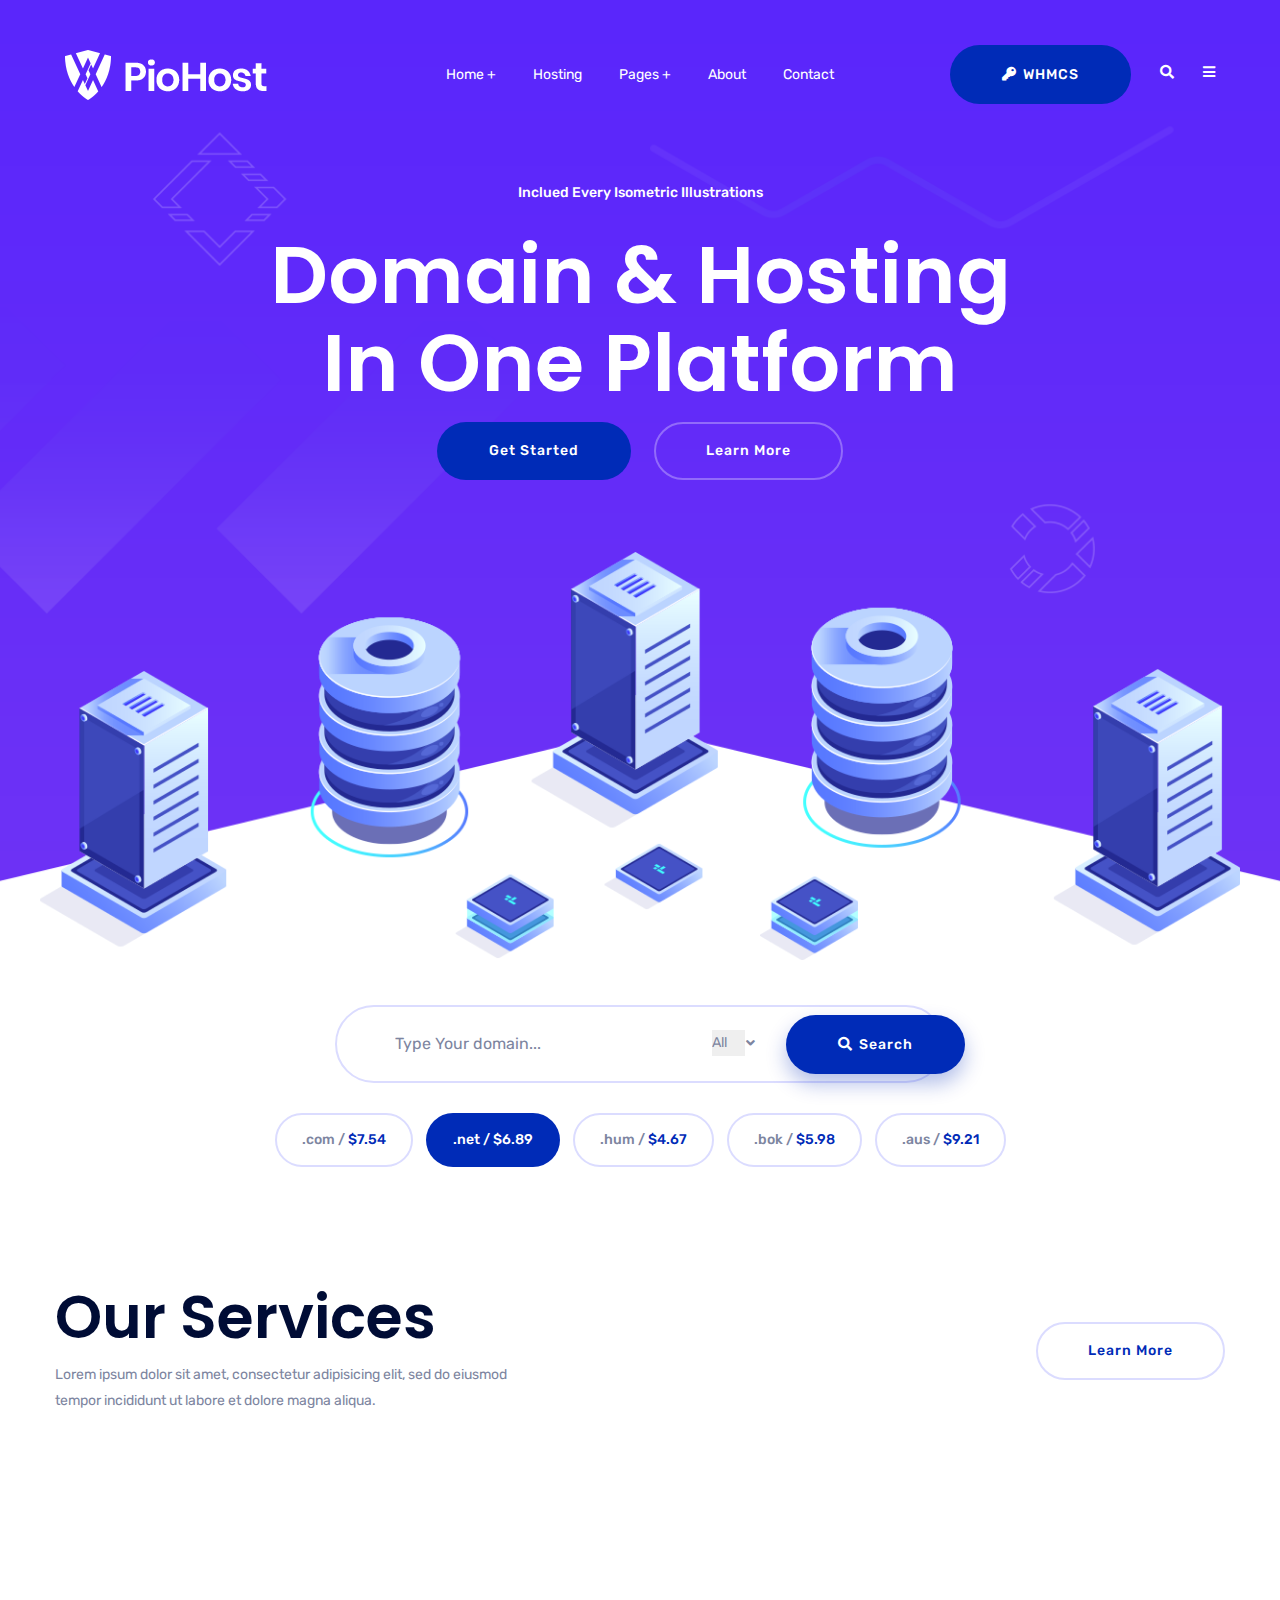
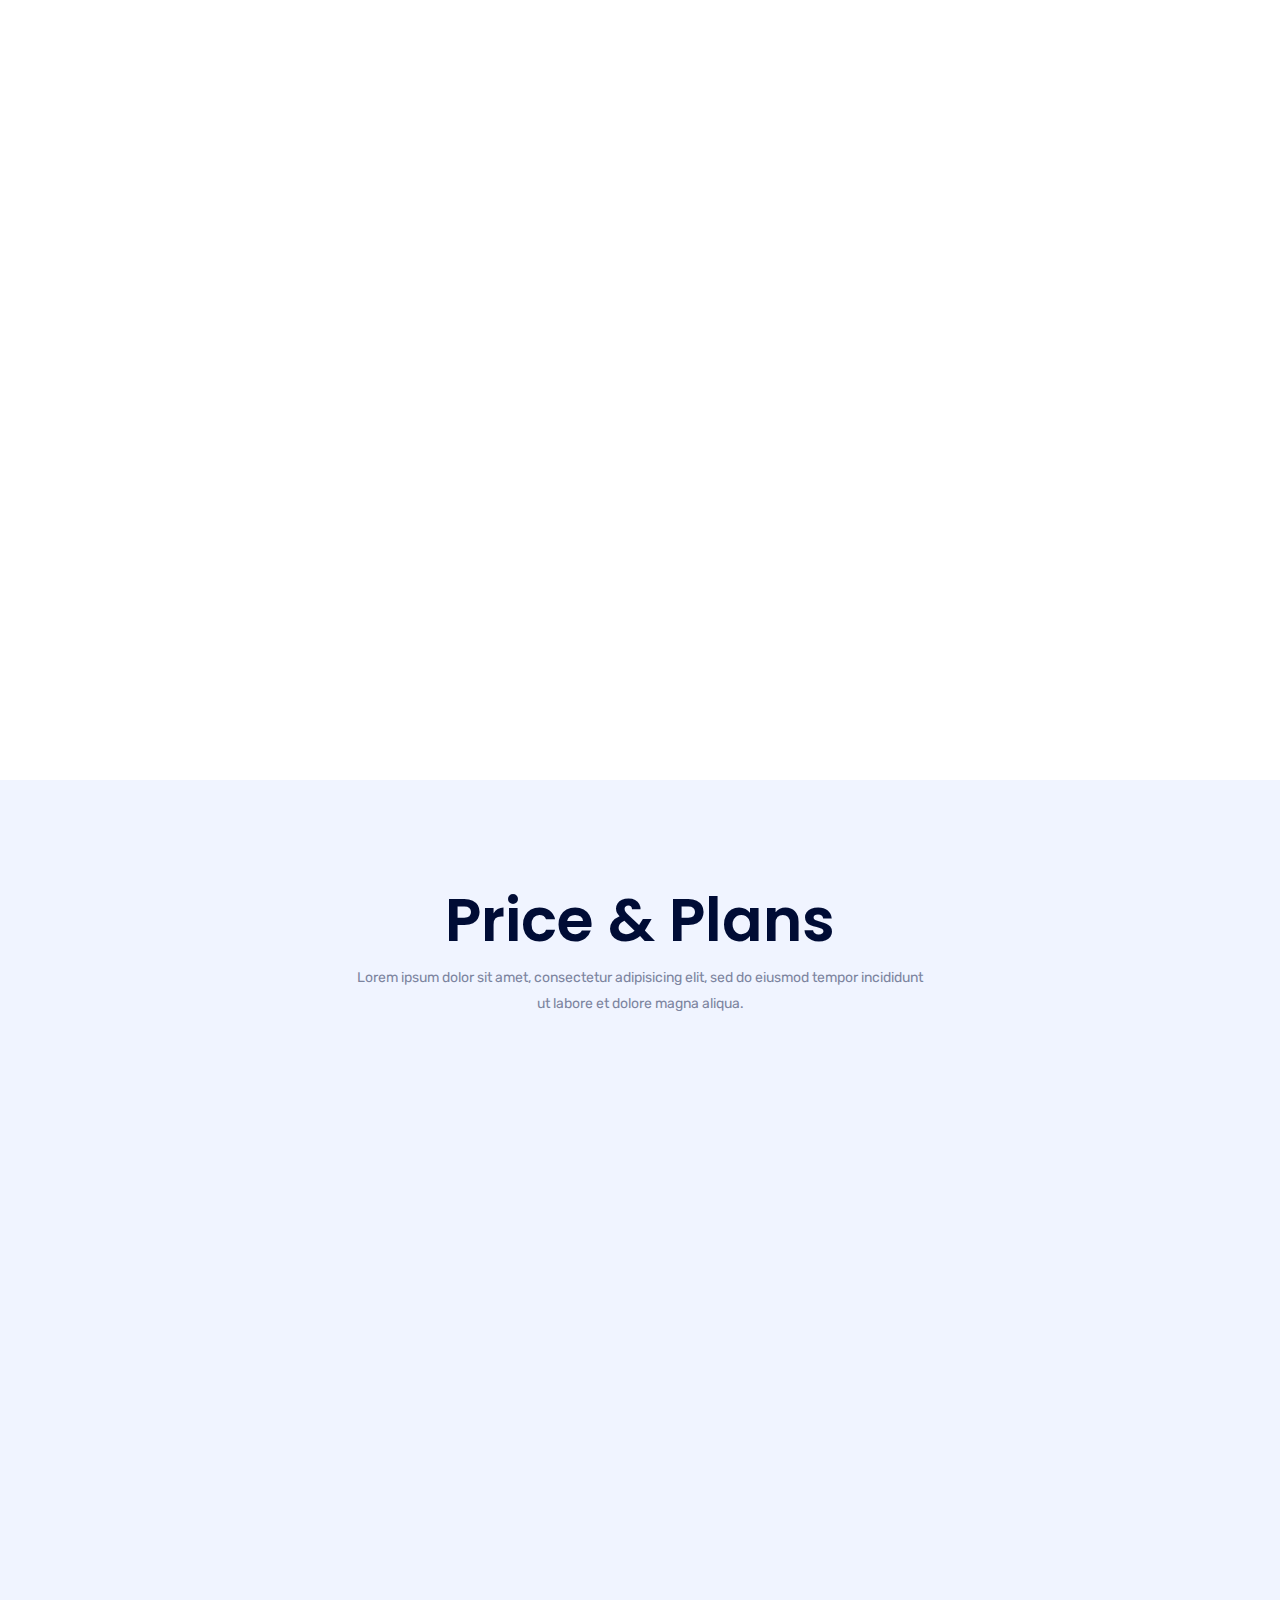
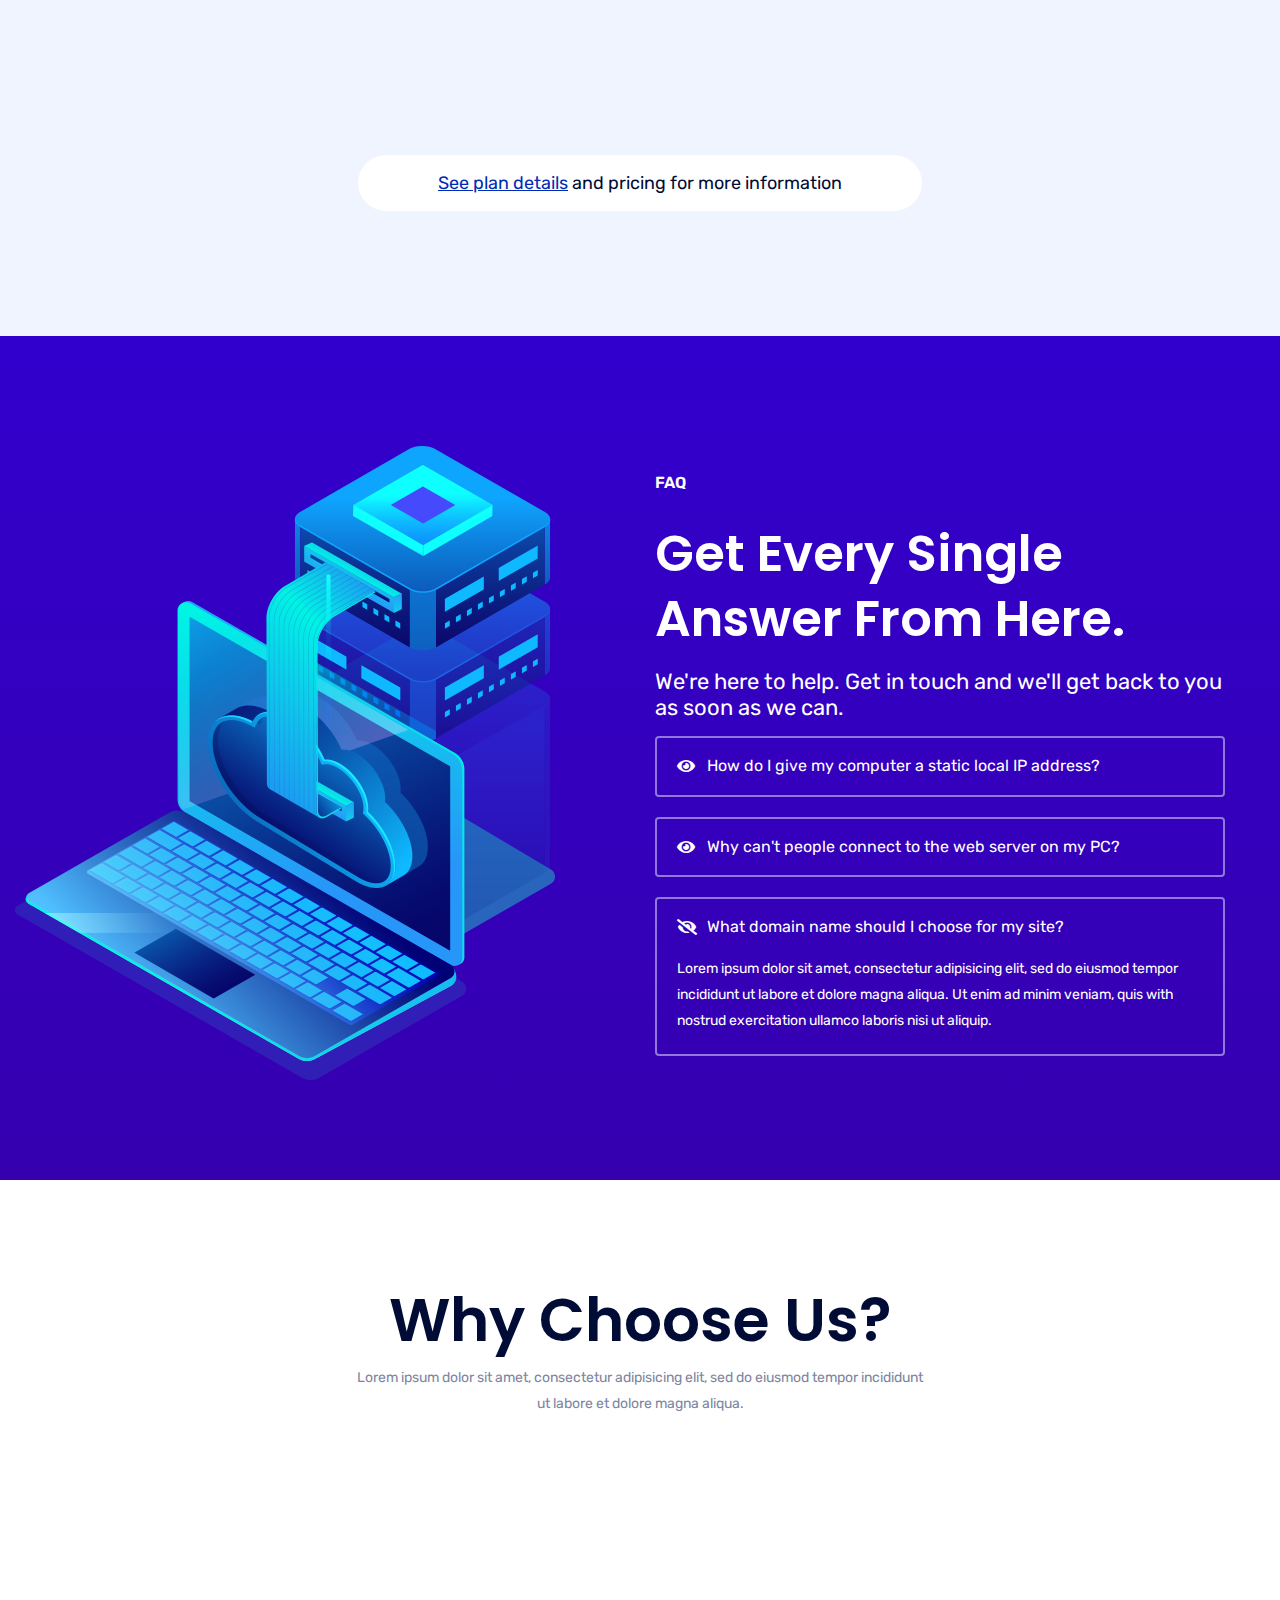
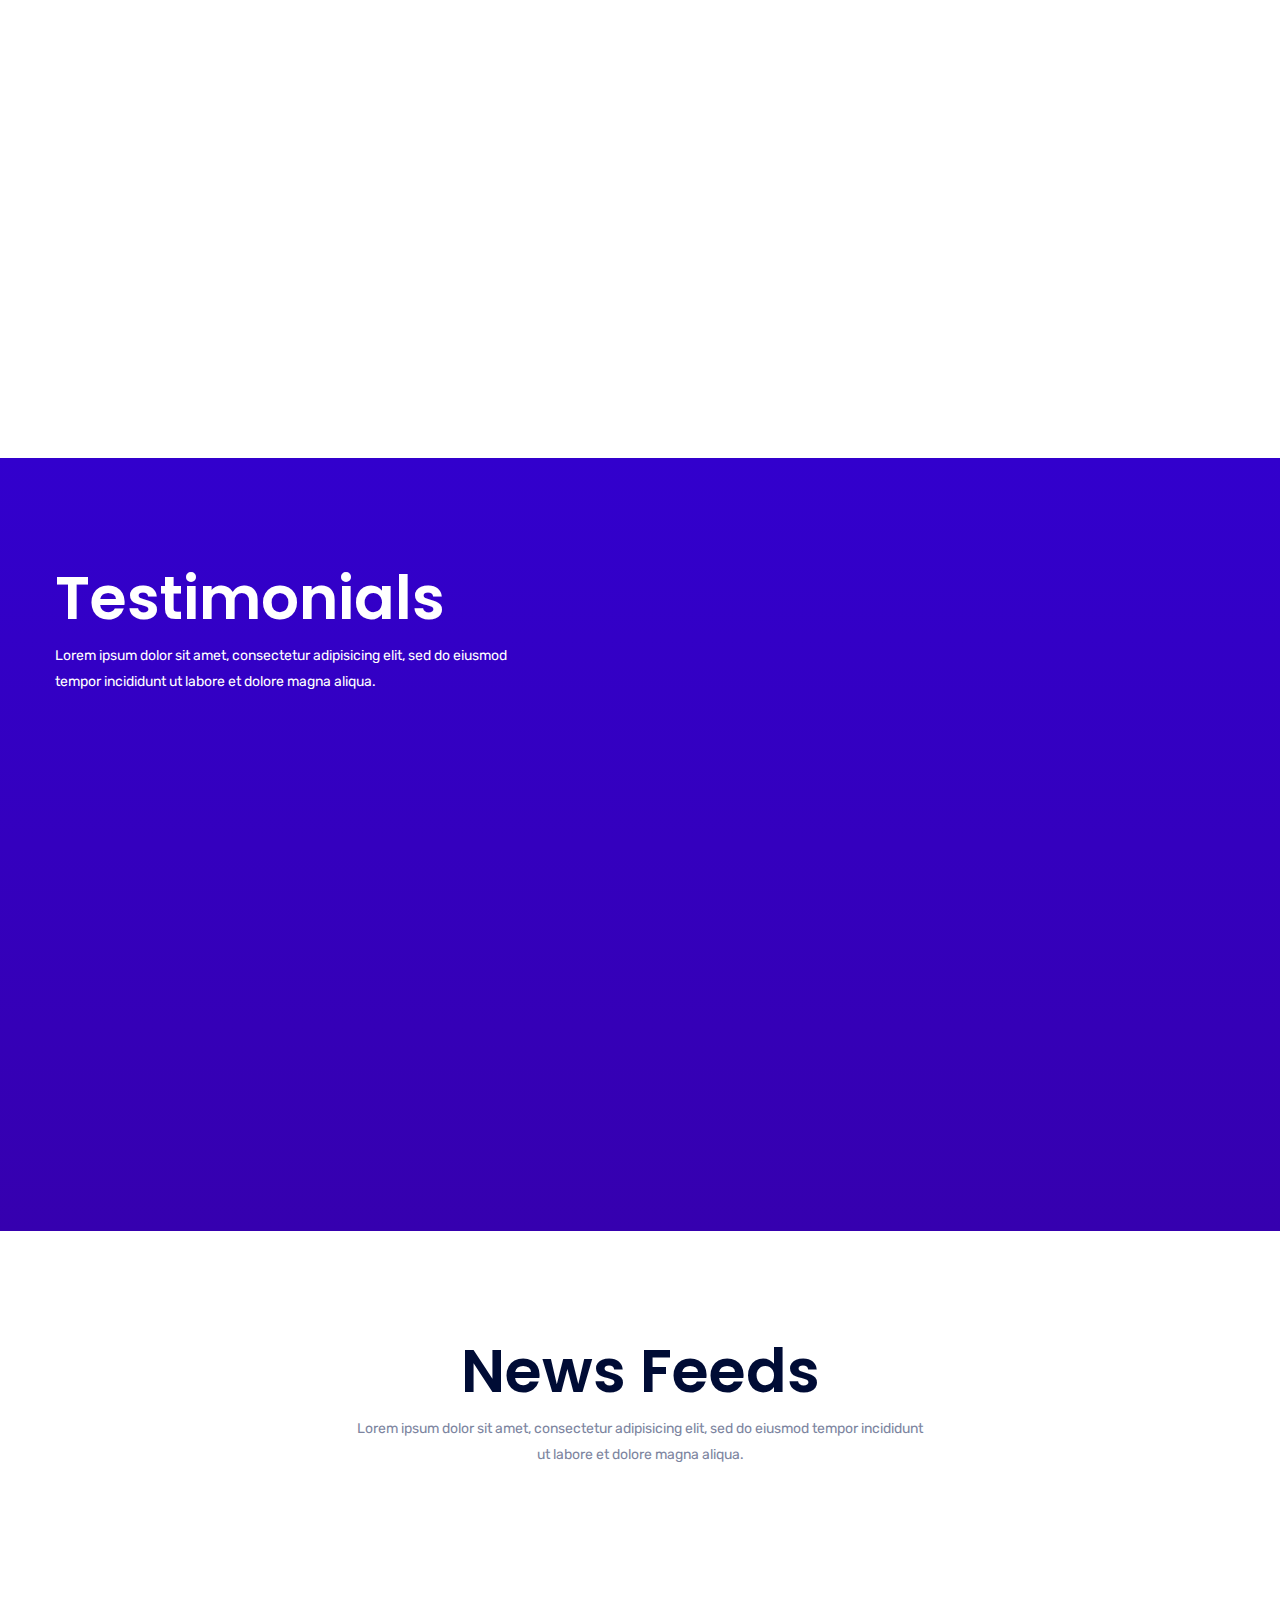
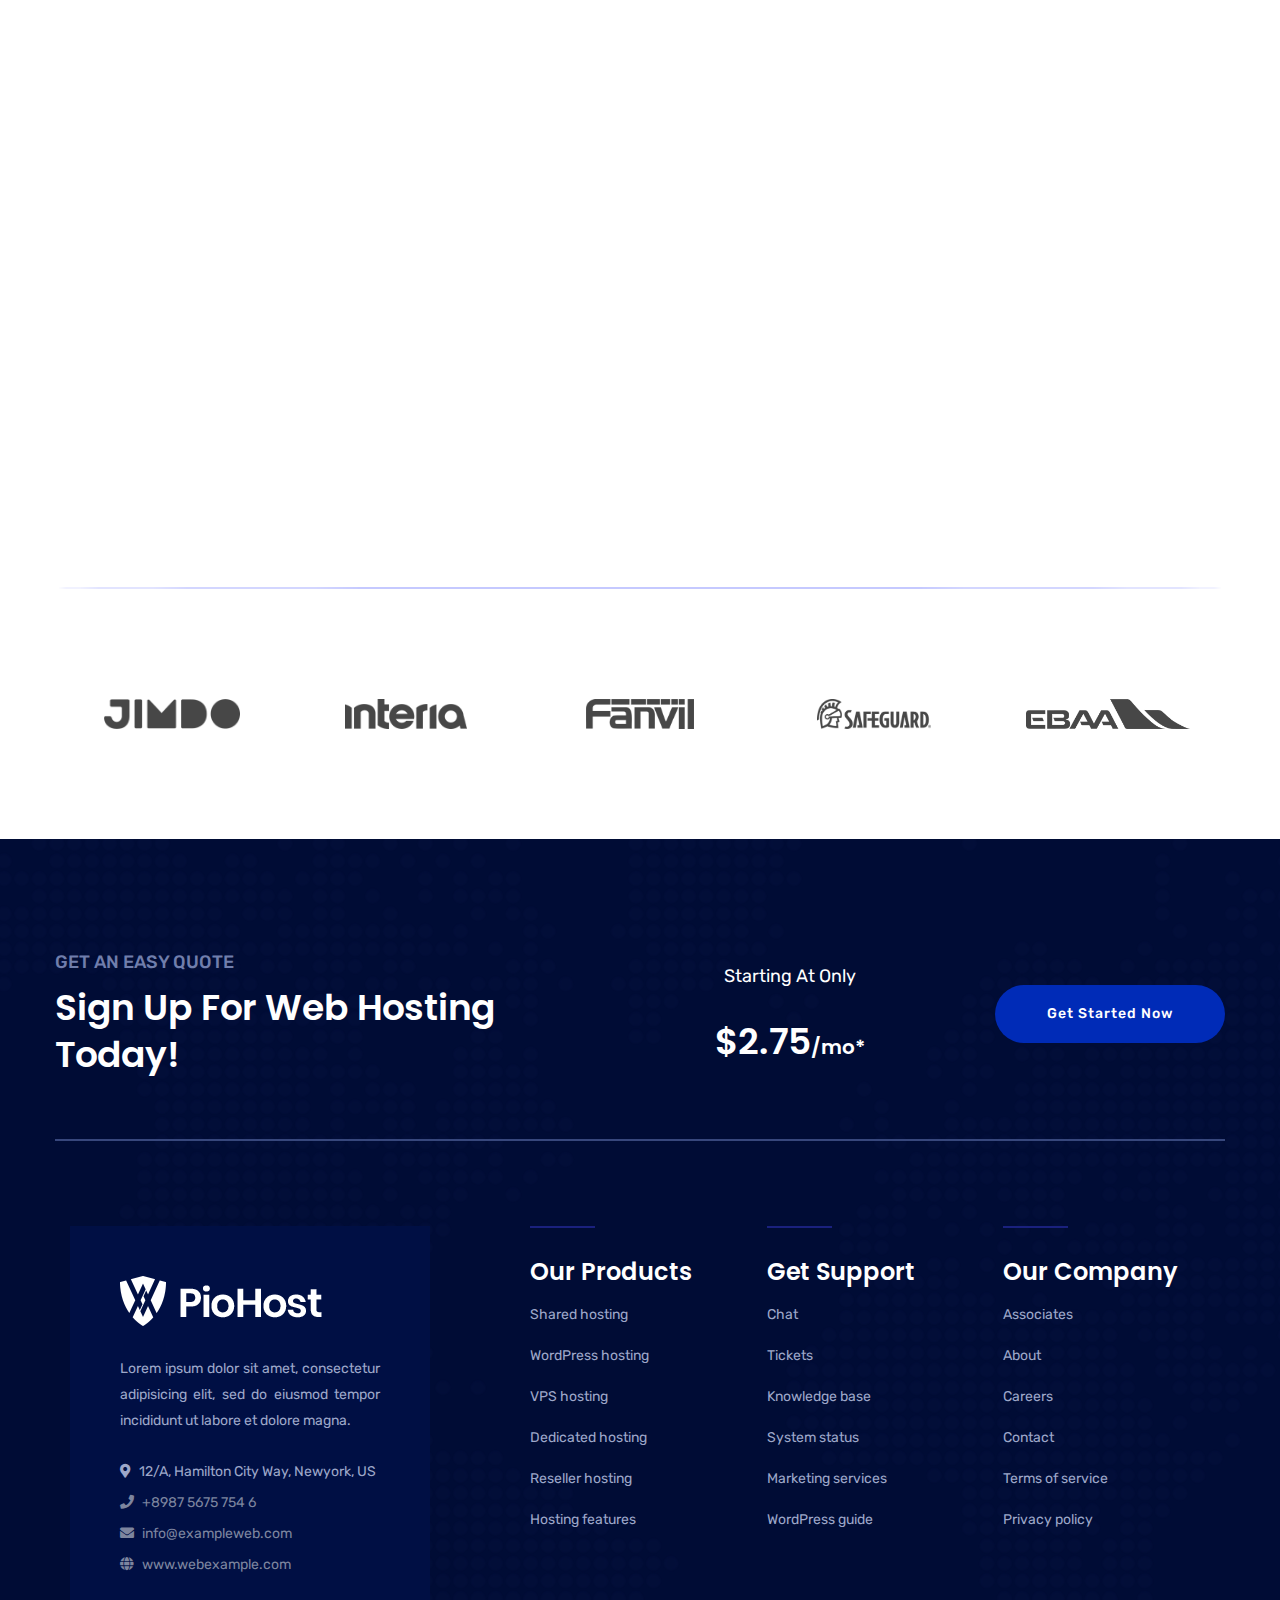
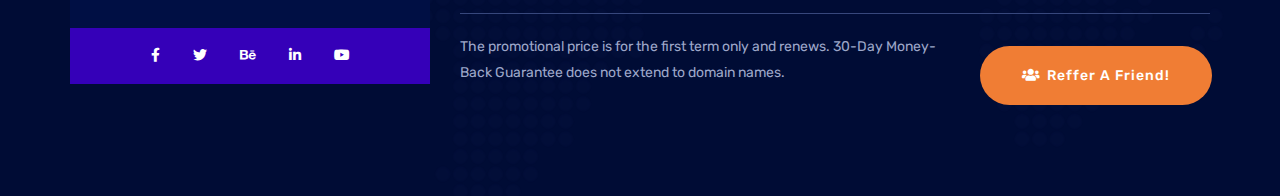
<file: index.html>
<!DOCTYPE html>
<html lang="en">
<head>
   <meta charset="utf-8">
   <meta http-equiv="X-UA-Compatible" content="IE=edge">
   <meta name="description" content="PioHost - Domain and Web Hosting HTML5 Template">
   <meta name="viewport" content="width=device-width, initial-scale=1">


<!-- Title -->
<title>PioHost</title>

<!-- Favicon -->
<link rel="shortcut icon" type="image/x-icon" href="assets/img/favicon.png">


<!-- CSS Here -->
   <!-- SlickNav.css -->
   <link rel="stylesheet" href="assets/css/slicknav.min.css">
   <!-- MagnificPopup.css -->
   <link rel="stylesheet" href="assets/css/magnific-popup.css">
   <!-- SlickSlider.css -->
   <link rel="stylesheet" href="assets/css/slick.css">
   <!-- Animated.css -->
   <link rel="stylesheet" href="assets/css/animate.min.css">
   <!-- Owl.carousel.css -->
   <link rel="stylesheet" href="assets/css/owl.carousel-2.3.4.min.css">
   <!-- Fontawesome.css -->
   <link rel="stylesheet" href="assets/css/fontawesome-free-5.12.0.min.css">
   <!-- Bootstrap.css -->
   <link rel="stylesheet" href="assets/css/bootstrap-4.3.1.min.css">
   <!-- Default.css -->
   <link rel="stylesheet" href="assets/css/default.css">
   <!-- Style.css -->
   <link rel="stylesheet" href="assets/css/style.css">
   <!-- Responsive.css -->
   <link rel="stylesheet" href="assets/css/responsive.css">


   <!-- Jquery -->
   <script src="assets/js/jquery-3.4.1.min.js"></script>

</head>
<body>
<!-- Start Header Area -->
<header class="header-area header-absolute header-space">
    <div class="container-fluid">
        <div class="header-wrapper">
            <div class="row">
                <div class="col-xl-3 col-lg-3 col-6 d-flex align-items-center">
                    <div class="site-logo">
                        <a href="index.html"><img src="assets/img/logo.png" alt=""></a>
                    </div>
                </div>
                <div class="col-6 d-lg-none d-block static">
                    <div class="show-mobile-menu"></div>
                </div>
                <div class="col-xl-6 col-lg-6 d-none d-lg-block">
                    <nav>
                        <ul class="main-menu text-center " id="mobile-menu">
                            <li><a href="index.html">Home  +</i></a>
                                <ul class="submenu">
                                    <li><a href="index.html">HomePage 01</a></li>
                                    <li><a href="home-2.html">HomePage 02</a></li>
                                    <li><a href="home-3.html">HomePage 03</a></li>
                                </ul>
                            </li>
                            <li><a href="hosting.html">Hosting </a></li>
                            <li><a href="#"> Pages  +</a>
                                <ul class="submenu">
                                    <li><a href="affiliate.html">Affiliate</a></li>
                                    <li><a href="faq.html">FAQs</a></li>
                                    <li><a href="privacy.html">Privacy & policy</a></li>
                                    <li><a href="search-domain.html">Search Domain</a></li>
                                    <li><a href="support.html">Support</a></li>
                                    <li><a href="team.html">Team</a></li>
                                    <li><a href="login.html">Login</a></li>
                                    <li><a href="register.html">Register</a></li>
                                    <li><a href="recover.html">Recover</a></li>
                                </ul>
                            </li>
                            <li><a href="about.html">About</a></li>
                            <li><a href="contact.html">Contact</a></li>
                        </ul>
                    </nav>
                </div>
                <div class="col-xl-3 col-lg-3 d-none d-lg-block">
                    <div class="header-right">
                        <div class="bar float-right ">
                            <a class="info-bar" href="javascript:void(0)"><i class="fas fa-bars"></i></a>
                        </div>
                        <div class="search float-right">
                            <a class="nav-search search-trigger" href="#"><i class="fas fa-search"></i></a>
                        </div>
                        <div class="header-btn float-right d-none d-xl-block">
                            <a class="btn header-btn" href="#"><i class="fas fa-key"></i> WHMCS</a>
                        </div>
                    </div>
                </div>
            </div>
        </div>
    </div>
</header>

<!-- info bar -->
<div class="extra-info">
    <div class="close-icon">
        <button>
            <i class="far fa-window-close"></i>
        </button>
    </div>
    <div class="logo-side mb-30">
        <a href="index.html">
            <img src="assets/img/logo.png" alt="" />
        </a>
    </div>
    <div class="side-info mb-30">
        <div class="contact-list mb-30">
            <h4>Office Address</h4>
            <p>123/A, Miranda City Likaoli
                Prikano, Dope</p>
        </div>
        <div class="contact-list mb-30">
            <h4>Phone Number</h4>
            <p>+0989 7876 9865 9</p>
            <p>+(090) 8765 86543 85</p>
        </div>
        <div class="contact-list mb-30">
            <h4>Email Address</h4>
            <p>info@example.com</p>
            <p>example.mail@hum.com</p>
        </div>
    </div>
    <div class="instagram">
        <a href="#">
            <img src="assets/img/info-bar/ins1.jpg" alt="">
        </a>
        <a href="#">
            <img src="assets/img/info-bar/ins2.jpg" alt="">
        </a>
        <a href="#">
            <img src="assets/img/info-bar/ins3.jpg" alt="">
        </a>
        <a href="#">
            <img src="assets/img/info-bar/ins4.jpg" alt="">
        </a>
        <a href="#">
            <img src="assets/img/info-bar/ins5.jpg" alt="">
        </a>
        <a href="#">
            <img src="assets/img/info-bar/ins1.jpg" alt="">
        </a>
    </div>
    <div class="social-icon-right mt-20">
        <a href="#">
            <i class="fab fa-facebook-f"></i>
        </a>
        <a href="#">
            <i class="fab fa-twitter"></i>
        </a>
        <a href="#">
            <i class="fab fa-google-plus-g"></i>
        </a>
        <a href="#">
            <i class="fab fa-instagram"></i>
        </a>
    </div>
</div>
<!-- info bar -->
<!-- End Header Area -->
<main>
    <!-- Start Slider Area -->
    <section class="slider-area position-relative">
        <div class="slider-carousel">
            <div class="single-slider text-center" style="background-image: url(assets/img/slider/slide-bg.png);">
                <div class="container">
                    <div class="row">
                        <div class="col-lg-8 offset-lg-2">
                            <div class="slider-text pt-180">
                                <span class="wow fadeInUp animated" data-wow-delay=".3s">Inclued Every Isometric Illustrations</span>
                                <h2 class="wow fadeInUp animated" data-wow-delay=".5s">Domain & Hosting In One Platform</h2>
                                <div class="slider-btn wow fadeInUp animated" data-wow-delay=".9s">
                                    <a class="btn" href="#">Get Started</a>
                                    <a class="btn btn-border" href="#">Learn More</a>
                                </div>
                            </div>
                        </div>
                    </div>
                </div>
            </div>
        </div>
        <div class="slider-bottom">
            <div class="container">
                <div class="row">
                    <div class="col-12">
                        <div class="slider-bottom-img wow fadeInUp animated" data-wow-delay="1.3s">
                            <img src="assets/img/slider/sarver.png" alt="">
                        </div>
                    </div>
                </div>
            </div>
        </div>
    </section>
    <!-- End Slider Area -->
    <!-- Start Domain Search Area -->
    <section class="domain-search-area pt-45 pb-120">
        <div class="container">
            <div class="row">
                <div class="col-xl-8 offset-xl-2 col-lg-10 offset-lg-1 col-12">
                    <div class="domain-search">
                        <div class="position-relative">
                            <form action="#">
                                <input type="text" placeholder="Type Your domain...">
                                <button type="button" class="btn"><i class="fas fa-search"></i> search</button>
                                <div class="domain-select">
                                    <select name="select">
                                        <option value="1">All</option>
                                        <option value="1">.Net</option>
                                        <option value="1">.Com</option>
                                        <option value="1">.Org</option>
                                        <option value="1">.Co</option>
                                        <option value="1">.Biz</option>
                                    </select>
                                </div>
                            </form>
                        </div>
                    </div>
                    <div class="domain-list mt-30">
                        <ul>
                            <li><a href="#">.com  /  <span>$7.54</span></a></li>
                            <li class="active"><a  href="#">.net  /  <span>$6.89</span></a></li>
                            <li><a href="#">.hum /  <span>$4.67</span></a></li>
                            <li><a href="#">.bok  / <span>$5.98</span></a></li>
                            <li><a href="#">.aus  /  <span>$9.21</span></a></li>
                        </ul>
                    </div>
                </div>
            </div>
        </div>
    </section>
    <!-- End Domain Search Area -->
    <!-- Start Service Area -->
    <section class="service-area mb-40">
        <div class="container">
            <div class="row align-items-center mb-40">
                <div class="col-lg-5">
                    <div class="section-title mb-30">
                        <h2>Our Services</h2>
                        <p>Lorem ipsum dolor sit amet, consectetur adipisicing elit, sed do eiusmod tempor incididunt ut labore et dolore magna aliqua. </p>
                    </div>
                </div>
                <div class="col-lg-7">
                    <div class="service-link text-left text-lg-right mb-30">
                        <a href="#" class="btn btn-soft-border">Learn More</a>
                    </div>
                </div>
            </div>
            <div class="row">
                <div class="col-lg-4 col-md-6">
                    <div class="services-box text-center wow fadeInUp  animated" data-wow-delay=".3s">
                        <div class="service-icon">
                            <img src="assets/img/service/service1.png" alt="">
                        </div>
                        <div class="service-content">
                            <h3><a href="#">Shared Hosting</a></h3>
                            <p>Lorem ipsum dolor sit amet, consectetur adipisicing elit, sed do eiusmod temp
                                or incididunt ut labore.</p>
                                <a class="service-link" href="#"><i class="fas fa-angle-right"></i></a>
                        </div>
                    </div>
                </div>
                <div class="col-lg-4 col-md-6">
                    <div class="services-box text-center wow fadeInUp  animated" data-wow-delay=".5s">
                        <div class="service-icon">
                            <img src="assets/img/service/service2.png" alt="">
                        </div>
                        <div class="service-content">
                            <h3><a href="#">VPS Hosting</a></h3>
                            <p>Lorem ipsum dolor sit amet, consectetur adipisicing elit, sed do eiusmod temp
                                or incididunt ut labore.</p>
                                <a class="service-link" href="#"><i class="fas fa-angle-right"></i></a>
                        </div>
                    </div>
                </div>
                <div class="col-lg-4 col-md-6">
                    <div class="services-box text-center wow fadeInUp  animated" data-wow-delay=".7s">
                        <div class="service-icon">
                            <img src="assets/img/service/service3.png" alt="">
                        </div>
                        <div class="service-content">
                            <h3><a href="#">Reseller Hosting</a></h3>
                            <p>Lorem ipsum dolor sit amet, consectetur adipisicing elit, sed do eiusmod temp
                                or incididunt ut labore.</p>
                                <a class="service-link" href="#"><i class="fas fa-angle-right"></i></a>
                        </div>
                    </div>
                </div>
                <div class="col-lg-4 col-md-6">
                    <div class="services-box text-center wow fadeInUp  animated" data-wow-delay=".9s">
                        <div class="service-icon">
                            <img src="assets/img/service/service4.png" alt="">
                        </div>
                        <div class="service-content">
                            <h3><a href="#">Cloud Hosting</a></h3>
                            <p>Lorem ipsum dolor sit amet, consectetur adipisicing elit, sed do eiusmod temp
                                or incididunt ut labore.</p>
                                <a class="service-link" href="#"><i class="fas fa-angle-right"></i></a>
                        </div>
                    </div>
                </div>
                <div class="col-lg-4 col-md-6">
                    <div class="services-box text-center wow fadeInUp  animated" data-wow-delay="1.1s">
                        <div class="service-icon">
                            <img src="assets/img/service/service5.png" alt="">
                        </div>
                        <div class="service-content">
                            <h3><a href="#">Dedicated Hosting</a></h3>
                            <p>Lorem ipsum dolor sit amet, consectetur adipisicing elit, sed do eiusmod temp
                                or incididunt ut labore.</p>
                                <a class="service-link" href="#"><i class="fas fa-angle-right"></i></a>
                        </div>
                    </div>
                </div>
                <div class="col-lg-4 col-md-6">
                    <div class="services-box text-center wow fadeInUp  animated" data-wow-delay="1.3s">
                        <div class="service-icon">
                            <img src="assets/img/service/service6.png" alt="">
                        </div>
                        <div class="service-content">
                            <h3><a href="#">Domain Name</a></h3>
                            <p>Lorem ipsum dolor sit amet, consectetur adipisicing elit, sed do eiusmod temp
                                or incididunt ut labore.</p>
                                <a class="service-link" href="#"><i class="fas fa-angle-right"></i></a>
                        </div>
                    </div>
                </div>
            </div>
        </div>
    </section>
    <!-- End Service Area -->
    <!-- Star Pricing Area -->
    <section class="pricing-area pt-110 pb-110 gray-bg">
        <div class="container">
            <div class="row">
                <div class="col-lg-6 offset-lg-3">
                    <div class="section-title text-center mb-70">
                        <h2>Price & Plans</h2>
                        <p>Lorem ipsum dolor sit amet, consectetur adipisicing elit, sed do eiusmod
                            tempor incididunt ut labore et dolore magna aliqua. </p>
                    </div>
                </div>
            </div>
            <div class="row">
                <div class="col-lg-4 col-md-6">
                    <div class="pricing-wrapper white-bg mt-30 text-center wow fadeInUp " data-wow-delay=".3s">
                        <div class="pricing-icon">
                            <img src="assets/img/pricing/icon1.png" alt="">
                        </div>
                        <div class="pricing-title">
                            <h3>Cloud Hosting</h3>
                        </div>
                        <div class="pricing-content">
                            <h2>$<span>34</span>/mo</h2>
                            <p>PioHosting offers hosting plans that are secure, reliable, and performing for just $580.58/year.</p>
                        </div>
                        <div class="pricing-link">
                            <a href="#" class="btn btn-soft-border">Purchase Now</a>
                        </div>
                    </div>
                </div>
                <div class="col-lg-4 col-md-6">
                    <div class="pricing-wrapper white-bg mt-30 text-center wow fadeInUp" data-wow-delay=".5s">
                        <div class="pricing-icon">
                            <img src="assets/img/pricing/icon2.png" alt="">
                        </div>
                        <div class="pricing-title">
                            <h3>VPS Hosting</h3>
                        </div>
                        <div class="pricing-content">
                            <h2>$<span>46</span>/mo</h2>
                            <p>PioHosting offers hosting plans that are secure, reliable, and performing for just $580.58/year.</p>
                        </div>
                        <div class="pricing-link">
                            <a href="#" class="btn btn-soft-border">Purchase Now</a>
                        </div>
                    </div>
                </div>
                <div class="col-lg-4 col-md-6">
                    <div class="pricing-wrapper white-bg mt-30 text-center wow fadeInUp" data-wow-delay=".7s">
                        <div class="pricing-icon">
                            <img src="assets/img/pricing/icon3.png" alt="">
                        </div>
                        <div class="pricing-title">
                            <h3>Shared Hosting</h3>
                        </div>
                        <div class="pricing-content">
                            <h2>$<span>17</span>/mo</h2>
                            <p>PioHosting offers hosting plans that are secure, reliable, and performing for just $580.58/year.</p>
                        </div>
                        <div class="pricing-link">
                            <a href="#" class="btn btn-soft-border">Purchase Now</a>
                        </div>
                    </div>
                </div>
            </div>
            <div class="row">
                <div class="col-12">
                    <div class="plan-details text-center mt-50">
                        <p><a href="#">See plan details</a> and pricing for more information</p>
                    </div>
                </div>
            </div>
        </div>
    </section>
    <!-- End Pricing Area -->
    <!-- Start FAQ Area -->
    <section class="faq-area grand-bg pt-110 pb-100">
        <div class="container">
            <div class="row">
                <div class="col-xl-6">
                    <img class="bounce-animate" src="assets/img/faq-bg.png" alt="">
                </div>
                <div class="col-xl-6 d-flex align-items-center">
                    <div class="faq-wrapper">
                       <div class="section-title-white">
                           <span>Faq</span>
                           <h2>Get Every Single Answer From Here.</h2>
                           <p>We're here to help. Get in touch and we'll get back to you
                            as soon as we can.</p>
                       </div>
                       
                       <div id="accordion" class="style-faq">
                            <div class="card">
                                <div class="card-header" id="headingOne">
                                    <h6 class="mb-0">
                                        <a data-toggle="collapse" href="" data-target="#collapse1" aria-expanded="false" class="collapsed">
                                            How do I give my computer a static local IP address?
                                        </a>
                                    </h6>
                                </div>
                                <div id="collapse1" class="collapse" aria-labelledby="headingOne" data-parent="#accordion">
                                    <div class="card-body">
                                        Lorem ipsum dolor sit amet, consectetur adipisicing elit, sed do eiusmod tempor incididunt ut labore et dolore magna aliqua. Ut enim ad minim veniam, quis with nostrud exercitation ullamco laboris nisi ut aliquip.
                                    </div>
                                </div>
                            </div>

                            <div class="card">
                                <div class="card-header" id="headingTwo">
                                    <h6 class="mb-0">
                                        <a data-toggle="collapse" href="" data-target="#collapse2" aria-expanded="false" class="collapsed">
                                            Why can't people connect to the web server on my PC?
                                        </a>
                                    </h6>
                                </div>
                                <div id="collapse2" class="collapse" aria-labelledby="headingTwo" data-parent="#accordion">
                                    <div class="card-body">
                                        Lorem ipsum dolor sit amet, consectetur adipisicing elit, sed do eiusmod tempor incididunt ut labore et dolore magna aliqua. Ut enim ad minim veniam, quis with nostrud exercitation ullamco laboris nisi ut aliquip.
                                    </div>
                                </div>
                            </div>
                            <div class="card">
                                <div class="card-header" id="headingThree">
                                    <h6 class="mb-0">
                                        <a data-toggle="collapse" href="" data-target="#collapse3" aria-expanded="true" >
                                            What domain name should I choose for my site?
                                        </a>
                                    </h6>
                                </div>
                                <div id="collapse3" class="collapse show" aria-labelledby="headingThree" data-parent="#accordion">
                                    <div class="card-body">
                                        Lorem ipsum dolor sit amet, consectetur adipisicing elit, sed do eiusmod tempor incididunt ut labore et dolore magna aliqua. Ut enim ad minim veniam, quis with nostrud exercitation ullamco laboris nisi ut aliquip.
                                    </div>
                                </div>
                            </div>
                        </div>
                    </div>
                </div>
            </div>
        </div>
    </section>
    <!-- End FAQ Area -->
    <!-- Start Choose Area -->
    <section class="choose-area pt-110 pb-80">
        <div class="container">
            <div class="row">
                <div class="col-lg-6 offset-lg-3">
                    <div class="section-title text-center mb-70">
                        <h2>Why Choose Us?</h2>
                        <p>Lorem ipsum dolor sit amet, consectetur adipisicing elit, sed do eiusmod
                            tempor incididunt ut labore et dolore magna aliqua. </p>
                    </div>
                </div>
            </div>
            <div class="row">
                <div class="col-lg-4">
                    <div class="choose-box text-center wow fadeInUp  animated" data-wow-delay=".5s">
                        <img src="assets/img/choose/choose1.png" alt="">
                        <div class="choose-content ">
                            <span>01</span>
                            <h3>Data Migration</h3>
                            <p>PioHosting flexible Managed Backup Solutions will help simplify the protection of yourv data.</p>
                        </div>
                    </div>
                </div>
                <div class="col-lg-4">
                    <div class="choose-box text-center active wow fadeInUp  animated" data-wow-delay=".5s">
                        <img src="assets/img/choose/choose2.png" alt="">
                        <div class="choose-content ">
                            <span>02</span>
                            <h3>DoS Protection</h3>
                            <p>PioHosting flexible Managed Backup Solutions will help simplify the protection of yourv data.</p>
                        </div>
                    </div>
                </div>
                <div class="col-lg-4">
                    <div class="choose-box text-center wow fadeInUp  animated" data-wow-delay=".5s">
                        <img src="assets/img/choose/choose3.png" alt="">
                        <div class="choose-content ">
                            <span>03</span>
                            <h3>Data Security</h3>
                            <p>PioHosting flexible Managed Backup Solutions will help simplify the protection of yourv data.</p>
                        </div>
                    </div>
                </div>
            </div>
        </div>
    </section>
    <!-- End Choose Area -->
    <!-- Start Testimonial Area -->
    <section class="testimonial-area grand-bg pt-110 pb-80">
        <div class="container">
            <div class="row">
                <div class="col-lg-5">
                    <div class="section-title mb-70">
                        <h2>Testimonials</h2>
                        <p>Lorem ipsum dolor sit amet, consectetur adipisicing elit, sed do eiusmod
                            tempor incididunt ut labore et dolore magna aliqua. </p>
                    </div>
                </div>
            </div>
            <div class="row active-testimonial wow fadeInUp" data-wow-delay=".5s">
                <div class="col-lg-4">
                    <div class="testimonial-wrapper white-bg" >
                        <div class="testimonial-title">
                            <div class="testimonial-star">
                                <i class="fas fa-star"></i>
                                <i class="fas fa-star"></i>
                                <i class="fas fa-star"></i>
                                <i class="fas fa-star"></i>
                                <i class="fas fa-star"></i>
                            </div>
                            <span>“ Design Quality ”</span>
                        </div>
                        <div class="testimonial-text">
                            <span>Lorem ipsum dolor sit amet, consectetur adipisicing elit, sed do eiusmod tempor inci didunt ut labore et dolore magna aliqua. Ut enim ad minim veniam, quis nostrud exerc itation ullamco laboris nisi. </span>
                        </div>
                        <div class="testimonial-author ">
                            <div class="testimonial-img">
                                <img src="assets/img/user/team-img-1.png" alt="">
                            </div>
                            <div class="author-name">
                                <h6>Rosalina D. Williamson</h6>
                                <span>Founder, Google</span>
                            </div>
                        </div>
                    </div>
                </div>
                <div class="col-lg-4">
                    <div class="testimonial-wrapper white-bg" >
                        <div class="testimonial-title">
                            <div class="testimonial-star">
                                <i class="fas fa-star"></i>
                                <i class="fas fa-star"></i>
                                <i class="fas fa-star"></i>
                                <i class="fas fa-star"></i>
                                <i class="fas fa-star"></i>
                            </div>
                            <span>“ Development ”</span>
                        </div>
                        <div class="testimonial-text">
                            <span>Lorem ipsum dolor sit amet, consectetur adipisicing elit, sed do eiusmod tempor inci didunt ut labore et dolore magna aliqua. Ut enim ad minim veniam, quis nostrud exerc itation ullamco laboris nisi. </span>
                        </div>
                        <div class="testimonial-author ">
                            <div class="testimonial-img">
                                <img src="assets/img/user/team-img-2.png" alt="">
                            </div>
                            <div class="author-name">
                                <h6>Rosalina D. Williamson</h6>
                                <span>Founder, Google</span>
                            </div>
                        </div>
                    </div>
                </div>
                <div class="col-lg-4">
                    <div class="testimonial-wrapper white-bg">
                        <div class="testimonial-title">
                            <div class="testimonial-star">
                                <i class="fas fa-star"></i>
                                <i class="fas fa-star"></i>
                                <i class="fas fa-star"></i>
                                <i class="fas fa-star"></i>
                                <i class="fas fa-star"></i>
                            </div>
                            <span>“ Hosting ”</span>
                        </div>
                        <div class="testimonial-text">
                            <span>Lorem ipsum dolor sit amet, consectetur adipisicing elit, sed do eiusmod tempor inci didunt ut labore et dolore magna aliqua. Ut enim ad minim veniam, quis nostrud exerc itation ullamco laboris nisi. </span>
                        </div>
                        <div class="testimonial-author ">
                            <div class="testimonial-img">
                                <img src="assets/img/user/team-img-3.png" alt="">
                            </div>
                            <div class="author-name">
                                <h6>Rosalina D. Williamson</h6>
                                <span>Founder, Google</span>
                            </div>
                        </div>
                    </div>
                </div>
                <div class="col-lg-4">
                    <div class="testimonial-wrapper white-bg">
                        <div class="testimonial-title">
                            <div class="testimonial-star">
                                <i class="fas fa-star"></i>
                                <i class="fas fa-star"></i>
                                <i class="fas fa-star"></i>
                                <i class="fas fa-star"></i>
                                <i class="fas fa-star"></i>
                            </div>
                            <span>“ Design Quality ”</span>
                        </div>
                        <div class="testimonial-text">
                            <span>Lorem ipsum dolor sit amet, consectetur adipisicing elit, sed do eiusmod tempor inci didunt ut labore et dolore magna aliqua. Ut enim ad minim veniam, quis nostrud exerc itation ullamco laboris nisi. </span>
                        </div>
                        <div class="testimonial-author ">
                            <div class="testimonial-img">
                                <img src="assets/img/user/team-img-1.png" alt="">
                            </div>
                            <div class="author-name">
                                <h6>Rosalina D. Williamson</h6>
                                <span>Founder, Google</span>
                            </div>
                        </div>
                    </div>
                </div>
                <div class="col-lg-4">
                    <div class="testimonial-wrapper white-bg" >
                        <div class="testimonial-title">
                            <div class="testimonial-star">
                                <i class="fas fa-star"></i>
                                <i class="fas fa-star"></i>
                                <i class="fas fa-star"></i>
                                <i class="fas fa-star"></i>
                                <i class="fas fa-star"></i>
                            </div>
                            <span>“ Development ”</span>
                        </div>
                        <div class="testimonial-text">
                            <span>Lorem ipsum dolor sit amet, consectetur adipisicing elit, sed do eiusmod tempor inci didunt ut labore et dolore magna aliqua. Ut enim ad minim veniam, quis nostrud exerc itation ullamco laboris nisi. </span>
                        </div>
                        <div class="testimonial-author ">
                            <div class="testimonial-img">
                                <img src="assets/img/user/team-img-2.png" alt="">
                            </div>
                            <div class="author-name">
                                <h6>Rosalina D. Williamson</h6>
                                <span>Founder, Google</span>
                            </div>
                        </div>
                    </div>
                </div>
                <div class="col-lg-4">
                    <div class="testimonial-wrapper white-bg" >
                        <div class="testimonial-title">
                            <div class="testimonial-star">
                                <i class="fas fa-star"></i>
                                <i class="fas fa-star"></i>
                                <i class="fas fa-star"></i>
                                <i class="fas fa-star"></i>
                                <i class="fas fa-star"></i>
                            </div>
                            <span>“ Hosting ”</span>
                        </div>
                        <div class="testimonial-text">
                            <span>Lorem ipsum dolor sit amet, consectetur adipisicing elit, sed do eiusmod tempor inci didunt ut labore et dolore magna aliqua. Ut enim ad minim veniam, quis nostrud exerc itation ullamco laboris nisi. </span>
                        </div>
                        <div class="testimonial-author ">
                            <div class="testimonial-img">
                                <img src="assets/img/user/team-img-3.png" alt="">
                            </div>
                            <div class="author-name">
                                <h6>Rosalina D. Williamson</h6>
                                <span>Founder, Google</span>
                            </div>
                        </div>
                    </div>
                </div>
            </div>
        </div>
    </section>
    <!-- End Testimonial Area -->
    <!-- Start Latest Blog Area -->
    <section class="latest-blog-area pt-110">
        <div class="container">
            <div class="latest-blog-wrapper pb-80">
                <div class="row">
                    <div class="col-lg-6 offset-lg-3">
                        <div class="section-title text-center mb-70">
                            <h2>News Feeds</h2>
                            <p>Lorem ipsum dolor sit amet, consectetur adipisicing elit, sed do eiusmod
                                tempor incididunt ut labore et dolore magna aliqua. </p>
                        </div>
                    </div>
                </div>
                <div class="row">
                    <div class="col-lg-4 col-md-6">
                        <div class="latest-blog-box mb-30 wow fadeInUp" data-wow-delay=".3s">
                            <div class="latest-blog-img">
                                <a href="#"><img src="assets/img/blog/blog1.jpg" alt=""></a>
                            </div>
                            <div class="latest-blog-content">
                                <div class="blog-meta">
                                    <ul>
                                        <li>
                                            <img src="assets/img/user/team-img-1.png" alt="">
                                            <span><a href="#">Aurthur William</a></span>
                                        </li>
                                        <li><a href="#"><i class="far fa-calendar"></i>  23rd Mar 2019</a></li>
                                    </ul>
                                </div>
                                <div class="blog-heading">
                                    <h4><a href="#">Hosting as far as the eye is can see! visitor.</a></h4>
                                </div>
                                <div class="blog-text">
                                    <p>Lorem ipsum dolor sit amet, consectetur adipis icing elit, sed do eiusmod tempor incididunt ut labore et dolore magna aliqua.</p>
                                </div>
                            </div>
                        </div>
                    </div>
                    <div class="col-lg-4 col-md-6">
                        <div class="latest-blog-box mb-30 wow fadeInUp" data-wow-delay=".5s">
                            <div class="latest-blog-img">
                                <a href="#"><img src="assets/img/blog/blog2.jpg" alt=""></a>
                            </div>
                            <div class="latest-blog-content">
                                <div class="blog-meta">
                                    <ul>
                                        <li>
                                            <img src="assets/img/user/team-img-2.png" alt="">
                                            <span><a href="#">Aurthur William</a></span>
                                        </li>
                                        <li><a href="#"><i class="far fa-calendar"></i>  23rd Mar 2019</a></li>
                                    </ul>
                                </div>
                                <div class="blog-heading">
                                    <h4><a href="#">Hosting as far as the eye is can see! visitor.</a></h4>
                                </div>
                                <div class="blog-text">
                                    <p>Lorem ipsum dolor sit amet, consectetur adipis icing elit, sed do eiusmod tempor incididunt ut labore et dolore magna aliqua.</p>
                                </div>
                            </div>
                        </div>
                    </div>
                    <div class="col-lg-4 col-md-6">
                        <div class="latest-blog-box mb-30 wow fadeInUp" data-wow-delay=".7s">
                            <div class="latest-blog-img">
                                <a href="#"><img src="assets/img/blog/blog3.jpg" alt=""></a>
                            </div>
                            <div class="latest-blog-content">
                                <div class="blog-meta">
                                    <ul>
                                        <li>
                                            <img src="assets/img/user/team-img-3.png" alt="">
                                            <span><a href="#">Aurthur William</a></span>
                                        </li>
                                        <li><a href="#"><i class="far fa-calendar"></i>  23rd Mar 2019</a></li>
                                    </ul>
                                </div>
                                <div class="blog-heading">
                                    <h4><a href="#">Hosting as far as the eye is can see! visitor.</a></h4>
                                </div>
                                <div class="blog-text">
                                    <p>Lorem ipsum dolor sit amet, consectetur adipis icing elit, sed do eiusmod tempor incididunt ut labore et dolore magna aliqua.</p>
                                </div>
                            </div>
                        </div>
                    </div>
                </div>
            </div>
        </div>
    </section>
    <!-- End Latest Blog Area -->
    <!-- Start Brands Area -->
    <section class="brands-area pt-110 pb-110">
        <div class="container">
            <div class="row">
                <div class="col-12">
                    <div class="brand-active">
                        <div class="single-brand">
                            <a href="#"><img src="assets/img/brands/1.png" alt=""></a>
                        </div>
                        <div class="single-brand">
                            <a href="#"><img src="assets/img/brands/2.png" alt=""></a>
                        </div>
                        <div class="single-brand">
                            <a href="#"><img src="assets/img/brands/3.png" alt=""></a>
                        </div>
                        <div class="single-brand">
                            <a href="#"><img src="assets/img/brands/4.png" alt=""></a>
                        </div>
                        <div class="single-brand">
                            <a href="#"><img src="assets/img/brands/5.png" alt=""></a>
                        </div>
                        <div class="single-brand">
                            <a href="#"><img src="assets/img/brands/1.png" alt=""></a>
                        </div>
                        <div class="single-brand">
                            <a href="#"><img src="assets/img/brands/2.png" alt=""></a>
                        </div>
                        <div class="single-brand">
                            <a href="#"><img src="assets/img/brands/3.png" alt=""></a>
                        </div>
                        <div class="single-brand">
                            <a href="#"><img src="assets/img/brands/4.png" alt=""></a>
                        </div>
                        <div class="single-brand">
                            <a href="#"><img src="assets/img/brands/5.png" alt=""></a>
                        </div>
                    </div>
                </div>
            </div>
        </div>
    </section>
    <!-- End Brands Area -->
</main>
<!-- Start Footer Area -->
<footer class="footer-area pt-110 pb-80" data-overlay=".9" style="background-image: url(assets/img/footer-bg.png);">
<div class="container">
    <div class="footer-top mb-85">
        <div class="row align-items-center">
            <div class="col-lg-6 col-12">
                <div class="footer-signup-text">
                    <span>Get an easy quote</span>
                    <h2>Sign Up For Web Hosting Today!</h2>
                </div>
            </div>
            <div class="col-lg-3 col-md-6">
                <div class="signup-info text-left text-lg-center">
                    <span>Starting At Only</span>
                    <h4><span>$2.75</span>/mo*</h4>
                </div>
            </div>
            <div class="col-lg-3 col-md-6">
                <div class="footer-top-btn text-left text-md-right">
                    <a class="btn" href="#">Get Started Now</a>
                </div>
            </div>
        </div>
    </div>
    <div class="footer-bottom">
        <div class="container">
            <div class="row">
                <div class="col-lg-4">
                    <div class="footer-address-bar">
                        <div class="footer-logo">
                            <a href="index.html"><img src="assets/img/logo.png" alt=""></a>
                        </div>
                        <div class="address-bar-text">
                            <p>Lorem ipsum dolor sit amet, consectetur adipisicing elit, sed do eiusmod tempor incididunt ut labore et dolore magna. </p>
                        </div>
                        <div class="address-bar-address">
                            <ul>
                                <li><i class="fas fa-map-marker-alt"></i> 12/A, Hamilton City Way, Newyork, US</li>
                                <li><a href="tel:+89875675754 6"><i class="fas fa-phone"></i> +8987 5675 754 6</a></li>
                                <li><a href="mailto:info@exampleweb.com"><i class="fas fa-envelope"></i> info@exampleweb.com</a></li>
                                <li><a href="https://www.webexample.com"><i class="fas fa-globe"></i>  www.webexample.com</a></li>
                            </ul>
                        </div>
                    </div>
                    <div class="social-links text-center">
                        <a href="#" target="_blank"><i class="fab fa-facebook-f"></i></a>
                        <a href="#" target="_blank"><i class="fab fa-twitter"></i></a>
                        <a href="#" target="_blank"><i class="fab fa-behance"></i></a>
                        <a href="#" target="_blank"><i class="fab fa-linkedin-in"></i></a>
                        <a href="#" target="_blank"><i class="fab fa-youtube"></i></a>
                    </div>
                </div>
                <div class="col-lg-8">
                    <div class="footer-right-box">
                        <div class="row">
                            <div class="col-lg-4 col-md-4">
                                <div class="footer-widget">
                                    <span></span>
                                    <h4 class="widget-title">Our Products</h4>
                                    <ul class="footer-menu">
                                        <li><a href="#">Shared hosting</a></li>
                                        <li><a href="#">WordPress hosting</a></li>
                                        <li><a href="#">VPS hosting</a></li>
                                        <li><a href="#"> Dedicated hosting</a></li>
                                        <li><a href="#"> Reseller hosting</a></li>
                                        <li><a href="#">Hosting features</a></li>
                                    </ul>
                                </div>
                            </div>
                            <div class="col-lg-4 col-md-4">
                                <div class="footer-widget">
                                    <span></span>
                                    <h4 class="widget-title">Get Support</h4>
                                    <ul class="footer-menu">
                                        <li><a href="#">Chat</a></li>
                                        <li><a href="#"> Tickets</a></li>
                                        <li><a href="#">Knowledge base</a></li>
                                        <li><a href="#"> System status</a></li>
                                        <li><a href="#"> Marketing services</a></li>
                                        <li><a href="#">WordPress guide</a></li>
                                    </ul>
                                </div>
                            </div>
                            <div class="col-lg-4 col-md-4">
                                <div class="footer-widget">
                                    <span></span>
                                    <h4 class="widget-title">Our Company</h4>
                                    <ul class="footer-menu">
                                        <li><a href="#">Associates</a></li>
                                        <li><a href="#">  About</a></li>
                                        <li><a href="#"> Careers</a></li>
                                        <li><a href="#"> Contact</a></li>
                                        <li><a href="#">Terms of service</a></li>
                                        <li><a href="#"> Privacy policy</a></li>
                                    </ul>
                                </div>
                            </div>
                        </div>
                    </div>
                    <div class="row align-items-center">
                        <div class="col-lg-8">
                            <div class="footer-text mb-30">
                                <p>The promotional price is for the first term only and renews.
                                    30-Day Money-Back Guarantee does not extend to domain names.</p>
                            </div>
                        </div>
                        <div class="col-lg-4">
                            <div class="footer-orange-btn text-left text-lg-right">
                                <a href="#" class="btn"><i class="fas fa-users"></i>  Reffer A Friend!</a>
                            </div>
                        </div>
                    </div>
                </div>
            </div>
        </div>
    </div>
</div>
</footer>
<!-- End Footer Area -->
<!-- Start Fullscreen Search -->
<div class="search-wrap">
    <div class="search-inner">
        <i class="fas fa-times search-close" id="search-close"></i>
        <div class="search-cell">
            <form method="get">
                <div class="search-field-holder">
                    <input type="search" class="main-search-input" placeholder="Search Your Keyword...">
                </div>
            </form>
        </div>
    </div>
</div>
<!-- End Fullscreen Search -- >
<!-- JS -->
   <!-- Popper.js -->
   <script src="assets/js/popper.min.js"></script>
   <!-- Bootstrap.js -->
   <script src="assets/js/bootstrap-4.3.1.min.js"></script>
   <!-- Plugin.js -->
   <script src="assets/js/plugins.js"></script>
   <!-- Modernizr.js -->
   <script src="assets/js/vendor/modernizr-3.5.0.min.js"></script>
   <!-- Waypoints.js -->
   <script src="assets/js/vendor/waypoints-4.0.1.min.js"></script>
   <!-- Wow.js -->
   <script src="assets/js/vendor/wow.min.js"></script>
   <!-- SlickSlider.js -->
   <script src="assets/js/vendor/slick.min.js"></script>
   <!-- ScrollUp.js -->
   <script src="assets/js/vendor/scrollUp.min.js"></script>
   <!-- MagnificPopup.js -->
   <script src="assets/js/vendor/magnific-popup.min.js"></script>
   <!-- SlickNav.js -->
   <script src="assets/js/vendor/slicknav.min.js"></script>

   <!-- Main.js -->
   <script src="assets/js/main.js"></script>
</body>
</html>
</file>
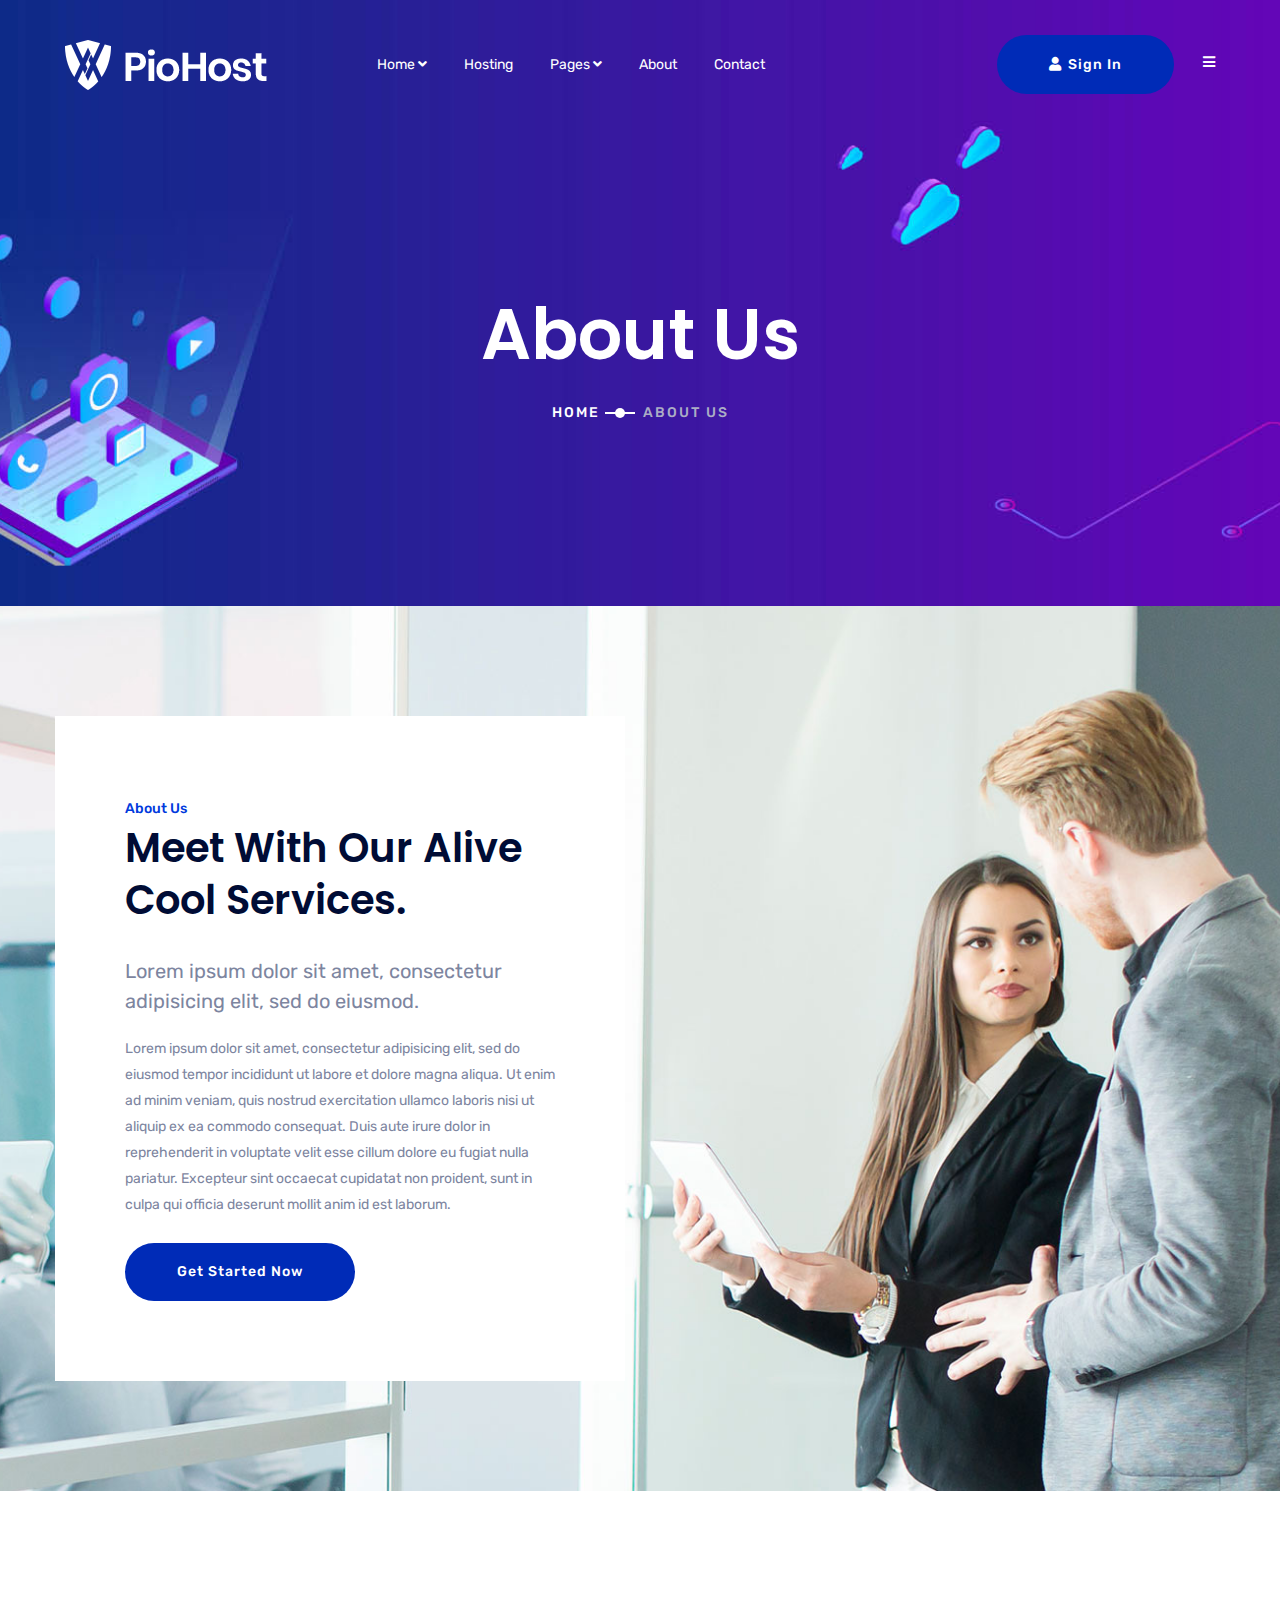
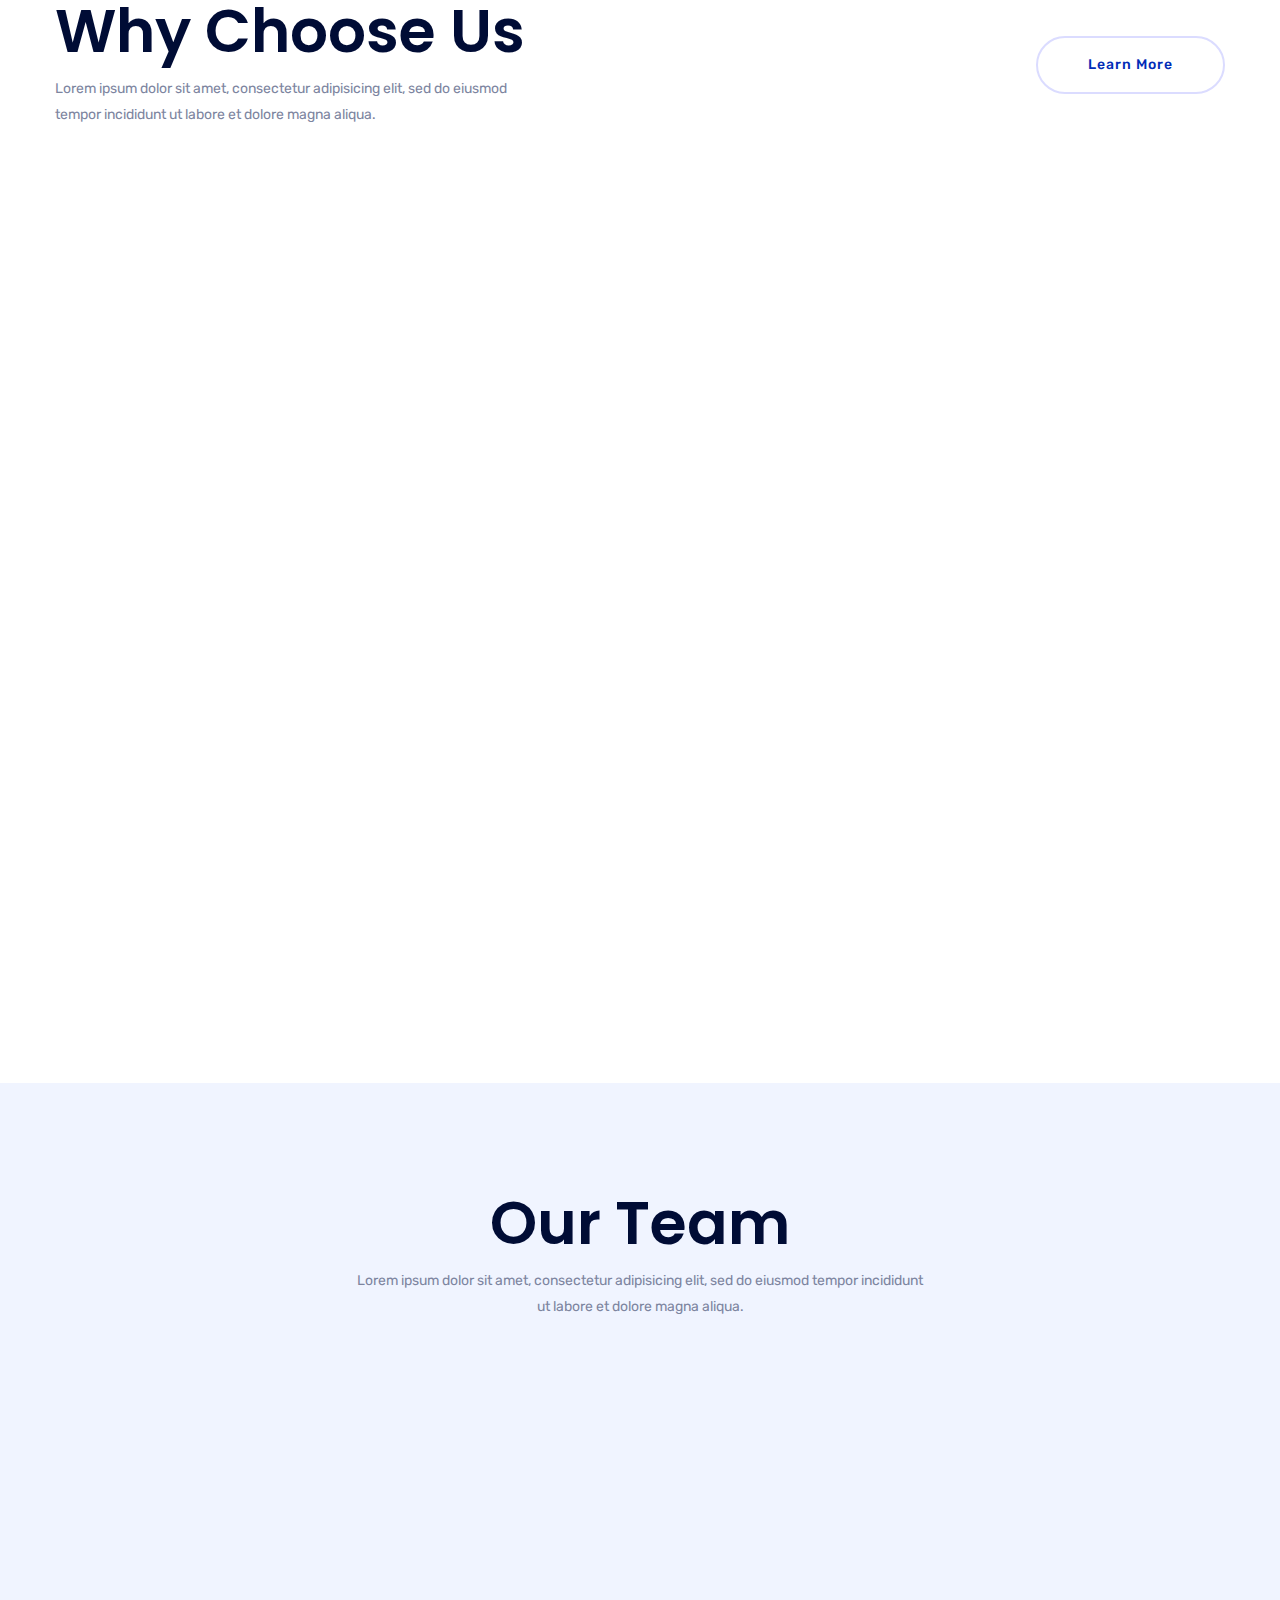
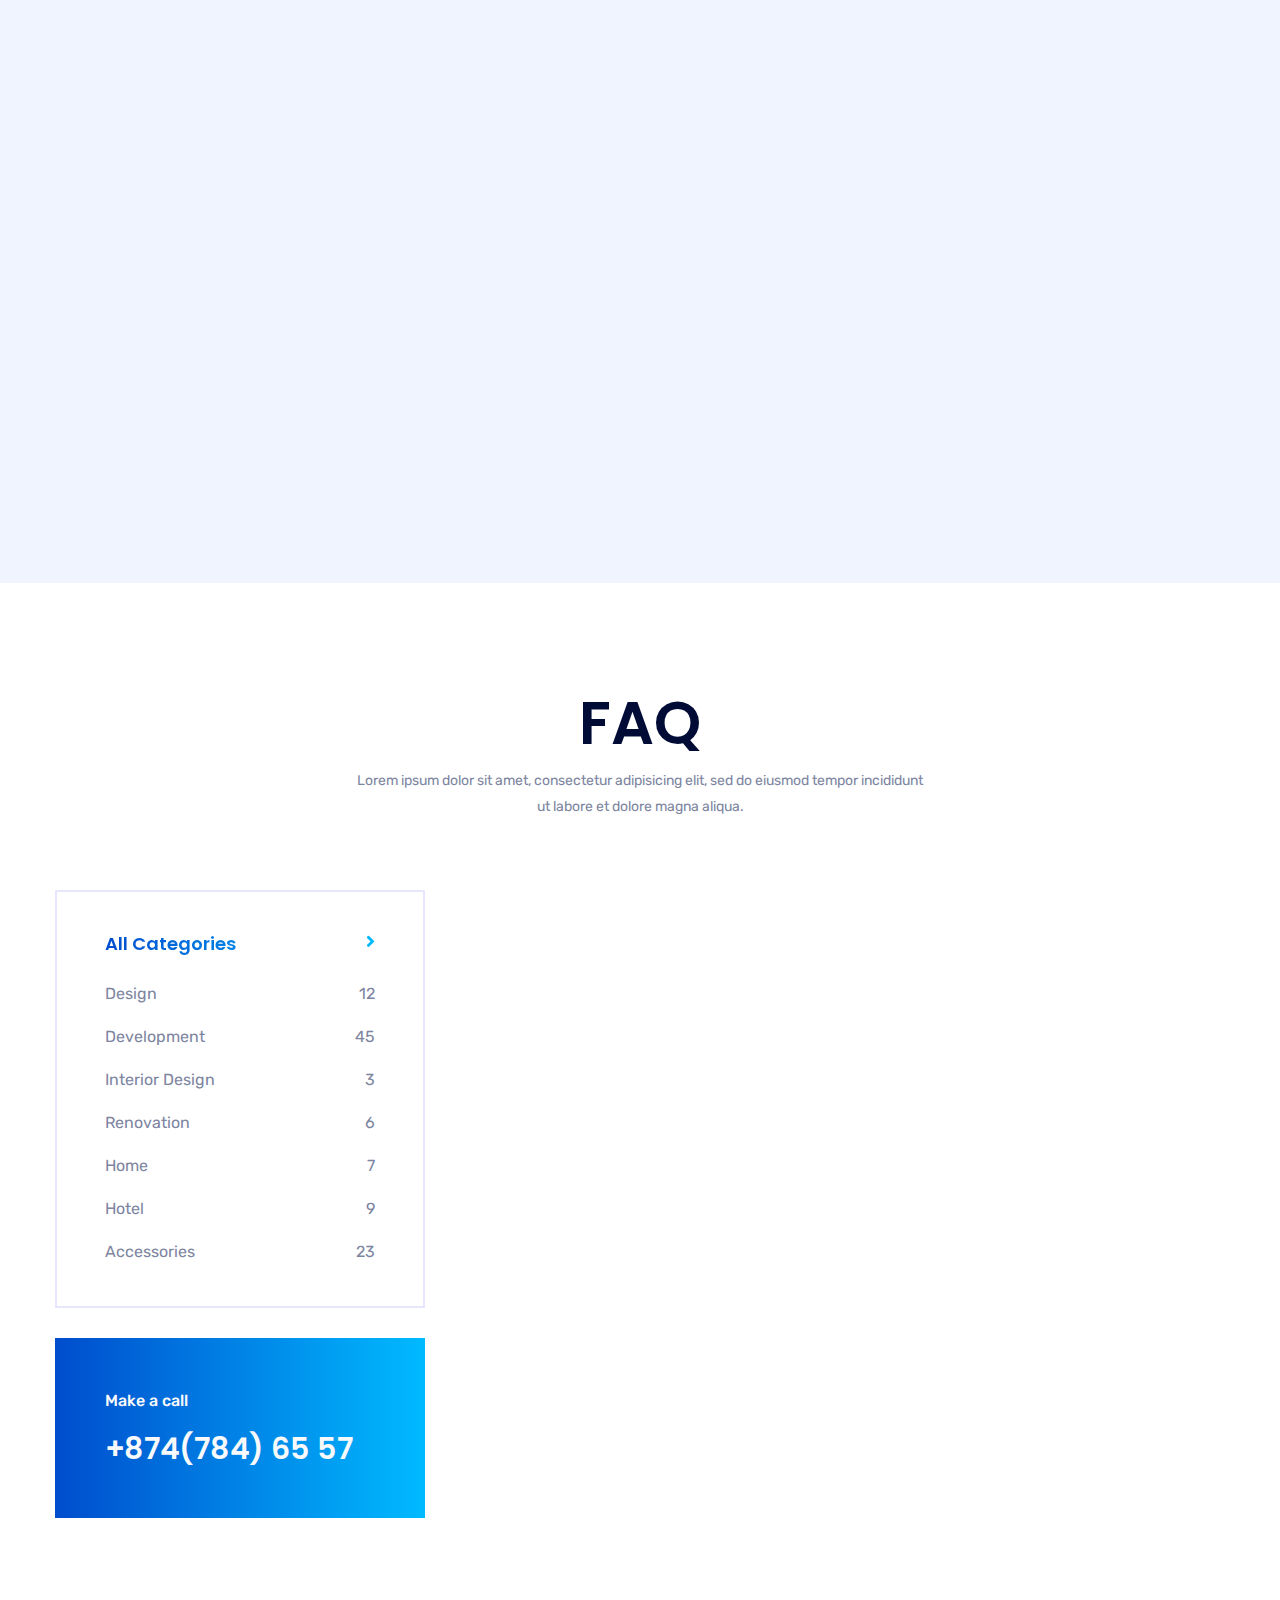
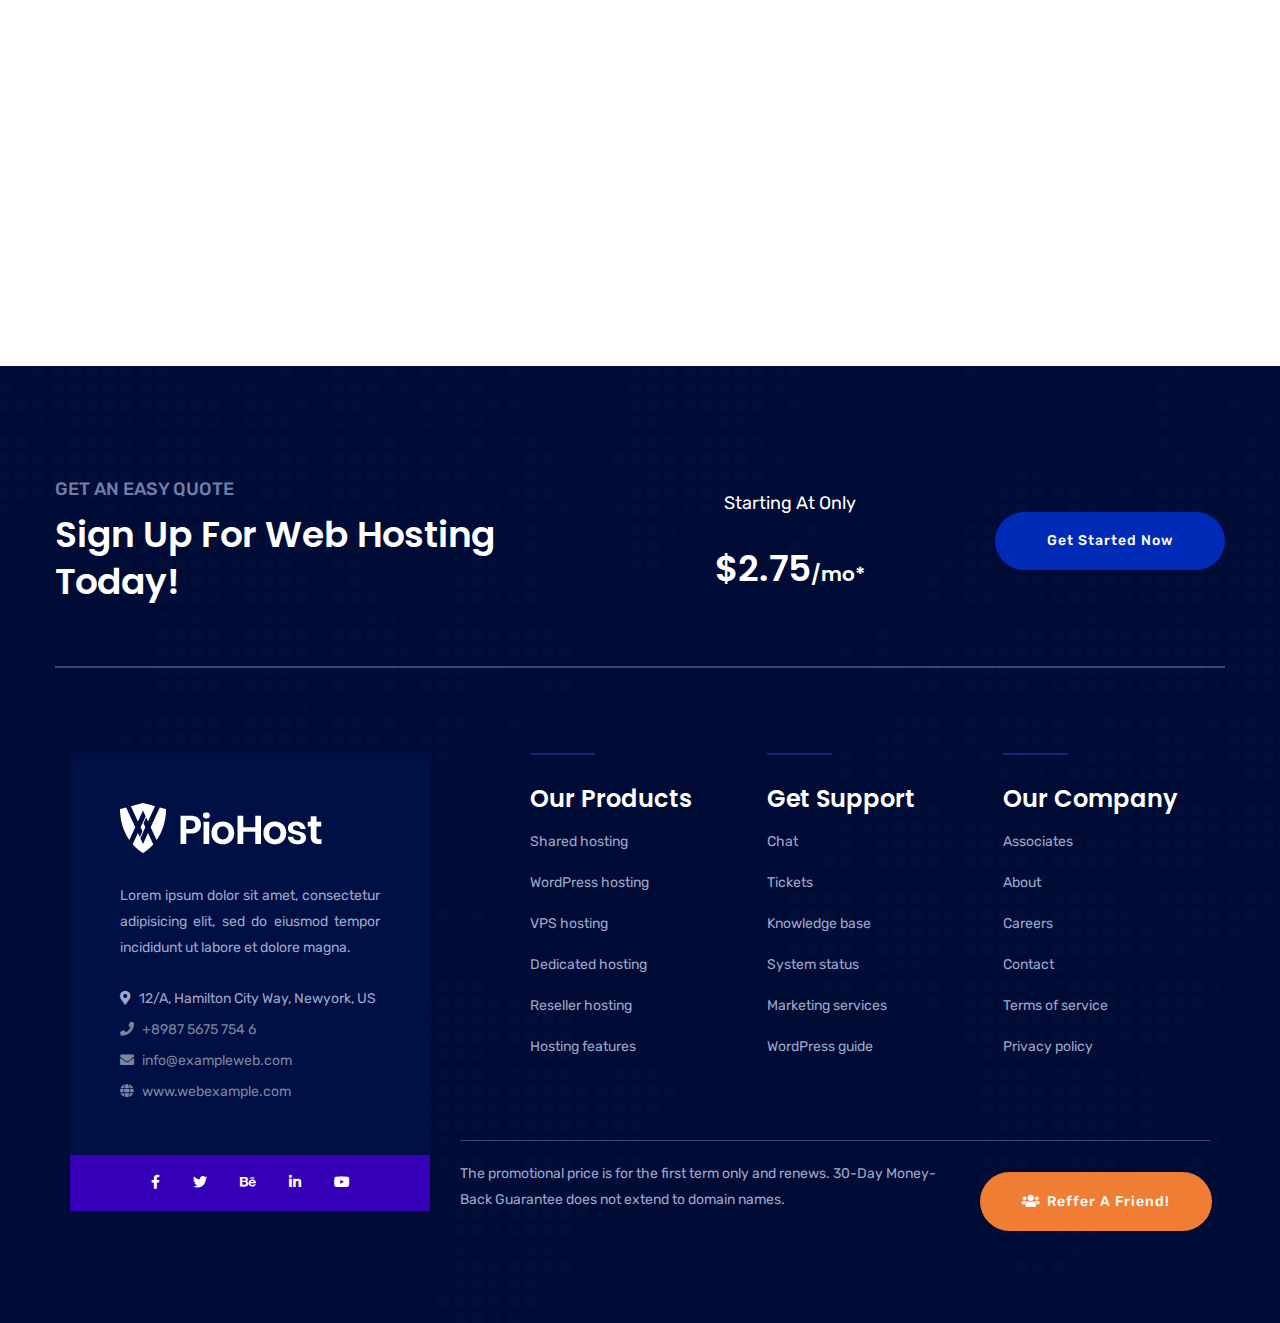
<file: about.html>
<!DOCTYPE html>
<html lang="en">
<head>
   <meta charset="utf-8">
   <meta http-equiv="X-UA-Compatible" content="IE=edge">
   <meta name="description" content="PioHost - Domain and Web Hosting HTML5 Template">
   <meta name="viewport" content="width=device-width, initial-scale=1">


<!-- Title -->
<title>About-PioHost</title>

<!-- Favicon -->
<link rel="shortcut icon" type="image/x-icon" href="assets/img/favicon.png">


<!-- CSS Here -->
   <!-- SlickNav.css -->
   <link rel="stylesheet" href="assets/css/slicknav.min.css">
   <!-- MagnificPopup.css -->
   <link rel="stylesheet" href="assets/css/magnific-popup.css">
   <!-- SlickSlider.css -->
   <link rel="stylesheet" href="assets/css/slick.css">
   <!-- Animated.css -->
   <link rel="stylesheet" href="assets/css/animate.min.css">
   <!-- Owl.carousel.css -->
   <link rel="stylesheet" href="assets/css/owl.carousel-2.3.4.min.css">
   <!-- Fontawesome.css -->
   <link rel="stylesheet" href="assets/css/fontawesome-free-5.12.0.min.css">
   <!-- Bootstrap.css -->
   <link rel="stylesheet" href="assets/css/bootstrap-4.3.1.min.css">
   <!-- Default.css -->
   <link rel="stylesheet" href="assets/css/default.css">
   <!-- Style.css -->
   <link rel="stylesheet" href="assets/css/style.css">
   <!-- Responsive.css -->
   <link rel="stylesheet" href="assets/css/responsive.css">


   <!-- Jquery -->
   <script src="assets/js/jquery-3.4.1.min.js"></script>

</head>
<body>
<!-- Start Header Area -->
<header class="header-area theme-2 header-absolute header-space">
    <div class="container-fluid">
        <div class="header-wrapper">
            <div class="main-header pt-35 pb-35">
                <div class="row">
                    <div class="col-lg-3 d-flex align-items-center col-6">
                        <div class="site-logo">
                            <a href="index.html"><img src="assets/img/logo.png" alt=""></a>
                        </div>
                    </div>
                    <div class="col-6 d-block d-lg-none static">
                        <div class="show-mobile-menu"></div>
                    </div>
                    <div class="col-lg-6 d-none d-lg-block">
                        <nav>
                            <ul class="main-menu" id="mobile-menu">
                                <li><a href="index.html">Home  <i class="fas fa-angle-down"></i></a>
                                    <ul class="submenu">
                                        <li><a href="index.html">HomePage 01</a></li>
                                        <li><a href="home-2.html">HomePage 02</a></li>
                                        <li><a href="home-3.html">HomePage 03</a></li>
                                    </ul>
                                </li>
                                <li><a href="hosting.html">Hosting </a></li>
                                <li><a href="#"> Pages  <i class="fas fa-angle-down"></i></a>
                                    <ul class="submenu">
                                        <li><a href="affiliate.html">Affiliate</a></li>
                                        <li><a href="faq.html">FAQs</a></li>
                                        <li><a href="privacy.html">Privacy & policy</a></li>
                                        <li><a href="search-domain.html">Search Domain</a></li>
                                        <li><a href="support.html">Support</a></li>
                                        <li><a href="team.html">Team</a></li>
                                        <li><a href="login.html">Login</a></li>
                                        <li><a href="register.html">Register</a></li>
                                        <li><a href="recover.html">Recover</a></li>
                                    </ul>
                                </li>
                                <li><a href="about.html">About</a></li>
                                <li><a href="contact.html">Contact</a></li>
                            </ul>
                        </nav>
                    </div>
                    <div class="col-lg-3 d-none d-lg-block">
                        <div class="header-right">
                            <div class="bar float-right ">
                                <a class="info-bar" href="javascript:void(0)"><i class="fas fa-bars"></i></a>
                            </div>
                            <div class="header-btn float-right">
                                <a class="btn header-btn" href="#"><i class="fas fa-user"></i> Sign In</a>
                            </div>
                        </div>
                    </div>
                </div>
            </div>
        </div>
    </div>
</header>
<!-- info bar -->
<div class="extra-info">
    <div class="close-icon">
        <button>
            <i class="far fa-window-close"></i>
        </button>
    </div>
    <div class="logo-side mb-30">
        <a href="index.html">
            <img src="assets/img/logo.png" alt="" />
        </a>
    </div>
    <div class="side-info mb-30">
        <div class="contact-list mb-30">
            <h4>Office Address</h4>
            <p>123/A, Miranda City Likaoli
                Prikano, Dope</p>
        </div>
        <div class="contact-list mb-30">
            <h4>Phone Number</h4>
            <p>+0989 7876 9865 9</p>
            <p>+(090) 8765 86543 85</p>
        </div>
        <div class="contact-list mb-30">
            <h4>Email Address</h4>
            <p>info@example.com</p>
            <p>example.mail@hum.com</p>
        </div>
    </div>
    <div class="instagram">
        <a href="#">
            <img src="assets/img/info-bar/ins1.jpg" alt="">
        </a>
        <a href="#">
            <img src="assets/img/info-bar/ins2.jpg" alt="">
        </a>
        <a href="#">
            <img src="assets/img/info-bar/ins3.jpg" alt="">
        </a>
        <a href="#">
            <img src="assets/img/info-bar/ins4.jpg" alt="">
        </a>
        <a href="#">
            <img src="assets/img/info-bar/ins5.jpg" alt="">
        </a>
        <a href="#">
            <img src="assets/img/info-bar/ins1.jpg" alt="">
        </a>
    </div>
    <div class="social-icon-right mt-20">
        <a href="#">
            <i class="fab fa-facebook-f"></i>
        </a>
        <a href="#">
            <i class="fab fa-twitter"></i>
        </a>
        <a href="#">
            <i class="fab fa-google-plus-g"></i>
        </a>
        <a href="#">
            <i class="fab fa-instagram"></i>
        </a>
    </div>
</div>
<!-- info bar -->
<!-- End Header Area -->
<main>
    <!-- Start Breadcrumb Area -->
    <section class="breadcrumb-area" data-background="assets/img/hosting-bdc.jpg">
        <div class="container">
            <div class="row">
                <div class="col-12 text-center">
                    <div class="breadcrumb-text wow fadeInDown" data-wow-delay=".5s">
                        <h1>About Us</h1>
                        <div class="breadcrumb-navigation">
                            <ul>
                                <li><a href="index.html">Home</a></li>
                                <li class="active"><a href="#">About Us</a></li>
                            </ul>
                        </div>
                    </div>
                </div>
            </div>
        </div>
    </section>
    <!-- End Breadcrumb Area -->
    <!-- Start About Us Area -->
    <section class="about-us-area pt-110 pb-80" data-background="assets/img/about-bg.jpg">
        <div class="container">
            <div class="row">
                <div class="col-xl-6 col-lg-8 col-md-10 col-12">
                    <div class="about-us-wrapper mb-30">
                        <div class="section-header">
                            <span>About Us</span>
                            <h2>Meet With Our Alive Cool Services.</h2>
                            <h5>Lorem ipsum dolor sit amet, consectetur adipisicing elit, sed do eiusmod.</h5>
                            <p>Lorem ipsum dolor sit amet, consectetur adipisicing elit, sed do eiusmod tempor incididunt ut labore et dolore magna aliqua. Ut enim ad minim veniam, quis nostrud exercitation ullamco laboris nisi ut aliquip ex ea commodo consequat. Duis aute irure dolor in reprehenderit in voluptate velit esse cillum dolore eu fugiat nulla pariatur. Excepteur sint occaecat cupidatat non proident, sunt in culpa qui officia deserunt mollit anim id est laborum. </p>
                            <a href="#" class="btn mt-10">Get Started Now</a>
                        </div>
                    </div>
                </div>
            </div>
        </div>
    </section>
    <!-- End About Us Area -->
    <!-- Start Choose Area -->
    <section class="feature-area theme-3 pt-110 pb-50">
        <div class="container">
            <div class="row align-items-center mb-40">
                <div class="col-xl-5 col-lg-6">
                    <div class="section-title mb-30">
                        <h2>Why Choose Us</h2>
                        <p>Lorem ipsum dolor sit amet, consectetur adipisicing elit, sed do eiusmod tempor incididunt ut labore et dolore magna aliqua. </p>
                    </div>
                </div>
                <div class="col-xl-7 col-lg-6">
                    <div class="service-link text-left text-lg-right mb-30">
                        <a href="#" class="btn btn-soft-border">Learn More</a>
                    </div>
                </div>
            </div>
            <div class="row">
                <div class="col-lg-4 col-md-6">
                    <div class="single-feature-box theme-3 mb-60 wow fadeInUp" data-wow-delay=".3s"> 
                        <div class="feature-icon mb-35">
                            <img src="assets/img/feature/cf1.png" alt="">
                        </div>
                        <div class="feature-content">
                            <h5>Better Security And Built With Faster Server</h5>
                            <ul>
                                <li><i class="fas fa-check"></i> Embeddable checkout</li>
                                <li><i class="fas fa-check"></i> Custom UI toolkit</li>
                                <li><i class="fas fa-check"></i> Simplified PCI compliance</li>
                                <li><i class="fas fa-check"></i> Invoice support</li>
                            </ul>
                        </div>
                    </div>
                </div>
                <div class="col-lg-4 col-md-6">
                    <div class="single-feature-box theme-3 mb-60 wow fadeInUp" data-wow-delay=".5s"> 
                        <div class="feature-icon mb-35">
                            <img src="assets/img/feature/cf2.png" alt="">
                        </div>
                        <div class="feature-content">
                            <h5>Better Speed With Built In Full Panel</h5>
                            <ul>
                                <li><i class="fas fa-check"></i> Embeddable checkout</li>
                                <li><i class="fas fa-check"></i> Custom UI toolkit</li>
                                <li><i class="fas fa-check"></i> Simplified PCI compliance</li>
                                <li><i class="fas fa-check"></i> Invoice support</li>
                            </ul>
                        </div>
                    </div>
                </div>
                <div class="col-lg-4 col-md-6">
                    <div class="single-feature-box theme-3 mb-60 wow fadeInUp" data-wow-delay=".7s"> 
                        <div class="feature-icon mb-35">
                            <img src="assets/img/feature/cf3.png" alt="">
                        </div>
                        <div class="feature-content">
                            <h5>360 Degree Microsoft 2019 Office Box</h5>
                            <ul>
                                <li><i class="fas fa-check"></i> Embeddable checkout</li>
                                <li><i class="fas fa-check"></i> Custom UI toolkit</li>
                                <li><i class="fas fa-check"></i> Simplified PCI compliance</li>
                                <li><i class="fas fa-check"></i> Invoice support</li>
                            </ul>
                        </div>
                    </div>
                </div>
                <div class="col-lg-4 col-md-6">
                    <div class="single-feature-box theme-3 mb-60 wow fadeInUp" data-wow-delay=".9s"> 
                        <div class="feature-icon mb-35">
                            <img src="assets/img/feature/cf4.png" alt="">
                        </div>
                        <div class="feature-content">
                            <h5>Get Best Plans For More Panel Power </h5>
                            <ul>
                                <li><i class="fas fa-check"></i> Embeddable checkout</li>
                                <li><i class="fas fa-check"></i> Custom UI toolkit</li>
                                <li><i class="fas fa-check"></i> Simplified PCI compliance</li>
                                <li><i class="fas fa-check"></i> Invoice support</li>
                            </ul>
                        </div>
                    </div>
                </div>
                <div class="col-lg-4 col-md-6">
                    <div class="single-feature-box theme-3 mb-60 wow fadeInUp" data-wow-delay="1.1s"> 
                        <div class="feature-icon mb-35">
                            <img src="assets/img/feature/cf5.png" alt="">
                        </div>
                        <div class="feature-content">
                            <h5>Fast, Predictable Payouts To Your Bank </h5>
                            <ul>
                                <li><i class="fas fa-check"></i> Embeddable checkout</li>
                                <li><i class="fas fa-check"></i> Custom UI toolkit</li>
                                <li><i class="fas fa-check"></i> Simplified PCI compliance</li>
                                <li><i class="fas fa-check"></i> Invoice support</li>
                            </ul>
                        </div>
                    </div>
                </div>
                <div class="col-lg-4 col-md-6">
                    <div class="single-feature-box theme-3 mb-60 wow fadeInUp" data-wow-delay="1.3s"> 
                        <div class="feature-icon mb-35">
                            <img src="assets/img/feature/cf6.png" alt="">
                        </div>
                        <div class="feature-content">
                            <h5>24×7 Phone, Chat, And Email Support </h5>
                            <ul>
                                <li><i class="fas fa-check"></i> Embeddable checkout</li>
                                <li><i class="fas fa-check"></i> Custom UI toolkit</li>
                                <li><i class="fas fa-check"></i> Simplified PCI compliance</li>
                                <li><i class="fas fa-check"></i> Invoice support</li>
                            </ul>
                        </div>
                    </div>
                </div>
            </div>
        </div>
    </section>
    <!-- End Choose Area -->
    <!-- Start Team Area -->
    <section class="team-area gray-bg pt-110 pb-80 fix">
        <div class="container">
            <div class="row">
                <div class="col-lg-6 offset-lg-3">
                    <div class="section-title text-center mb-70">
                        <h2>Our Team</h2>
                        <p>Lorem ipsum dolor sit amet, consectetur adipisicing elit, sed do eiusmod
                            tempor incididunt ut labore et dolore magna aliqua. </p>
                    </div>
                </div>
            </div>
            <div class="row">
                <div class="col-lg-4 col-md-6">
                    <div class="our-team-wrapper mb-30 wow fadeInUp" data-wow-delay=".3s">
                        <div class="team-img position-relative">
                            <img src="assets/img/team/team01.jpg" alt="">
                            <div class="img-shape shape-1">
                                <img src="assets/img/team/team-shape.png" alt="">
                            </div>
                        </div>
                        <div class="team-content">
                            <h2>Rosalina D.William <span>founder</span></h2>
                            <p>Lorem ipsum dolor sit amet, consectetur adipisicing elit, sed do eiusmod tempor incididunt ut labore et dolore.</p>
                            <ul class="team-social-links">
                                <li><a href="#"><i class="fab fa-facebook-f"></i></a></li>
                                <li><a href="#"><i class="fab fa-twitter"></i></a></li>
                                <li><a href="#"><i class="fab fa-behance"></i></a></li>
                                <li><a href="#"><i class="fab fa-youtube"></i></a></li>
                                <li><a href="#"><i class="fab fa-linkedin-in"></i></a></li>
                            </ul>
                        </div>
                    </div>
                </div>
                <div class="col-lg-4 col-md-6">
                    <div class="our-team-wrapper mb-30 wow fadeInUp" data-wow-delay=".5s">
                        <div class="team-img position-relative">
                            <img src="assets/img/team/team02.jpg" alt="">
                            <div class="img-shape shape-2">
                                <img src="assets/img/team/team-shape.png" alt="">
                            </div>
                        </div>
                        <div class="team-content">
                            <h2>Rosalina D.William <span>ceo</span></h2>
                            <p>Lorem ipsum dolor sit amet, consectetur adipisicing elit, sed do eiusmod tempor incididunt ut labore et dolore.</p>
                            <ul class="team-social-links">
                                <li><a href="#"><i class="fab fa-facebook-f"></i></a></li>
                                <li><a href="#"><i class="fab fa-twitter"></i></a></li>
                                <li><a href="#"><i class="fab fa-behance"></i></a></li>
                                <li><a href="#"><i class="fab fa-youtube"></i></a></li>
                                <li><a href="#"><i class="fab fa-linkedin-in"></i></a></li>
                            </ul>
                        </div>
                    </div>
                </div>
                <div class="col-lg-4 col-md-6">
                    <div class="our-team-wrapper mb-30 wow fadeInUp" data-wow-delay=".7s">
                        <div class="team-img position-relative">
                            <img src="assets/img/team/team03.jpg" alt="">
                            <div class="img-shape shape-3">
                                <img src="assets/img/team/team-shape.png" alt="">
                            </div>
                        </div>
                        <div class="team-content">
                            <h2>Rosalina D.William <span>marketer</span></h2>
                            <p>Lorem ipsum dolor sit amet, consectetur adipisicing elit, sed do eiusmod tempor incididunt ut labore et dolore.</p>
                            <ul class="team-social-links">
                                <li><a href="#"><i class="fab fa-facebook-f"></i></a></li>
                                <li><a href="#"><i class="fab fa-twitter"></i></a></li>
                                <li><a href="#"><i class="fab fa-behance"></i></a></li>
                                <li><a href="#"><i class="fab fa-youtube"></i></a></li>
                                <li><a href="#"><i class="fab fa-linkedin-in"></i></a></li>
                            </ul>
                        </div>
                    </div>
                </div>
            </div>
        </div>
    </section>
    <!-- End Team Area -->
    <!-- Start FAQ Area -->
    <section class="faq-area-about pt-110 pb-80">
        <div class="container">
            <div class="row">
                <div class="col-lg-6 offset-lg-3">
                    <div class="section-title text-center mb-70">
                        <h2>FAQ</h2>
                        <p>Lorem ipsum dolor sit amet, consectetur adipisicing elit, sed do eiusmod
                            tempor incididunt ut labore et dolore magna aliqua. </p>
                    </div>
                </div>
            </div>
            <div class="row">
                <div class="col-lg-4">
                    <div class="about-widget">
                        <div class="widget-wrapper mb-30">
                            <div class="widget-title">
                                <h5>All Categories <i class="fas fa-angle-right"></i></h5>
                            </div>
                            <ul class="categories">
                                <li class="cat-item"><a href="#">Design<span class="count">12</span></a></li>
                                <li class="cat-item"><a href="#">Development<span class="count">45</span></a></li>
                                <li class="cat-item"><a href="#">Interior Design<span class="count">3</span></a></li>
                                <li class="cat-item"><a href="#">Renovation<span class="count">6</span></a></li>
                                <li class="cat-item"><a href="#">Home<span class="count">7</span></a></li>
                                <li class="cat-item"><a href="#">Hotel<span class="count">9</span></a></li>
                                <li class="cat-item"><a href="#">Accessories<span class="count">23</span></a></li>
                            </ul>
                        </div>
                        <div class="make-call mb-30">
                            <span class="text-light">Make a call</span>
                            <h4 class="text-light"><a href="tel:+8747846557">+874(784) 65 57</a></h4>
                        </div>
                    </div>
                </div>
                <div class="col-lg-8">
                    <div class="row">
                        <div class="col-lg-6">
                            <div class="single-faq-box mb-30 wow fadeInUp" data-wow-delay=".3s">
                                <div class="faq-title">
                                    <span>01</span>
                                    <h5>Lorem ipsum dolor sit amet, consectetur adipisicing.</h5>
                                </div>
                                <div class="faq-content">
                                    <p>Lorem ipsum dolor sit amet, consecte tur adipisicing elit, sed do eiusmod tempor
                                        incididunt ut labore et dolore magna
                                        aliqua. Ut enim ad minim veniam, quis nostrud exercitation</p>
                                </div>
                            </div>
                        </div>
                        <div class="col-lg-6">
                            <div class="single-faq-box mb-30 wow fadeInUp" data-wow-delay=".5s">
                                <div class="faq-title">
                                    <span>02</span>
                                    <h5>Lorem ipsum dolor sit amet, consectetur adipisicing.</h5>
                                </div>
                                <div class="faq-content">
                                    <p>Lorem ipsum dolor sit amet, consecte tur adipisicing elit, sed do eiusmod tempor
                                        incididunt ut labore et dolore magna
                                        aliqua. Ut enim ad minim veniam, quis nostrud exercitation</p>
                                </div>
                            </div>
                        </div>
                        <div class="col-lg-6">
                            <div class="single-faq-box mb-30 wow fadeInUp" data-wow-delay=".7s">
                                <div class="faq-title">
                                    <span>03</span>
                                    <h5>Lorem ipsum dolor sit amet, consectetur adipisicing.</h5>
                                </div>
                                <div class="faq-content">
                                    <p>Lorem ipsum dolor sit amet, consecte tur adipisicing elit, sed do eiusmod tempor
                                        incididunt ut labore et dolore magna
                                        aliqua. Ut enim ad minim veniam, quis nostrud exercitation</p>
                                </div>
                            </div>
                        </div>
                        <div class="col-lg-6">
                            <div class="single-faq-box mb-30 wow fadeInUp" data-wow-delay=".9s">
                                <div class="faq-title">
                                    <span>04</span>
                                    <h5>Lorem ipsum dolor sit amet, consectetur adipisicing.</h5>
                                </div>
                                <div class="faq-content">
                                    <p>Lorem ipsum dolor sit amet, consecte tur adipisicing elit, sed do eiusmod tempor
                                        incididunt ut labore et dolore magna
                                        aliqua. Ut enim ad minim veniam, quis nostrud exercitation</p>
                                </div>
                            </div>
                        </div>
                        <div class="col-lg-6">
                            <div class="single-faq-box mb-30 wow fadeInUp" data-wow-delay="1.1s">
                                <div class="faq-title">
                                    <span>05</span>
                                    <h5>Lorem ipsum dolor sit amet, consectetur adipisicing.</h5>
                                </div>
                                <div class="faq-content">
                                    <p>Lorem ipsum dolor sit amet, consecte tur adipisicing elit, sed do eiusmod tempor
                                        incididunt ut labore et dolore magna
                                        aliqua. Ut enim ad minim veniam, quis nostrud exercitation</p>
                                </div>
                            </div>
                        </div>
                        <div class="col-lg-6">
                            <div class="single-faq-box mb-30 wow fadeInUp" data-wow-delay="1.3s">
                                <div class="faq-title">
                                    <span>06</span>
                                    <h5>Lorem ipsum dolor sit amet, consectetur adipisicing.</h5>
                                </div>
                                <div class="faq-content">
                                    <p>Lorem ipsum dolor sit amet, consecte tur adipisicing elit, sed do eiusmod tempor
                                        incididunt ut labore et dolore magna
                                        aliqua. Ut enim ad minim veniam, quis nostrud exercitation</p>
                                </div>
                            </div>
                        </div>
                    </div>
                </div>
            </div>
        </div>
    </section>
    <!-- End FAQ Area -->
</main>
<!-- Start Footer Area -->
<footer class="footer-area pt-110 pb-80" data-overlay=".9" style="background-image: url(assets/img/footer-bg.png);">
<div class="container">
    <div class="footer-top mb-85">
        <div class="row align-items-center">
            <div class="col-lg-6 col-12">
                <div class="footer-signup-text">
                    <span>Get an easy quote</span>
                    <h2>Sign Up For Web Hosting Today!</h2>
                </div>
            </div>
            <div class="col-lg-3 col-md-6">
                <div class="signup-info text-left text-lg-center">
                    <span>Starting At Only</span>
                    <h4><span>$2.75</span>/mo*</h4>
                </div>
            </div>
            <div class="col-lg-3 col-md-6">
                <div class="footer-top-btn text-left text-md-right">
                    <a class="btn" href="#">Get Started Now</a>
                </div>
            </div>
        </div>
    </div>
    <div class="footer-bottom">
        <div class="container">
            <div class="row">
                <div class="col-lg-4">
                    <div class="footer-address-bar">
                        <div class="footer-logo">
                            <a href="index.html"><img src="assets/img/logo.png" alt=""></a>
                        </div>
                        <div class="address-bar-text">
                            <p>Lorem ipsum dolor sit amet, consectetur adipisicing elit, sed do eiusmod tempor incididunt ut labore et dolore magna. </p>
                        </div>
                        <div class="address-bar-address">
                            <ul>
                                <li><i class="fas fa-map-marker-alt"></i> 12/A, Hamilton City Way, Newyork, US</li>
                                <li><a href="tel:+89875675754 6"><i class="fas fa-phone"></i> +8987 5675 754 6</a></li>
                                <li><a href="mailto:info@exampleweb.com"><i class="fas fa-envelope"></i> info@exampleweb.com</a></li>
                                <li><a href="https://www.webexample.com"><i class="fas fa-globe"></i>  www.webexample.com</a></li>
                            </ul>
                        </div>
                    </div>
                    <div class="social-links text-center">
                        <a href="#" target="_blank"><i class="fab fa-facebook-f"></i></a>
                        <a href="#" target="_blank"><i class="fab fa-twitter"></i></a>
                        <a href="#" target="_blank"><i class="fab fa-behance"></i></a>
                        <a href="#" target="_blank"><i class="fab fa-linkedin-in"></i></a>
                        <a href="#" target="_blank"><i class="fab fa-youtube"></i></a>
                    </div>
                </div>
                <div class="col-lg-8">
                    <div class="footer-right-box">
                        <div class="row">
                            <div class="col-lg-4 col-md-4">
                                <div class="footer-widget">
                                    <span></span>
                                    <h4 class="widget-title">Our Products</h4>
                                    <ul class="footer-menu">
                                        <li><a href="#">Shared hosting</a></li>
                                        <li><a href="#">WordPress hosting</a></li>
                                        <li><a href="#">VPS hosting</a></li>
                                        <li><a href="#"> Dedicated hosting</a></li>
                                        <li><a href="#"> Reseller hosting</a></li>
                                        <li><a href="#">Hosting features</a></li>
                                    </ul>
                                </div>
                            </div>
                            <div class="col-lg-4 col-md-4">
                                <div class="footer-widget">
                                    <span></span>
                                    <h4 class="widget-title">Get Support</h4>
                                    <ul class="footer-menu">
                                        <li><a href="#">Chat</a></li>
                                        <li><a href="#"> Tickets</a></li>
                                        <li><a href="#">Knowledge base</a></li>
                                        <li><a href="#"> System status</a></li>
                                        <li><a href="#"> Marketing services</a></li>
                                        <li><a href="#">WordPress guide</a></li>
                                    </ul>
                                </div>
                            </div>
                            <div class="col-lg-4 col-md-4">
                                <div class="footer-widget">
                                    <span></span>
                                    <h4 class="widget-title">Our Company</h4>
                                    <ul class="footer-menu">
                                        <li><a href="#">Associates</a></li>
                                        <li><a href="#">  About</a></li>
                                        <li><a href="#"> Careers</a></li>
                                        <li><a href="#"> Contact</a></li>
                                        <li><a href="#">Terms of service</a></li>
                                        <li><a href="#"> Privacy policy</a></li>
                                    </ul>
                                </div>
                            </div>
                        </div>
                    </div>
                    <div class="row align-items-center">
                        <div class="col-lg-8">
                            <div class="footer-text mb-30">
                                <p>The promotional price is for the first term only and renews.
                                    30-Day Money-Back Guarantee does not extend to domain names.</p>
                            </div>
                        </div>
                        <div class="col-lg-4">
                            <div class="footer-orange-btn text-left text-lg-right">
                                <a href="#" class="btn"><i class="fas fa-users"></i>  Reffer A Friend!</a>
                            </div>
                        </div>
                    </div>
                </div>
            </div>
        </div>
    </div>
</div>
</footer>
<!-- End Footer Area -->
<!-- JS -->
   <!-- Popper.js -->
   <script src="assets/js/popper.min.js"></script>
   <!-- Bootstrap.js -->
   <script src="assets/js/bootstrap-4.3.1.min.js"></script>
   <!-- Plugin.js -->
   <script src="assets/js/plugins.js"></script>
   <!-- Modernizr.js -->
   <script src="assets/js/vendor/modernizr-3.5.0.min.js"></script>
   <!-- Waypoints.js -->
   <script src="assets/js/vendor/waypoints-4.0.1.min.js"></script>
   <!-- Wow.js -->
   <script src="assets/js/vendor/wow.min.js"></script>
   <!-- SlickSlider.js -->
   <script src="assets/js/vendor/slick.min.js"></script>
   <!-- ScrollUp.js -->
   <script src="assets/js/vendor/scrollUp.min.js"></script>
   <!-- MagnificPopup.js -->
   <script src="assets/js/vendor/magnific-popup.min.js"></script>
   <!-- SlickNav.js -->
   <script src="assets/js/vendor/slicknav.min.js"></script>

   <!-- Main.js -->
   <script src="assets/js/main.js"></script>
</body>
</html>
</file>
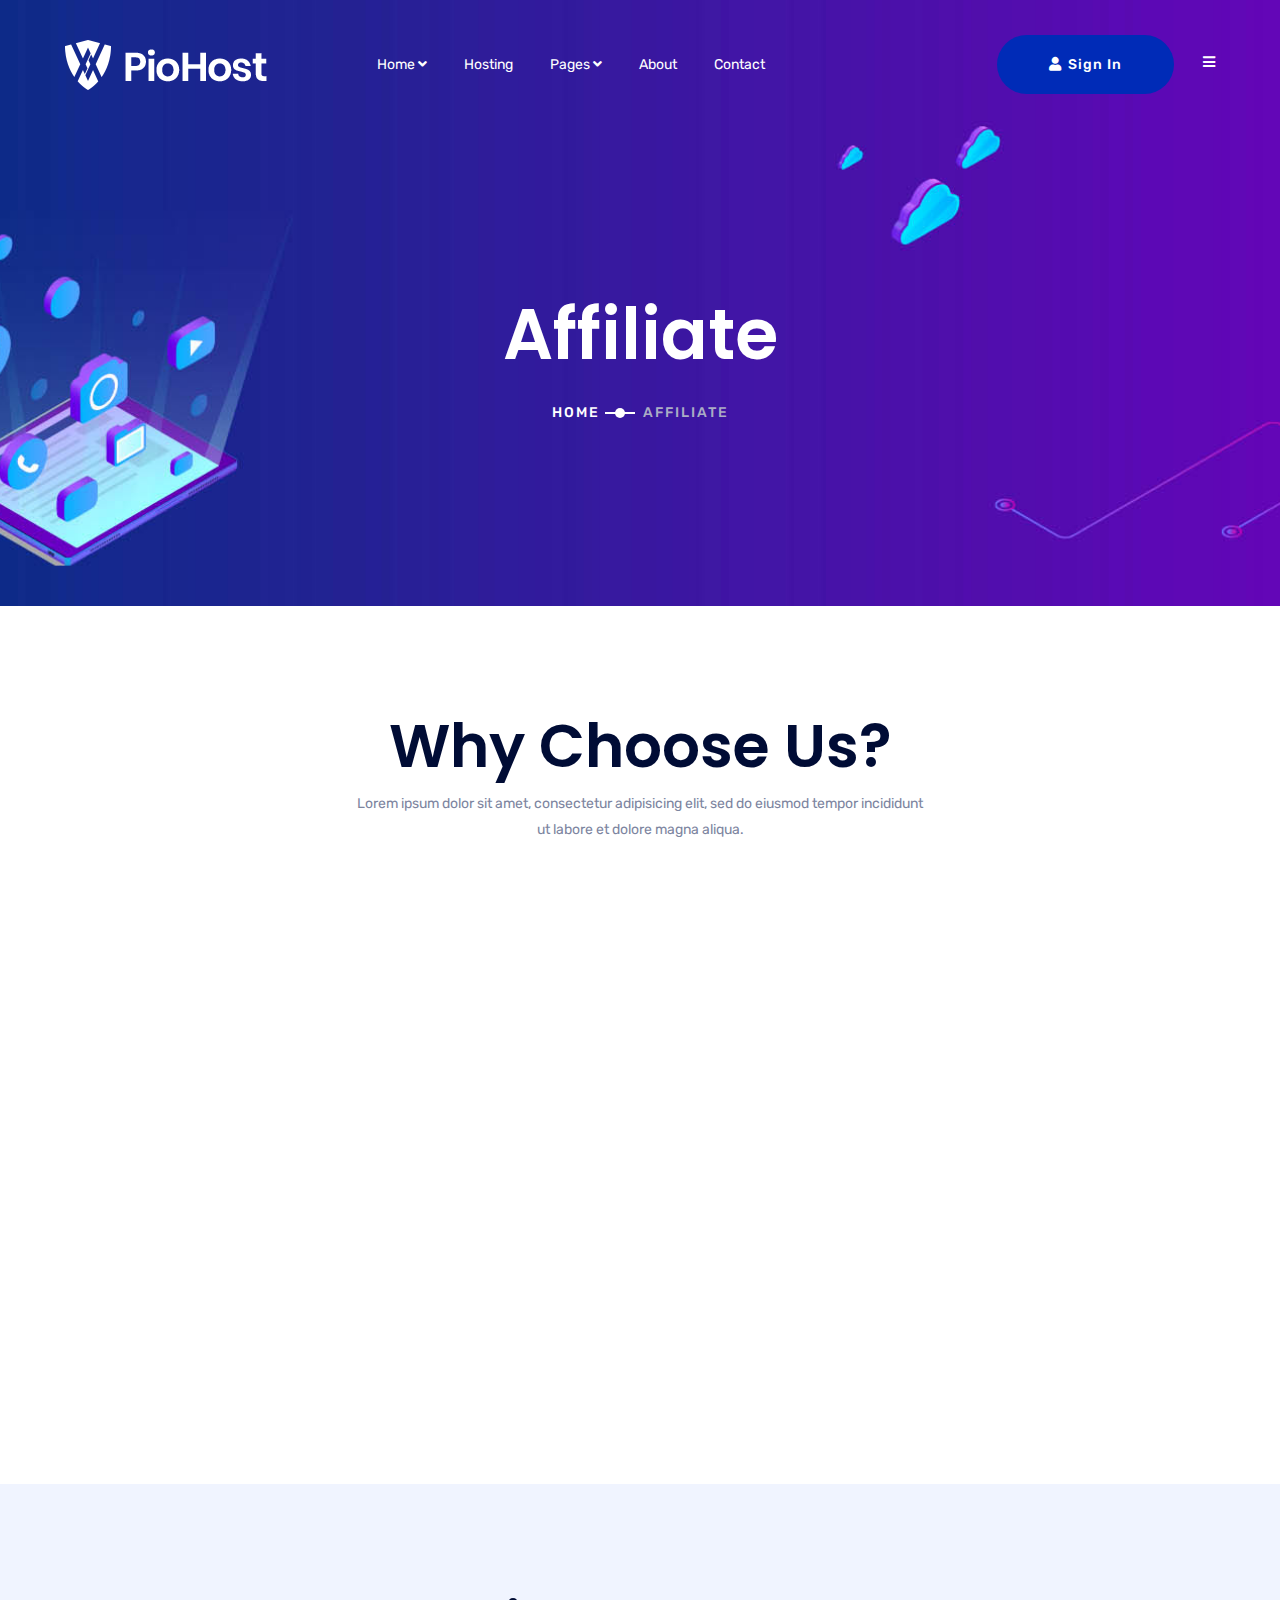
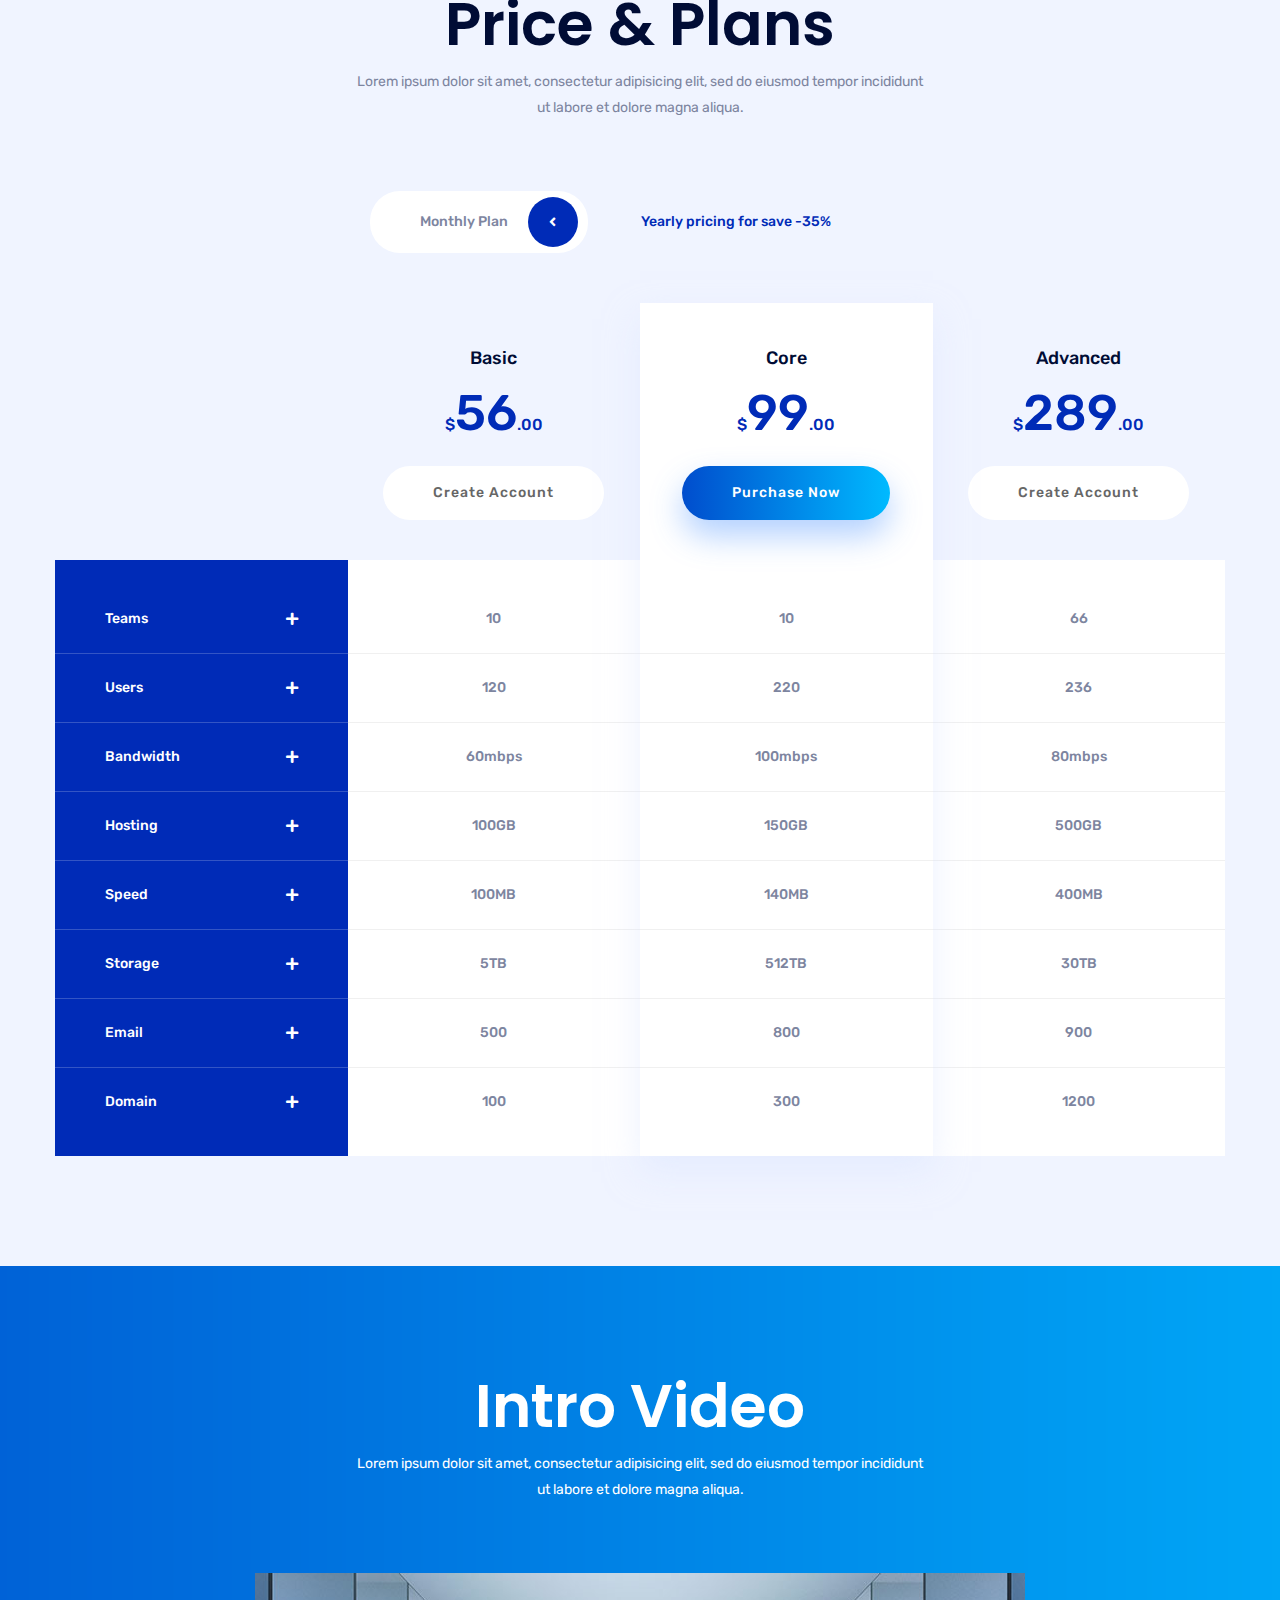
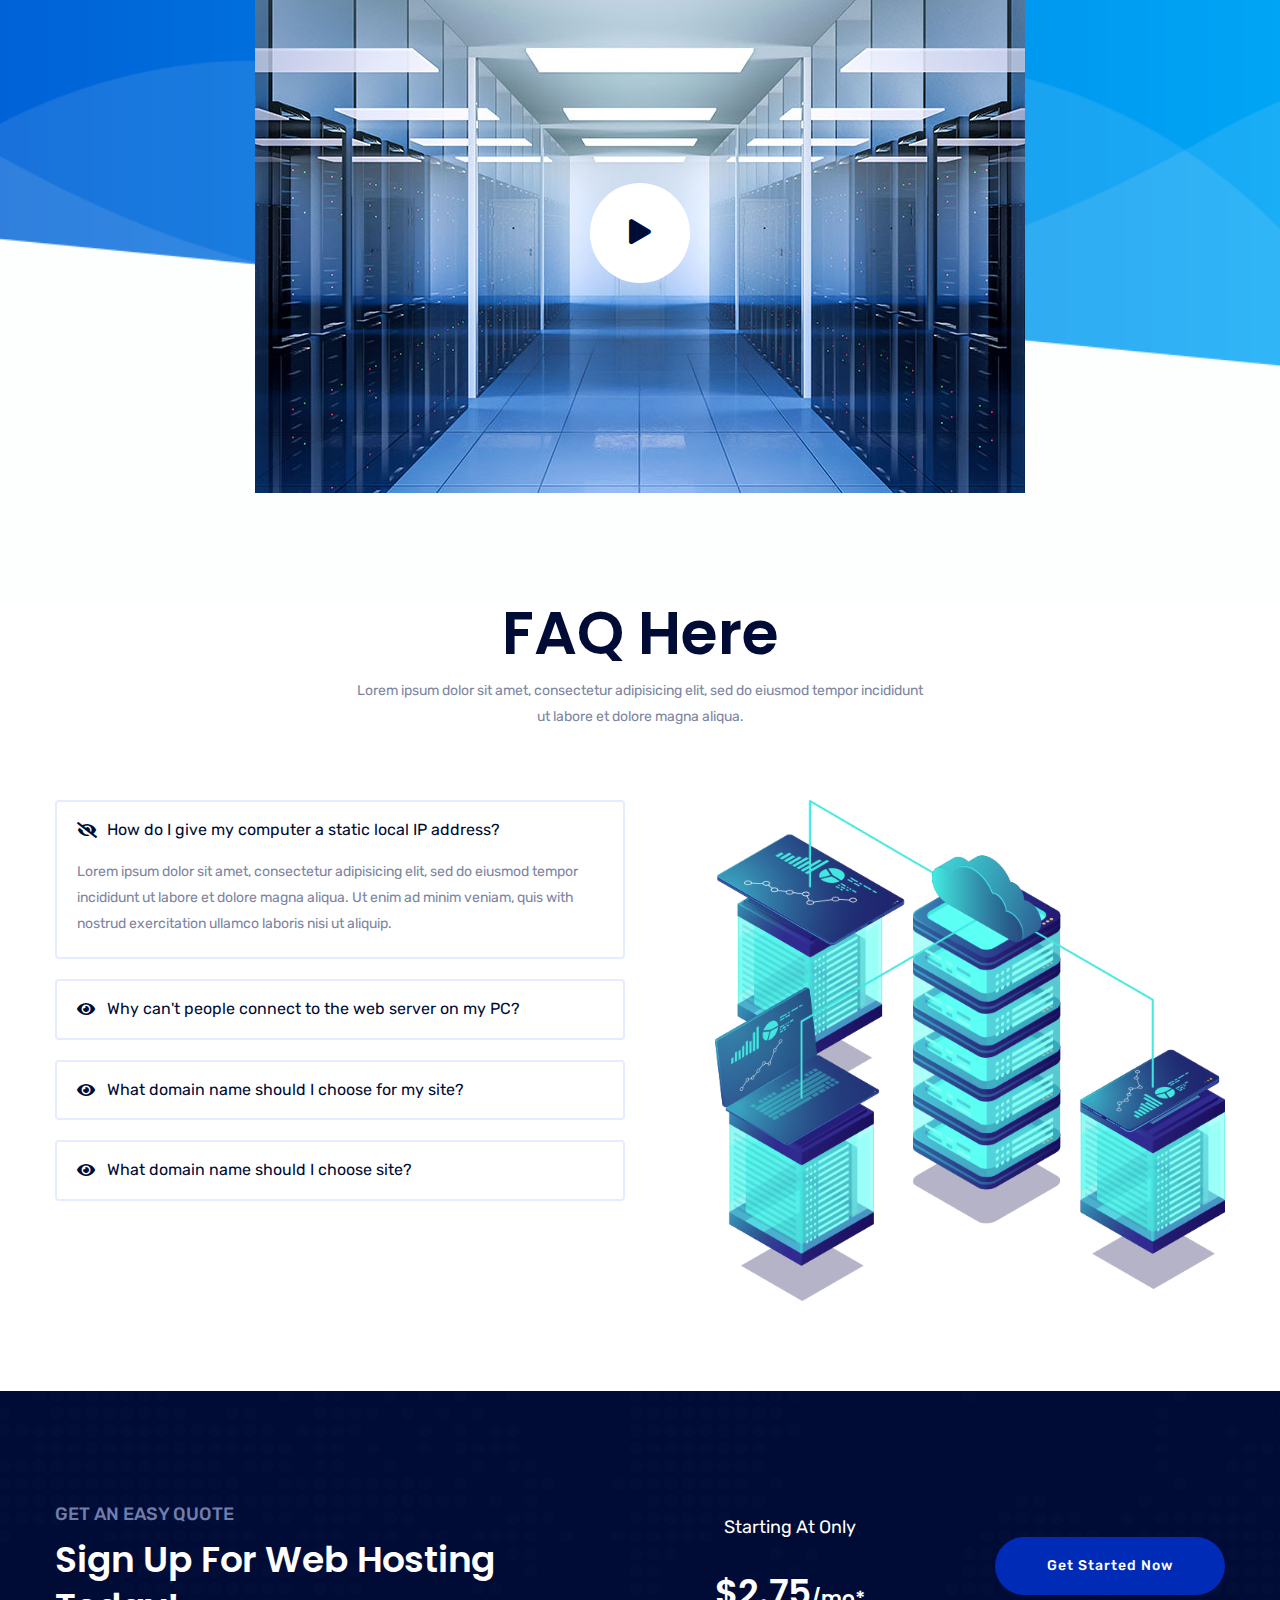
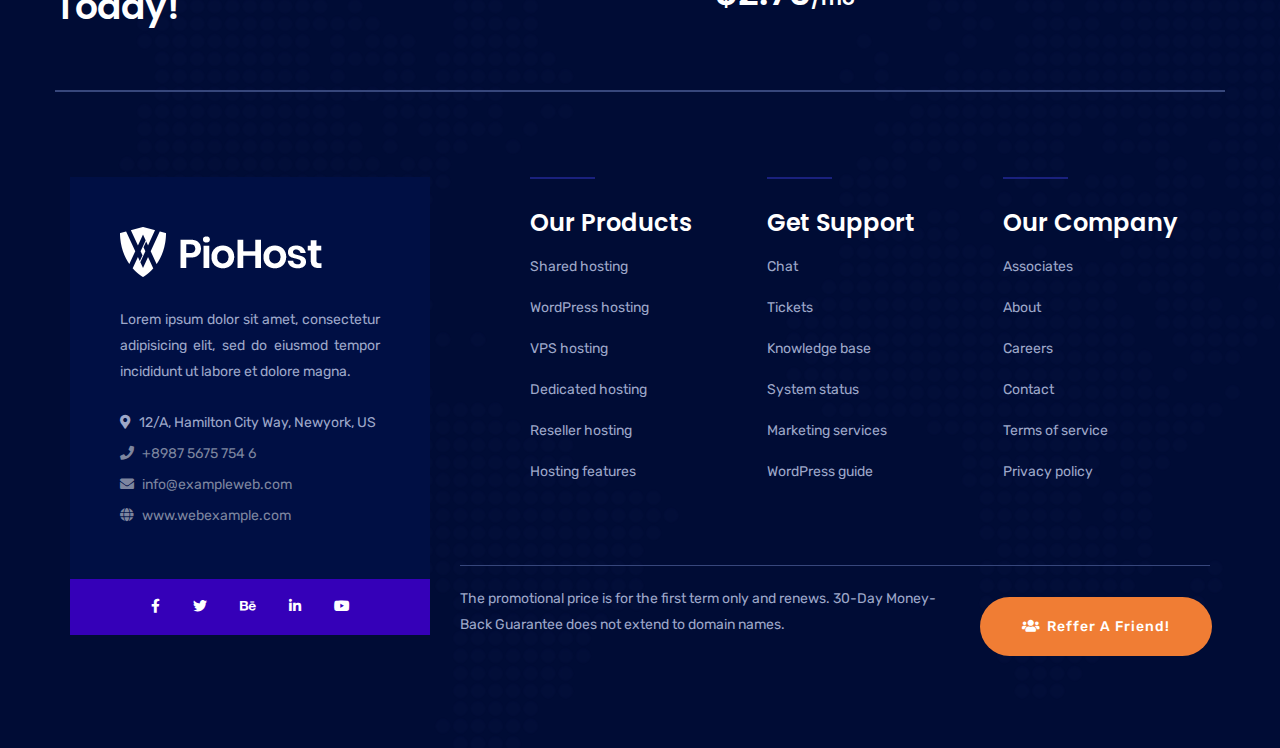
<file: affiliate.html>
<!DOCTYPE html>
<html lang="en">
<head>
   <meta charset="utf-8">
   <meta http-equiv="X-UA-Compatible" content="IE=edge">
   <meta name="description" content="PioHost - Domain and Web Hosting HTML5 Template">
   <meta name="viewport" content="width=device-width, initial-scale=1">


<!-- Title -->
<title>Affiliate-PioHost</title>

<!-- Favicon -->
<link rel="shortcut icon" type="image/x-icon" href="assets/img/favicon.png">


<!-- CSS Here -->
   <!-- SlickNav.css -->
   <link rel="stylesheet" href="assets/css/slicknav.min.css">
   <!-- MagnificPopup.css -->
   <link rel="stylesheet" href="assets/css/magnific-popup.css">
   <!-- SlickSlider.css -->
   <link rel="stylesheet" href="assets/css/slick.css">
   <!-- Animated.css -->
   <link rel="stylesheet" href="assets/css/animate.min.css">
   <!-- Owl.carousel.css -->
   <link rel="stylesheet" href="assets/css/owl.carousel-2.3.4.min.css">
   <!-- Fontawesome.css -->
   <link rel="stylesheet" href="assets/css/fontawesome-free-5.12.0.min.css">
   <!-- Bootstrap.css -->
   <link rel="stylesheet" href="assets/css/bootstrap-4.3.1.min.css">
   <!-- Default.css -->
   <link rel="stylesheet" href="assets/css/default.css">
   <!-- Style.css -->
   <link rel="stylesheet" href="assets/css/style.css">
   <!-- Responsive.css -->
   <link rel="stylesheet" href="assets/css/responsive.css">


   <!-- Jquery -->
   <script src="assets/js/jquery-3.4.1.min.js"></script>

</head>
<body>
<!-- Start Header Area -->
<header class="header-area theme-2 header-absolute header-space">
    <div class="container-fluid">
        <div class="header-wrapper">
            <div class="main-header pt-35 pb-35">
                <div class="row">
                    <div class="col-lg-3 d-flex align-items-center col-6">
                        <div class="site-logo">
                            <a href="index.html"><img src="assets/img/logo.png" alt=""></a>
                        </div>
                    </div>
                    <div class="col-6 d-block d-lg-none static">
                        <div class="show-mobile-menu"></div>
                    </div>
                    <div class="col-lg-6 d-none d-lg-block">
                        <nav>
                            <ul class="main-menu" id="mobile-menu">
                                <li><a href="index.html">Home  <i class="fas fa-angle-down"></i></a>
                                    <ul class="submenu">
                                        <li><a href="index.html">HomePage 01</a></li>
                                        <li><a href="home-2.html">HomePage 02</a></li>
                                        <li><a href="home-3.html">HomePage 03</a></li>
                                    </ul>
                                </li>
                                <li><a href="hosting.html">Hosting </a></li>
                                <li><a href="#"> Pages  <i class="fas fa-angle-down"></i></a>
                                    <ul class="submenu">
                                        <li><a href="affiliate.html">Affiliate</a></li>
                                        <li><a href="faq.html">FAQs</a></li>
                                        <li><a href="privacy.html">Privacy & policy</a></li>
                                        <li><a href="search-domain.html">Search Domain</a></li>
                                        <li><a href="support.html">Support</a></li>
                                        <li><a href="team.html">Team</a></li>
                                        <li><a href="login.html">Login</a></li>
                                        <li><a href="register.html">Register</a></li>
                                        <li><a href="recover.html">Recover</a></li>
                                    </ul>
                                </li>
                                <li><a href="about.html">About</a></li>
                                <li><a href="contact.html">Contact</a></li>
                            </ul>
                        </nav>
                    </div>
                    <div class="col-lg-3 d-none d-lg-block">
                        <div class="header-right">
                            <div class="bar float-right ">
                                <a class="info-bar" href="javascript:void(0)"><i class="fas fa-bars"></i></a>
                            </div>
                            <div class="header-btn float-right">
                                <a class="btn header-btn" href="#"><i class="fas fa-user"></i> Sign In</a>
                            </div>
                        </div>
                    </div>
                </div>
            </div>
        </div>
    </div>
</header>
<!-- info bar -->
<div class="extra-info">
    <div class="close-icon">
        <button>
            <i class="far fa-window-close"></i>
        </button>
    </div>
    <div class="logo-side mb-30">
        <a href="index.html">
            <img src="assets/img/logo.png" alt="" />
        </a>
    </div>
    <div class="side-info mb-30">
        <div class="contact-list mb-30">
            <h4>Office Address</h4>
            <p>123/A, Miranda City Likaoli
                Prikano, Dope</p>
        </div>
        <div class="contact-list mb-30">
            <h4>Phone Number</h4>
            <p>+0989 7876 9865 9</p>
            <p>+(090) 8765 86543 85</p>
        </div>
        <div class="contact-list mb-30">
            <h4>Email Address</h4>
            <p>info@example.com</p>
            <p>example.mail@hum.com</p>
        </div>
    </div>
    <div class="instagram">
        <a href="#">
            <img src="assets/img/info-bar/ins1.jpg" alt="">
        </a>
        <a href="#">
            <img src="assets/img/info-bar/ins2.jpg" alt="">
        </a>
        <a href="#">
            <img src="assets/img/info-bar/ins3.jpg" alt="">
        </a>
        <a href="#">
            <img src="assets/img/info-bar/ins4.jpg" alt="">
        </a>
        <a href="#">
            <img src="assets/img/info-bar/ins5.jpg" alt="">
        </a>
        <a href="#">
            <img src="assets/img/info-bar/ins1.jpg" alt="">
        </a>
    </div>
    <div class="social-icon-right mt-20">
        <a href="#">
            <i class="fab fa-facebook-f"></i>
        </a>
        <a href="#">
            <i class="fab fa-twitter"></i>
        </a>
        <a href="#">
            <i class="fab fa-google-plus-g"></i>
        </a>
        <a href="#">
            <i class="fab fa-instagram"></i>
        </a>
    </div>
</div>
<!-- info bar -->
<!-- End Header Area -->
<main>
    <!-- Start Breadcrumb Area -->
    <section class="breadcrumb-area" data-background="assets/img/hosting-bdc.jpg">
        <div class="container">
            <div class="row">
                <div class="col-12 text-center">
                    <div class="breadcrumb-text wow fadeInDown" data-wow-delay=".5s">
                        <h1>Affiliate</h1>
                        <div class="breadcrumb-navigation">
                            <ul>
                                <li><a href="index.html">Home</a></li>
                                <li class="active"><a href="#">Affiliate</a></li>
                            </ul>
                        </div>
                    </div>
                </div>
            </div>
        </div>
    </section>
    <!-- End Breadcrumb Area -->
    <!-- Start Choose Area -->
    <section class="choose-area pt-110 pb-80">
        <div class="container">
            <div class="row">
                <div class="col-lg-6 offset-lg-3">
                    <div class="section-title text-center mb-70">
                        <h2>Why Choose Us?</h2>
                        <p>Lorem ipsum dolor sit amet, consectetur adipisicing elit, sed do eiusmod
                            tempor incididunt ut labore et dolore magna aliqua. </p>
                    </div>
                </div>
            </div>
            <div class="row">
                <div class="col-lg-4">
                    <div class="choose-box text-center wow fadeInUp  animated" data-wow-delay=".5s">
                        <img src="assets/img/choose/choose1.png" alt="">
                        <div class="choose-content ">
                            <span>01</span>
                            <h3>Data Migration</h3>
                            <p>PioHosting flexible Managed Backup Solutions will help simplify the protection of yourv data.</p>
                        </div>
                    </div>
                </div>
                <div class="col-lg-4">
                    <div class="choose-box text-center active wow fadeInUp  animated" data-wow-delay=".5s">
                        <img src="assets/img/choose/choose2.png" alt="">
                        <div class="choose-content ">
                            <span>02</span>
                            <h3>DoS Protection</h3>
                            <p>PioHosting flexible Managed Backup Solutions will help simplify the protection of yourv data.</p>
                        </div>
                    </div>
                </div>
                <div class="col-lg-4">
                    <div class="choose-box text-center wow fadeInUp  animated" data-wow-delay=".5s">
                        <img src="assets/img/choose/choose3.png" alt="">
                        <div class="choose-content ">
                            <span>03</span>
                            <h3>Data Security</h3>
                            <p>PioHosting flexible Managed Backup Solutions will help simplify the protection of yourv data.</p>
                        </div>
                    </div>
                </div>
            </div>
        </div>
    </section>
    <!-- End Choose Area -->
    <!-- Start Hosting Pricing Area -->
    <section class="hosting-pricing-area gray-bg pt-110 pb-80">
        <div class="container">
            <div class="row">
                <div class="col-lg-6 offset-lg-3">
                    <div class="section-title text-center mb-70">
                        <h2>Price & Plans</h2>
                        <p>Lorem ipsum dolor sit amet, consectetur adipisicing elit, sed do eiusmod
                            tempor incididunt ut labore et dolore magna aliqua.</p>
                    </div>
                </div>
            </div>
            <div class="row">
                <div class="col-12">
                    <ul class="nav price-tabs text-center  mb-50" id="myTab" role="tablist">
                        <li class="nav-item">
                            <a class="nav-link active show" id="home-tab" data-toggle="tab" href="#monthly" role="tab" aria-controls="home" aria-selected="true">Monthly Plan <i class="fas fa-angle-left"></i></a>
                        </li>
                        <li class="nav-item">
                            <a class="nav-link" id="profile-tab" data-toggle="tab" href="#yearly" role="tab" aria-controls="profile" aria-selected="false">Yearly pricing for save -35% <i class="fas fa-angle-left"></i></a>
                        </li>
                    </ul>
                    <div class="tab-content" id="myTabContent">
                        <div class="tab-pane fade active show" id="monthly" role="tabpanel" aria-labelledby="home-tab">
                            <div class="row no-gutters">
                                <div class="col-xl-3 col-lg-3 col-md-4 d-none d-lg-block">
                                    <div class="price-sidebar mb-30">
                                        <ul>
                                            <li>Teams<i class="fas fa-plus"></i></li>
                                            <li>Users<i class="fas fa-plus"></i></li>
                                            <li>Bandwidth<i class="fas fa-plus"></i></li>
                                            <li>Hosting<i class="fas fa-plus"></i></li>
                                            <li>Speed<i class="fas fa-plus"></i></li>
                                            <li>Storage<i class="fas fa-plus"></i></li>
                                            <li>Email<i class="fas fa-plus"></i></li>
                                            <li>Domain<i class="fas fa-plus"></i></li>
                                        </ul>
                                    </div>
                                </div>
                                <div class="col-xl-3 col-lg-3 col-md-4">
                                    <div class="price-wrapper text-center mb-30">
                                        <div class="price-details">
                                            <span>Basic</span>
                                            <h4 class="price">$<span>56</span>.00</h4>
                                            <a class="btn price-btn" href="#">Create Account</a>
                                        </div>
                                        <ul class="price-content">
                                            <li>10 <span class="price-list-name">Teams</span></li>
                                            <li>120 <span class="price-list-name">Users</span></li>
                                            <li>60mbps <span class="price-list-name">Bandwidth</span></li>
                                            <li>100GB <span class="price-list-name">Hosting</span></li>
                                            <li>100MB <span class="price-list-name">Speed</span></li>
                                            <li>5TB <span class="price-list-name">Storage</span></li>
                                            <li>500 <span class="price-list-name">Email</span></li>
                                            <li>100 <span class="price-list-name">Domain</span></li>
                                        </ul>
                                    </div>
                                </div>
                                <div class="col-xl-3 col-lg-3 col-md-4">
                                    <div class="price-wrapper active text-center mb-30">
                                        <div class="price-details">
                                            <span>Core</span>
                                            <h4 class="price">$<span>99</span>.00</h4>
                                            <a class="btn price-btn" href="#">Purchase Now</a>
                                        </div>
                                        <ul class="price-content">
                                            <li>10 <span class="price-list-name">Teams</span></li>
                                            <li>220 <span class="price-list-name">Users</span></li>
                                            <li>100mbps <span class="price-list-name">Bandwidth</span></li>
                                            <li>150GB <span class="price-list-name">Hosting</span></li>
                                            <li>140MB <span class="price-list-name">Speed</span></li>
                                            <li>512TB <span class="price-list-name">Storage</span></li>
                                            <li>800 <span class="price-list-name">Email</span></li>
                                            <li>300 <span class="price-list-name">Domain</span></li>
                                        </ul>
                                    </div>
                                </div>
                                <div class="col-xl-3 col-lg-3 col-md-4">
                                    <div class="price-wrapper text-center mb-30">
                                        <div class="price-details">
                                            <span>Advanced</span>
                                            <h4 class="price">$<span>289</span>.00</h4>
                                            <a class="btn price-btn" href="#">Create Account</a>
                                        </div>
                                        <ul class="price-content">
                                            <li>66 <span class="price-list-name">Teams</span></li>
                                            <li>236 <span class="price-list-name">Users</span></li>
                                            <li>80mbps <span class="price-list-name">Bandwidth</span></li>
                                            <li>500GB <span class="price-list-name">Hosting</span></li>
                                            <li>400MB <span class="price-list-name">Speed</span></li>
                                            <li>30TB <span class="price-list-name">Storage</span></li>
                                            <li>900 <span class="price-list-name">Email</span></li>
                                            <li>1200 <span class="price-list-name">Domain</span></li>
                                        </ul>
                                    </div>
                                </div>
                            </div>
                        </div>
                        <div class="tab-pane fade" id="yearly" role="tabpanel" aria-labelledby="profile-tab">
                            <div class="row no-gutters">
                                <div class="col-xl-3 col-lg-3 col-md-4 d-none d-lg-block">
                                    <div class="price-sidebar mb-30">
                                        <ul>
                                            <li>Teams<i class="fas fa-plus"></i></li>
                                            <li>Users<i class="fas fa-plus"></i></li>
                                            <li>Bandwidth<i class="fas fa-plus"></i></li>
                                            <li>Hosting<i class="fas fa-plus"></i></li>
                                            <li>Speed<i class="fas fa-plus"></i></li>
                                            <li>Storage<i class="fas fa-plus"></i></li>
                                            <li>Email<i class="fas fa-plus"></i></li>
                                            <li>Domain<i class="fas fa-plus"></i></li>
                                        </ul>
                                    </div>
                                </div>
                                <div class="col-xl-3 col-lg-3 col-md-4">
                                    <div class="price-wrapper text-center mb-30">
                                        <div class="price-details">
                                            <span>Basic</span>
                                            <h4 class="price">$<span>88</span>.00</h4>
                                            <a class="btn price-btn" href="#">Create Account</a>
                                        </div>
                                        <ul class="price-content">
                                            <li>10 <span class="price-list-name">Teams</span></li>
                                            <li>120 <span class="price-list-name">Users</span></li>
                                            <li>60mbps <span class="price-list-name">Bandwidth</span></li>
                                            <li>100GB <span class="price-list-name">Hosting</span></li>
                                            <li>100MB <span class="price-list-name">Speed</span></li>
                                            <li>5TB <span class="price-list-name">Storage</span></li>
                                            <li>500 <span class="price-list-name">Email</span></li>
                                            <li>100 <span class="price-list-name">Domain</span></li>
                                        </ul>
                                    </div>
                                </div>
                                <div class="col-xl-3 col-lg-3 col-md-4">
                                    <div class="price-wrapper active text-center mb-30">
                                        <div class="price-details">
                                            <span>Core</span>
                                            <h4 class="price">$<span>120</span>.00</h4>
                                            <a class="btn price-btn" href="#">Purchase Now</a>
                                        </div>
                                        <ul class="price-content">
                                            <li>10 <span class="price-list-name">Teams</span></li>
                                            <li>220 <span class="price-list-name">Users</span></li>
                                            <li>100mbps <span class="price-list-name">Bandwidth</span></li>
                                            <li>150GB <span class="price-list-name">Hosting</span></li>
                                            <li>140MB <span class="price-list-name">Speed</span></li>
                                            <li>512TB <span class="price-list-name">Storage</span></li>
                                            <li>800 <span class="price-list-name">Email</span></li>
                                            <li>300 <span class="price-list-name">Domain</span></li>
                                        </ul>
                                    </div>
                                </div>
                                <div class="col-xl-3 col-lg-3 col-md-4">
                                    <div class="price-wrapper text-center mb-30">
                                        <div class="price-details">
                                            <span>Advanced</span>
                                            <h4 class="price">$<span>320</span>.00</h4>
                                            <a class="btn price-btn" href="#">Create Account</a>
                                        </div>
                                        <ul class="price-content">
                                            <li>66 <span class="price-list-name">Teams</span></li>
                                            <li>236 <span class="price-list-name">Users</span></li>
                                            <li>80mbps <span class="price-list-name">Bandwidth</span></li>
                                            <li>500GB <span class="price-list-name">Hosting</span></li>
                                            <li>400MB <span class="price-list-name">Speed</span></li>
                                            <li>30TB <span class="price-list-name">Storage</span></li>
                                            <li>900 <span class="price-list-name">Email</span></li>
                                            <li>1200 <span class="price-list-name">Domain</span></li>
                                        </ul>
                                    </div>
                                </div>
                            </div>
                        </div>
                    </div>
                </div>
            </div>
        </div>
    </section>
    <!-- End Hosting Pricing Area -->
    <!-- Start Video Area -->
    <section class="video-area pt-110 pb-80" data-background="assets/img/intro-video-bg.png">
        <div class="container">
            <div class="row">
                <div class="col-lg-6 offset-lg-3">
                    <div class="section-title title-white text-center mb-70">
                        <h2>Intro Video</h2>
                        <p>Lorem ipsum dolor sit amet, consectetur adipisicing elit, sed do eiusmod
                            tempor incididunt ut labore et dolore magna aliqua.</p>
                    </div>
                </div>
            </div>
            <div class="row">
                <div class="col-lg-8 offset-lg-2">
                    <div class="video-area-content mb-30">
                        <div class="video-bg-img">
                            <img src="assets/img/intro-video.jpg" alt="">
                        </div>
                        <a href="https://www.youtube.com/watch?v=SGo1i4BEBL4" class="video-popup"><i class="fas fa-play"></i></a>
                    </div>
                </div>
            </div>
        </div>
    </section>
    <!-- End Video Area -->
    <!-- Start FAQ Area -->
    <section class="faq-area theme-2 pb-90">
        <div class="container">
            <div class="row">
                <div class="col-lg-6 offset-lg-3">
                    <div class="section-title text-center mb-70">
                        <h2>FAQ Here</h2>
                        <p>Lorem ipsum dolor sit amet, consectetur adipisicing elit, sed do eiusmod
                            tempor incididunt ut labore et dolore magna aliqua. </p>
                    </div>
                </div>
            </div>
            <div class="row">
                <div class="col-lg-6">
                    <div class="faq-wrapper">                       
                       <div id="accordion" class="style-faq">
                            <div class="card">
                                <div class="card-header" id="headingOne">
                                    <h6 class="mb-0">
                                        <a data-toggle="collapse" href="" data-target="#collapse1" aria-expanded="true">
                                            How do I give my computer a static local IP address?
                                        </a>
                                    </h6>
                                </div>
                                <div id="collapse1" class="collapse show" aria-labelledby="headingOne" data-parent="#accordion">
                                    <div class="card-body">
                                        Lorem ipsum dolor sit amet, consectetur adipisicing elit, sed do eiusmod tempor incididunt ut labore et dolore magna aliqua. Ut enim ad minim veniam, quis with nostrud exercitation ullamco laboris nisi ut aliquip.
                                    </div>
                                </div>
                            </div>

                            <div class="card">
                                <div class="card-header" id="headingTwo">
                                    <h6 class="mb-0">
                                        <a data-toggle="collapse" href="" data-target="#collapse2" aria-expanded="false" class="collapsed">
                                            Why can't people connect to the web server on my PC?
                                        </a>
                                    </h6>
                                </div>
                                <div id="collapse2" class="collapse" aria-labelledby="headingTwo" data-parent="#accordion">
                                    <div class="card-body">
                                        Lorem ipsum dolor sit amet, consectetur adipisicing elit, sed do eiusmod tempor incididunt ut labore et dolore magna aliqua. Ut enim ad minim veniam, quis with nostrud exercitation ullamco laboris nisi ut aliquip.
                                    </div>
                                </div>
                            </div>

                            <div class="card">
                                <div class="card-header" id="headingThree">
                                    <h6 class="mb-0">
                                        <a data-toggle="collapse" href="" data-target="#collapse3" aria-expanded="false" class="collapsed">
                                            What domain name should I choose for my site?
                                        </a>
                                    </h6>
                                </div>
                                <div id="collapse3" class="collapse" aria-labelledby="headingThree" data-parent="#accordion">
                                    <div class="card-body">
                                        Lorem ipsum dolor sit amet, consectetur adipisicing elit, sed do eiusmod tempor incididunt ut labore et dolore magna aliqua. Ut enim ad minim veniam, quis with nostrud exercitation ullamco laboris nisi ut aliquip.
                                    </div>
                                </div>
                            </div>
                            <div class="card">
                                <div class="card-header" id="headingFour">
                                    <h6 class="mb-0">
                                        <a data-toggle="collapse" href="" data-target="#collapse4" aria-expanded="false" class="collapsed">
                                            What domain name should I choose site?
                                        </a>
                                    </h6>
                                </div>
                                <div id="collapse4" class="collapse" aria-labelledby="headingFour" data-parent="#accordion">
                                    <div class="card-body">
                                        Lorem ipsum dolor sit amet, consectetur adipisicing elit, sed do eiusmod tempor incididunt ut labore et dolore magna aliqua. Ut enim ad minim veniam, quis with nostrud exercitation ullamco laboris nisi ut aliquip.
                                    </div>
                                </div>
                            </div>
                        </div>
                    </div>
                </div>
                <div class="col-lg-6">
                    <img class="bounce-animate" src="assets/img/slider/home2-hosting.png" alt="">
                </div>
            </div>
        </div>
    </section>
    <!-- End FAQ Area -->
</main>
<!-- Start Footer Area -->
<footer class="footer-area pt-110 pb-80" data-overlay=".9" style="background-image: url(assets/img/footer-bg.png);">
<div class="container">
    <div class="footer-top mb-85">
        <div class="row align-items-center">
            <div class="col-lg-6 col-12">
                <div class="footer-signup-text">
                    <span>Get an easy quote</span>
                    <h2>Sign Up For Web Hosting Today!</h2>
                </div>
            </div>
            <div class="col-lg-3 col-md-6">
                <div class="signup-info text-left text-lg-center">
                    <span>Starting At Only</span>
                    <h4><span>$2.75</span>/mo*</h4>
                </div>
            </div>
            <div class="col-lg-3 col-md-6">
                <div class="footer-top-btn text-left text-md-right">
                    <a class="btn" href="#">Get Started Now</a>
                </div>
            </div>
        </div>
    </div>
    <div class="footer-bottom">
        <div class="container">
            <div class="row">
                <div class="col-lg-4">
                    <div class="footer-address-bar">
                        <div class="footer-logo">
                            <a href="index.html"><img src="assets/img/logo.png" alt=""></a>
                        </div>
                        <div class="address-bar-text">
                            <p>Lorem ipsum dolor sit amet, consectetur adipisicing elit, sed do eiusmod tempor incididunt ut labore et dolore magna. </p>
                        </div>
                        <div class="address-bar-address">
                            <ul>
                                <li><i class="fas fa-map-marker-alt"></i> 12/A, Hamilton City Way, Newyork, US</li>
                                <li><a href="tel:+89875675754 6"><i class="fas fa-phone"></i> +8987 5675 754 6</a></li>
                                <li><a href="mailto:info@exampleweb.com"><i class="fas fa-envelope"></i> info@exampleweb.com</a></li>
                                <li><a href="https://www.webexample.com"><i class="fas fa-globe"></i>  www.webexample.com</a></li>
                            </ul>
                        </div>
                    </div>
                    <div class="social-links text-center">
                        <a href="#" target="_blank"><i class="fab fa-facebook-f"></i></a>
                        <a href="#" target="_blank"><i class="fab fa-twitter"></i></a>
                        <a href="#" target="_blank"><i class="fab fa-behance"></i></a>
                        <a href="#" target="_blank"><i class="fab fa-linkedin-in"></i></a>
                        <a href="#" target="_blank"><i class="fab fa-youtube"></i></a>
                    </div>
                </div>
                <div class="col-lg-8">
                    <div class="footer-right-box">
                        <div class="row">
                            <div class="col-lg-4 col-md-4">
                                <div class="footer-widget">
                                    <span></span>
                                    <h4 class="widget-title">Our Products</h4>
                                    <ul class="footer-menu">
                                        <li><a href="#">Shared hosting</a></li>
                                        <li><a href="#">WordPress hosting</a></li>
                                        <li><a href="#">VPS hosting</a></li>
                                        <li><a href="#"> Dedicated hosting</a></li>
                                        <li><a href="#"> Reseller hosting</a></li>
                                        <li><a href="#">Hosting features</a></li>
                                    </ul>
                                </div>
                            </div>
                            <div class="col-lg-4 col-md-4">
                                <div class="footer-widget">
                                    <span></span>
                                    <h4 class="widget-title">Get Support</h4>
                                    <ul class="footer-menu">
                                        <li><a href="#">Chat</a></li>
                                        <li><a href="#"> Tickets</a></li>
                                        <li><a href="#">Knowledge base</a></li>
                                        <li><a href="#"> System status</a></li>
                                        <li><a href="#"> Marketing services</a></li>
                                        <li><a href="#">WordPress guide</a></li>
                                    </ul>
                                </div>
                            </div>
                            <div class="col-lg-4 col-md-4">
                                <div class="footer-widget">
                                    <span></span>
                                    <h4 class="widget-title">Our Company</h4>
                                    <ul class="footer-menu">
                                        <li><a href="#">Associates</a></li>
                                        <li><a href="#">  About</a></li>
                                        <li><a href="#"> Careers</a></li>
                                        <li><a href="#"> Contact</a></li>
                                        <li><a href="#">Terms of service</a></li>
                                        <li><a href="#"> Privacy policy</a></li>
                                    </ul>
                                </div>
                            </div>
                        </div>
                    </div>
                    <div class="row align-items-center">
                        <div class="col-lg-8">
                            <div class="footer-text mb-30">
                                <p>The promotional price is for the first term only and renews.
                                    30-Day Money-Back Guarantee does not extend to domain names.</p>
                            </div>
                        </div>
                        <div class="col-lg-4">
                            <div class="footer-orange-btn text-left text-lg-right">
                                <a href="#" class="btn"><i class="fas fa-users"></i>  Reffer A Friend!</a>
                            </div>
                        </div>
                    </div>
                </div>
            </div>
        </div>
    </div>
</div>
</footer>
<!-- End Footer Area -->
<!-- JS -->
   <!-- Popper.js -->
   <script src="assets/js/popper.min.js"></script>
   <!-- Bootstrap.js -->
   <script src="assets/js/bootstrap-4.3.1.min.js"></script>
   <!-- Plugin.js -->
   <script src="assets/js/plugins.js"></script>
   <!-- Modernizr.js -->
   <script src="assets/js/vendor/modernizr-3.5.0.min.js"></script>
   <!-- Waypoints.js -->
   <script src="assets/js/vendor/waypoints-4.0.1.min.js"></script>
   <!-- Wow.js -->
   <script src="assets/js/vendor/wow.min.js"></script>
   <!-- SlickSlider.js -->
   <script src="assets/js/vendor/slick.min.js"></script>
   <!-- ScrollUp.js -->
   <script src="assets/js/vendor/scrollUp.min.js"></script>
   <!-- MagnificPopup.js -->
   <script src="assets/js/vendor/magnific-popup.min.js"></script>
   <!-- SlickNav.js -->
   <script src="assets/js/vendor/slicknav.min.js"></script>

   <!-- Main.js -->
   <script src="assets/js/main.js"></script>
</body>
</html>
</file>
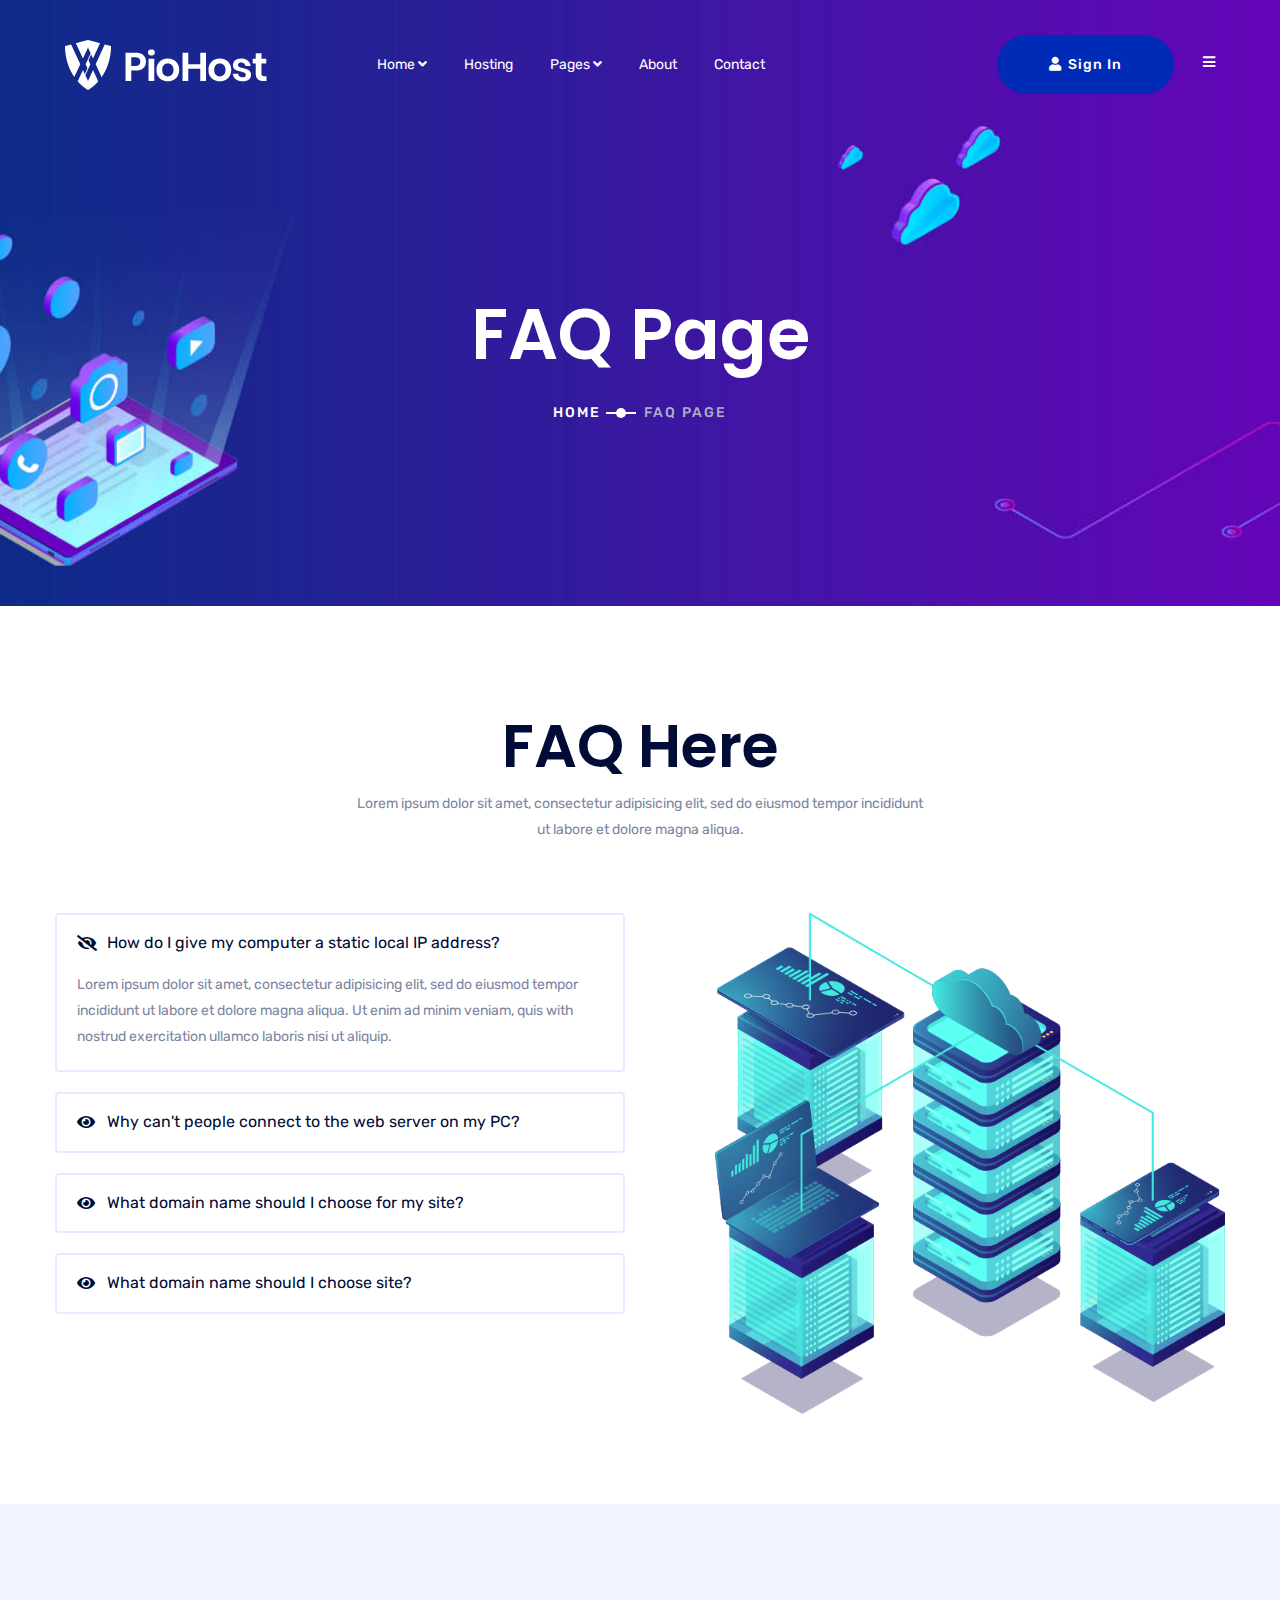
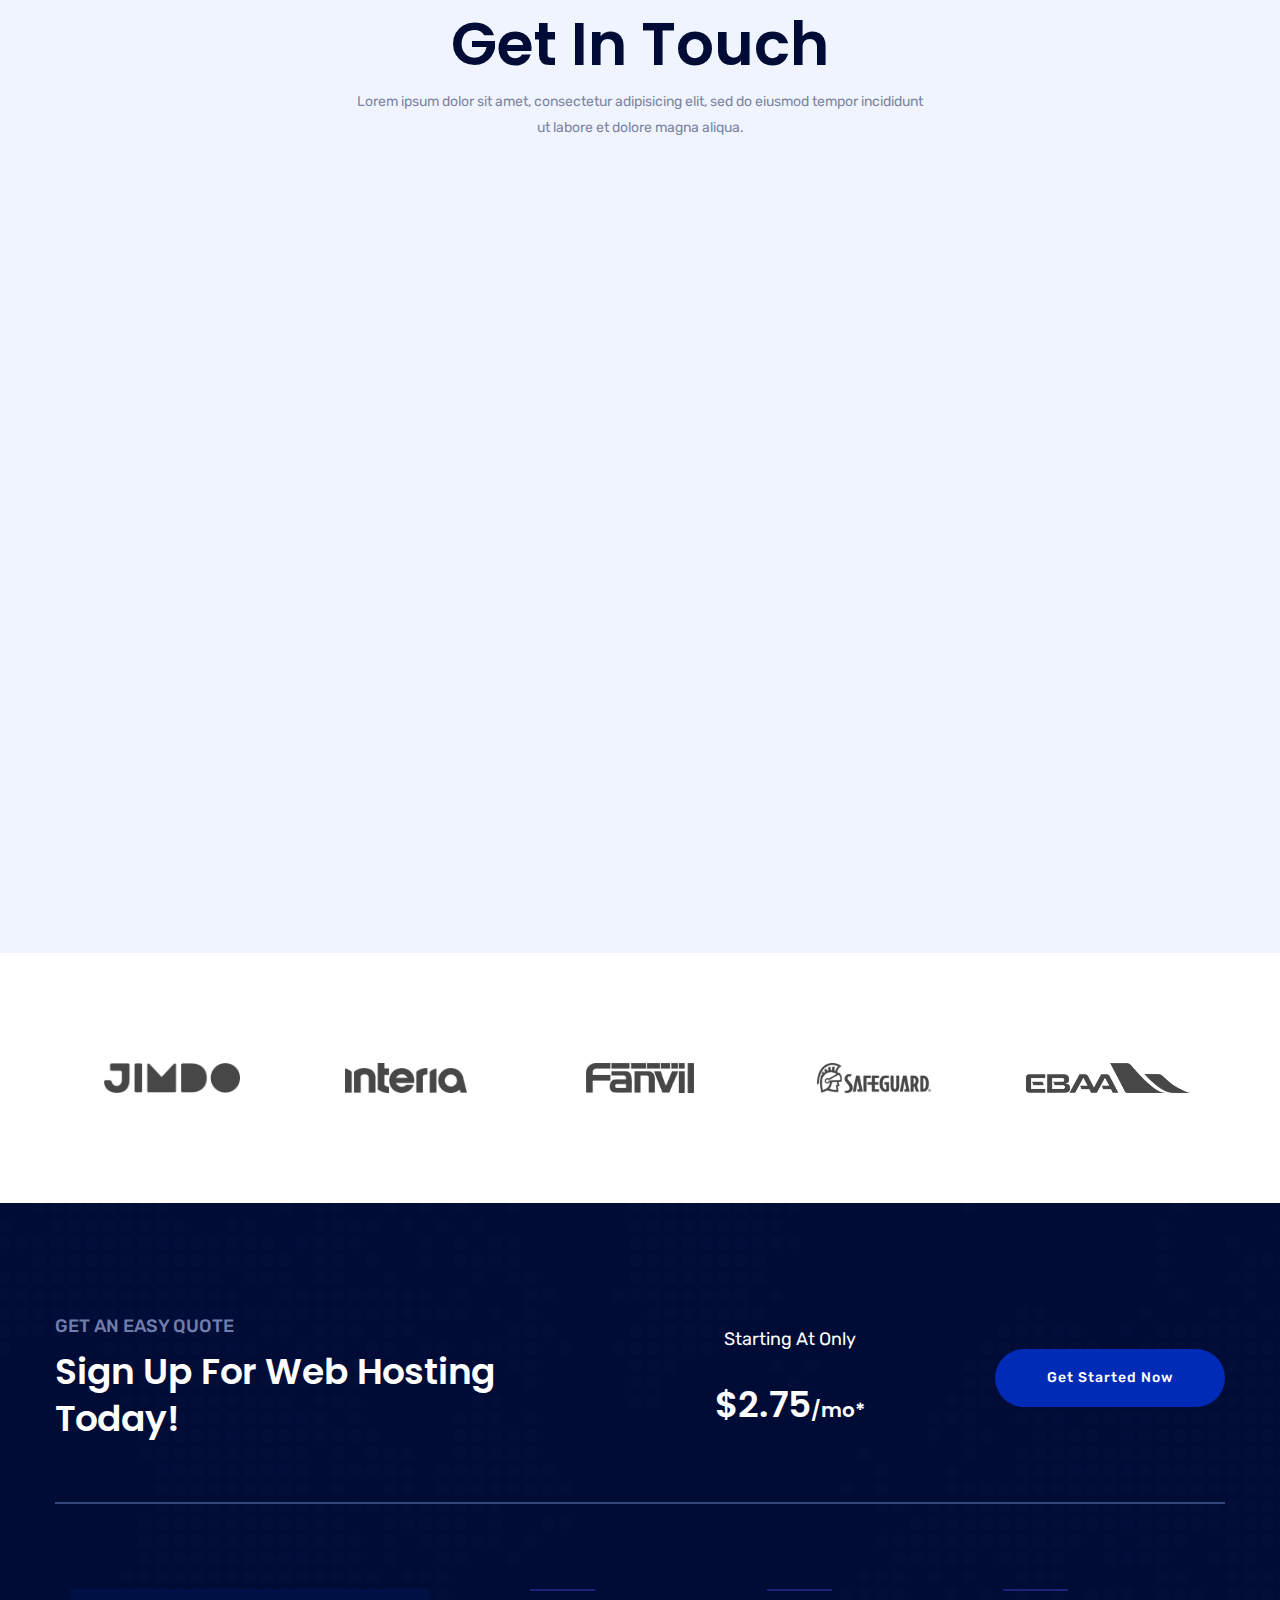
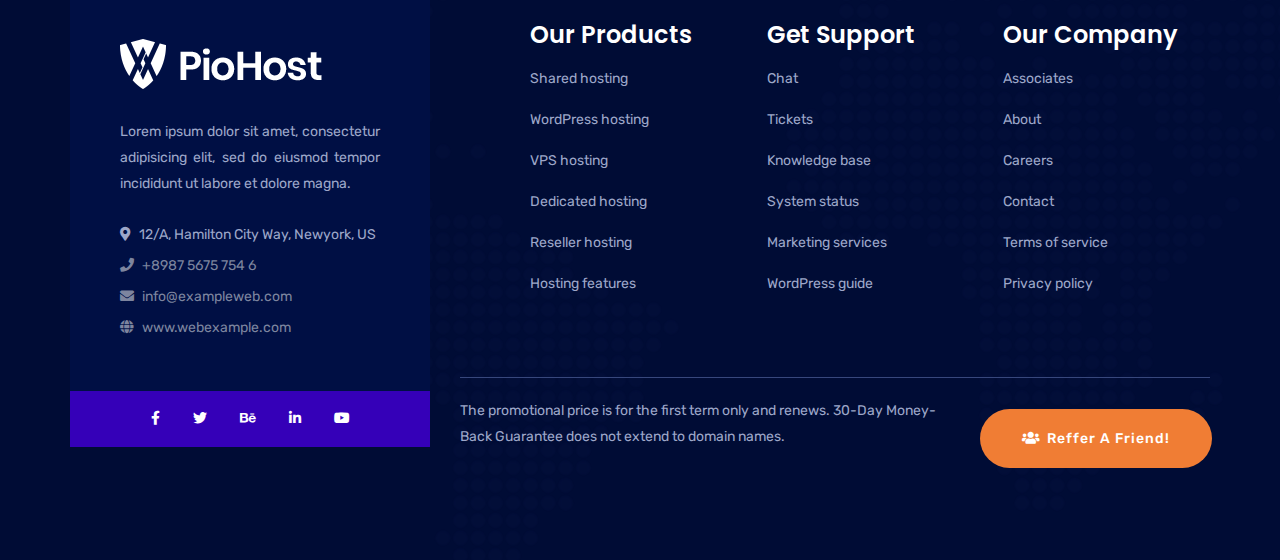
<file: faq.html>
<!DOCTYPE html>
<html lang="en">
<head>
   <meta charset="utf-8">
   <meta http-equiv="X-UA-Compatible" content="IE=edge">
   <meta name="description" content="PioHost - Domain and Web Hosting HTML5 Template">
   <meta name="viewport" content="width=device-width, initial-scale=1">


<!-- Title -->
<title>FAQs-PioHost</title>

<!-- Favicon -->
<link rel="shortcut icon" type="image/x-icon" href="assets/img/favicon.png">


<!-- CSS Here -->
   <!-- SlickNav.css -->
   <link rel="stylesheet" href="assets/css/slicknav.min.css">
   <!-- MagnificPopup.css -->
   <link rel="stylesheet" href="assets/css/magnific-popup.css">
   <!-- SlickSlider.css -->
   <link rel="stylesheet" href="assets/css/slick.css">
   <!-- Animated.css -->
   <link rel="stylesheet" href="assets/css/animate.min.css">
   <!-- Owl.carousel.css -->
   <link rel="stylesheet" href="assets/css/owl.carousel-2.3.4.min.css">
   <!-- Fontawesome.css -->
   <link rel="stylesheet" href="assets/css/fontawesome-free-5.12.0.min.css">
   <!-- Bootstrap.css -->
   <link rel="stylesheet" href="assets/css/bootstrap-4.3.1.min.css">
   <!-- Default.css -->
   <link rel="stylesheet" href="assets/css/default.css">
   <!-- Style.css -->
   <link rel="stylesheet" href="assets/css/style.css">
   <!-- Responsive.css -->
   <link rel="stylesheet" href="assets/css/responsive.css">



   <!-- Jquery -->
   <script src="assets/js/jquery-3.4.1.min.js"></script>

</head>
<body>
<!-- Start Header Area -->
<header class="header-area theme-2 header-absolute header-space">
    <div class="container-fluid">
        <div class="header-wrapper">
            <div class="main-header pt-35 pb-35">
                <div class="row">
                    <div class="col-lg-3 d-flex align-items-center col-6">
                        <div class="site-logo">
                            <a href="index.html"><img src="assets/img/logo.png" alt=""></a>
                        </div>
                    </div>
                    <div class="col-6 d-block d-lg-none static">
                        <div class="show-mobile-menu"></div>
                    </div>
                    <div class="col-lg-6 d-none d-lg-block">
                        <nav>
                            <ul class="main-menu" id="mobile-menu">
                                <li><a href="index.html">Home  <i class="fas fa-angle-down"></i></a>
                                    <ul class="submenu">
                                        <li><a href="index.html">HomePage 01</a></li>
                                        <li><a href="home-2.html">HomePage 02</a></li>
                                        <li><a href="home-3.html">HomePage 03</a></li>
                                    </ul>
                                </li>
                                <li><a href="hosting.html">Hosting </a></li>
                                <li><a href="#"> Pages  <i class="fas fa-angle-down"></i></a>
                                    <ul class="submenu">
                                        <li><a href="affiliate.html">Affiliate</a></li>
                                        <li><a href="faq.html">FAQs</a></li>
                                        <li><a href="privacy.html">Privacy & policy</a></li>
                                        <li><a href="search-domain.html">Search Domain</a></li>
                                        <li><a href="support.html">Support</a></li>
                                        <li><a href="team.html">Team</a></li>
                                        <li><a href="login.html">Login</a></li>
                                        <li><a href="register.html">Register</a></li>
                                        <li><a href="recover.html">Recover</a></li>
                                    </ul>
                                </li>
                                <li><a href="about.html">About</a></li>
                                <li><a href="contact.html">Contact</a></li>
                            </ul>
                        </nav>
                    </div>
                    <div class="col-lg-3 d-none d-lg-block">
                        <div class="header-right">
                            <div class="bar float-right ">
                                <a class="info-bar" href="javascript:void(0)"><i class="fas fa-bars"></i></a>
                            </div>
                            <div class="header-btn float-right">
                                <a class="btn header-btn" href="#"><i class="fas fa-user"></i> Sign In</a>
                            </div>
                        </div>
                    </div>
                </div>
            </div>
        </div>
    </div>
</header>
<!-- info bar -->
<div class="extra-info">
    <div class="close-icon">
        <button>
            <i class="far fa-window-close"></i>
        </button>
    </div>
    <div class="logo-side mb-30">
        <a href="index.html">
            <img src="assets/img/logo.png" alt="" />
        </a>
    </div>
    <div class="side-info mb-30">
        <div class="contact-list mb-30">
            <h4>Office Address</h4>
            <p>123/A, Miranda City Likaoli
                Prikano, Dope</p>
        </div>
        <div class="contact-list mb-30">
            <h4>Phone Number</h4>
            <p>+0989 7876 9865 9</p>
            <p>+(090) 8765 86543 85</p>
        </div>
        <div class="contact-list mb-30">
            <h4>Email Address</h4>
            <p>info@example.com</p>
            <p>example.mail@hum.com</p>
        </div>
    </div>
    <div class="instagram">
        <a href="#">
            <img src="assets/img/info-bar/ins1.jpg" alt="">
        </a>
        <a href="#">
            <img src="assets/img/info-bar/ins2.jpg" alt="">
        </a>
        <a href="#">
            <img src="assets/img/info-bar/ins3.jpg" alt="">
        </a>
        <a href="#">
            <img src="assets/img/info-bar/ins4.jpg" alt="">
        </a>
        <a href="#">
            <img src="assets/img/info-bar/ins5.jpg" alt="">
        </a>
        <a href="#">
            <img src="assets/img/info-bar/ins1.jpg" alt="">
        </a>
    </div>
    <div class="social-icon-right mt-20">
        <a href="#">
            <i class="fab fa-facebook-f"></i>
        </a>
        <a href="#">
            <i class="fab fa-twitter"></i>
        </a>
        <a href="#">
            <i class="fab fa-google-plus-g"></i>
        </a>
        <a href="#">
            <i class="fab fa-instagram"></i>
        </a>
    </div>
</div>
<!-- info bar -->
<!-- End Header Area -->
<main>
    <!-- Start Breadcrumb Area -->
    <section class="breadcrumb-area" data-background="assets/img/hosting-bdc.jpg">
        <div class="container">
            <div class="row">
                <div class="col-12 text-center">
                    <div class="breadcrumb-text wow fadeInDown" data-wow-delay=".5s">
                        <h1>FAQ Page</h1>
                        <div class="breadcrumb-navigation">
                            <ul>
                                <li><a href="index.html">Home</a></li>
                                <li class="active"><a href="#">FAQ Page</a></li>
                            </ul>
                        </div>
                    </div>
                </div>
            </div>
        </div>
    </section>
    <!-- End Breadcrumb Area -->
    <!-- Start FAQ Area -->
    <section class="faq-area theme-2 pt-110 pb-90">
        <div class="container">
            <div class="row">
                <div class="col-lg-6 offset-lg-3">
                    <div class="section-title text-center mb-70">
                        <h2>FAQ Here</h2>
                        <p>Lorem ipsum dolor sit amet, consectetur adipisicing elit, sed do eiusmod
                            tempor incididunt ut labore et dolore magna aliqua. </p>
                    </div>
                </div>
            </div>
            <div class="row">
                <div class="col-lg-6">
                    <div class="faq-wrapper">                       
                       <div id="accordion" class="style-faq">
                            <div class="card">
                                <div class="card-header" id="headingOne">
                                    <h6 class="mb-0">
                                        <a data-toggle="collapse" href="" data-target="#collapse1" aria-expanded="true">
                                            How do I give my computer a static local IP address?
                                        </a>
                                    </h6>
                                </div>
                                <div id="collapse1" class="collapse show" aria-labelledby="headingOne" data-parent="#accordion">
                                    <div class="card-body">
                                        Lorem ipsum dolor sit amet, consectetur adipisicing elit, sed do eiusmod tempor incididunt ut labore et dolore magna aliqua. Ut enim ad minim veniam, quis with nostrud exercitation ullamco laboris nisi ut aliquip.
                                    </div>
                                </div>
                            </div>

                            <div class="card">
                                <div class="card-header" id="headingTwo">
                                    <h6 class="mb-0">
                                        <a data-toggle="collapse" href="" data-target="#collapse2" aria-expanded="false" class="collapsed">
                                            Why can't people connect to the web server on my PC?
                                        </a>
                                    </h6>
                                </div>
                                <div id="collapse2" class="collapse" aria-labelledby="headingTwo" data-parent="#accordion">
                                    <div class="card-body">
                                        Lorem ipsum dolor sit amet, consectetur adipisicing elit, sed do eiusmod tempor incididunt ut labore et dolore magna aliqua. Ut enim ad minim veniam, quis with nostrud exercitation ullamco laboris nisi ut aliquip.
                                    </div>
                                </div>
                            </div>

                            <div class="card">
                                <div class="card-header" id="headingThree">
                                    <h6 class="mb-0">
                                        <a data-toggle="collapse" href="" data-target="#collapse3" aria-expanded="false" class="collapsed">
                                            What domain name should I choose for my site?
                                        </a>
                                    </h6>
                                </div>
                                <div id="collapse3" class="collapse" aria-labelledby="headingThree" data-parent="#accordion">
                                    <div class="card-body">
                                        Lorem ipsum dolor sit amet, consectetur adipisicing elit, sed do eiusmod tempor incididunt ut labore et dolore magna aliqua. Ut enim ad minim veniam, quis with nostrud exercitation ullamco laboris nisi ut aliquip.
                                    </div>
                                </div>
                            </div>
                            <div class="card">
                                <div class="card-header" id="headingFour">
                                    <h6 class="mb-0">
                                        <a data-toggle="collapse" href="" data-target="#collapse4" aria-expanded="false" class="collapsed">
                                            What domain name should I choose site?
                                        </a>
                                    </h6>
                                </div>
                                <div id="collapse4" class="collapse" aria-labelledby="headingFour" data-parent="#accordion">
                                    <div class="card-body">
                                        Lorem ipsum dolor sit amet, consectetur adipisicing elit, sed do eiusmod tempor incididunt ut labore et dolore magna aliqua. Ut enim ad minim veniam, quis with nostrud exercitation ullamco laboris nisi ut aliquip.
                                    </div>
                                </div>
                            </div>
                        </div>
                    </div>
                </div>
                <div class="col-lg-6">
                    <img class="bounce-animate" src="assets/img/slider/home2-hosting.png" alt="">
                </div>
            </div>
        </div>
    </section>
    <!-- End FAQ Area -->
    <!-- Start Get In Touch Area -->
    <section class="get-in-touch-area pt-110 pb-110 gray-bg">
        <div class="container">
            <div class="row">
                <div class="col-lg-6 offset-lg-3">
                    <div class="section-title text-center mb-70">
                        <h2>Get In Touch</h2>
                        <p>Lorem ipsum dolor sit amet, consectetur adipisicing elit, sed do eiusmod
                            tempor incididunt ut labore et dolore magna aliqua. </p>
                    </div>
                </div>
            </div>
            <div class="contact-form wow fadeIn" data-wow-delay=".7s">
                <form id="contact-form" action="#">
                    <div class="row">
                        <div class="col-lg-6">
                            <div class="form-box user-icon mb-30">
                                <input type="text" name="name" placeholder="Your Name">
                            </div>
                        </div>
                        <div class="col-lg-6">
                            <div class="form-box email-icon mb-30">
                                <input type="text" name="email" placeholder="Your Email">
                            </div>
                        </div>
                        <div class="col-lg-6">
                            <div class="form-box phone-icon mb-30">
                                <input type="text" name="phone" placeholder="Your Phone">
                            </div>
                        </div>
                        <div class="col-lg-6">
                            <div class="form-box subject-icon mb-30">
                                <input type="text" name="subject" placeholder="Your Subject">
                            </div>
                        </div>
                        <div class="col-lg-12">
                            <div class="form-box message-icon mb-30">
                                <textarea name="message" id="message" cols="30" rows="10" placeholder="Your Message"></textarea>
                            </div>
                            <div class="contact-btn text-center">
                                <button class="btn btn-2 btn-icon ml-0" type="submit">get action</button>
                            </div>
                        </div>
                    </div>
                </form>
                <p class="ajax-response text-center"></p>
            </div>
        </div>
    </section>
    <!-- End Get In Touch Area -->
    <!-- Start Brands Area -->
    <section class="brands-area pt-110 pb-110">
        <div class="container">
            <div class="row">
                <div class="col-12">
                    <div class="brand-active">
                        <div class="single-brand">
                            <a href="#"><img src="assets/img/brands/1.png" alt=""></a>
                        </div>
                        <div class="single-brand">
                            <a href="#"><img src="assets/img/brands/2.png" alt=""></a>
                        </div>
                        <div class="single-brand">
                            <a href="#"><img src="assets/img/brands/3.png" alt=""></a>
                        </div>
                        <div class="single-brand">
                            <a href="#"><img src="assets/img/brands/4.png" alt=""></a>
                        </div>
                        <div class="single-brand">
                            <a href="#"><img src="assets/img/brands/5.png" alt=""></a>
                        </div>
                        <div class="single-brand">
                            <a href="#"><img src="assets/img/brands/1.png" alt=""></a>
                        </div>
                        <div class="single-brand">
                            <a href="#"><img src="assets/img/brands/2.png" alt=""></a>
                        </div>
                        <div class="single-brand">
                            <a href="#"><img src="assets/img/brands/3.png" alt=""></a>
                        </div>
                        <div class="single-brand">
                            <a href="#"><img src="assets/img/brands/4.png" alt=""></a>
                        </div>
                        <div class="single-brand">
                            <a href="#"><img src="assets/img/brands/5.png" alt=""></a>
                        </div>
                    </div>
                </div>
            </div>
        </div>
    </section>
    <!-- End Brands Area -->
</main>
<!-- Start Footer Area -->
<footer class="footer-area pt-110 pb-80" data-overlay=".9" style="background-image: url(assets/img/footer-bg.png);">
<div class="container">
    <div class="footer-top mb-85">
        <div class="row align-items-center">
            <div class="col-lg-6 col-12">
                <div class="footer-signup-text">
                    <span>Get an easy quote</span>
                    <h2>Sign Up For Web Hosting Today!</h2>
                </div>
            </div>
            <div class="col-lg-3 col-md-6">
                <div class="signup-info text-left text-lg-center">
                    <span>Starting At Only</span>
                    <h4><span>$2.75</span>/mo*</h4>
                </div>
            </div>
            <div class="col-lg-3 col-md-6">
                <div class="footer-top-btn text-left text-md-right">
                    <a class="btn" href="#">Get Started Now</a>
                </div>
            </div>
        </div>
    </div>
    <div class="footer-bottom">
        <div class="container">
            <div class="row">
                <div class="col-lg-4">
                    <div class="footer-address-bar">
                        <div class="footer-logo">
                            <a href="index.html"><img src="assets/img/logo.png" alt=""></a>
                        </div>
                        <div class="address-bar-text">
                            <p>Lorem ipsum dolor sit amet, consectetur adipisicing elit, sed do eiusmod tempor incididunt ut labore et dolore magna. </p>
                        </div>
                        <div class="address-bar-address">
                            <ul>
                                <li><i class="fas fa-map-marker-alt"></i> 12/A, Hamilton City Way, Newyork, US</li>
                                <li><a href="tel:+89875675754 6"><i class="fas fa-phone"></i> +8987 5675 754 6</a></li>
                                <li><a href="mailto:info@exampleweb.com"><i class="fas fa-envelope"></i> info@exampleweb.com</a></li>
                                <li><a href="https://www.webexample.com"><i class="fas fa-globe"></i>  www.webexample.com</a></li>
                            </ul>
                        </div>
                    </div>
                    <div class="social-links text-center">
                        <a href="#" target="_blank"><i class="fab fa-facebook-f"></i></a>
                        <a href="#" target="_blank"><i class="fab fa-twitter"></i></a>
                        <a href="#" target="_blank"><i class="fab fa-behance"></i></a>
                        <a href="#" target="_blank"><i class="fab fa-linkedin-in"></i></a>
                        <a href="#" target="_blank"><i class="fab fa-youtube"></i></a>
                    </div>
                </div>
                <div class="col-lg-8">
                    <div class="footer-right-box">
                        <div class="row">
                            <div class="col-lg-4 col-md-4">
                                <div class="footer-widget">
                                    <span></span>
                                    <h4 class="widget-title">Our Products</h4>
                                    <ul class="footer-menu">
                                        <li><a href="#">Shared hosting</a></li>
                                        <li><a href="#">WordPress hosting</a></li>
                                        <li><a href="#">VPS hosting</a></li>
                                        <li><a href="#"> Dedicated hosting</a></li>
                                        <li><a href="#"> Reseller hosting</a></li>
                                        <li><a href="#">Hosting features</a></li>
                                    </ul>
                                </div>
                            </div>
                            <div class="col-lg-4 col-md-4">
                                <div class="footer-widget">
                                    <span></span>
                                    <h4 class="widget-title">Get Support</h4>
                                    <ul class="footer-menu">
                                        <li><a href="#">Chat</a></li>
                                        <li><a href="#"> Tickets</a></li>
                                        <li><a href="#">Knowledge base</a></li>
                                        <li><a href="#"> System status</a></li>
                                        <li><a href="#"> Marketing services</a></li>
                                        <li><a href="#">WordPress guide</a></li>
                                    </ul>
                                </div>
                            </div>
                            <div class="col-lg-4 col-md-4">
                                <div class="footer-widget">
                                    <span></span>
                                    <h4 class="widget-title">Our Company</h4>
                                    <ul class="footer-menu">
                                        <li><a href="#">Associates</a></li>
                                        <li><a href="#">  About</a></li>
                                        <li><a href="#"> Careers</a></li>
                                        <li><a href="#"> Contact</a></li>
                                        <li><a href="#">Terms of service</a></li>
                                        <li><a href="#"> Privacy policy</a></li>
                                    </ul>
                                </div>
                            </div>
                        </div>
                    </div>
                    <div class="row align-items-center">
                        <div class="col-lg-8">
                            <div class="footer-text mb-30">
                                <p>The promotional price is for the first term only and renews.
                                    30-Day Money-Back Guarantee does not extend to domain names.</p>
                            </div>
                        </div>
                        <div class="col-lg-4">
                            <div class="footer-orange-btn text-left text-lg-right">
                                <a href="#" class="btn"><i class="fas fa-users"></i>  Reffer A Friend!</a>
                            </div>
                        </div>
                    </div>
                </div>
            </div>
        </div>
    </div>
</div>
</footer>
<!-- End Footer Area -->
<!-- JS -->
   <!-- Popper.js -->
   <script src="assets/js/popper.min.js"></script>
   <!-- Bootstrap.js -->
   <script src="assets/js/bootstrap-4.3.1.min.js"></script>
   <!-- Plugin.js -->
   <script src="assets/js/plugins.js"></script>
   <!-- Modernizr.js -->
   <script src="assets/js/vendor/modernizr-3.5.0.min.js"></script>
   <!-- Waypoints.js -->
   <script src="assets/js/vendor/waypoints-4.0.1.min.js"></script>
   <!-- Wow.js -->
   <script src="assets/js/vendor/wow.min.js"></script>
   <!-- SlickSlider.js -->
   <script src="assets/js/vendor/slick.min.js"></script>
   <!-- ScrollUp.js -->
   <script src="assets/js/vendor/scrollUp.min.js"></script>
   <!-- MagnificPopup.js -->
   <script src="assets/js/vendor/magnific-popup.min.js"></script>
   <!-- SlickNav.js -->
   <script src="assets/js/vendor/slicknav.min.js"></script>

   <!-- Main.js -->
   <script src="assets/js/main.js"></script>
</body>
</html>
</file>
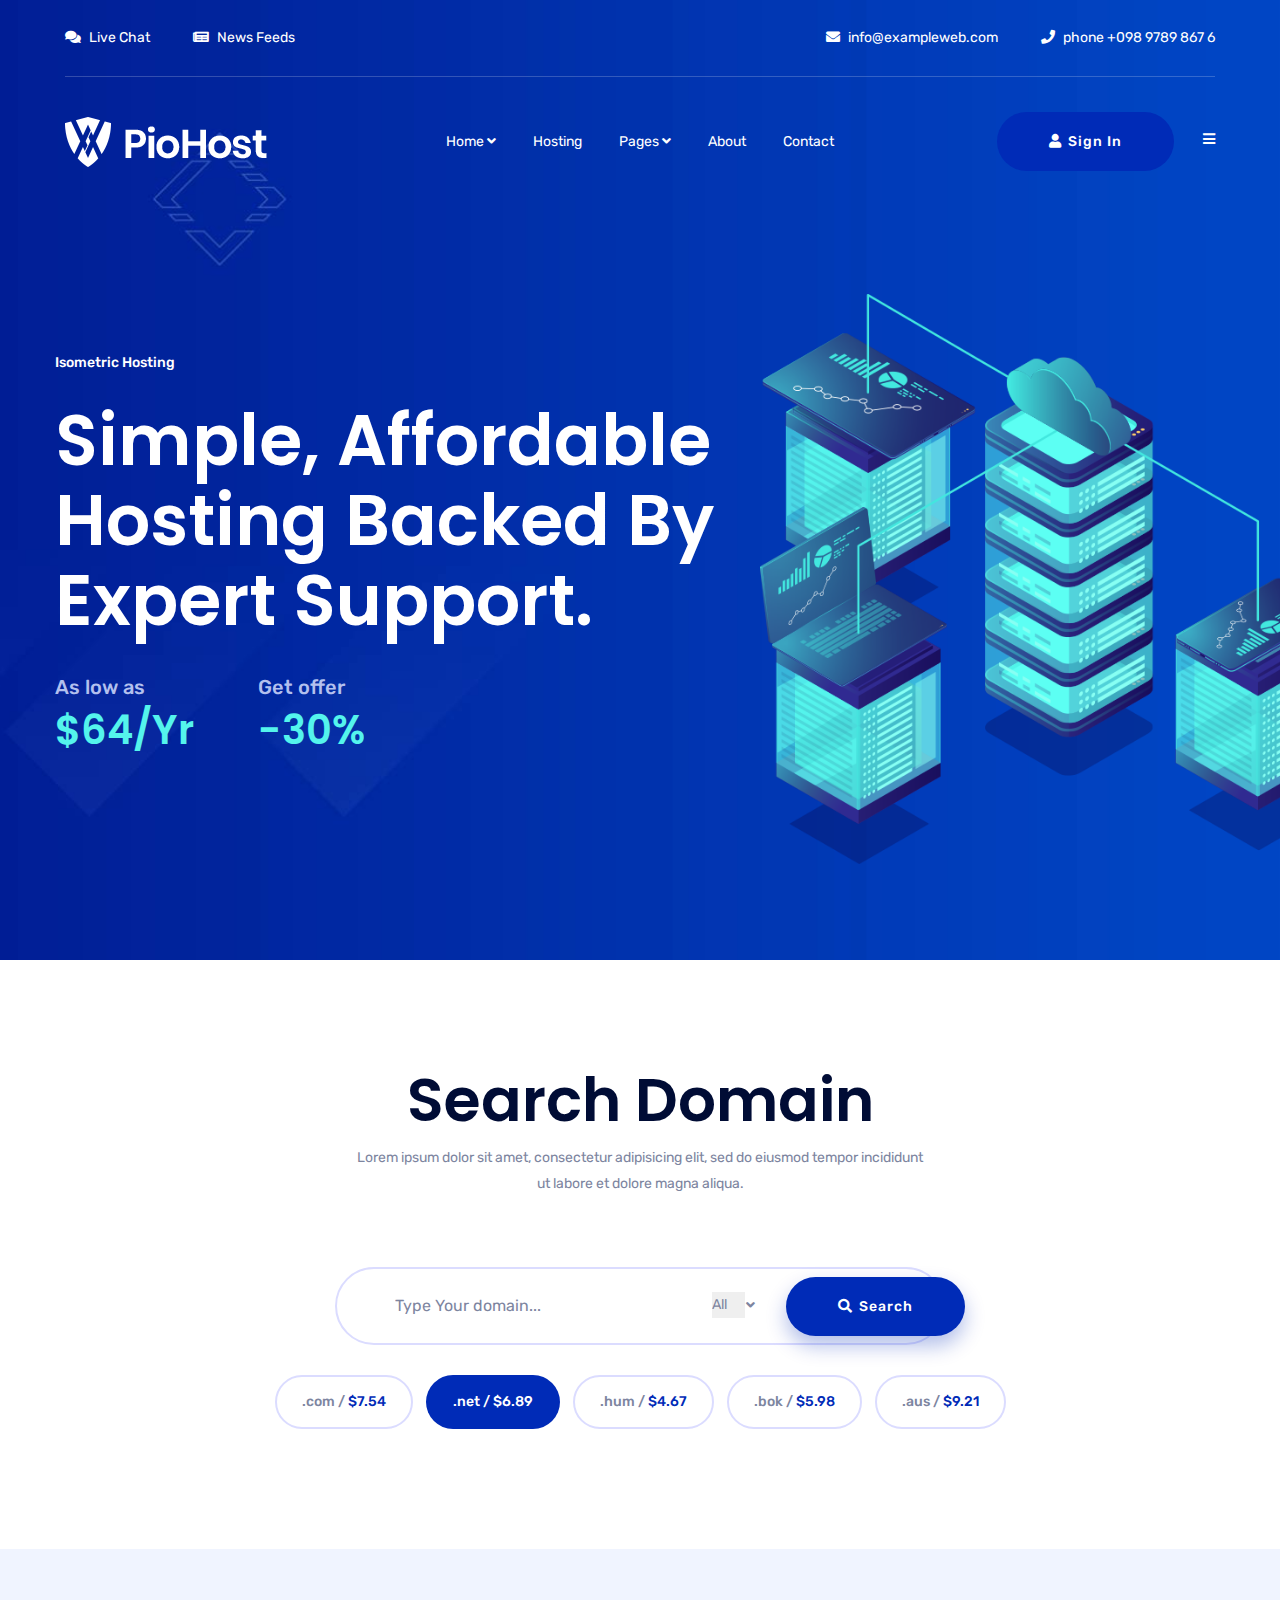
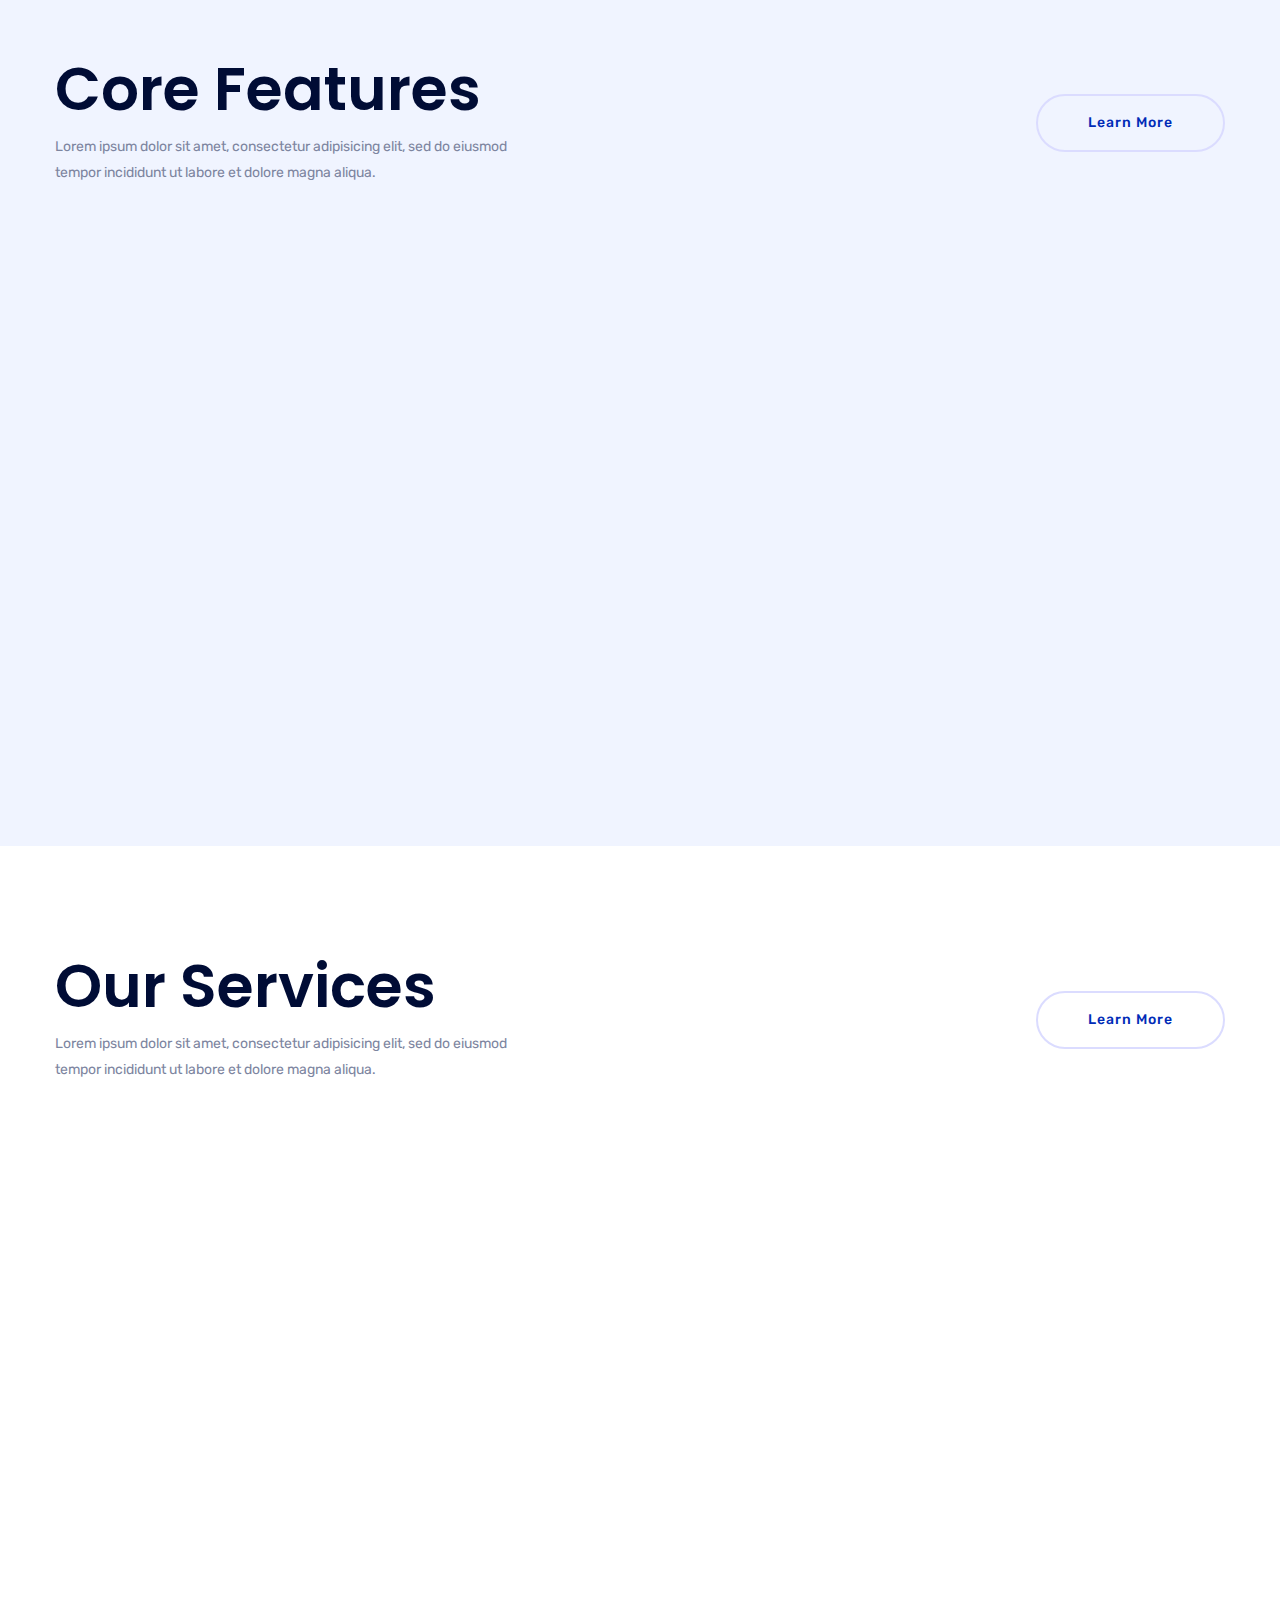
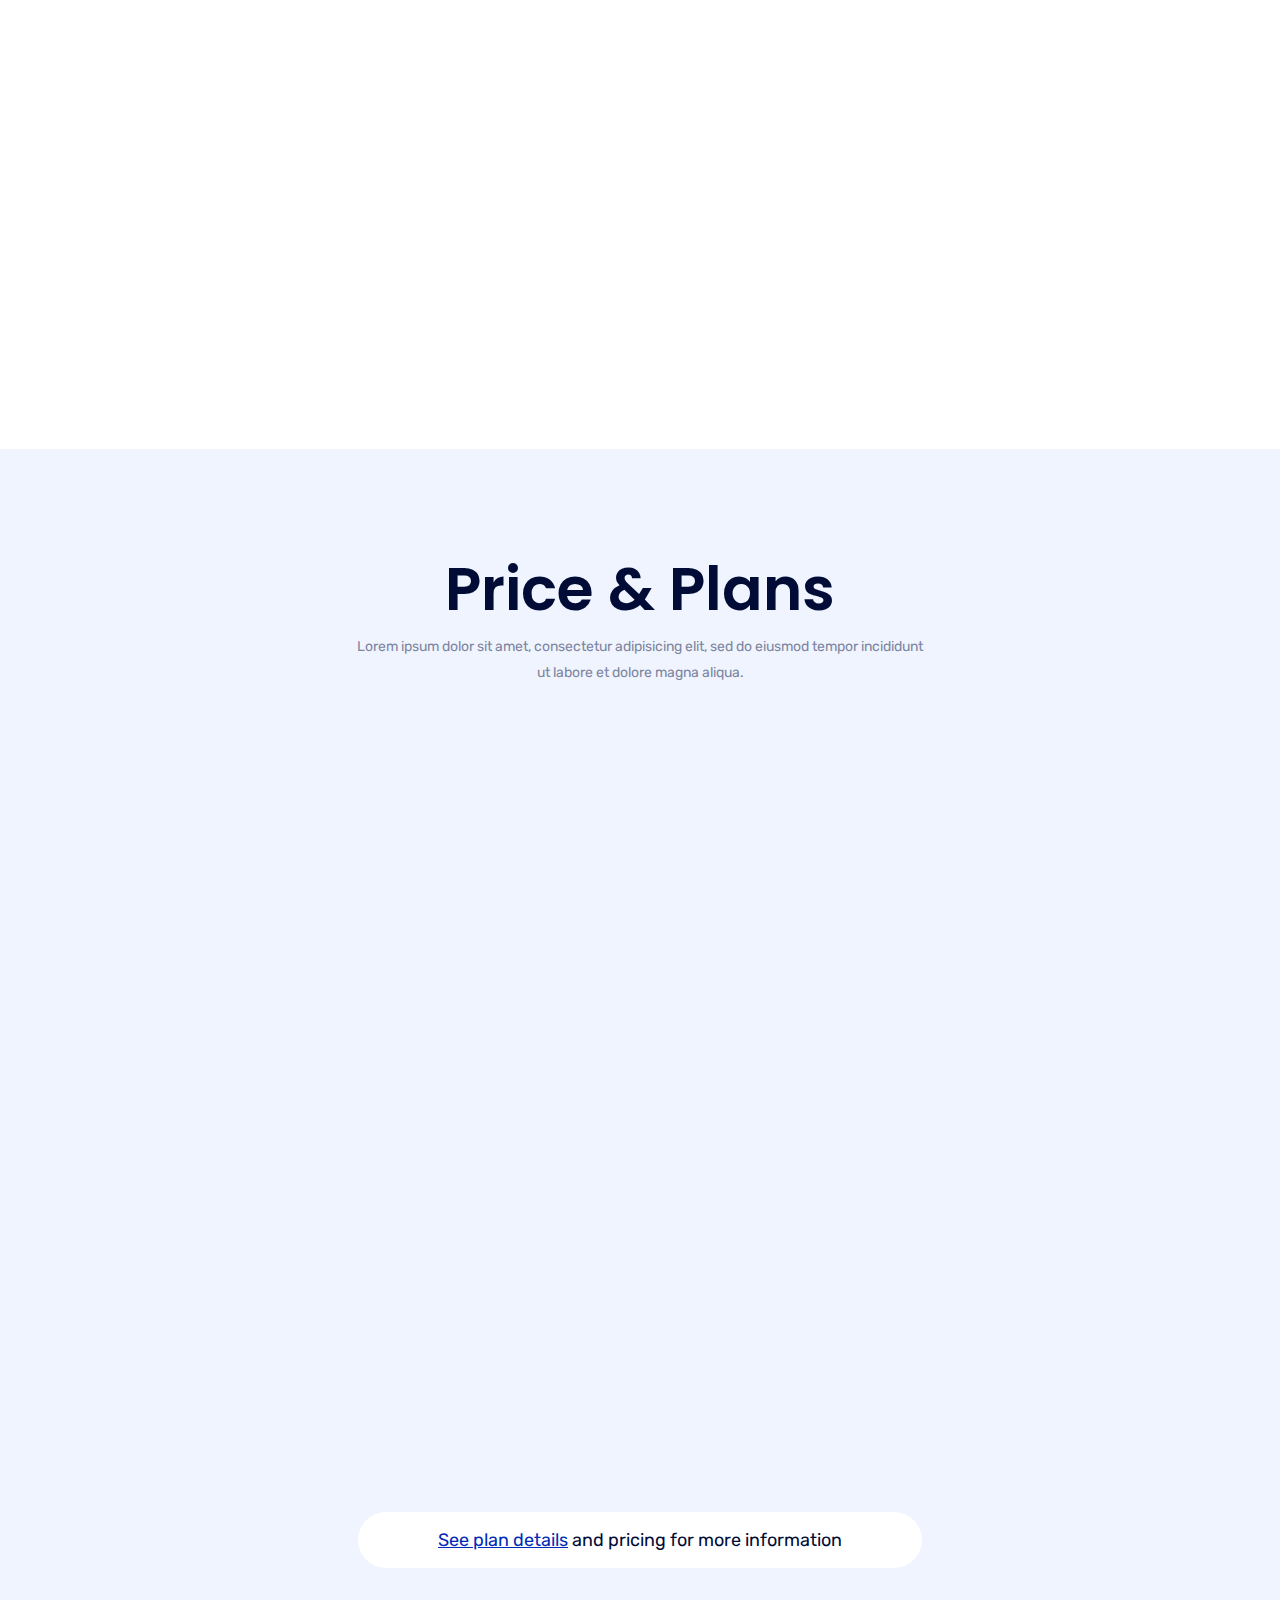
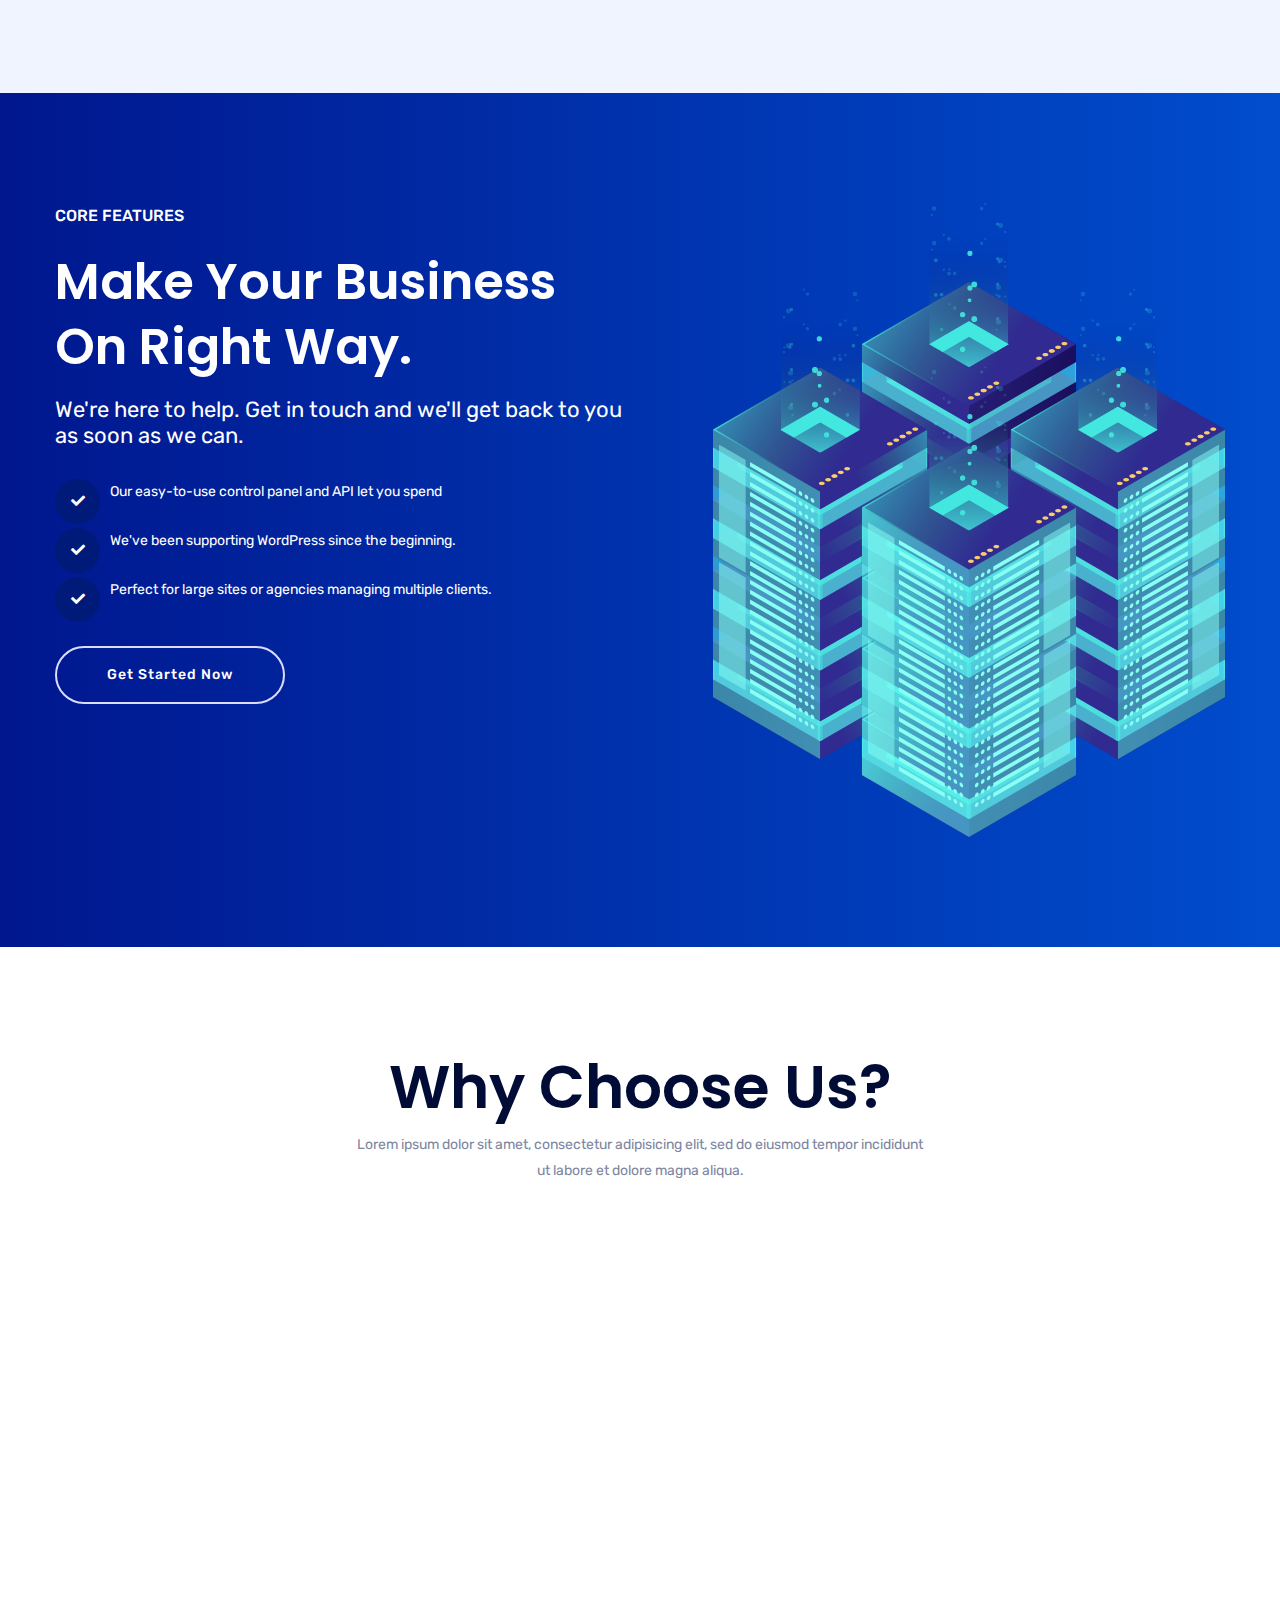
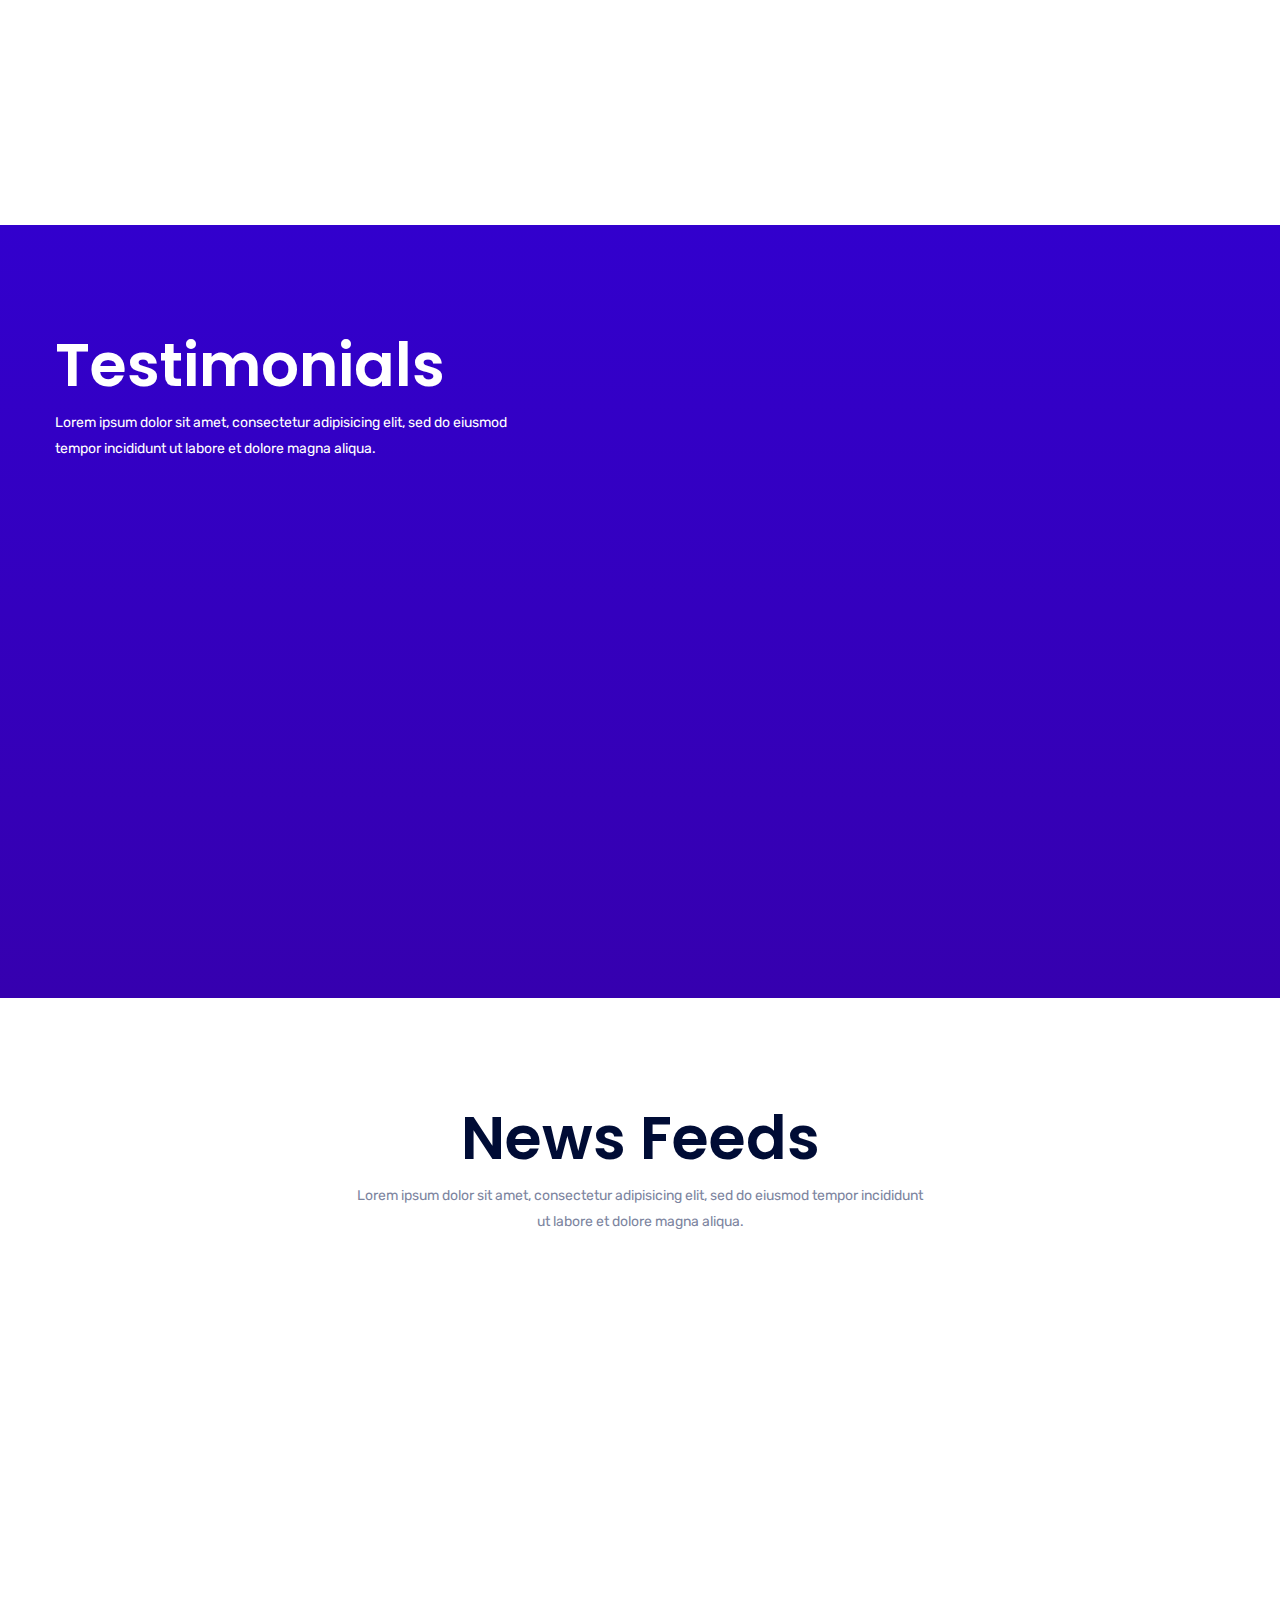
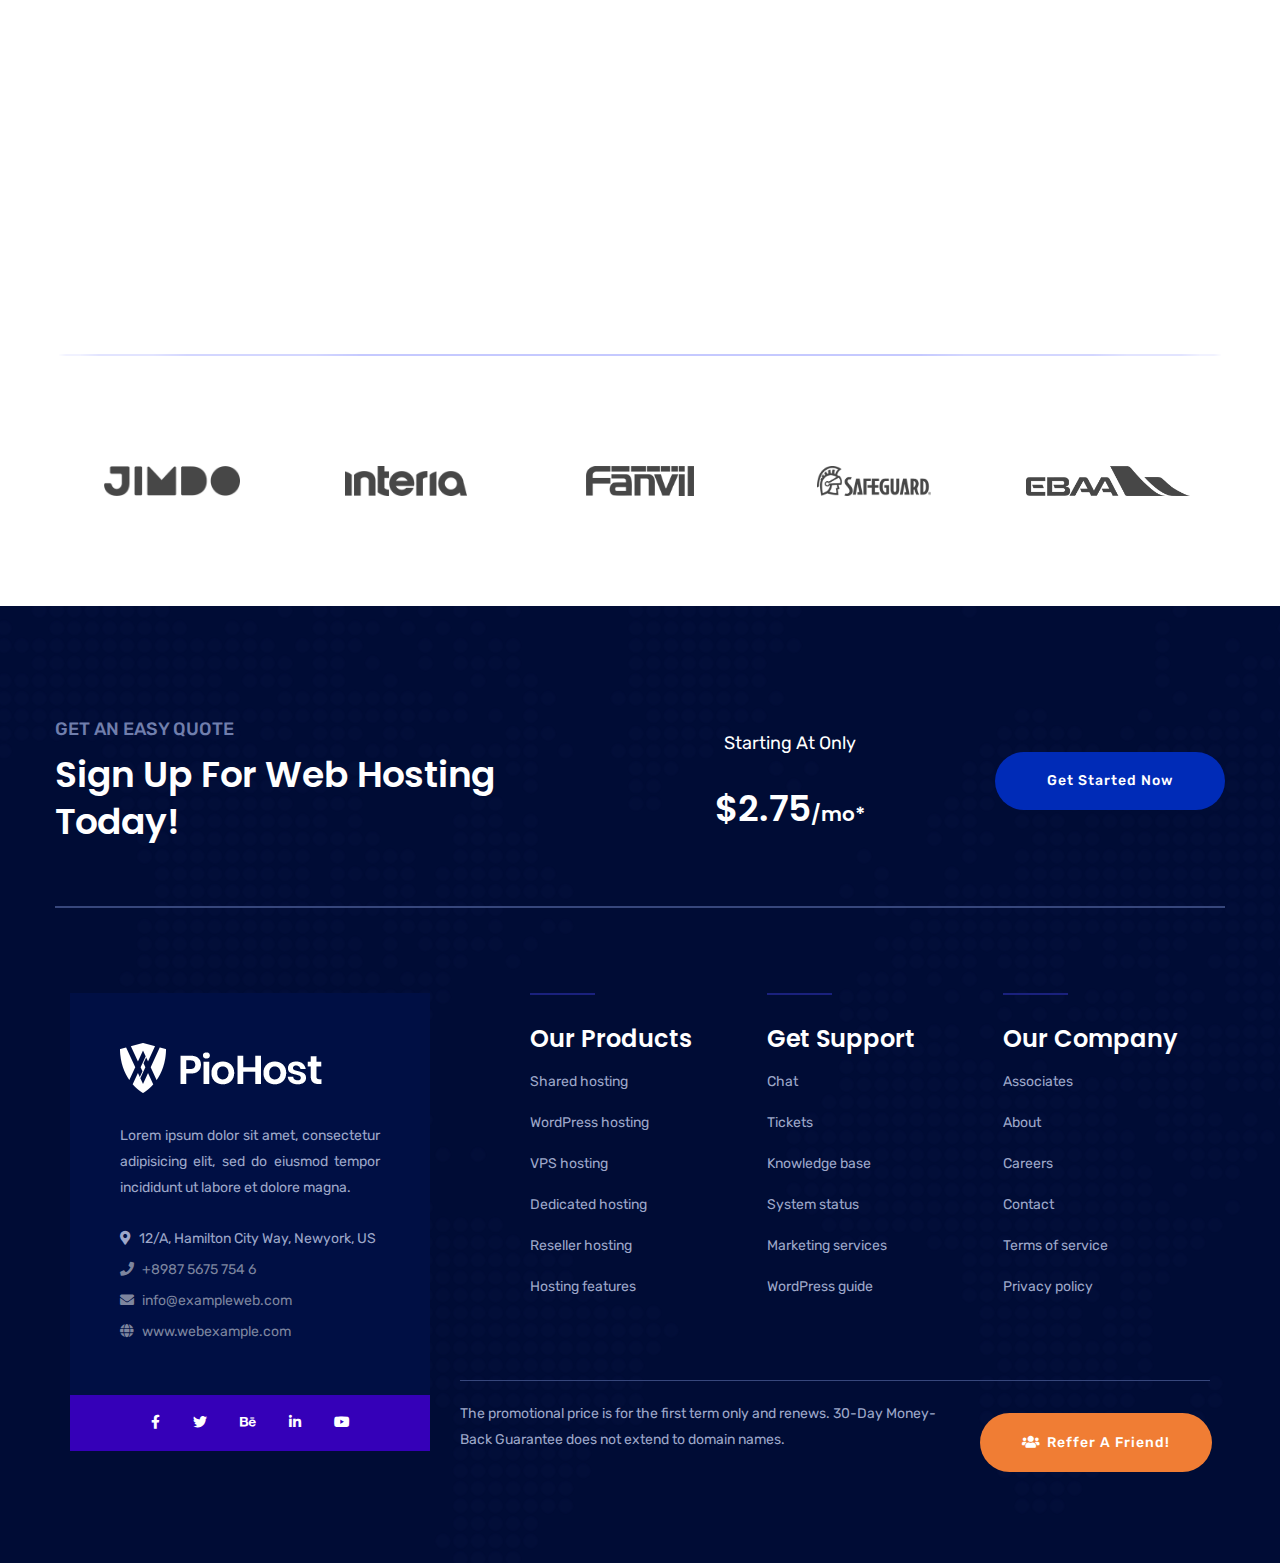
<file: home-2.html>
<!DOCTYPE html>
<html lang="en">
<head>
   <meta charset="utf-8">
   <meta http-equiv="X-UA-Compatible" content="IE=edge">
   <meta name="description" content="PioHost - Domain and Web Hosting HTML5 Template">
   <meta name="viewport" content="width=device-width, initial-scale=1">


<!-- Title -->
<title>Home-2-PioHost</title>

<!-- Favicon -->
<link rel="shortcut icon" type="image/x-icon" href="assets/img/favicon.png">


<!-- CSS Here -->
   <!-- SlickNav.css -->
   <link rel="stylesheet" href="assets/css/slicknav.min.css">
   <!-- MagnificPopup.css -->
   <link rel="stylesheet" href="assets/css/magnific-popup.css">
   <!-- SlickSlider.css -->
   <link rel="stylesheet" href="assets/css/slick.css">
   <!-- Animated.css -->
   <link rel="stylesheet" href="assets/css/animate.min.css">
   <!-- Owl.carousel.css -->
   <link rel="stylesheet" href="assets/css/owl.carousel-2.3.4.min.css">
   <!-- Fontawesome.css -->
   <link rel="stylesheet" href="assets/css/fontawesome-free-5.12.0.min.css">
   <!-- Bootstrap.css -->
   <link rel="stylesheet" href="assets/css/bootstrap-4.3.1.min.css">
   <!-- Default.css -->
   <link rel="stylesheet" href="assets/css/default.css">
   <!-- Style.css -->
   <link rel="stylesheet" href="assets/css/style.css">
   <!-- Responsive.css -->
   <link rel="stylesheet" href="assets/css/responsive.css">



   <!-- Jquery -->
   <script src="assets/js/jquery-3.4.1.min.js"></script>

</head>
<body>
<!-- Start Header Area -->
<header class="header-area theme-2 header-absolute header-space">
    <div class="container-fluid">
        <div class="header-top pt-25 pb-25">
            <div class="row">
                <div class="col-md-5 col-lg-6 d-none d-md-block">
                    <div class="header-left">
                        <ul class="top-list">
                            <li><a href="#"><i class="fas fa-comments"></i> Live Chat</a></li>
                            <li><a href="#"><i class="fas fa-newspaper"></i> News Feeds</a></li>
                        </ul>
                    </div>
                </div>
                <div class="col-md-7 col-lg-6 d-none d-md-block">
                    <div class="header-cta text-right">
                        <ul>
                            <li><a href="mailto:info@exampleweb.com"><i class="fas fa-envelope"></i> info@exampleweb.com</a></li>
                            <li><a href="tel:+09897898676"><i class="fas fa-phone"></i> phone +098 9789 867 6</a></li>
                        </ul>
                    </div>
                </div>
            </div>
        </div>
        <div class="header-wrapper">
            <div class="main-header pt-35 pb-35">
                <div class="row">
                    <div class="col-lg-3 d-flex align-items-center col-6">
                        <div class="site-logo">
                            <a href="index.html"><img src="assets/img/logo.png" alt=""></a>
                        </div>
                    </div>
                    <div class="col-6 d-lg-none d-block static">
                        <div class="show-mobile-menu"></div>
                    </div>
                    <div class="col-lg-6 d-none d-lg-block">
                        <nav>
                            <ul class="main-menu text-center" id="mobile-menu">
                                <li><a href="index.html">Home  <i class="fas fa-angle-down"></i></a>
                                    <ul class="submenu">
                                        <li><a href="index.html">HomePage 01</a></li>
                                        <li><a href="home-2.html">HomePage 02</a></li>
                                        <li><a href="home-3.html">HomePage 03</a></li>
                                    </ul>
                                </li>
                                <li><a href="hosting.html">Hosting </a></li>
                                <li><a href="#"> Pages  <i class="fas fa-angle-down"></i></a>
                                    <ul class="submenu">
                                        <li><a href="affiliate.html">Affiliate</a></li>
                                        <li><a href="faq.html">FAQs</a></li>
                                        <li><a href="privacy.html">Privacy & policy</a></li>
                                        <li><a href="search-domain.html">Search Domain</a></li>
                                        <li><a href="support.html">Support</a></li>
                                        <li><a href="team.html">Team</a></li>
                                        <li><a href="login.html">Login</a></li>
                                        <li><a href="register.html">Register</a></li>
                                        <li><a href="recover.html">Recover</a></li>
                                    </ul>
                                </li>
                                <li><a href="about.html">About</a></li>
                                <li><a href="contact.html">Contact</a></li>
                            </ul>
                        </nav>
                    </div>
                    <div class="col-lg-3 d-none d-lg-block">
                        <div class="header-right">
                            <div class="bar float-right ">
                                <a class="info-bar" href="javascript:void(0)"><i class="fas fa-bars"></i></a>
                            </div>
                            <div class="header-btn float-right">
                                <a class="btn header-btn" href="#"><i class="fas fa-user"></i> Sign In</a>
                            </div>
                        </div>
                    </div>
                </div>
            </div>
        </div>
    </div>
</header>
<!-- info bar -->
<div class="extra-info">
    <div class="close-icon">
        <button>
            <i class="far fa-window-close"></i>
        </button>
    </div>
    <div class="logo-side mb-30">
        <a href="index.html">
            <img src="assets/img/logo.png" alt="" />
        </a>
    </div>
    <div class="side-info mb-30">
        <div class="contact-list mb-30">
            <h4>Office Address</h4>
            <p>123/A, Miranda City Likaoli
                Prikano, Dope</p>
        </div>
        <div class="contact-list mb-30">
            <h4>Phone Number</h4>
            <p>+0989 7876 9865 9</p>
            <p>+(090) 8765 86543 85</p>
        </div>
        <div class="contact-list mb-30">
            <h4>Email Address</h4>
            <p>info@example.com</p>
            <p>example.mail@hum.com</p>
        </div>
    </div>
    <div class="instagram">
        <a href="#">
            <img src="assets/img/info-bar/ins1.jpg" alt="">
        </a>
        <a href="#">
            <img src="assets/img/info-bar/ins2.jpg" alt="">
        </a>
        <a href="#">
            <img src="assets/img/info-bar/ins3.jpg" alt="">
        </a>
        <a href="#">
            <img src="assets/img/info-bar/ins4.jpg" alt="">
        </a>
        <a href="#">
            <img src="assets/img/info-bar/ins5.jpg" alt="">
        </a>
        <a href="#">
            <img src="assets/img/info-bar/ins1.jpg" alt="">
        </a>
    </div>
    <div class="social-icon-right mt-20">
        <a href="#">
            <i class="fab fa-facebook-f"></i>
        </a>
        <a href="#">
            <i class="fab fa-twitter"></i>
        </a>
        <a href="#">
            <i class="fab fa-google-plus-g"></i>
        </a>
        <a href="#">
            <i class="fab fa-instagram"></i>
        </a>
    </div>
</div>
<!-- info bar -->
<!-- End Header Area -->
<main>
    <!-- Start Slider Area -->
    <section class="slider-area theme-2 position-relative fix">
        <div class="slider-carousel">
            <div class="single-slider" style="background-image: url(assets/img/slider/home2-serverbg.jpg);">
                <div class="container">
                    <div class="row">
                        <div class="col-lg-7">
                            <div class="slider-text">
                                <span class="wow fadeInUp animated" data-wow-delay=".3s">Isometric Hosting</span>
                                <h2 class="wow fadeInUp animated" data-wow-delay=".5s">Simple, Affordable Hosting Backed By
                                    Expert Support.</h2>
                                <div class="slider-offer wow fadeInUp" data-wow-delay=".7s">
                                    <div class="single-offer">
                                        <span>As low as</span>
                                            <h3>$64/Yr</h3>
                                    </div>
                                    <div class="single-offer">
                                        <span>Get offer</span>
                                            <h3>-30%</h3>
                                    </div>
                                </div>
                            </div>
                        </div>
                        <div class="col-lg-5">
                            <div class="slider-bottom-img wow fadeInRight" data-wow-delay="1s">
                                <img src="assets/img/slider/home2-hosting.png" alt="">
                            </div>
                        </div>
                    </div>
                </div>
            </div>
        </div>
    </section>
    <!-- End Slider Area -->
    <!-- Start Domain Search Area -->
    <section class="domain-search-area pt-110 pb-120">
        <div class="container">
            <div class="row">
                <div class="col-lg-6 offset-lg-3">
                    <div class="section-title text-center mb-70">
                        <h2>Search Domain</h2>
                        <p>Lorem ipsum dolor sit amet, consectetur adipisicing elit, sed do eiusmod
                            tempor incididunt ut labore et dolore magna aliqua. </p>
                    </div>
                </div>
            </div>
            <div class="row">
                <div class="col-xl-8 offset-xl-2 col-lg-10 offset-lg-1">
                    <div class="domain-search">
                        <div class="position-relative">
                            <form action="#">
                                <input type="text" placeholder="Type Your domain...">
                                <button type="button" class="btn"><i class="fas fa-search"></i> search</button>
                                <div class="domain-select">
                                    <select name="select">
                                        <option value="1">All</option>
                                        <option value="1">.Net</option>
                                        <option value="1">.Com</option>
                                        <option value="1">.Org</option>
                                        <option value="1">.Co</option>
                                        <option value="1">.Biz</option>
                                    </select>
                                </div>
                            </form>
                        </div>
                    </div>
                    <div class="domain-list mt-30">
                        <ul>
                            <li><a href="#">.com  /  <span>$7.54</span></a></li>
                            <li class="active"><a  href="#">.net  /  <span>$6.89</span></a></li>
                            <li><a href="#">.hum /  <span>$4.67</span></a></li>
                            <li><a href="#">.bok  / <span>$5.98</span></a></li>
                            <li><a href="#">.aus  /  <span>$9.21</span></a></li>
                        </ul>
                    </div>
                </div>
            </div>
        </div>
    </section>
    <!-- End Domain Search Area -->
    <!-- Start Feature Area -->
    <section class="feature-area gray-bg pt-110 pb-50">
        <div class="container">
            <div class="row align-items-center mb-40">
                <div class="col-lg-5">
                    <div class="section-title mb-30">
                        <h2>Core Features</h2>
                        <p>Lorem ipsum dolor sit amet, consectetur adipisicing elit, sed do eiusmod tempor incididunt ut labore et dolore magna aliqua. </p>
                    </div>
                </div>
                <div class="col-lg-7">
                    <div class="service-link text-left text-lg-right mb-30">
                        <a href="#" class="btn btn-soft-border">Learn More</a>
                    </div>
                </div>
            </div>
            <div class="row">
                <div class="col-lg-6 col-md-6">
                    <div class="single-feature-box mb-60 wow fadeInUp" data-wow-delay=".3s"> 
                        <div class="feature-img">
                            <img src="assets/img/feature/feature1.png" alt="">
                        </div>
                        <div class="feature-content">
                            <h4>Better Security and faster Server</h4>
                            <p>Lorem ipsum dolor sit amet, consectetur adipisicing elit, setempor incididunt ut labore et dolore magna aliqua. </p>
                        </div>
                    </div>
                </div>
                <div class="col-lg-6 col-md-6">
                    <div class="single-feature-box mb-60 wow fadeInUp " data-wow-delay=".5s">
                        <div class="feature-img">
                            <img src="assets/img/feature/feature2.png" alt="">
                        </div>
                        <div class="feature-content">
                            <h4>Better Speed With Full Panel</h4>
                            <p>Lorem ipsum dolor sit amet, consectetur adipisicing elit, setempor incididunt ut labore et dolore magna aliqua. </p>
                        </div>
                    </div>
                </div>
                <div class="col-lg-6 col-md-6">
                    <div class="single-feature-box mb-60 wow fadeInUp " data-wow-delay=".7s">
                        <div class="feature-img">
                            <img src="assets/img/feature/feature3.png" alt="">
                        </div>
                        <div class="feature-content">
                            <h4>360 Degree Office Box</h4>
                            <p>Lorem ipsum dolor sit amet, consectetur adipisicing elit, setempor incididunt ut labore et dolore magna aliqua. </p>
                        </div>
                    </div>
                </div>
                <div class="col-lg-6 col-md-6">
                    <div class="single-feature-box mb-60 wow fadeInUp" data-wow-delay=".9s">
                        <div class="feature-img">
                            <img src="assets/img/feature/feature4.png" alt="">
                        </div>
                        <div class="feature-content">
                            <h4>Get best plans for more Power</h4>
                            <p>Lorem ipsum dolor sit amet, consectetur adipisicing elit, setempor incididunt ut labore et dolore magna aliqua. </p>
                        </div>
                    </div>
                </div>
                <div class="col-lg-6 col-md-6">
                    <div class="single-feature-box mb-60 wow fadeInUp" data-wow-delay="1.1s">
                        <div class="feature-img">
                            <img src="assets/img/feature/feature5.png" alt="">
                        </div>
                        <div class="feature-content">
                            <h4>24/7 Online & Offline Support</h4>
                            <p>Lorem ipsum dolor sit amet, consectetur adipisicing elit, setempor incididunt ut labore et dolore magna aliqua. </p>
                        </div>
                    </div>
                </div>
                <div class="col-lg-6 col-md-6">
                    <div class="single-feature-box mb-60 wow fadeInUp" data-wow-delay="1.3s"> 
                        <div class="feature-img">
                            <img src="assets/img/feature/feature6.png" alt="">
                        </div>
                        <div class="feature-content">
                            <h4>Better Security and faster Server</h4>
                            <p>Lorem ipsum dolor sit amet, consectetur adipisicing elit, setempor incididunt ut labore et dolore magna aliqua. </p>
                        </div>
                    </div>
                </div>
            </div>
        </div>
    </section>
    <!-- End Feature Area -->
    <!-- Start Service Area -->
    <section class="service-area mb-40 pt-110">
        <div class="container">
            <div class="row align-items-center mb-40">
                <div class="col-lg-5">
                    <div class="section-title mb-30">
                        <h2>Our Services</h2>
                        <p>Lorem ipsum dolor sit amet, consectetur adipisicing elit, sed do eiusmod tempor incididunt ut labore et dolore magna aliqua. </p>
                    </div>
                </div>
                <div class="col-lg-7">
                    <div class="service-link text-lg-right text-left mb-30">
                        <a href="#" class="btn btn-soft-border">Learn More</a>
                    </div>
                </div>
            </div>
            <div class="row">
                <div class="col-lg-4 col-md-6">
                    <div class="services-box text-center wow fadeInUp  animated" data-wow-delay=".3s">
                        <div class="service-icon">
                            <img src="assets/img/service/service1.png" alt="">
                        </div>
                        <div class="service-content">
                            <h3><a href="#">Shared Hosting</a></h3>
                            <p>Lorem ipsum dolor sit amet, consectetur adipisicing elit, sed do eiusmod temp
                                or incididunt ut labore.</p>
                                <a class="service-link" href="#"><i class="fas fa-angle-right"></i></a>
                        </div>
                    </div>
                </div>
                <div class="col-lg-4 col-md-6">
                    <div class="services-box text-center wow fadeInUp  animated" data-wow-delay=".5s">
                        <div class="service-icon">
                            <img src="assets/img/service/service2.png" alt="">
                        </div>
                        <div class="service-content">
                            <h3><a href="#">VPS Hosting</a></h3>
                            <p>Lorem ipsum dolor sit amet, consectetur adipisicing elit, sed do eiusmod temp
                                or incididunt ut labore.</p>
                                <a class="service-link" href="#"><i class="fas fa-angle-right"></i></a>
                        </div>
                    </div>
                </div>
                <div class="col-lg-4 col-md-6">
                    <div class="services-box text-center wow fadeInUp  animated" data-wow-delay=".7s">
                        <div class="service-icon">
                            <img src="assets/img/service/service3.png" alt="">
                        </div>
                        <div class="service-content">
                            <h3><a href="#">Reseller Hosting</a></h3>
                            <p>Lorem ipsum dolor sit amet, consectetur adipisicing elit, sed do eiusmod temp
                                or incididunt ut labore.</p>
                                <a class="service-link" href="#"><i class="fas fa-angle-right"></i></a>
                        </div>
                    </div>
                </div>
                <div class="col-lg-4 col-md-6">
                    <div class="services-box text-center wow fadeInUp  animated" data-wow-delay=".9s">
                        <div class="service-icon">
                            <img src="assets/img/service/service4.png" alt="">
                        </div>
                        <div class="service-content">
                            <h3><a href="#">Cloud Hosting</a></h3>
                            <p>Lorem ipsum dolor sit amet, consectetur adipisicing elit, sed do eiusmod temp
                                or incididunt ut labore.</p>
                                <a class="service-link" href="#"><i class="fas fa-angle-right"></i></a>
                        </div>
                    </div>
                </div>
                <div class="col-lg-4 col-md-6">
                    <div class="services-box text-center wow fadeInUp  animated" data-wow-delay="1.1s">
                        <div class="service-icon">
                            <img src="assets/img/service/service5.png" alt="">
                        </div>
                        <div class="service-content">
                            <h3><a href="#">Dedicated Hosting</a></h3>
                            <p>Lorem ipsum dolor sit amet, consectetur adipisicing elit, sed do eiusmod temp
                                or incididunt ut labore.</p>
                                <a class="service-link" href="#"><i class="fas fa-angle-right"></i></a>
                        </div>
                    </div>
                </div>
                <div class="col-lg-4 col-md-6">
                    <div class="services-box text-center wow fadeInUp  animated" data-wow-delay="1.3s">
                        <div class="service-icon">
                            <img src="assets/img/service/service6.png" alt="">
                        </div>
                        <div class="service-content">
                            <h3><a href="#">Domain Name</a></h3>
                            <p>Lorem ipsum dolor sit amet, consectetur adipisicing elit, sed do eiusmod temp
                                or incididunt ut labore.</p>
                                <a class="service-link" href="#"><i class="fas fa-angle-right"></i></a>
                        </div>
                    </div>
                </div>
            </div>
        </div>
    </section>
    <!-- End Service Area -->
    <!-- Star Pricing Area -->
    <section class="pricing-area pt-110 pb-110 gray-bg">
        <div class="container">
            <div class="row">
                <div class="col-lg-6 offset-lg-3">
                    <div class="section-title text-center mb-70">
                        <h2>Price & Plans</h2>
                        <p>Lorem ipsum dolor sit amet, consectetur adipisicing elit, sed do eiusmod
                            tempor incididunt ut labore et dolore magna aliqua. </p>
                    </div>
                </div>
            </div>
            <div class="row">
                <div class="col-lg-4 col-md-6">
                    <div class="pricing-wrapper theme-2 white-bg mt-30 wow fadeInUp" data-wow-delay=".3s">
                        <div class="pricing-title">
                            <h3>Starter </h3>
                            <p>More power for complex sites and heavy traffic.</p>
                        </div>
                        <div class="pricing-price d-flex align-items-center">
                            <div class="price-inner">
                                <span>Starting at</span>
                                <h2>$<span>34</span>/mo</h2>
                            </div>
                        </div>
                        <div class="pricing-body">
                            <ul>
                                <li><span>1</span> website</li>
                                <li><span>30</span> GB storage</li>
                                <li><span>Unmetered</span> bandwidth</li>
                            </ul>
                        </div>
                        <div class="pricing-link">
                            <a href="#" class="btn btn-soft-border">Purchase Now</a>
                        </div>
                    </div>
                </div>
                <div class="col-lg-4 col-md-6">
                    <div class="pricing-wrapper theme-2 white-bg mt-30 wow fadeInUp" data-wow-delay=".5s">
                        <div class="pricing-title">
                            <span class="pricing-ticker">Best value</span>
                            <h3>Economy </h3>
                            <p>More power for complex sites and heavy traffic.</p>
                        </div>
                        <div class="pricing-price d-flex align-items-center">
                            <div class="price-inner">
                                <span>Starting at</span>
                                <h2>$<span>94</span>/mo</h2>
                            </div>
                            <div class="price-save text-right">
                                <p>On sale <span>Save 62%</span></p>
                            </div>
                        </div>
                        <div class="pricing-body">
                            <ul>
                                <li><span>1</span> website</li>
                                <li><span>30</span> GB storage</li>
                                <li><span>Unmetered</span> bandwidth</li>
                                <li><span>Professional Email</span>  - 1-year trial</li>
                                <li><span>Free domain</span>  - annual plan   </li>
                            </ul>
                        </div>
                        <div class="pricing-link">
                            <a href="#" class="btn btn-soft-border">Purchase Now</a>
                        </div>
                    </div>
                </div>
                <div class="col-lg-4 col-md-6">
                    <div class="pricing-wrapper theme-2 white-bg mt-30 wow fadeInUp" data-wow-delay=".7s">
                        <div class="pricing-title">
                            <h3>Ultimate </h3>
                            <p>More power for complex sites and heavy traffic.</p>
                        </div>
                        <div class="pricing-price d-flex align-items-center">
                            <div class="price-inner">
                                <span>Starting at</span>
                                <h2>$<span>54</span>/mo</h2>
                            </div>
                            <div class="price-save text-right">
                                <p>On sale <span>Save 10%</span></p>
                            </div>
                        </div>
                        <div class="pricing-body">
                            <ul>
                                <li><span>1</span> website</li>
                                <li><span>30</span> GB storage</li>
                                <li><span>Unmetered</span> bandwidth</li>
                                <li><span>Professional Email</span>  - 1-year trial</li>
                                <li><span>Free domain</span>  - annual plan   </li>
                            </ul>
                        </div>
                        <div class="pricing-link">
                            <a href="#" class="btn btn-soft-border">Purchase Now</a>
                        </div>
                    </div>
                </div>
            </div>
            <div class="row">
                <div class="col-12">
                    <div class="plan-details text-center mt-50">
                        <p><a href="#">See plan details</a> and pricing for more information</p>
                    </div>
                </div>
            </div>
        </div>
    </section>
    <!-- End Pricing Area -->
    <!-- Start Core Feature Ara -->
    <section class="core-feature-area grand2-bg pt-110 pb-110 fix">
        <div class="container">
            <div class="row">
                <div class="col-lg-6">
                    <div class="core-feature-wrapper">
                        <div class="section-title-white mb-30">
                            <span>core features</span>
                            <h2>Make Your Business On Right Way.</h2>
                            <p>We're here to help. Get in touch and we'll get back to you
                                as soon as we can.</p>
                        </div>
                        <div class="core-feature-content">
                            <ul>
                                <li><i class="fas fa-check"></i> Our easy-to-use control panel and API let you spend</li>
                                <li><i class="fas fa-check"></i> We've been supporting WordPress since the beginning.</li>
                                <li><i class="fas fa-check"></i> Perfect for large sites or agencies managing multiple clients.</li>
                            </ul>
                            <a href="#" class="btn btn-soft-border">Get Started Now</a>
                        </div>
                    </div>
                </div>
                <div class="col-lg-6 text-lg-right text-center">
                    <img class="bounce-animate" src="assets/img/core-feature-bg.png" alt="">
                </div>
            </div>
        </div>
    </section>
    <!-- End Core Feature Ara -->
    <!-- Start Choose Area -->
    <section class="choose-area pt-110 pb-80">
        <div class="container">
            <div class="row">
                <div class="col-lg-6 offset-lg-3">
                    <div class="section-title text-center mb-70">
                        <h2>Why Choose Us?</h2>
                        <p>Lorem ipsum dolor sit amet, consectetur adipisicing elit, sed do eiusmod
                            tempor incididunt ut labore et dolore magna aliqua. </p>
                    </div>
                </div>
            </div>
            <div class="row">
                <div class="col-lg-4">
                    <div class="choose-box text-center wow fadeInUp  animated" data-wow-delay=".5s">
                        <img src="assets/img/choose/choose1.png" alt="">
                        <div class="choose-content ">
                            <span>01</span>
                            <h3>Data Migration</h3>
                            <p>PioHosting flexible Managed Backup Solutions will help simplify the protection of yourv data.</p>
                        </div>
                    </div>
                </div>
                <div class="col-lg-4">
                    <div class="choose-box text-center active wow fadeInUp  animated" data-wow-delay=".5s">
                        <img src="assets/img/choose/choose2.png" alt="">
                        <div class="choose-content ">
                            <span>02</span>
                            <h3>DoS Protection</h3>
                            <p>PioHosting flexible Managed Backup Solutions will help simplify the protection of yourv data.</p>
                        </div>
                    </div>
                </div>
                <div class="col-lg-4">
                    <div class="choose-box text-center wow fadeInUp  animated" data-wow-delay=".5s">
                        <img src="assets/img/choose/choose3.png" alt="">
                        <div class="choose-content ">
                            <span>03</span>
                            <h3>Data Security</h3>
                            <p>PioHosting flexible Managed Backup Solutions will help simplify the protection of yourv data.</p>
                        </div>
                    </div>
                </div>
            </div>
        </div>
    </section>
    <!-- End Choose Area -->
    <!-- Start Testimonial Area -->
    <section class="testimonial-area grand-bg pt-110 pb-80">
        <div class="container">
            <div class="row">
                <div class="col-lg-5">
                    <div class="section-title mb-70">
                        <h2>Testimonials</h2>
                        <p>Lorem ipsum dolor sit amet, consectetur adipisicing elit, sed do eiusmod
                            tempor incididunt ut labore et dolore magna aliqua. </p>
                    </div>
                </div>
            </div>
            <div class="row active-testimonial wow fadeInUp" data-wow-delay=".5s">
                <div class="col-lg-4">
                    <div class="testimonial-wrapper white-bg" >
                        <div class="testimonial-title">
                            <div class="testimonial-star">
                                <i class="fas fa-star"></i>
                                <i class="fas fa-star"></i>
                                <i class="fas fa-star"></i>
                                <i class="fas fa-star"></i>
                                <i class="fas fa-star"></i>
                            </div>
                            <span>“ Design Quality ”</span>
                        </div>
                        <div class="testimonial-text">
                            <span>Lorem ipsum dolor sit amet, consectetur adipisicing elit, sed do eiusmod tempor inci didunt ut labore et dolore magna aliqua. Ut enim ad minim veniam, quis nostrud exerc itation ullamco laboris nisi. </span>
                        </div>
                        <div class="testimonial-author ">
                            <div class="testimonial-img">
                                <img src="assets/img/user/team-img-1.png" alt="">
                            </div>
                            <div class="author-name">
                                <h6>Rosalina D. Williamson</h6>
                                <span>Founder, Google</span>
                            </div>
                        </div>
                    </div>
                </div>
                <div class="col-lg-4">
                    <div class="testimonial-wrapper white-bg" >
                        <div class="testimonial-title">
                            <div class="testimonial-star">
                                <i class="fas fa-star"></i>
                                <i class="fas fa-star"></i>
                                <i class="fas fa-star"></i>
                                <i class="fas fa-star"></i>
                                <i class="fas fa-star"></i>
                            </div>
                            <span>“ Development ”</span>
                        </div>
                        <div class="testimonial-text">
                            <span>Lorem ipsum dolor sit amet, consectetur adipisicing elit, sed do eiusmod tempor inci didunt ut labore et dolore magna aliqua. Ut enim ad minim veniam, quis nostrud exerc itation ullamco laboris nisi. </span>
                        </div>
                        <div class="testimonial-author ">
                            <div class="testimonial-img">
                                <img src="assets/img/user/team-img-2.png" alt="">
                            </div>
                            <div class="author-name">
                                <h6>Rosalina D. Williamson</h6>
                                <span>Founder, Google</span>
                            </div>
                        </div>
                    </div>
                </div>
                <div class="col-lg-4">
                    <div class="testimonial-wrapper white-bg">
                        <div class="testimonial-title">
                            <div class="testimonial-star">
                                <i class="fas fa-star"></i>
                                <i class="fas fa-star"></i>
                                <i class="fas fa-star"></i>
                                <i class="fas fa-star"></i>
                                <i class="fas fa-star"></i>
                            </div>
                            <span>“ Hosting ”</span>
                        </div>
                        <div class="testimonial-text">
                            <span>Lorem ipsum dolor sit amet, consectetur adipisicing elit, sed do eiusmod tempor inci didunt ut labore et dolore magna aliqua. Ut enim ad minim veniam, quis nostrud exerc itation ullamco laboris nisi. </span>
                        </div>
                        <div class="testimonial-author ">
                            <div class="testimonial-img">
                                <img src="assets/img/user/team-img-3.png" alt="">
                            </div>
                            <div class="author-name">
                                <h6>Rosalina D. Williamson</h6>
                                <span>Founder, Google</span>
                            </div>
                        </div>
                    </div>
                </div>
                <div class="col-lg-4">
                    <div class="testimonial-wrapper white-bg">
                        <div class="testimonial-title">
                            <div class="testimonial-star">
                                <i class="fas fa-star"></i>
                                <i class="fas fa-star"></i>
                                <i class="fas fa-star"></i>
                                <i class="fas fa-star"></i>
                                <i class="fas fa-star"></i>
                            </div>
                            <span>“ Design Quality ”</span>
                        </div>
                        <div class="testimonial-text">
                            <span>Lorem ipsum dolor sit amet, consectetur adipisicing elit, sed do eiusmod tempor inci didunt ut labore et dolore magna aliqua. Ut enim ad minim veniam, quis nostrud exerc itation ullamco laboris nisi. </span>
                        </div>
                        <div class="testimonial-author ">
                            <div class="testimonial-img">
                                <img src="assets/img/user/team-img-1.png" alt="">
                            </div>
                            <div class="author-name">
                                <h6>Rosalina D. Williamson</h6>
                                <span>Founder, Google</span>
                            </div>
                        </div>
                    </div>
                </div>
                <div class="col-lg-4">
                    <div class="testimonial-wrapper white-bg" >
                        <div class="testimonial-title">
                            <div class="testimonial-star">
                                <i class="fas fa-star"></i>
                                <i class="fas fa-star"></i>
                                <i class="fas fa-star"></i>
                                <i class="fas fa-star"></i>
                                <i class="fas fa-star"></i>
                            </div>
                            <span>“ Development ”</span>
                        </div>
                        <div class="testimonial-text">
                            <span>Lorem ipsum dolor sit amet, consectetur adipisicing elit, sed do eiusmod tempor inci didunt ut labore et dolore magna aliqua. Ut enim ad minim veniam, quis nostrud exerc itation ullamco laboris nisi. </span>
                        </div>
                        <div class="testimonial-author ">
                            <div class="testimonial-img">
                                <img src="assets/img/user/team-img-2.png" alt="">
                            </div>
                            <div class="author-name">
                                <h6>Rosalina D. Williamson</h6>
                                <span>Founder, Google</span>
                            </div>
                        </div>
                    </div>
                </div>
                <div class="col-lg-4">
                    <div class="testimonial-wrapper white-bg" >
                        <div class="testimonial-title">
                            <div class="testimonial-star">
                                <i class="fas fa-star"></i>
                                <i class="fas fa-star"></i>
                                <i class="fas fa-star"></i>
                                <i class="fas fa-star"></i>
                                <i class="fas fa-star"></i>
                            </div>
                            <span>“ Hosting ”</span>
                        </div>
                        <div class="testimonial-text">
                            <span>Lorem ipsum dolor sit amet, consectetur adipisicing elit, sed do eiusmod tempor inci didunt ut labore et dolore magna aliqua. Ut enim ad minim veniam, quis nostrud exerc itation ullamco laboris nisi. </span>
                        </div>
                        <div class="testimonial-author ">
                            <div class="testimonial-img">
                                <img src="assets/img/user/team-img-3.png" alt="">
                            </div>
                            <div class="author-name">
                                <h6>Rosalina D. Williamson</h6>
                                <span>Founder, Google</span>
                            </div>
                        </div>
                    </div>
                </div>
            </div>
        </div>
    </section>
    <!-- End Testimonial Area -->
    <!-- Start Latest Blog Area -->
    <section class="latest-blog-area pt-110">
        <div class="container">
            <div class="latest-blog-wrapper pb-80">
                <div class="row">
                    <div class="col-lg-6 offset-lg-3">
                        <div class="section-title text-center mb-70">
                            <h2>News Feeds</h2>
                            <p>Lorem ipsum dolor sit amet, consectetur adipisicing elit, sed do eiusmod
                                tempor incididunt ut labore et dolore magna aliqua. </p>
                        </div>
                    </div>
                </div>
                <div class="row">
                    <div class="col-lg-4 col-md-6">
                        <div class="latest-blog-box mb-30 wow fadeInUp" data-wow-delay=".3s">
                            <div class="latest-blog-img">
                                <a href="#"><img src="assets/img/blog/blog1.jpg" alt=""></a>
                            </div>
                            <div class="latest-blog-content">
                                <div class="blog-meta">
                                    <ul>
                                        <li>
                                            <img src="assets/img/user/team-img-1.png" alt="">
                                            <span><a href="#">Aurthur William</a></span>
                                        </li>
                                        <li><a href="#"><i class="far fa-calendar"></i>  23rd Mar 2019</a></li>
                                    </ul>
                                </div>
                                <div class="blog-heading">
                                    <h4><a href="#">Hosting as far as the eye is can see! visitor.</a></h4>
                                </div>
                                <div class="blog-text">
                                    <p>Lorem ipsum dolor sit amet, consectetur adipis icing elit, sed do eiusmod tempor incididunt ut labore et dolore magna aliqua.</p>
                                </div>
                            </div>
                        </div>
                    </div>
                    <div class="col-lg-4 col-md-6">
                        <div class="latest-blog-box mb-30 wow fadeInUp" data-wow-delay=".5s">
                            <div class="latest-blog-img">
                                <a href="#"><img src="assets/img/blog/blog2.jpg" alt=""></a>
                            </div>
                            <div class="latest-blog-content">
                                <div class="blog-meta">
                                    <ul>
                                        <li>
                                            <img src="assets/img/user/team-img-2.png" alt="">
                                            <span><a href="#">Aurthur William</a></span>
                                        </li>
                                        <li><a href="#"><i class="far fa-calendar"></i>  23rd Mar 2019</a></li>
                                    </ul>
                                </div>
                                <div class="blog-heading">
                                    <h4><a href="#">Hosting as far as the eye is can see! visitor.</a></h4>
                                </div>
                                <div class="blog-text">
                                    <p>Lorem ipsum dolor sit amet, consectetur adipis icing elit, sed do eiusmod tempor incididunt ut labore et dolore magna aliqua.</p>
                                </div>
                            </div>
                        </div>
                    </div>
                    <div class="col-lg-4 col-md-6">
                        <div class="latest-blog-box mb-30 wow fadeInUp" data-wow-delay=".7s">
                            <div class="latest-blog-img">
                                <a href="#"><img src="assets/img/blog/blog3.jpg" alt=""></a>
                            </div>
                            <div class="latest-blog-content">
                                <div class="blog-meta">
                                    <ul>
                                        <li>
                                            <img src="assets/img/user/team-img-3.png" alt="">
                                            <span><a href="#">Aurthur William</a></span>
                                        </li>
                                        <li><a href="#"><i class="far fa-calendar"></i>  23rd Mar 2019</a></li>
                                    </ul>
                                </div>
                                <div class="blog-heading">
                                    <h4><a href="#">Hosting as far as the eye is can see! visitor.</a></h4>
                                </div>
                                <div class="blog-text">
                                    <p>Lorem ipsum dolor sit amet, consectetur adipis icing elit, sed do eiusmod tempor incididunt ut labore et dolore magna aliqua.</p>
                                </div>
                            </div>
                        </div>
                    </div>
                </div>
            </div>
        </div>
    </section>
    <!-- End Latest Blog Area -->
    <!-- Start Brands Area -->
    <section class="brands-area pt-110 pb-110">
        <div class="container">
            <div class="row">
                <div class="col-12">
                    <div class="brand-active">
                        <div class="single-brand">
                            <a href="#"><img src="assets/img/brands/1.png" alt=""></a>
                        </div>
                        <div class="single-brand">
                            <a href="#"><img src="assets/img/brands/2.png" alt=""></a>
                        </div>
                        <div class="single-brand">
                            <a href="#"><img src="assets/img/brands/3.png" alt=""></a>
                        </div>
                        <div class="single-brand">
                            <a href="#"><img src="assets/img/brands/4.png" alt=""></a>
                        </div>
                        <div class="single-brand">
                            <a href="#"><img src="assets/img/brands/5.png" alt=""></a>
                        </div>
                        <div class="single-brand">
                            <a href="#"><img src="assets/img/brands/1.png" alt=""></a>
                        </div>
                        <div class="single-brand">
                            <a href="#"><img src="assets/img/brands/2.png" alt=""></a>
                        </div>
                        <div class="single-brand">
                            <a href="#"><img src="assets/img/brands/3.png" alt=""></a>
                        </div>
                        <div class="single-brand">
                            <a href="#"><img src="assets/img/brands/4.png" alt=""></a>
                        </div>
                        <div class="single-brand">
                            <a href="#"><img src="assets/img/brands/5.png" alt=""></a>
                        </div>
                    </div>
                </div>
            </div>
        </div>
    </section>
    <!-- End Brands Area -->
</main>
<!-- Start Footer Area -->
<footer class="footer-area pt-110 pb-80" data-overlay=".9" style="background-image: url(assets/img/footer-bg.png);">
<div class="container">
    <div class="footer-top mb-85">
        <div class="row align-items-center">
            <div class="col-lg-6 col-12">
                <div class="footer-signup-text">
                    <span>Get an easy quote</span>
                    <h2>Sign Up For Web Hosting Today!</h2>
                </div>
            </div>
            <div class="col-lg-3 col-md-6">
                <div class="signup-info text-left text-lg-center">
                    <span>Starting At Only</span>
                    <h4><span>$2.75</span>/mo*</h4>
                </div>
            </div>
            <div class="col-lg-3 col-md-6">
                <div class="footer-top-btn text-left text-md-right">
                    <a class="btn" href="#">Get Started Now</a>
                </div>
            </div>
        </div>
    </div>
    <div class="footer-bottom">
        <div class="container">
            <div class="row">
                <div class="col-lg-4">
                    <div class="footer-address-bar">
                        <div class="footer-logo">
                            <a href="index.html"><img src="assets/img/logo.png" alt=""></a>
                        </div>
                        <div class="address-bar-text">
                            <p>Lorem ipsum dolor sit amet, consectetur adipisicing elit, sed do eiusmod tempor incididunt ut labore et dolore magna. </p>
                        </div>
                        <div class="address-bar-address">
                            <ul>
                                <li><i class="fas fa-map-marker-alt"></i> 12/A, Hamilton City Way, Newyork, US</li>
                                <li><a href="tel:+89875675754 6"><i class="fas fa-phone"></i> +8987 5675 754 6</a></li>
                                <li><a href="mailto:info@exampleweb.com"><i class="fas fa-envelope"></i> info@exampleweb.com</a></li>
                                <li><a href="https://www.webexample.com"><i class="fas fa-globe"></i>  www.webexample.com</a></li>
                            </ul>
                        </div>
                    </div>
                    <div class="social-links text-center">
                        <a href="#" target="_blank"><i class="fab fa-facebook-f"></i></a>
                        <a href="#" target="_blank"><i class="fab fa-twitter"></i></a>
                        <a href="#" target="_blank"><i class="fab fa-behance"></i></a>
                        <a href="#" target="_blank"><i class="fab fa-linkedin-in"></i></a>
                        <a href="#" target="_blank"><i class="fab fa-youtube"></i></a>
                    </div>
                </div>
                <div class="col-lg-8">
                    <div class="footer-right-box">
                        <div class="row">
                            <div class="col-lg-4 col-md-4">
                                <div class="footer-widget">
                                    <span></span>
                                    <h4 class="widget-title">Our Products</h4>
                                    <ul class="footer-menu">
                                        <li><a href="#">Shared hosting</a></li>
                                        <li><a href="#">WordPress hosting</a></li>
                                        <li><a href="#">VPS hosting</a></li>
                                        <li><a href="#"> Dedicated hosting</a></li>
                                        <li><a href="#"> Reseller hosting</a></li>
                                        <li><a href="#">Hosting features</a></li>
                                    </ul>
                                </div>
                            </div>
                            <div class="col-lg-4 col-md-4">
                                <div class="footer-widget">
                                    <span></span>
                                    <h4 class="widget-title">Get Support</h4>
                                    <ul class="footer-menu">
                                        <li><a href="#">Chat</a></li>
                                        <li><a href="#"> Tickets</a></li>
                                        <li><a href="#">Knowledge base</a></li>
                                        <li><a href="#"> System status</a></li>
                                        <li><a href="#"> Marketing services</a></li>
                                        <li><a href="#">WordPress guide</a></li>
                                    </ul>
                                </div>
                            </div>
                            <div class="col-lg-4 col-md-4">
                                <div class="footer-widget">
                                    <span></span>
                                    <h4 class="widget-title">Our Company</h4>
                                    <ul class="footer-menu">
                                        <li><a href="#">Associates</a></li>
                                        <li><a href="#">  About</a></li>
                                        <li><a href="#"> Careers</a></li>
                                        <li><a href="#"> Contact</a></li>
                                        <li><a href="#">Terms of service</a></li>
                                        <li><a href="#"> Privacy policy</a></li>
                                    </ul>
                                </div>
                            </div>
                        </div>
                    </div>
                    <div class="row align-items-center">
                        <div class="col-lg-8">
                            <div class="footer-text mb-30">
                                <p>The promotional price is for the first term only and renews.
                                    30-Day Money-Back Guarantee does not extend to domain names.</p>
                            </div>
                        </div>
                        <div class="col-lg-4">
                            <div class="footer-orange-btn text-left text-lg-right">
                                <a href="#" class="btn"><i class="fas fa-users"></i>  Reffer A Friend!</a>
                            </div>
                        </div>
                    </div>
                </div>
            </div>
        </div>
    </div>
</div>
</footer>
<!-- End Footer Area -->
<!-- JS -->
   <!-- Popper.js -->
   <script src="assets/js/popper.min.js"></script>
   <!-- Bootstrap.js -->
   <script src="assets/js/bootstrap-4.3.1.min.js"></script>
   <!-- Plugin.js -->
   <script src="assets/js/plugins.js"></script>
   <!-- Modernizr.js -->
   <script src="assets/js/vendor/modernizr-3.5.0.min.js"></script>
   <!-- Waypoints.js -->
   <script src="assets/js/vendor/waypoints-4.0.1.min.js"></script>
   <!-- Wow.js -->
   <script src="assets/js/vendor/wow.min.js"></script>
   <!-- SlickSlider.js -->
   <script src="assets/js/vendor/slick.min.js"></script>
   <!-- ScrollUp.js -->
   <script src="assets/js/vendor/scrollUp.min.js"></script>
   <!-- MagnificPopup.js -->
   <script src="assets/js/vendor/magnific-popup.min.js"></script>
   <!-- SlickNav.js -->
   <script src="assets/js/vendor/slicknav.min.js"></script>

   <!-- Main.js -->
   <script src="assets/js/main.js"></script>
</body>
</html>
</file>
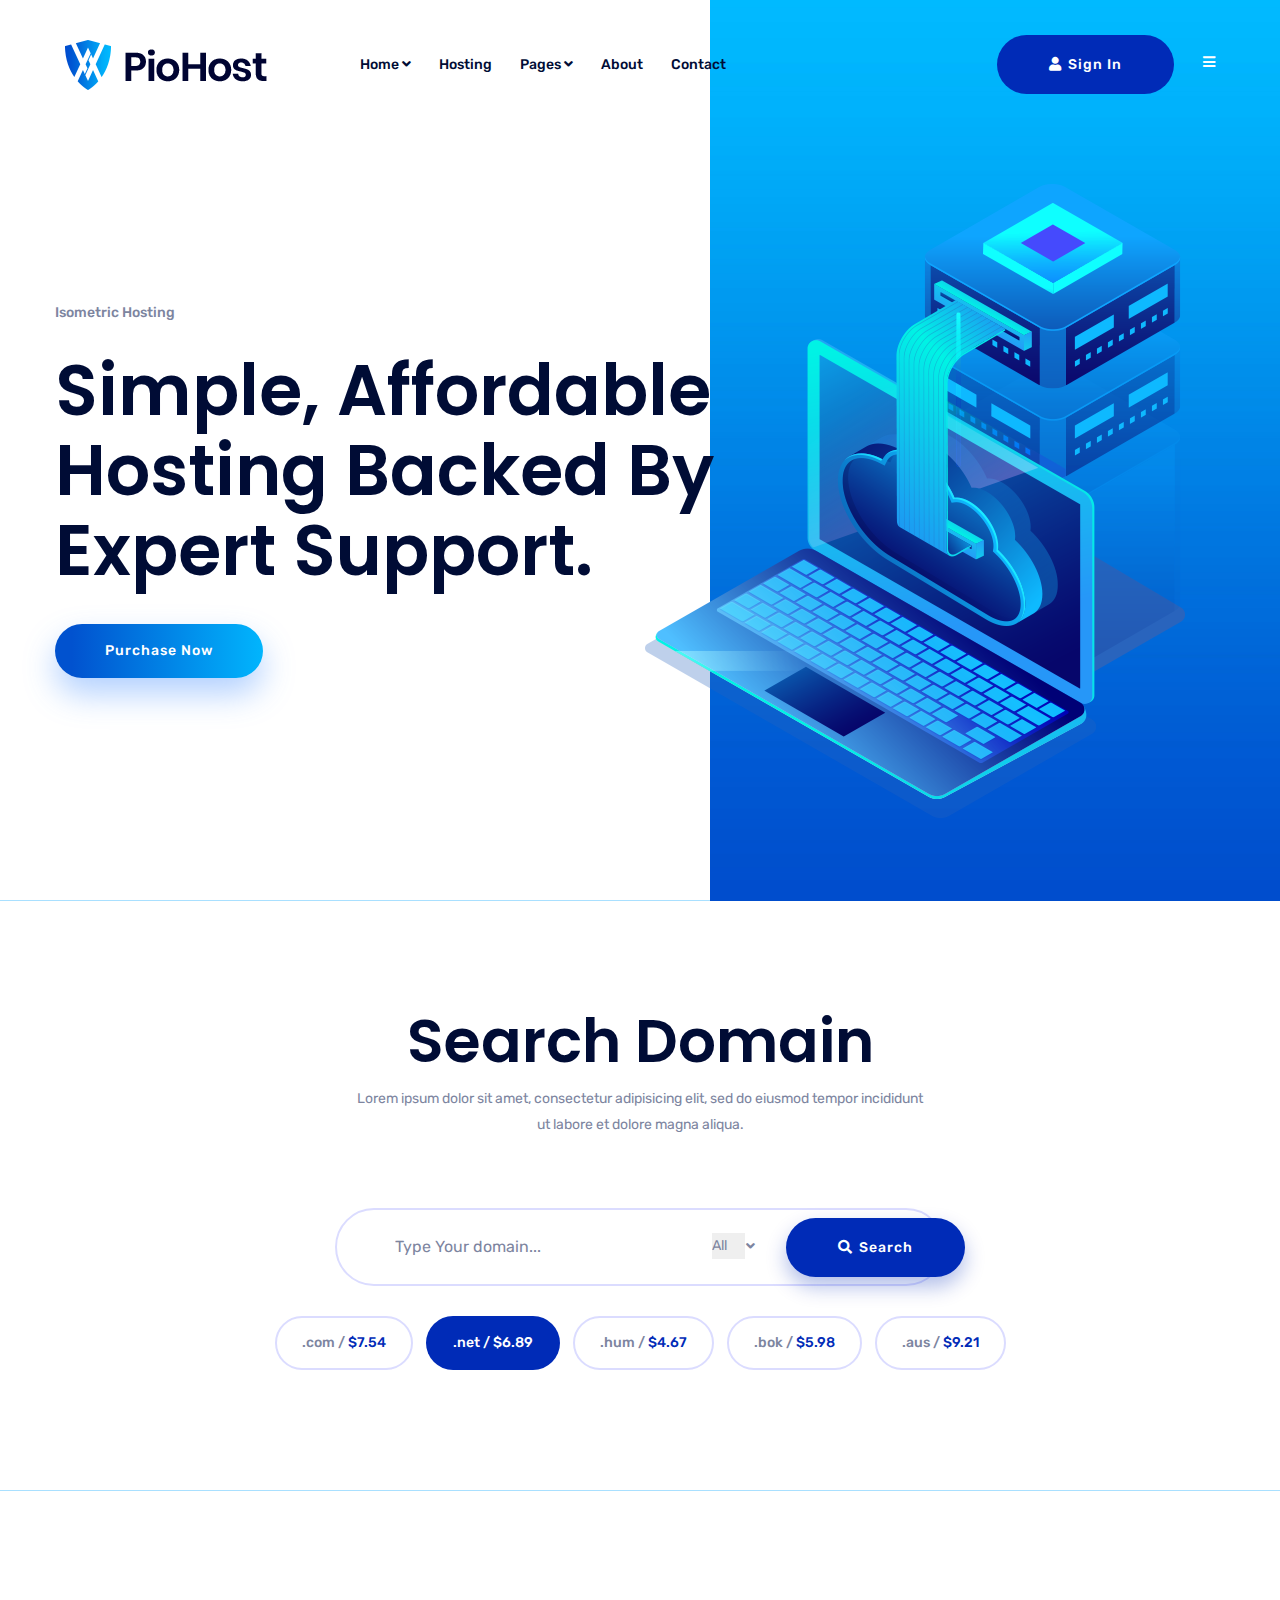
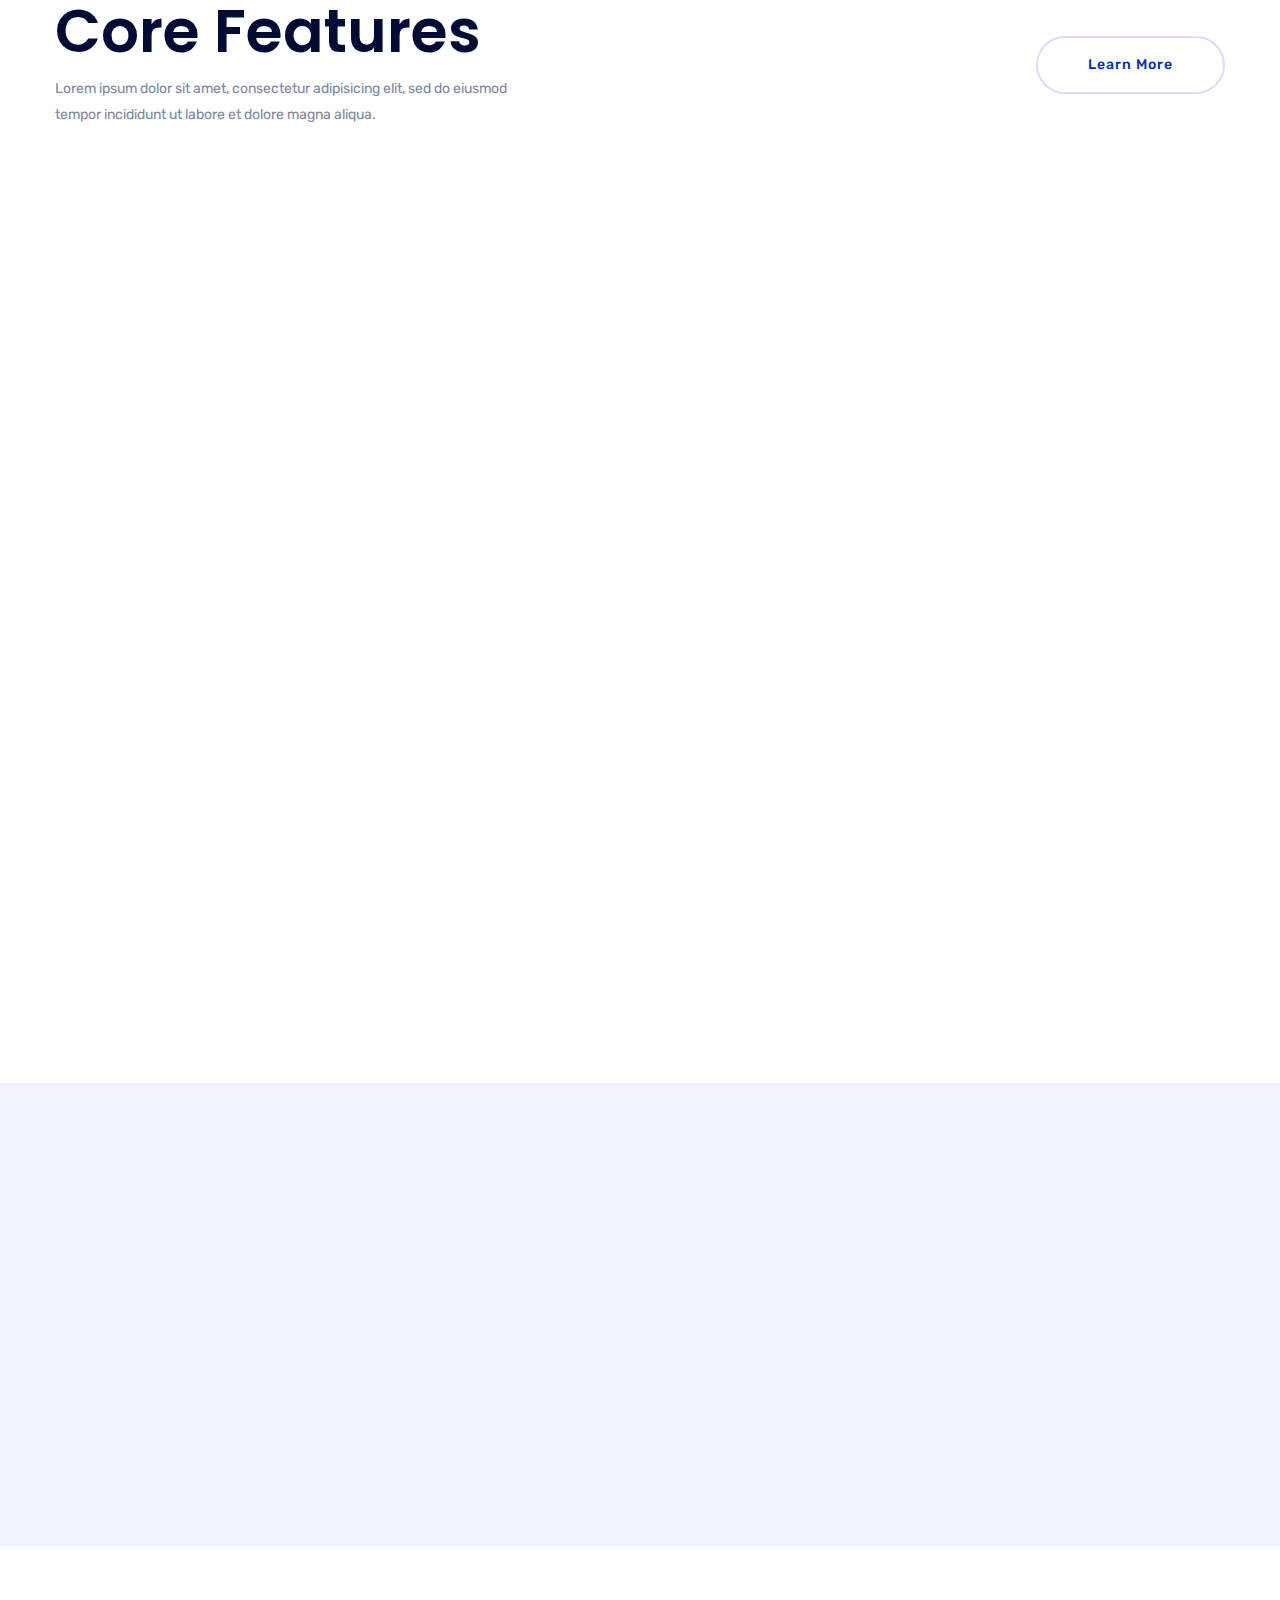
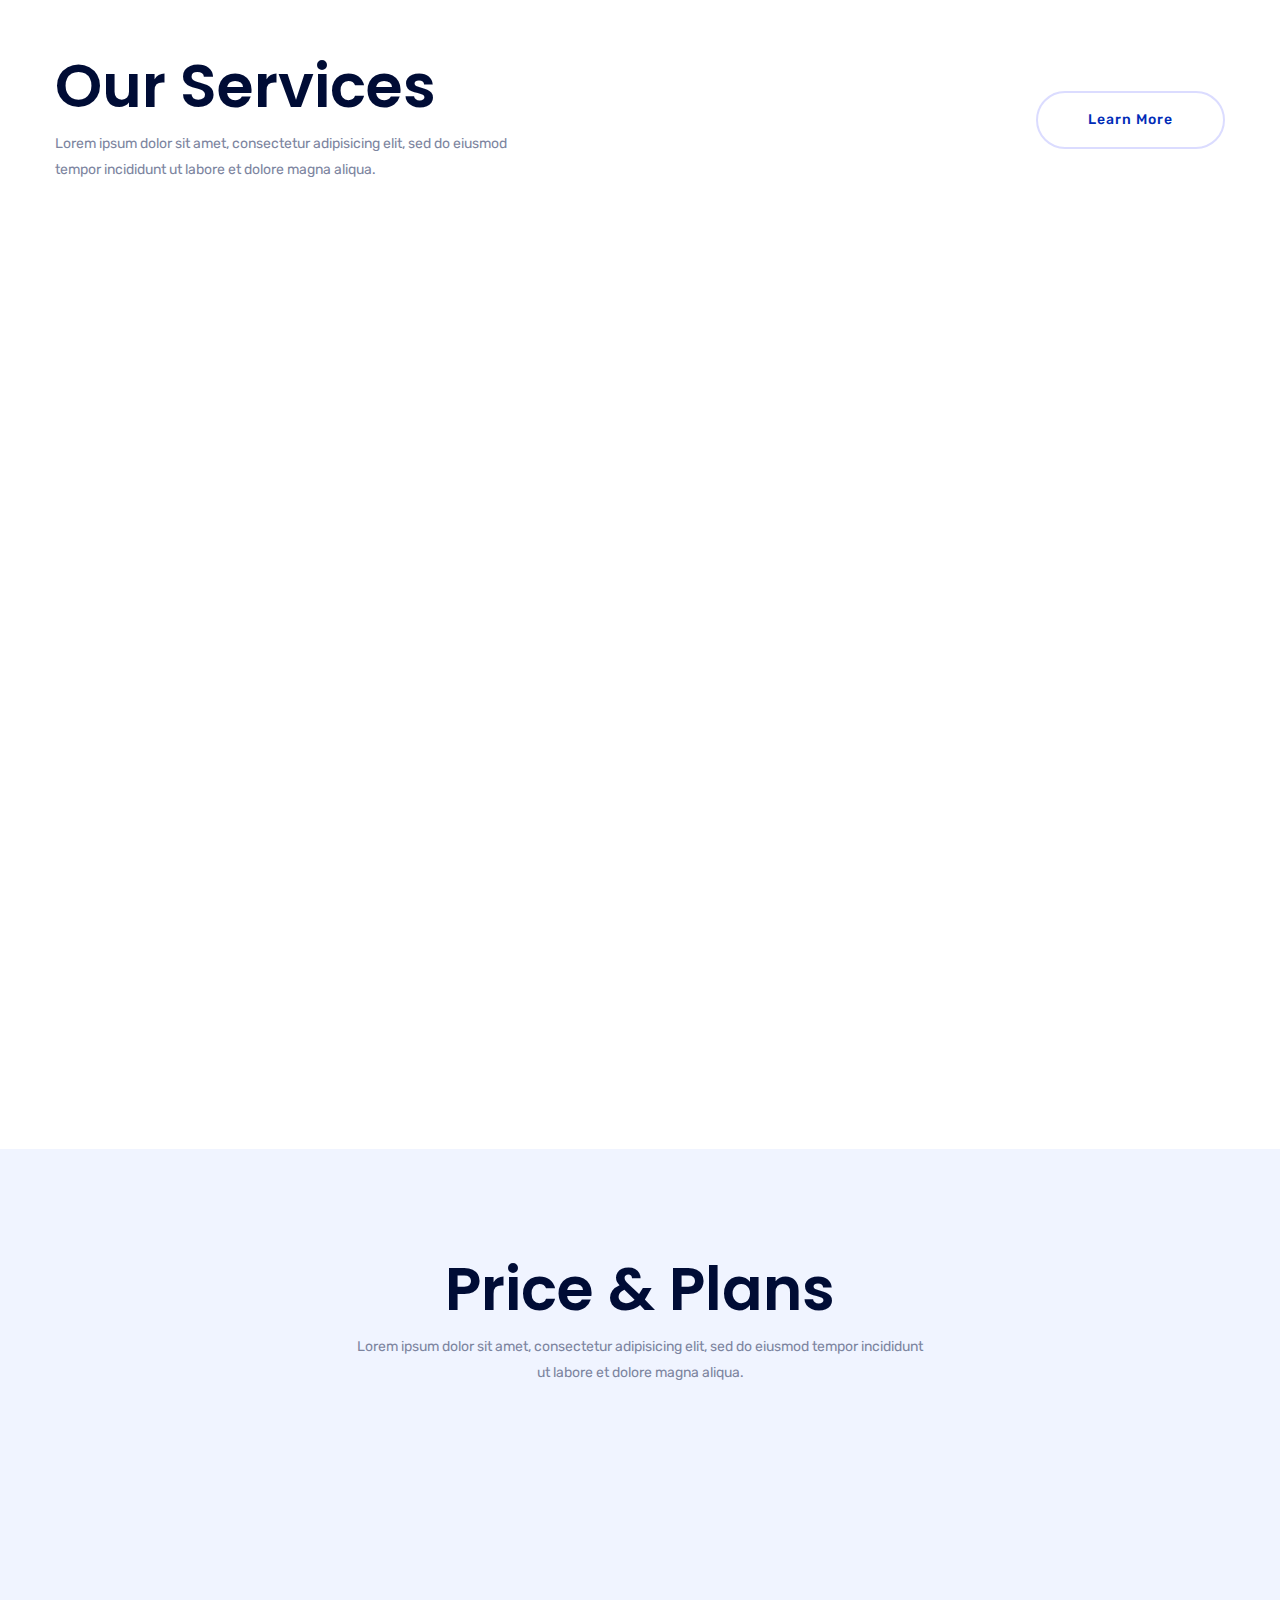
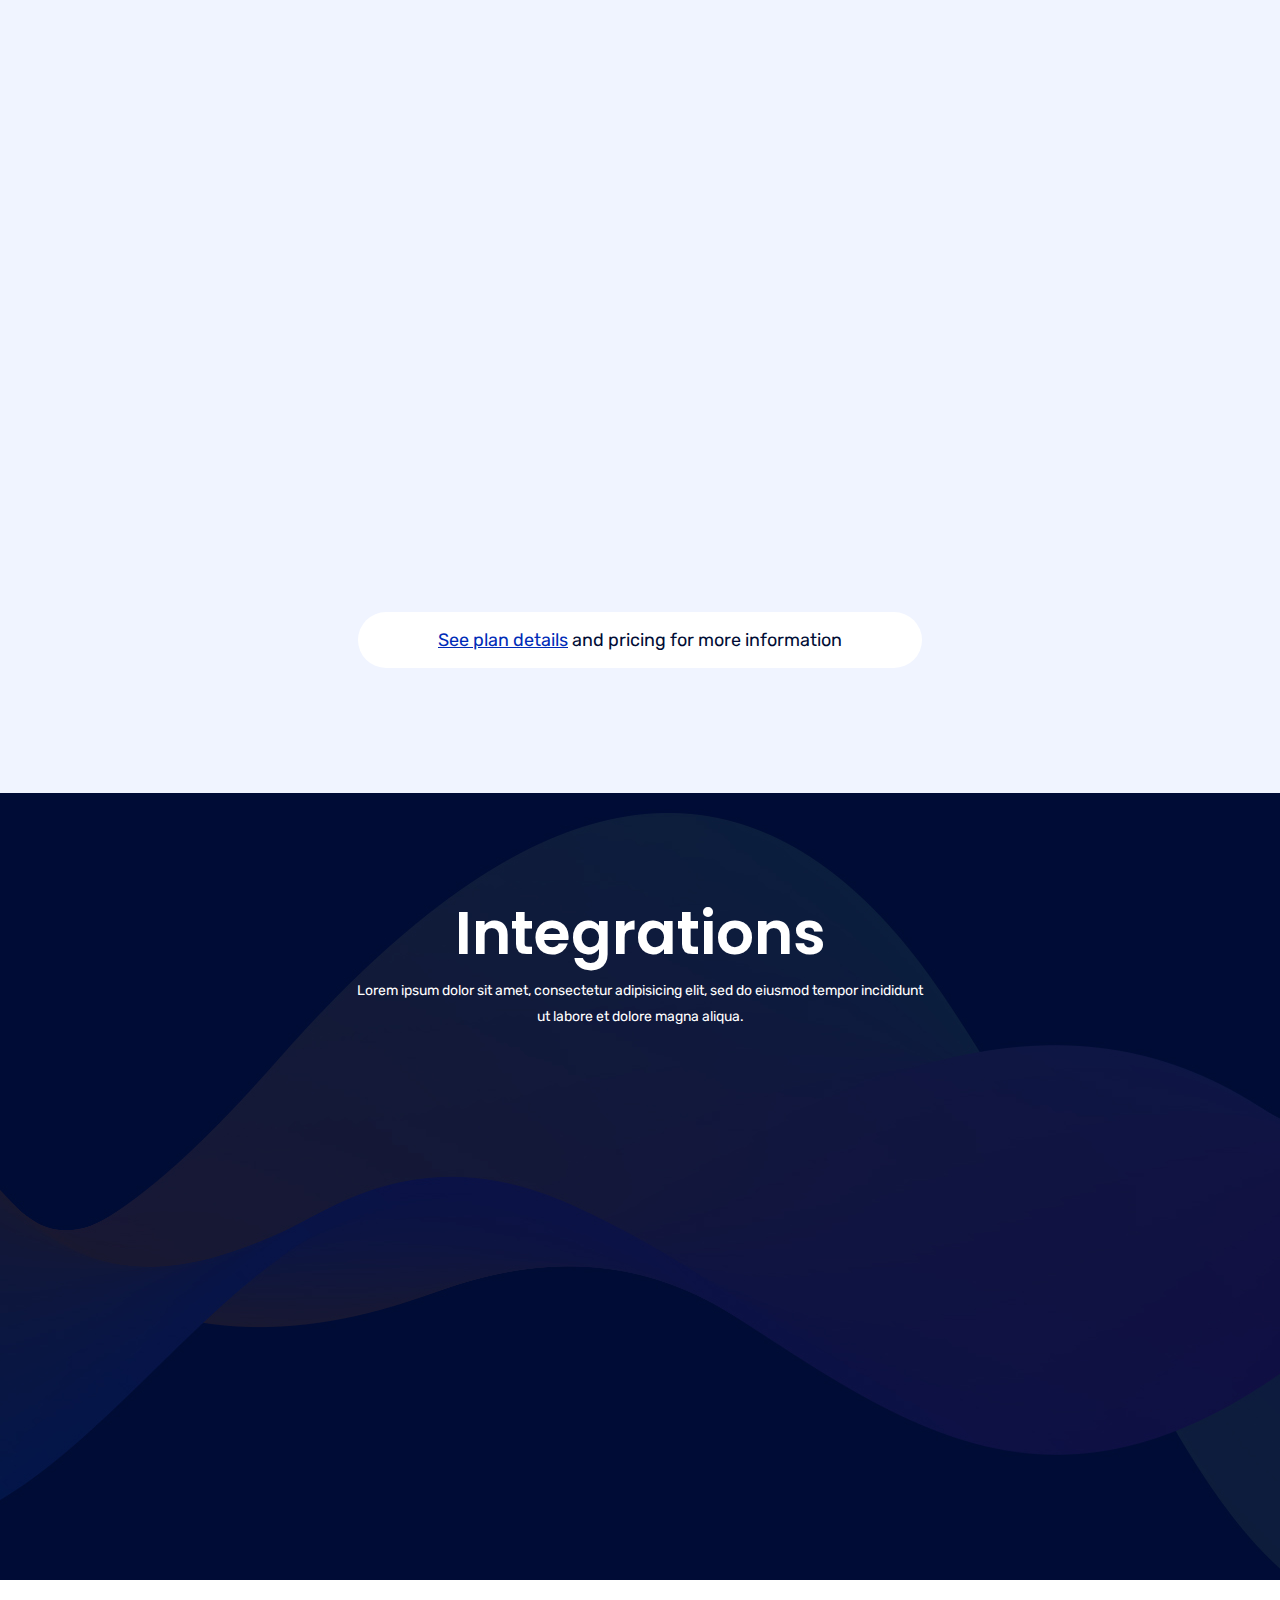
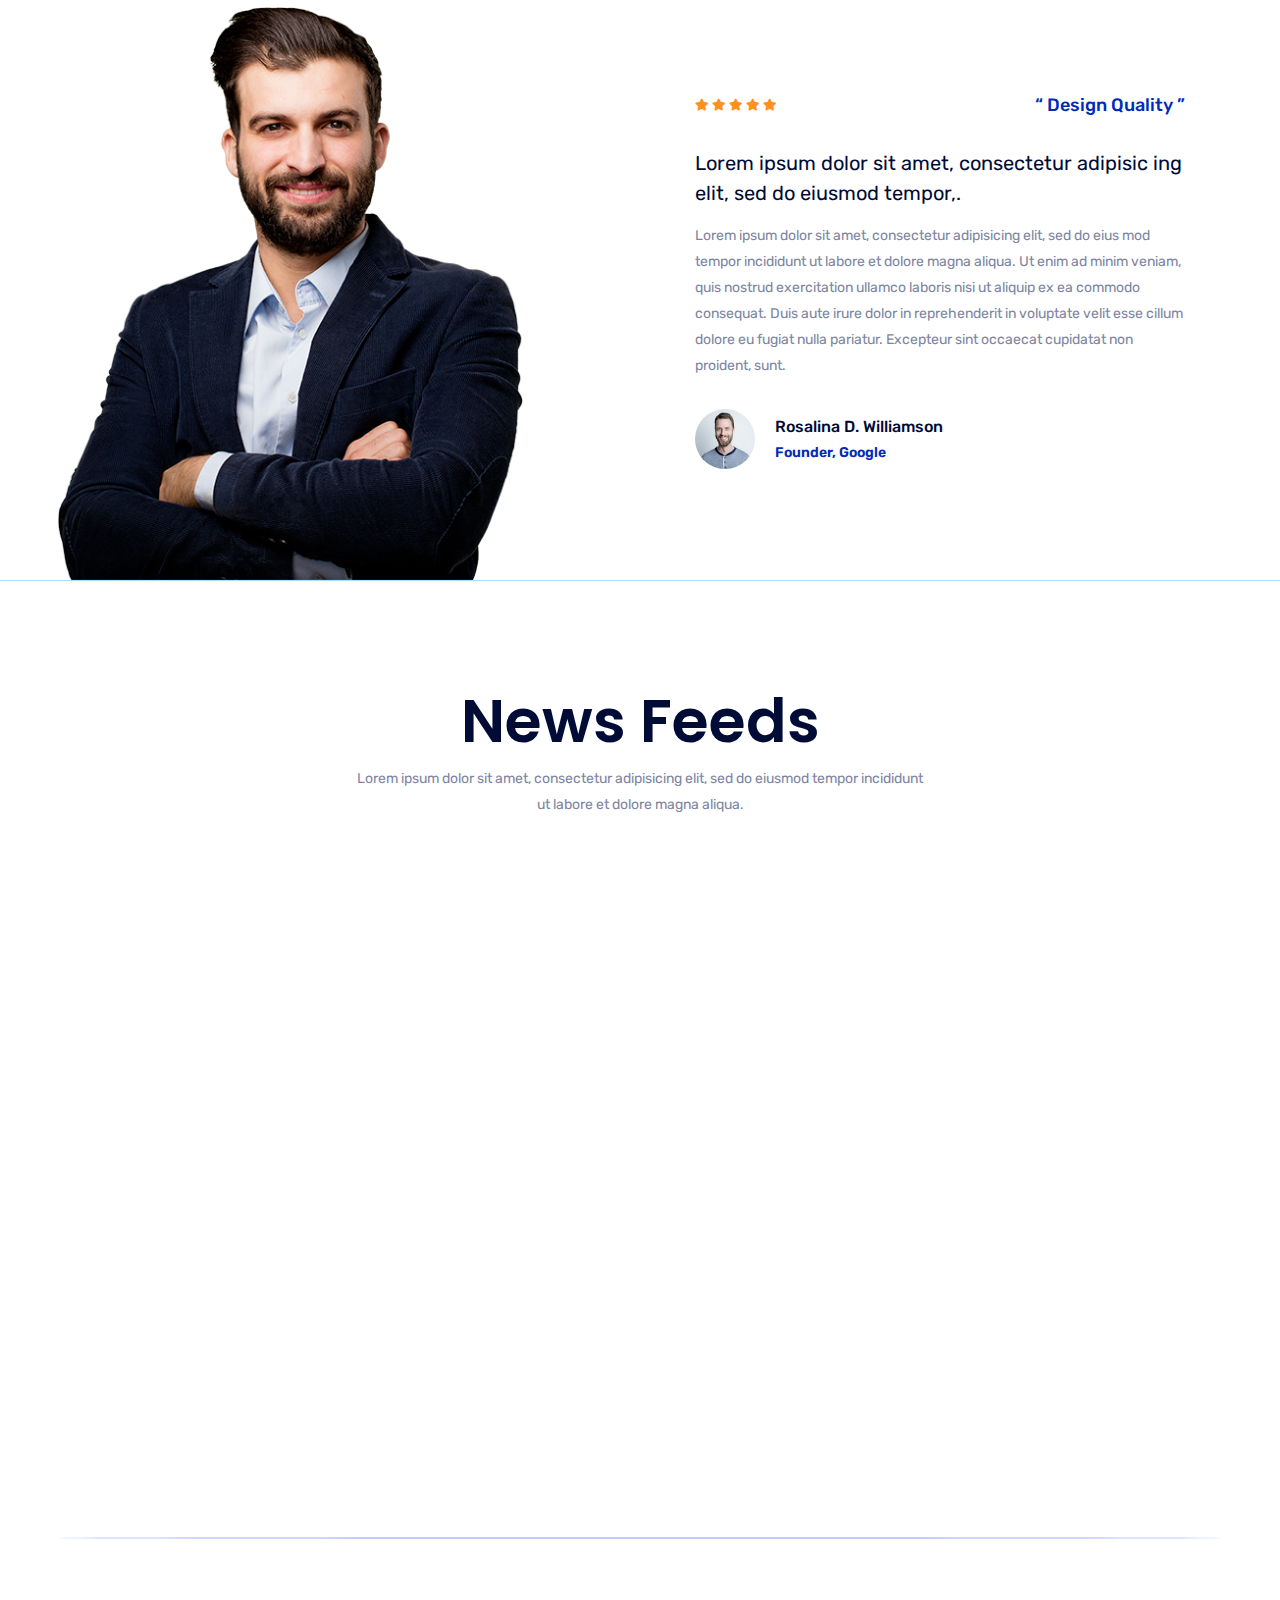
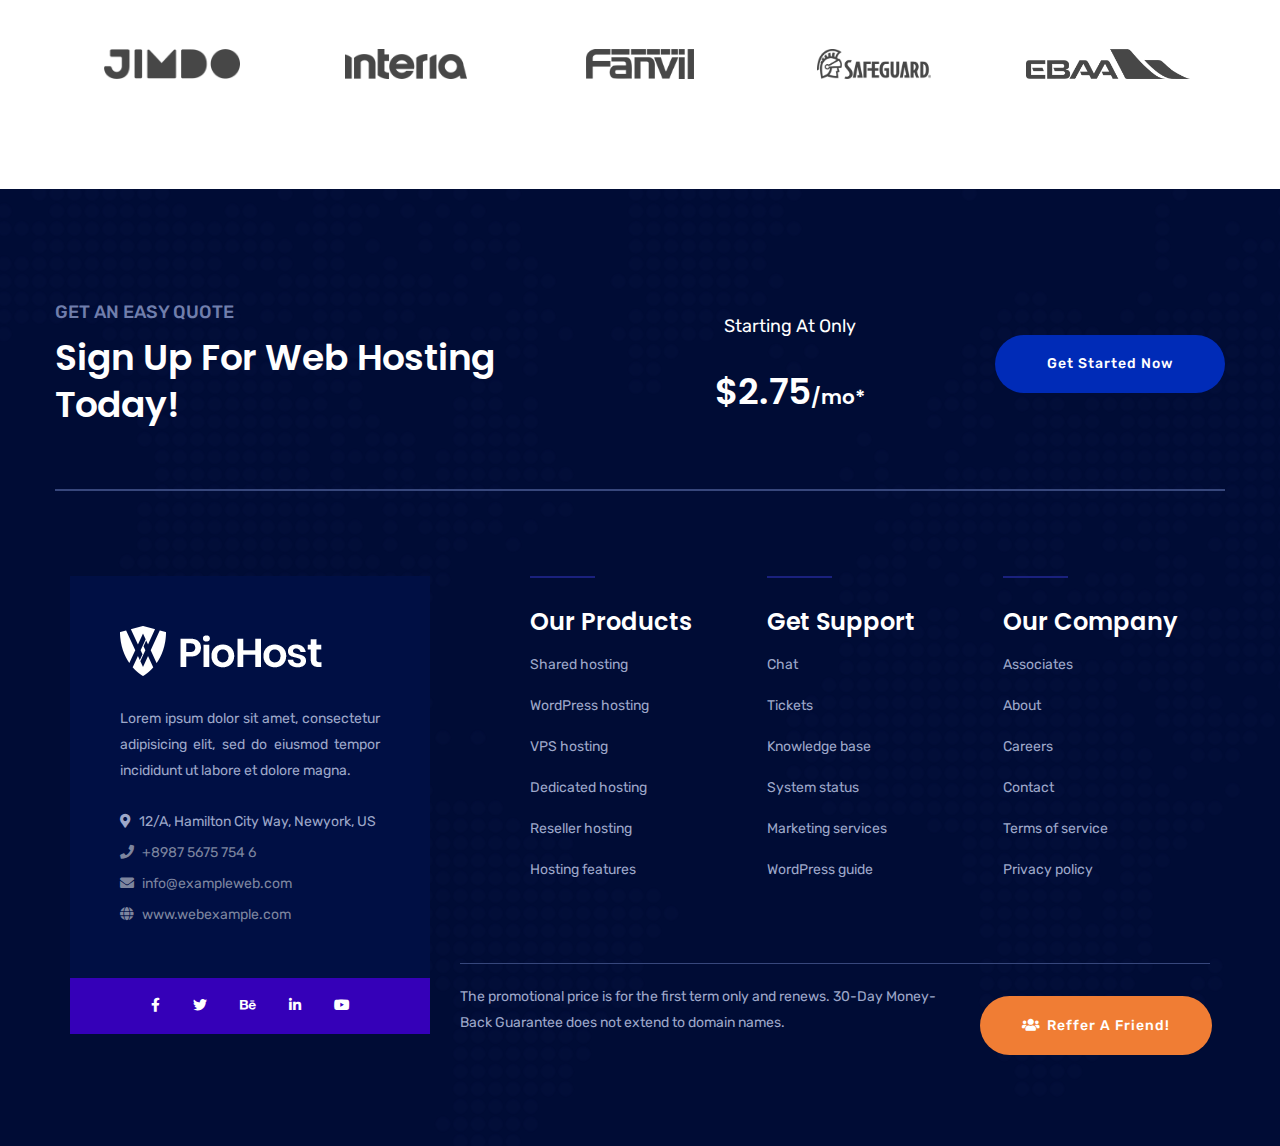
<file: home-3.html>
<!DOCTYPE html>
<html lang="en">
<head>
   <meta charset="utf-8">
   <meta http-equiv="X-UA-Compatible" content="IE=edge">
   <meta name="description" content="PioHost - Domain and Web Hosting HTML5 Template">
   <meta name="viewport" content="width=device-width, initial-scale=1">


<!-- Title -->
<title>Home-3 PioHost</title>

<!-- Favicon -->
<link rel="shortcut icon" type="image/x-icon" href="assets/img/favicon.png">


<!-- CSS Here -->
   <!-- SlickNav.css -->
   <link rel="stylesheet" href="assets/css/slicknav.min.css">
   <!-- MagnificPopup.css -->
   <link rel="stylesheet" href="assets/css/magnific-popup.css">
   <!-- SlickSlider.css -->
   <link rel="stylesheet" href="assets/css/slick.css">
   <!-- Animated.css -->
   <link rel="stylesheet" href="assets/css/animate.min.css">
   <!-- Owl.carousel.css -->
   <link rel="stylesheet" href="assets/css/owl.carousel-2.3.4.min.css">
   <!-- Fontawesome.css -->
   <link rel="stylesheet" href="assets/css/fontawesome-free-5.12.0.min.css">
   <!-- Bootstrap.css -->
   <link rel="stylesheet" href="assets/css/bootstrap-4.3.1.min.css">
   <!-- Default.css -->
   <link rel="stylesheet" href="assets/css/default.css">
   <!-- Style.css -->
   <link rel="stylesheet" href="assets/css/style.css">
   <!-- Responsive.css -->
   <link rel="stylesheet" href="assets/css/responsive.css">


   <!-- Jquery -->
   <script src="assets/js/jquery-3.4.1.min.js"></script>

</head>
<body>
<!-- Start Header Area -->
<header class="header-area theme-3 header-absolute header-space">
    <div class="container-fluid">
        <div class="header-wrapper">
            <div class="main-header pt-35 pb-35">
                <div class="row">
                    <div class="col-lg-3 d-flex align-items-center col-6">
                        <div class="site-logo">
                            <a href="index.html"><img src="assets/img/logo1.png" alt=""></a>
                        </div>
                    </div>
                    <div class="col-6 d-block d-lg-none static">
                        <div class="show-mobile-menu"></div>
                    </div>
                    <div class="col-lg-6 d-none d-lg-block">
                        <nav>
                            <ul class="main-menu" id="mobile-menu">
                                <li><a href="index.html">Home  <i class="fas fa-angle-down"></i></a>
                                    <ul class="submenu">
                                        <li><a href="index.html">HomePage 01</a></li>
                                        <li><a href="home-2.html">HomePage 02</a></li>
                                        <li><a href="home-3.html">HomePage 03</a></li>
                                    </ul>
                                </li>
                                <li><a href="hosting.html">Hosting </a></li>
                                <li><a href="#"> Pages  <i class="fas fa-angle-down"></i></a>
                                    <ul class="submenu">
                                        <li><a href="affiliate.html">Affiliate</a></li>
                                        <li><a href="faq.html">FAQs</a></li>
                                        <li><a href="privacy.html">Privacy & policy</a></li>
                                        <li><a href="search-domain.html">Search Domain</a></li>
                                        <li><a href="support.html">Support</a></li>
                                        <li><a href="team.html">Team</a></li>
                                        <li><a href="login.html">Login</a></li>
                                        <li><a href="register.html">Register</a></li>
                                        <li><a href="recover.html">Recover</a></li>
                                    </ul>
                                </li>
                                <li><a href="about.html">About</a></li>
                                <li><a href="contact.html">Contact</a></li>
                            </ul>
                        </nav>
                    </div>
                    <div class="col-lg-3 d-none d-lg-block">
                        <div class="header-right">
                            <div class="bar float-right ">
                                <a class="info-bar" href="javascript:void(0)"><i class="fas fa-bars"></i></a>
                            </div>
                            <div class="header-btn float-right">
                                <a class="btn header-btn" href="#"><i class="fas fa-user"></i> Sign In</a>
                            </div>
                        </div>
                    </div>
                </div>
            </div>
        </div>
    </div>
</header>
<!-- info bar -->
<div class="extra-info">
    <div class="close-icon">
        <button>
            <i class="far fa-window-close"></i>
        </button>
    </div>
    <div class="logo-side mb-30">
        <a href="index.html">
            <img src="assets/img/logo.png" alt="" />
        </a>
    </div>
    <div class="side-info mb-30">
        <div class="contact-list mb-30">
            <h4>Office Address</h4>
            <p>123/A, Miranda City Likaoli
                Prikano, Dope</p>
        </div>
        <div class="contact-list mb-30">
            <h4>Phone Number</h4>
            <p>+0989 7876 9865 9</p>
            <p>+(090) 8765 86543 85</p>
        </div>
        <div class="contact-list mb-30">
            <h4>Email Address</h4>
            <p>info@example.com</p>
            <p>example.mail@hum.com</p>
        </div>
    </div>
    <div class="instagram">
        <a href="#">
            <img src="assets/img/info-bar/ins1.jpg" alt="">
        </a>
        <a href="#">
            <img src="assets/img/info-bar/ins2.jpg" alt="">
        </a>
        <a href="#">
            <img src="assets/img/info-bar/ins3.jpg" alt="">
        </a>
        <a href="#">
            <img src="assets/img/info-bar/ins4.jpg" alt="">
        </a>
        <a href="#">
            <img src="assets/img/info-bar/ins5.jpg" alt="">
        </a>
        <a href="#">
            <img src="assets/img/info-bar/ins1.jpg" alt="">
        </a>
    </div>
    <div class="social-icon-right mt-20">
        <a href="#">
            <i class="fab fa-facebook-f"></i>
        </a>
        <a href="#">
            <i class="fab fa-twitter"></i>
        </a>
        <a href="#">
            <i class="fab fa-google-plus-g"></i>
        </a>
        <a href="#">
            <i class="fab fa-instagram"></i>
        </a>
    </div>
</div>
<!-- info bar -->
<!-- End Header Area -->
<main>
    <!-- Start Slider Area -->
    <section class="slider-area theme-3 position-relative fix">
        <div class="slider-carousel">
            <div class="single-slider">
                <div class="container">
                    <div class="row">
                        <div class="col-lg-7">
                            <div class="slider-text">
                                <span class="wow fadeInUp animated" data-wow-delay=".3s">Isometric Hosting</span>
                                <h2 class="wow fadeInUp animated" data-wow-delay=".5s">Simple, Affordable Hosting Backed By Expert Support.</h2>
                            </div>
                            <div class="slider-text-three-btn wow fadeInUp  animated" data-wow-delay="0.9s">
                                <a href="#" class="btn slider3-btn">Purchase Now</a>
                             </div>
                        </div>
                        <div class="col-lg-5">
                            <div class="slider-bottom-img wow fadeInRight" data-wow-delay="1s">
                                <img src="assets/img/slider/home3-illustration.png" alt="">
                            </div>
                        </div>
                    </div>
                </div>
            </div>
        </div>
    </section>
    <!-- End Slider Area -->
    <!-- Start Domain Search Area -->
    <section class="domain-search-area theme-3 pt-110 pb-120">
        <div class="container">
            <div class="row">
                <div class="col-lg-6 offset-lg-3">
                    <div class="section-title text-center mb-70">
                        <h2>Search Domain</h2>
                        <p>Lorem ipsum dolor sit amet, consectetur adipisicing elit, sed do eiusmod
                            tempor incididunt ut labore et dolore magna aliqua. </p>
                    </div>
                </div>
            </div>
            <div class="row">
                <div class="col-xl-8 offset-xl-2 col-lg-10 offset-lg-1">
                    <div class="domain-search">
                        <div class="position-relative">
                            <form action="#">
                                <input type="text" placeholder="Type Your domain...">
                                <button type="button" class="btn"><i class="fas fa-search"></i> search</button>
                                <div class="domain-select">
                                    <select name="select">
                                        <option value="1">All</option>
                                        <option value="1">.Net</option>
                                        <option value="1">.Com</option>
                                        <option value="1">.Org</option>
                                        <option value="1">.Co</option>
                                        <option value="1">.Biz</option>
                                    </select>
                                </div>
                            </form>
                        </div>
                    </div>
                    <div class="domain-list mt-30">
                        <ul>
                            <li><a href="#">.com  /  <span>$7.54</span></a></li>
                            <li class="active"><a  href="#">.net  /  <span>$6.89</span></a></li>
                            <li><a href="#">.hum /  <span>$4.67</span></a></li>
                            <li><a href="#">.bok  / <span>$5.98</span></a></li>
                            <li><a href="#">.aus  /  <span>$9.21</span></a></li>
                        </ul>
                    </div>
                </div>
            </div>
        </div>
    </section>
    <!-- End Domain Search Area -->
    <!-- Start Feature Area -->
    <section class="feature-area theme-3 pt-110 pb-50">
        <div class="container">
            <div class="row align-items-center mb-40">
                <div class="col-lg-5">
                    <div class="section-title mb-30">
                        <h2>Core Features</h2>
                        <p>Lorem ipsum dolor sit amet, consectetur adipisicing elit, sed do eiusmod tempor incididunt ut labore et dolore magna aliqua. </p>
                    </div>
                </div>
                <div class="col-lg-7">
                    <div class="service-link text-left text-lg-right mb-30">
                        <a href="#" class="btn btn-soft-border">Learn More</a>
                    </div>
                </div>
            </div>
            <div class="row">
                <div class="col-lg-4 col-md-6">
                    <div class="single-feature-box theme-3 mb-60 wow fadeInUp" data-wow-delay=".3s"> 
                        <div class="feature-icon mb-35">
                            <img src="assets/img/feature/cf1.png" alt="">
                        </div>
                        <div class="feature-content">
                            <h5>Better Security And Built With Faster Server</h5>
                            <ul>
                                <li><i class="fas fa-check"></i> Embeddable checkout</li>
                                <li><i class="fas fa-check"></i> Custom UI toolkit</li>
                                <li><i class="fas fa-check"></i> Simplified PCI compliance</li>
                                <li><i class="fas fa-check"></i> Invoice support</li>
                            </ul>
                        </div>
                    </div>
                </div>
                <div class="col-lg-4 col-md-6">
                    <div class="single-feature-box theme-3 mb-60 wow fadeInUp" data-wow-delay=".5s"> 
                        <div class="feature-icon mb-35">
                            <img src="assets/img/feature/cf2.png" alt="">
                        </div>
                        <div class="feature-content">
                            <h5>Better Speed With Built In Full Panel</h5>
                            <ul>
                                <li><i class="fas fa-check"></i> Embeddable checkout</li>
                                <li><i class="fas fa-check"></i> Custom UI toolkit</li>
                                <li><i class="fas fa-check"></i> Simplified PCI compliance</li>
                                <li><i class="fas fa-check"></i> Invoice support</li>
                            </ul>
                        </div>
                    </div>
                </div>
                <div class="col-lg-4 col-md-6">
                    <div class="single-feature-box theme-3 mb-60 wow fadeInUp" data-wow-delay=".7s"> 
                        <div class="feature-icon mb-35">
                            <img src="assets/img/feature/cf3.png" alt="">
                        </div>
                        <div class="feature-content">
                            <h5>360 Degree Microsoft 2019 Office Box</h5>
                            <ul>
                                <li><i class="fas fa-check"></i> Embeddable checkout</li>
                                <li><i class="fas fa-check"></i> Custom UI toolkit</li>
                                <li><i class="fas fa-check"></i> Simplified PCI compliance</li>
                                <li><i class="fas fa-check"></i> Invoice support</li>
                            </ul>
                        </div>
                    </div>
                </div>
                <div class="col-lg-4 col-md-6">
                    <div class="single-feature-box theme-3 mb-60 wow fadeInUp" data-wow-delay=".9s"> 
                        <div class="feature-icon mb-35">
                            <img src="assets/img/feature/cf4.png" alt="">
                        </div>
                        <div class="feature-content">
                            <h5>Get Best Plans For More Panel Power </h5>
                            <ul>
                                <li><i class="fas fa-check"></i> Embeddable checkout</li>
                                <li><i class="fas fa-check"></i> Custom UI toolkit</li>
                                <li><i class="fas fa-check"></i> Simplified PCI compliance</li>
                                <li><i class="fas fa-check"></i> Invoice support</li>
                            </ul>
                        </div>
                    </div>
                </div>
                <div class="col-lg-4 col-md-6">
                    <div class="single-feature-box theme-3 mb-60 wow fadeInUp" data-wow-delay="1.1s"> 
                        <div class="feature-icon mb-35">
                            <img src="assets/img/feature/cf5.png" alt="">
                        </div>
                        <div class="feature-content">
                            <h5>Fast, Predictable Payouts To Your Bank </h5>
                            <ul>
                                <li><i class="fas fa-check"></i> Embeddable checkout</li>
                                <li><i class="fas fa-check"></i> Custom UI toolkit</li>
                                <li><i class="fas fa-check"></i> Simplified PCI compliance</li>
                                <li><i class="fas fa-check"></i> Invoice support</li>
                            </ul>
                        </div>
                    </div>
                </div>
                <div class="col-lg-4 col-md-6">
                    <div class="single-feature-box theme-3 mb-60 wow fadeInUp" data-wow-delay="1.3s"> 
                        <div class="feature-icon mb-35">
                            <img src="assets/img/feature/cf6.png" alt="">
                        </div>
                        <div class="feature-content">
                            <h5>24×7 Phone, Chat, And Email Support </h5>
                            <ul>
                                <li><i class="fas fa-check"></i> Embeddable checkout</li>
                                <li><i class="fas fa-check"></i> Custom UI toolkit</li>
                                <li><i class="fas fa-check"></i> Simplified PCI compliance</li>
                                <li><i class="fas fa-check"></i> Invoice support</li>
                            </ul>
                        </div>
                    </div>
                </div>
            </div>
        </div>
    </section>
    <!-- End Feature Area -->
    <!-- Start Subscribe Area -->
    <section class="subscribe-area gray-bg pt-110 pb-80">
        <div class="container">
            <div class="row">
                <div class="col-lg-4">
                    <div class="single-subscribe-box mb-30 wow fadeInUp" data-wow-delay=".3s">
                        <div class="subscripting-content">
                            <h4>Recurring Subscriptions And Invoicing</h4>
                            <p>Subscriptions and invoicing with auto-reconciliation and smart recovery tools. Free for your first $1 million recurring charges.</p>
                             <div class="subscripting-btn">
                                <a href="#" class="btn "><i class="fas fa-money-bill"></i> Billing</a>
                              </div>
                          </div>
                    </div>
                </div>
                <div class="col-lg-4">
                    <div class="single-subscribe-box mb-30 wow fadeInUp" data-wow-delay=".5s">
                        <div class="subscripting-content">
                            <h4>Payments For Platforms And Marketplaces</h4>
                            <p>Subscriptions and invoicing with auto-reconciliation and smart recovery tools. Free for your first $1 million recurring charges.</p>
                             <div class="subscripting-btn">
                                <a href="#" class="btn "><i class="fas fa-globe"></i> Connect</a>
                              </div>
                          </div>
                    </div>
                </div>
                <div class="col-lg-4">
                    <div class="single-subscribe-box mb-30 wow fadeInUp" data-wow-delay=".7s">
                        <div class="subscripting-content">
                            <h4>Machine Learning Fraud Prevention, Built Into PioHost</h4>
                            <p>Subscriptions and invoicing with auto-reconciliation and smart recovery tools. Free for your first $1 million recurring charges.</p>
                             <div class="subscripting-btn">
                                <a href="#" class="btn "><i class="fas fa-cogs"></i> Billing</a>
                              </div>
                          </div>
                    </div>
                </div>
            </div>
        </div>
    </section>
    <!-- End Subscribe Area -->
    <!-- Start Service Area -->
    <section class="service-area mb-40 pt-110">
        <div class="container">
            <div class="row align-items-center mb-40">
                <div class="col-lg-5">
                    <div class="section-title mb-30">
                        <h2>Our Services</h2>
                        <p>Lorem ipsum dolor sit amet, consectetur adipisicing elit, sed do eiusmod tempor incididunt ut labore et dolore magna aliqua. </p>
                    </div>
                </div>
                <div class="col-lg-7">
                    <div class="service-link text-left text-lg-right mb-30">
                        <a href="#" class="btn btn-soft-border">Learn More</a>
                    </div>
                </div>
            </div>
            <div class="row">
                <div class="col-lg-4 col-md-6">
                    <div class="services-box text-center wow fadeInUp  animated" data-wow-delay=".3s">
                        <div class="service-icon">
                            <img src="assets/img/service/service1.png" alt="">
                        </div>
                        <div class="service-content">
                            <h3><a href="#">Shared Hosting</a></h3>
                            <p>Lorem ipsum dolor sit amet, consectetur adipisicing elit, sed do eiusmod temp
                                or incididunt ut labore.</p>
                                <a class="service-link" href="#"><i class="fas fa-angle-right"></i></a>
                        </div>
                    </div>
                </div>
                <div class="col-lg-4 col-md-6">
                    <div class="services-box text-center wow fadeInUp  animated" data-wow-delay=".5s">
                        <div class="service-icon">
                            <img src="assets/img/service/service2.png" alt="">
                        </div>
                        <div class="service-content">
                            <h3><a href="#">VPS Hosting</a></h3>
                            <p>Lorem ipsum dolor sit amet, consectetur adipisicing elit, sed do eiusmod temp
                                or incididunt ut labore.</p>
                                <a class="service-link" href="#"><i class="fas fa-angle-right"></i></a>
                        </div>
                    </div>
                </div>
                <div class="col-lg-4 col-md-6">
                    <div class="services-box text-center wow fadeInUp  animated" data-wow-delay=".7s">
                        <div class="service-icon">
                            <img src="assets/img/service/service3.png" alt="">
                        </div>
                        <div class="service-content">
                            <h3><a href="#">Reseller Hosting</a></h3>
                            <p>Lorem ipsum dolor sit amet, consectetur adipisicing elit, sed do eiusmod temp
                                or incididunt ut labore.</p>
                                <a class="service-link" href="#"><i class="fas fa-angle-right"></i></a>
                        </div>
                    </div>
                </div>
                <div class="col-lg-4 col-md-6">
                    <div class="services-box text-center wow fadeInUp  animated" data-wow-delay=".9s">
                        <div class="service-icon">
                            <img src="assets/img/service/service4.png" alt="">
                        </div>
                        <div class="service-content">
                            <h3><a href="#">Cloud Hosting</a></h3>
                            <p>Lorem ipsum dolor sit amet, consectetur adipisicing elit, sed do eiusmod temp
                                or incididunt ut labore.</p>
                                <a class="service-link" href="#"><i class="fas fa-angle-right"></i></a>
                        </div>
                    </div>
                </div>
                <div class="col-lg-4 col-md-6">
                    <div class="services-box text-center wow fadeInUp  animated" data-wow-delay="1.1s">
                        <div class="service-icon">
                            <img src="assets/img/service/service5.png" alt="">
                        </div>
                        <div class="service-content">
                            <h3><a href="#">Dedicated Hosting</a></h3>
                            <p>Lorem ipsum dolor sit amet, consectetur adipisicing elit, sed do eiusmod temp
                                or incididunt ut labore.</p>
                                <a class="service-link" href="#"><i class="fas fa-angle-right"></i></a>
                        </div>
                    </div>
                </div>
                <div class="col-lg-4 col-md-6">
                    <div class="services-box text-center wow fadeInUp  animated" data-wow-delay="1.3s">
                        <div class="service-icon">
                            <img src="assets/img/service/service6.png" alt="">
                        </div>
                        <div class="service-content">
                            <h3><a href="#">Domain Name</a></h3>
                            <p>Lorem ipsum dolor sit amet, consectetur adipisicing elit, sed do eiusmod temp
                                or incididunt ut labore.</p>
                                <a class="service-link" href="#"><i class="fas fa-angle-right"></i></a>
                        </div>
                    </div>
                </div>
            </div>
        </div>
    </section>
    <!-- End Service Area -->
    <!-- Star Pricing Area -->
    <section class="pricing-area pt-110 pb-110 gray-bg">
        <div class="container">
            <div class="row">
                <div class="col-lg-6 offset-lg-3">
                    <div class="section-title text-center mb-70">
                        <h2>Price & Plans</h2>
                        <p>Lorem ipsum dolor sit amet, consectetur adipisicing elit, sed do eiusmod
                            tempor incididunt ut labore et dolore magna aliqua. </p>
                    </div>
                </div>
            </div>
            <div class="row">
                <div class="col-lg-4 col-md-6">
                    <div class="pricing-wrapper theme-2 white-bg mt-30 wow fadeInUp" data-wow-delay=".3s">
                        <div class="pricing-title">
                            <h3>Starter </h3>
                            <p>More power for complex sites and heavy traffic.</p>
                        </div>
                        <div class="pricing-price d-flex align-items-center">
                            <div class="price-inner">
                                <span>Starting at</span>
                                <h2>$<span>34</span>/mo</h2>
                            </div>
                        </div>
                        <div class="pricing-body">
                            <ul>
                                <li><span>1</span> website</li>
                                <li><span>30</span> GB storage</li>
                                <li><span>Unmetered</span> bandwidth</li>
                            </ul>
                        </div>
                        <div class="pricing-link">
                            <a href="#" class="btn btn-soft-border">Purchase Now</a>
                        </div>
                    </div>
                </div>
                <div class="col-lg-4 col-md-6">
                    <div class="pricing-wrapper theme-2 white-bg mt-30 wow fadeInUp" data-wow-delay=".5s">
                        <div class="pricing-title">
                            <span class="pricing-ticker">Best value</span>
                            <h3>Economy </h3>
                            <p>More power for complex sites and heavy traffic.</p>
                        </div>
                        <div class="pricing-price d-flex align-items-center">
                            <div class="price-inner">
                                <span>Starting at</span>
                                <h2>$<span>94</span>/mo</h2>
                            </div>
                            <div class="price-save text-right">
                                <p>On sale <span>Save 62%</span></p>
                            </div>
                        </div>
                        <div class="pricing-body">
                            <ul>
                                <li><span>1</span> website</li>
                                <li><span>30</span> GB storage</li>
                                <li><span>Unmetered</span> bandwidth</li>
                                <li><span>Professional Email</span>  - 1-year trial</li>
                                <li><span>Free domain</span>  - annual plan   </li>
                            </ul>
                        </div>
                        <div class="pricing-link">
                            <a href="#" class="btn btn-soft-border">Purchase Now</a>
                        </div>
                    </div>
                </div>
                <div class="col-lg-4 col-md-6">
                    <div class="pricing-wrapper theme-2 white-bg mt-30 wow fadeInUp" data-wow-delay=".7s">
                        <div class="pricing-title">
                            <h3>Ultimate </h3>
                            <p>More power for complex sites and heavy traffic.</p>
                        </div>
                        <div class="pricing-price d-flex align-items-center">
                            <div class="price-inner">
                                <span>Starting at</span>
                                <h2>$<span>54</span>/mo</h2>
                            </div>
                            <div class="price-save text-right">
                                <p>On sale <span>Save 10%</span></p>
                            </div>
                        </div>
                        <div class="pricing-body">
                            <ul>
                                <li><span>1</span> website</li>
                                <li><span>30</span> GB storage</li>
                                <li><span>Unmetered</span> bandwidth</li>
                                <li><span>Professional Email</span>  - 1-year trial</li>
                                <li><span>Free domain</span>  - annual plan   </li>
                            </ul>
                        </div>
                        <div class="pricing-link">
                            <a href="#" class="btn btn-soft-border">Purchase Now</a>
                        </div>
                    </div>
                </div>
            </div>
            <div class="row">
                <div class="col-12">
                    <div class="plan-details text-center mt-50">
                        <p><a href="#">See plan details</a> and pricing for more information</p>
                    </div>
                </div>
            </div>
        </div>
    </section>
    <!-- End Pricing Area -->
    <!-- Stat Integrations Area -->
    <section class="integrations-area pt-110 pb-60" data-background="assets/img/intag.jpg">
        <div class="container">
            <div class="row">
                <div class="col-lg-6 offset-lg-3">
                    <div class="section-title title-white mb-70 text-center">
                        <h2>Integrations</h2>
                        <p>Lorem ipsum dolor sit amet, consectetur adipisicing elit, sed do eiusmod tempor incididunt ut labore et dolore magna aliqua. </p>
                    </div>
                </div>
            </div>
            <div class="row text-center">
                <div class="col-lg-3 col-md-4 col-6">
                    <div class="int-img wow fadeInUp" data-wow-delay=".2s">
                        <img src="assets/img/integration/ints.png" alt="">
                    </div>
                </div>
                <div class="col-lg-3 col-md-4 col-6">
                    <div class="int-img wow fadeInUp" data-wow-delay=".3s">
                        <img src="assets/img/integration/int1.png" alt="">
                    </div>
                </div>
                <div class="col-lg-3 col-md-4 col-6">
                    <div class="int-img wow fadeInUp" data-wow-delay=".4s">
                        <img src="assets/img/integration/int3.png" alt="">
                    </div>
                </div>
                <div class="col-lg-3 col-md-4 col-6">
                    <div class="int-img wow fadeInUp" data-wow-delay=".5s">
                        <img src="assets/img/integration/int4.png" alt="">
                    </div>
                </div>
                <div class="col-lg-3 col-md-4 col-6">
                    <div class="int-img wow fadeInUp" data-wow-delay=".6s">
                        <img src="assets/img/integration/int5.png" alt="">
                    </div>
                </div>
                <div class="col-lg-3 col-md-4 col-6">
                    <div class="int-img wow fadeInUp" data-wow-delay=".7s">
                        <img src="assets/img/integration/int6.png" alt="">
                    </div>
                </div>
                <div class="col-lg-3 col-md-4 col-6">
                    <div class="int-img wow fadeInUp" data-wow-delay=".8s">
                        <img src="assets/img/integration/int7.png" alt="">
                    </div>
                </div>
                <div class="col-lg-3 col-md-4 col-6">
                    <div class="int-img wow fadeInUp" data-wow-delay=".9s">
                        <img src="assets/img/integration/int8.png" alt="">
                    </div>
                </div>
            </div>
        </div>
    </section>
    <!-- End Integrations Area -->
    <!-- Start Testimonial Area -->
    <section class="testimonial-area theme-3">
        <div class="container">
            <div class="row">
                <div class="col-lg-5">
                    <div class="testimonial-left-bg mt-25">
                        <img src="assets/img/testimonail-img.png" alt="">
                    </div>
                </div>
                <div class="col-lg-7 col-xl-6 offset-xl-1 d-flex align-items-center">
                    <div class="testimonial-wrapper " >
                        <div class="testimonial-title">
                            <div class="testimonial-star">
                                <i class="fas fa-star"></i>
                                <i class="fas fa-star"></i>
                                <i class="fas fa-star"></i>
                                <i class="fas fa-star"></i>
                                <i class="fas fa-star"></i>
                            </div>
                            <span>“ Design Quality ”</span>
                        </div>
                        <div class="testimonial-text">
                            <h4>Lorem ipsum dolor sit amet, consectetur adipisic ing elit, sed do eiusmod tempor,.</h4>
                            <span>Lorem ipsum dolor sit amet, consectetur adipisicing elit, sed do eius mod tempor incididunt ut labore et dolore magna aliqua. Ut enim ad minim veniam, quis nostrud exercitation ullamco laboris nisi ut aliquip ex ea commodo consequat. Duis aute irure dolor in reprehenderit in voluptate velit esse cillum dolore eu fugiat nulla pariatur. Excepteur sint occaecat cupidatat non proident, sunt.</span>
                        </div>
                        <div class="testimonial-author ">
                            <div class="testimonial-img">
                                <img src="assets/img/user/team-img-1.png" alt="">
                            </div>
                            <div class="author-name">
                                <h6>Rosalina D. Williamson</h6>
                                <span>Founder, Google</span>
                            </div>
                        </div>
                    </div>
                </div>
            </div>
        </div>
    </section>
    <!-- End Testimonial Area -->
    <!-- Start Latest Blog Area -->
    <section class="latest-blog-area pt-110">
        <div class="container">
            <div class="latest-blog-wrapper pb-80">
                <div class="row">
                    <div class="col-lg-6 offset-lg-3">
                        <div class="section-title text-center mb-70">
                            <h2>News Feeds</h2>
                            <p>Lorem ipsum dolor sit amet, consectetur adipisicing elit, sed do eiusmod
                                tempor incididunt ut labore et dolore magna aliqua. </p>
                        </div>
                    </div>
                </div>
                <div class="row">
                    <div class="col-lg-4 col-md-6">
                        <div class="latest-blog-box mb-30 wow fadeInUp" data-wow-delay=".3s">
                            <div class="latest-blog-img">
                                <a href="#"><img src="assets/img/blog/blog1.jpg" alt=""></a>
                            </div>
                            <div class="latest-blog-content">
                                <div class="blog-meta">
                                    <ul>
                                        <li>
                                            <img src="assets/img/user/team-img-1.png" alt="">
                                            <span><a href="#">Aurthur William</a></span>
                                        </li>
                                        <li><a href="#"><i class="far fa-calendar"></i>  23rd Mar 2019</a></li>
                                    </ul>
                                </div>
                                <div class="blog-heading">
                                    <h4><a href="#">Hosting as far as the eye is can see! visitor.</a></h4>
                                </div>
                                <div class="blog-text">
                                    <p>Lorem ipsum dolor sit amet, consectetur adipis icing elit, sed do eiusmod tempor incididunt ut labore et dolore magna aliqua.</p>
                                </div>
                            </div>
                        </div>
                    </div>
                    <div class="col-lg-4 col-md-6">
                        <div class="latest-blog-box mb-30 wow fadeInUp" data-wow-delay=".5s">
                            <div class="latest-blog-img">
                                <a href="#"><img src="assets/img/blog/blog2.jpg" alt=""></a>
                            </div>
                            <div class="latest-blog-content">
                                <div class="blog-meta">
                                    <ul>
                                        <li>
                                            <img src="assets/img/user/team-img-2.png" alt="">
                                            <span><a href="#">Aurthur William</a></span>
                                        </li>
                                        <li><a href="#"><i class="far fa-calendar"></i>  23rd Mar 2019</a></li>
                                    </ul>
                                </div>
                                <div class="blog-heading">
                                    <h4><a href="#">Hosting as far as the eye is can see! visitor.</a></h4>
                                </div>
                                <div class="blog-text">
                                    <p>Lorem ipsum dolor sit amet, consectetur adipis icing elit, sed do eiusmod tempor incididunt ut labore et dolore magna aliqua.</p>
                                </div>
                            </div>
                        </div>
                    </div>
                    <div class="col-lg-4 col-md-6">
                        <div class="latest-blog-box mb-30 wow fadeInUp" data-wow-delay=".7s">
                            <div class="latest-blog-img">
                                <a href="#"><img src="assets/img/blog/blog3.jpg" alt=""></a>
                            </div>
                            <div class="latest-blog-content">
                                <div class="blog-meta">
                                    <ul>
                                        <li>
                                            <img src="assets/img/user/team-img-3.png" alt="">
                                            <span><a href="#">Aurthur William</a></span>
                                        </li>
                                        <li><a href="#"><i class="far fa-calendar"></i>  23rd Mar 2019</a></li>
                                    </ul>
                                </div>
                                <div class="blog-heading">
                                    <h4><a href="#">Hosting as far as the eye is can see! visitor.</a></h4>
                                </div>
                                <div class="blog-text">
                                    <p>Lorem ipsum dolor sit amet, consectetur adipis icing elit, sed do eiusmod tempor incididunt ut labore et dolore magna aliqua.</p>
                                </div>
                            </div>
                        </div>
                    </div>
                </div>
            </div>
        </div>
    </section>
    <!-- End Latest Blog Area -->
    <!-- Start Brands Area -->
    <section class="brands-area pt-110 pb-110">
        <div class="container">
            <div class="row">
                <div class="col-12">
                    <div class="brand-active">
                        <div class="single-brand">
                            <a href="#"><img src="assets/img/brands/1.png" alt=""></a>
                        </div>
                        <div class="single-brand">
                            <a href="#"><img src="assets/img/brands/2.png" alt=""></a>
                        </div>
                        <div class="single-brand">
                            <a href="#"><img src="assets/img/brands/3.png" alt=""></a>
                        </div>
                        <div class="single-brand">
                            <a href="#"><img src="assets/img/brands/4.png" alt=""></a>
                        </div>
                        <div class="single-brand">
                            <a href="#"><img src="assets/img/brands/5.png" alt=""></a>
                        </div>
                        <div class="single-brand">
                            <a href="#"><img src="assets/img/brands/1.png" alt=""></a>
                        </div>
                        <div class="single-brand">
                            <a href="#"><img src="assets/img/brands/2.png" alt=""></a>
                        </div>
                        <div class="single-brand">
                            <a href="#"><img src="assets/img/brands/3.png" alt=""></a>
                        </div>
                        <div class="single-brand">
                            <a href="#"><img src="assets/img/brands/4.png" alt=""></a>
                        </div>
                        <div class="single-brand">
                            <a href="#"><img src="assets/img/brands/5.png" alt=""></a>
                        </div>
                    </div>
                </div>
            </div>
        </div>
    </section>
    <!-- End Brands Area -->
</main>
<!-- Start Footer Area -->
<footer class="footer-area pt-110 pb-80" data-overlay=".9" style="background-image: url(assets/img/footer-bg.png);">
<div class="container">
    <div class="footer-top mb-85">
        <div class="row align-items-center">
            <div class="col-lg-6 col-12">
                <div class="footer-signup-text">
                    <span>Get an easy quote</span>
                    <h2>Sign Up For Web Hosting Today!</h2>
                </div>
            </div>
            <div class="col-lg-3 col-md-6">
                <div class="signup-info text-left text-lg-center">
                    <span>Starting At Only</span>
                    <h4><span>$2.75</span>/mo*</h4>
                </div>
            </div>
            <div class="col-lg-3 col-md-6">
                <div class="footer-top-btn text-left text-md-right">
                    <a class="btn" href="#">Get Started Now</a>
                </div>
            </div>
        </div>
    </div>
    <div class="footer-bottom">
        <div class="container">
            <div class="row">
                <div class="col-lg-4">
                    <div class="footer-address-bar">
                        <div class="footer-logo">
                            <a href="index.html"><img src="assets/img/logo.png" alt=""></a>
                        </div>
                        <div class="address-bar-text">
                            <p>Lorem ipsum dolor sit amet, consectetur adipisicing elit, sed do eiusmod tempor incididunt ut labore et dolore magna. </p>
                        </div>
                        <div class="address-bar-address">
                            <ul>
                                <li><i class="fas fa-map-marker-alt"></i> 12/A, Hamilton City Way, Newyork, US</li>
                                <li><a href="tel:+89875675754 6"><i class="fas fa-phone"></i> +8987 5675 754 6</a></li>
                                <li><a href="mailto:info@exampleweb.com"><i class="fas fa-envelope"></i> info@exampleweb.com</a></li>
                                <li><a href="https://www.webexample.com"><i class="fas fa-globe"></i>  www.webexample.com</a></li>
                            </ul>
                        </div>
                    </div>
                    <div class="social-links text-center">
                        <a href="#" target="_blank"><i class="fab fa-facebook-f"></i></a>
                        <a href="#" target="_blank"><i class="fab fa-twitter"></i></a>
                        <a href="#" target="_blank"><i class="fab fa-behance"></i></a>
                        <a href="#" target="_blank"><i class="fab fa-linkedin-in"></i></a>
                        <a href="#" target="_blank"><i class="fab fa-youtube"></i></a>
                    </div>
                </div>
                <div class="col-lg-8">
                    <div class="footer-right-box">
                        <div class="row">
                            <div class="col-lg-4 col-md-4">
                                <div class="footer-widget">
                                    <span></span>
                                    <h4 class="widget-title">Our Products</h4>
                                    <ul class="footer-menu">
                                        <li><a href="#">Shared hosting</a></li>
                                        <li><a href="#">WordPress hosting</a></li>
                                        <li><a href="#">VPS hosting</a></li>
                                        <li><a href="#"> Dedicated hosting</a></li>
                                        <li><a href="#"> Reseller hosting</a></li>
                                        <li><a href="#">Hosting features</a></li>
                                    </ul>
                                </div>
                            </div>
                            <div class="col-lg-4 col-md-4">
                                <div class="footer-widget">
                                    <span></span>
                                    <h4 class="widget-title">Get Support</h4>
                                    <ul class="footer-menu">
                                        <li><a href="#">Chat</a></li>
                                        <li><a href="#"> Tickets</a></li>
                                        <li><a href="#">Knowledge base</a></li>
                                        <li><a href="#"> System status</a></li>
                                        <li><a href="#"> Marketing services</a></li>
                                        <li><a href="#">WordPress guide</a></li>
                                    </ul>
                                </div>
                            </div>
                            <div class="col-lg-4 col-md-4">
                                <div class="footer-widget">
                                    <span></span>
                                    <h4 class="widget-title">Our Company</h4>
                                    <ul class="footer-menu">
                                        <li><a href="#">Associates</a></li>
                                        <li><a href="#">  About</a></li>
                                        <li><a href="#"> Careers</a></li>
                                        <li><a href="#"> Contact</a></li>
                                        <li><a href="#">Terms of service</a></li>
                                        <li><a href="#"> Privacy policy</a></li>
                                    </ul>
                                </div>
                            </div>
                        </div>
                    </div>
                    <div class="row align-items-center">
                        <div class="col-lg-8">
                            <div class="footer-text mb-30">
                                <p>The promotional price is for the first term only and renews.
                                    30-Day Money-Back Guarantee does not extend to domain names.</p>
                            </div>
                        </div>
                        <div class="col-lg-4">
                            <div class="footer-orange-btn text-left text-lg-right">
                                <a href="#" class="btn"><i class="fas fa-users"></i>  Reffer A Friend!</a>
                            </div>
                        </div>
                    </div>
                </div>
            </div>
        </div>
    </div>
</div>
</footer>
<!-- End Footer Area -->

<!-- JS -->
   <!-- Popper.js -->
   <script src="assets/js/popper.min.js"></script>
   <!-- Bootstrap.js -->
   <script src="assets/js/bootstrap-4.3.1.min.js"></script>
   <!-- Plugin.js -->
   <script src="assets/js/plugins.js"></script>
   <!-- Modernizr.js -->
   <script src="assets/js/vendor/modernizr-3.5.0.min.js"></script>
   <!-- Waypoints.js -->
   <script src="assets/js/vendor/waypoints-4.0.1.min.js"></script>
   <!-- Wow.js -->
   <script src="assets/js/vendor/wow.min.js"></script>
   <!-- SlickSlider.js -->
   <script src="assets/js/vendor/slick.min.js"></script>
   <!-- ScrollUp.js -->
   <script src="assets/js/vendor/scrollUp.min.js"></script>
   <!-- MagnificPopup.js -->
   <script src="assets/js/vendor/magnific-popup.min.js"></script>
   <!-- SlickNav.js -->
   <script src="assets/js/vendor/slicknav.min.js"></script>

   <!-- Main.js -->
   <script src="assets/js/main.js"></script>
</body>
</html>
</file>
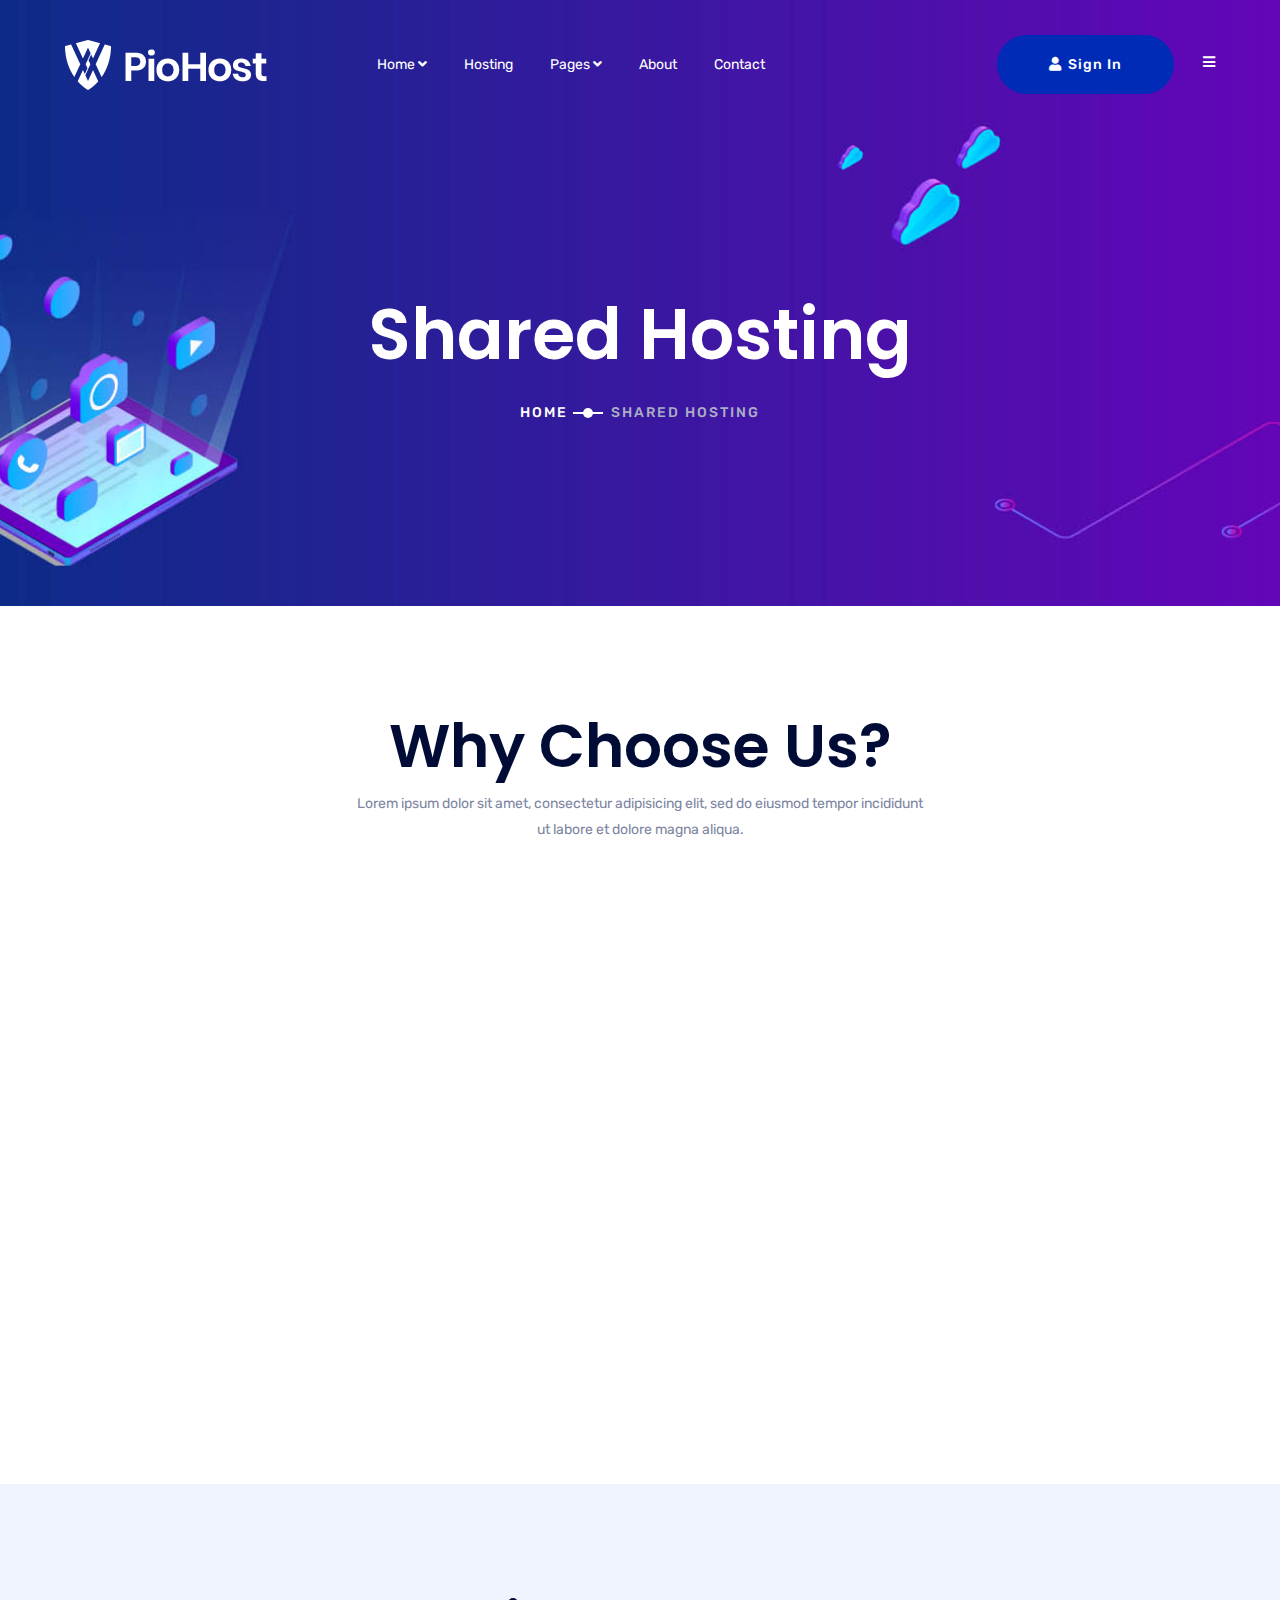
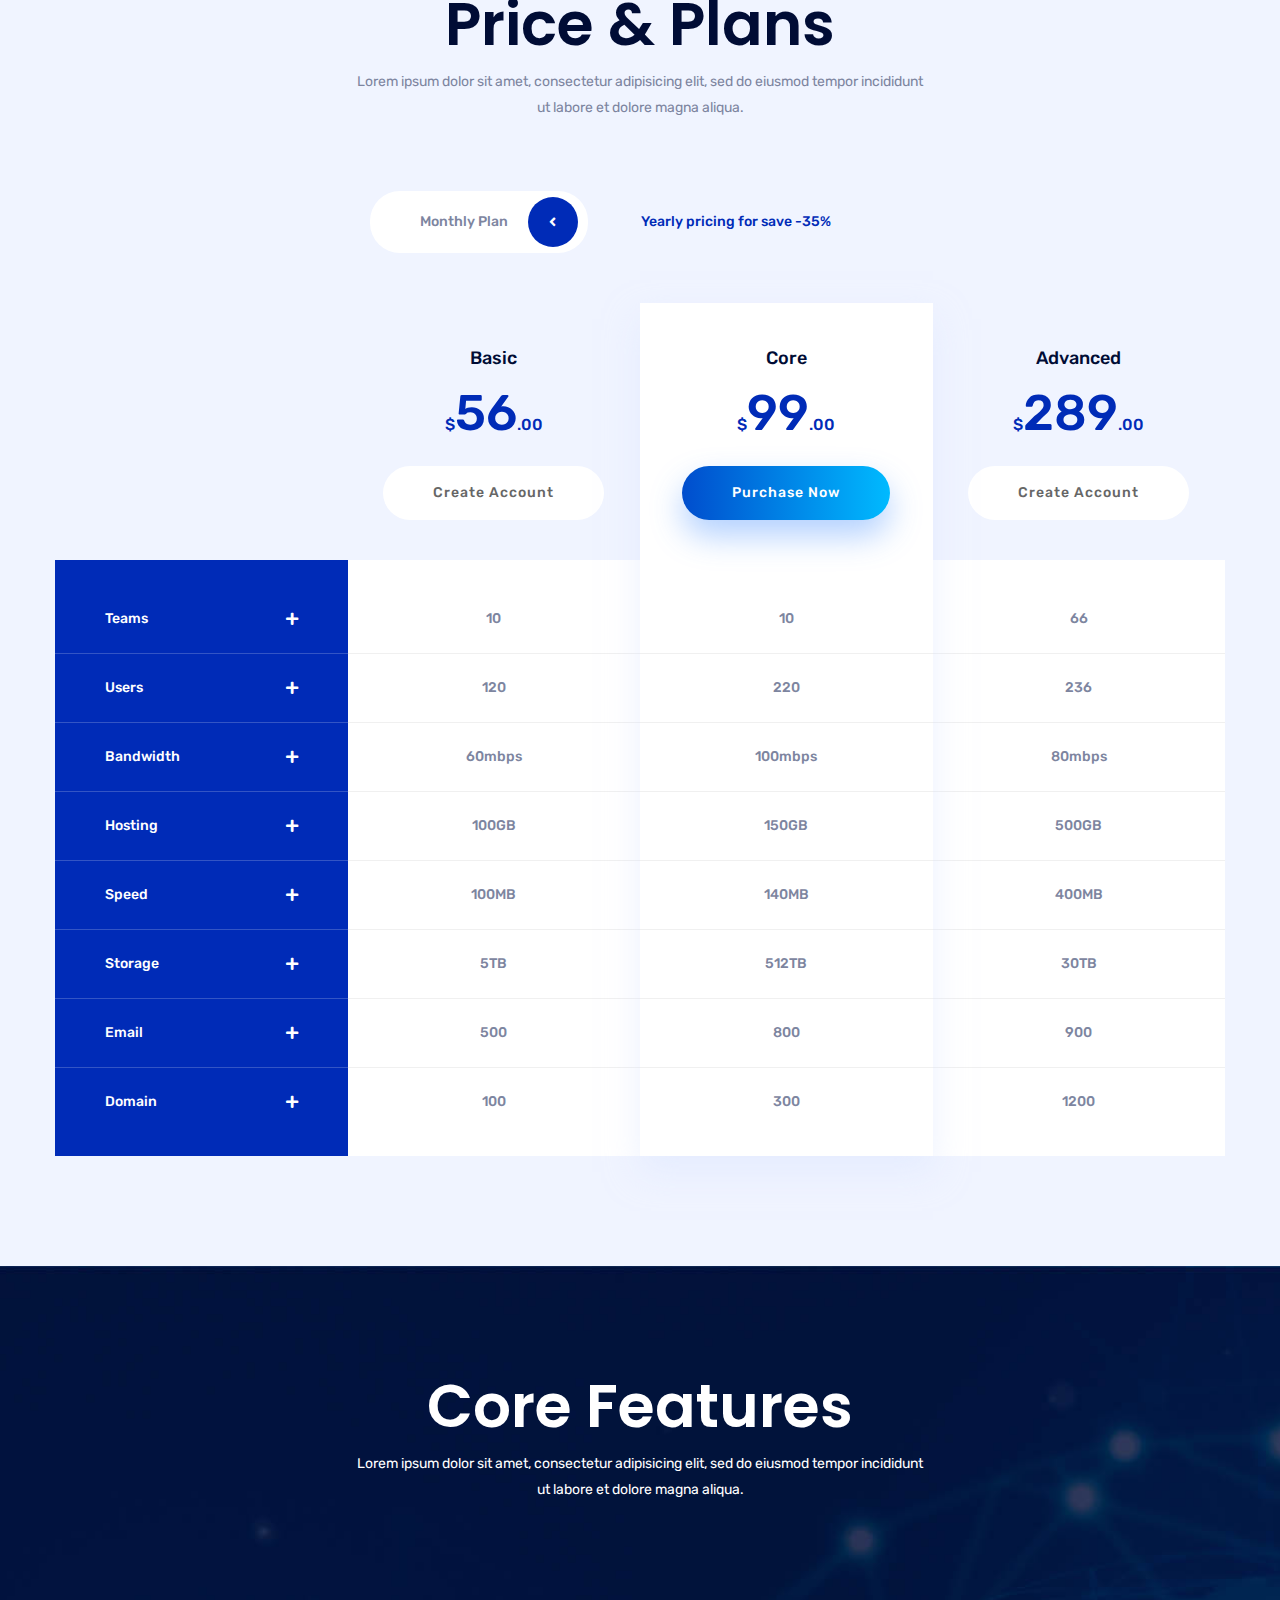
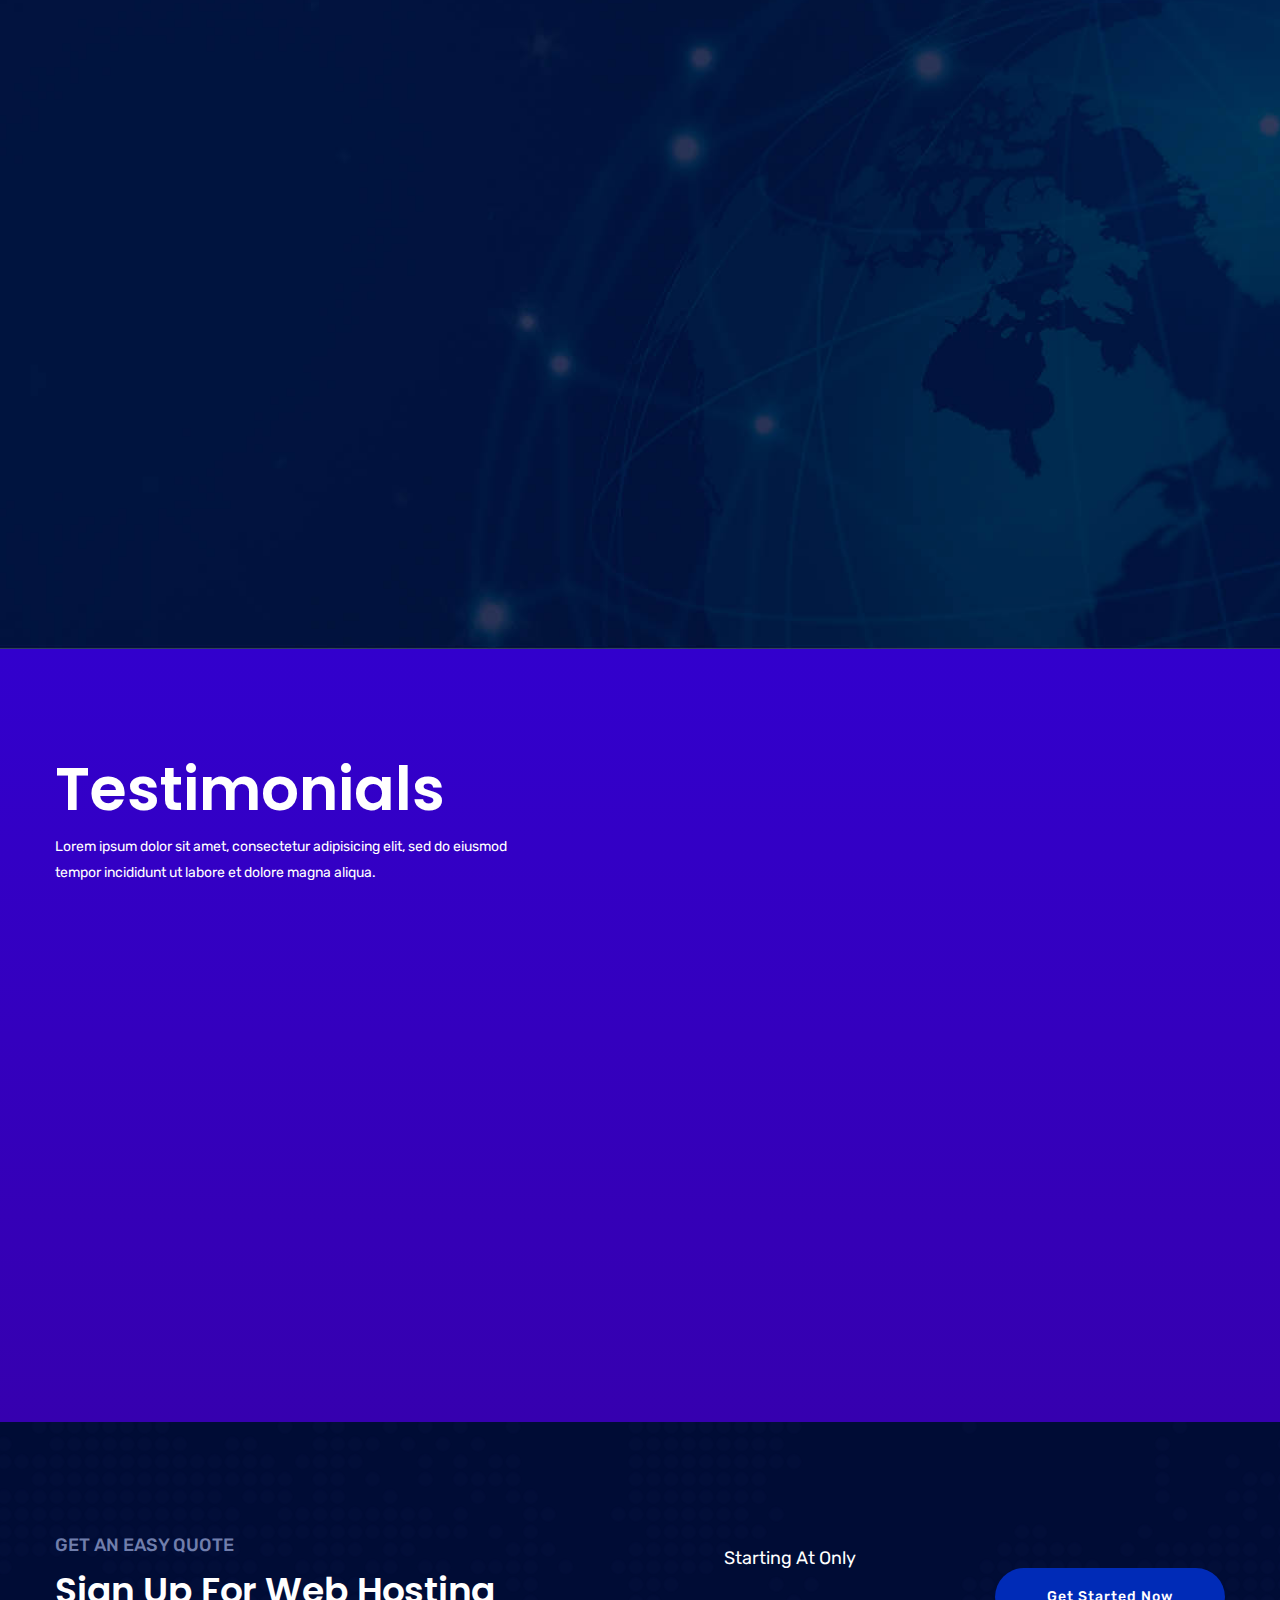
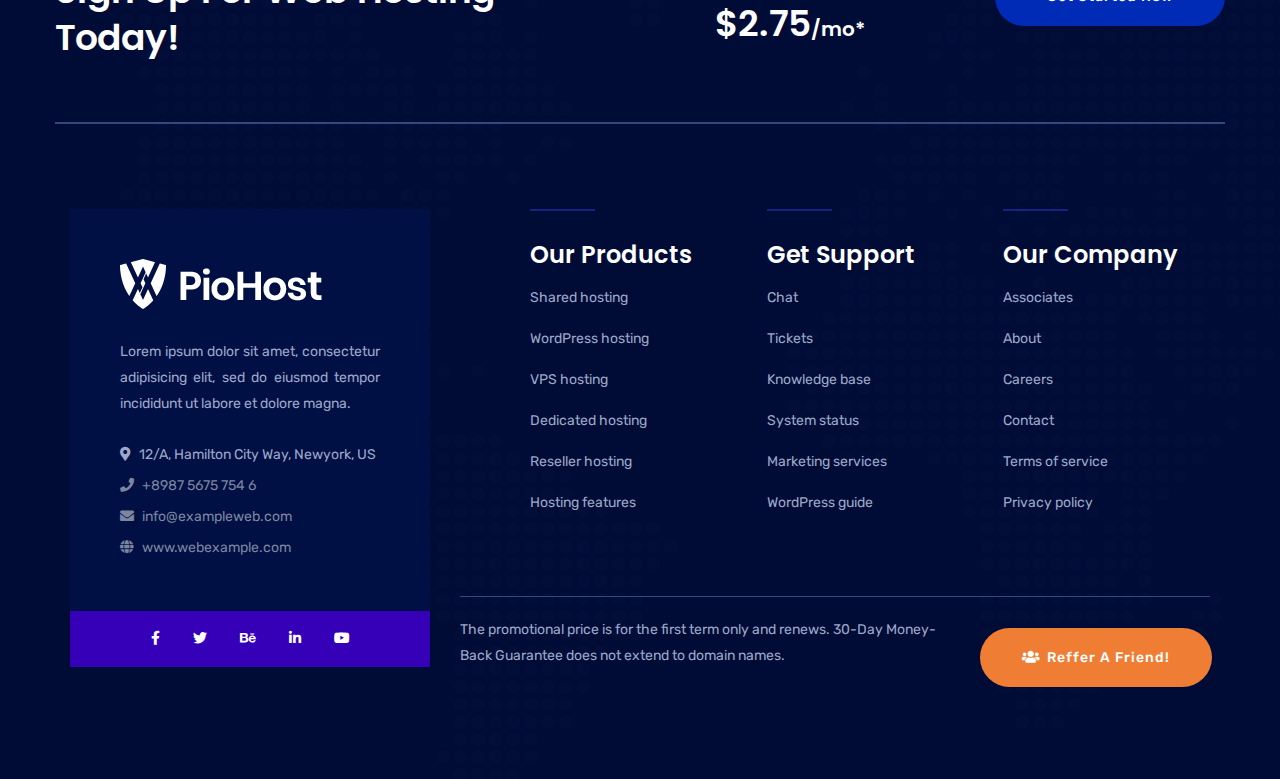
<file: hosting.html>
<!DOCTYPE html>
<html lang="en">
<head>
   <meta charset="utf-8">
   <meta http-equiv="X-UA-Compatible" content="IE=edge">
   <meta name="description" content="PioHost - Domain and Web Hosting HTML5 Template">
   <meta name="viewport" content="width=device-width, initial-scale=1">


<!-- Title -->
<title>Hosting-PioHost</title>

<!-- Favicon -->
<link rel="shortcut icon" type="image/x-icon" href="assets/img/favicon.png">


<!-- CSS Here -->
   <!-- SlickNav.css -->
   <link rel="stylesheet" href="assets/css/slicknav.min.css">
   <!-- MagnificPopup.css -->
   <link rel="stylesheet" href="assets/css/magnific-popup.css">
   <!-- SlickSlider.css -->
   <link rel="stylesheet" href="assets/css/slick.css">
   <!-- Animated.css -->
   <link rel="stylesheet" href="assets/css/animate.min.css">
   <!-- Owl.carousel.css -->
   <link rel="stylesheet" href="assets/css/owl.carousel-2.3.4.min.css">
   <!-- Fontawesome.css -->
   <link rel="stylesheet" href="assets/css/fontawesome-free-5.12.0.min.css">
   <!-- Bootstrap.css -->
   <link rel="stylesheet" href="assets/css/bootstrap-4.3.1.min.css">
   <!-- Default.css -->
   <link rel="stylesheet" href="assets/css/default.css">
   <!-- Style.css -->
   <link rel="stylesheet" href="assets/css/style.css">
   <!-- Responsive.css -->
   <link rel="stylesheet" href="assets/css/responsive.css">


   <!-- Jquery -->
   <script src="assets/js/jquery-3.4.1.min.js"></script>

</head>
<body>
<!-- Start Header Area -->
<header class="header-area theme-2 header-absolute header-space">
    <div class="container-fluid">
        <div class="header-wrapper">
            <div class="main-header pt-35 pb-35">
                <div class="row">
                    <div class="col-lg-3 d-flex align-items-center col-6">
                        <div class="site-logo">
                            <a href="index.html"><img src="assets/img/logo.png" alt=""></a>
                        </div>
                    </div>
                    <div class="col-6 d-block d-lg-none static">
                        <div class="show-mobile-menu"></div>
                    </div>
                    <div class="col-lg-6 d-none d-lg-block">
                        <nav>
                            <ul class="main-menu" id="mobile-menu">
                                <li><a href="index.html">Home  <i class="fas fa-angle-down"></i></a>
                                    <ul class="submenu">
                                        <li><a href="index.html">HomePage 01</a></li>
                                        <li><a href="home-2.html">HomePage 02</a></li>
                                        <li><a href="home-3.html">HomePage 03</a></li>
                                    </ul>
                                </li>
                                <li><a href="hosting.html">Hosting </a></li>
                                <li><a href="#"> Pages  <i class="fas fa-angle-down"></i></a>
                                    <ul class="submenu">
                                        <li><a href="affiliate.html">Affiliate</a></li>
                                        <li><a href="faq.html">FAQs</a></li>
                                        <li><a href="privacy.html">Privacy & policy</a></li>
                                        <li><a href="search-domain.html">Search Domain</a></li>
                                        <li><a href="support.html">Support</a></li>
                                        <li><a href="team.html">Team</a></li>
                                        <li><a href="login.html">Login</a></li>
                                        <li><a href="register.html">Register</a></li>
                                        <li><a href="recover.html">Recover</a></li>
                                    </ul>
                                </li>
                                <li><a href="about.html">About</a></li>
                                <li><a href="contact.html">Contact</a></li>
                            </ul>
                        </nav>
                    </div>
                    <div class="col-lg-3 d-none d-lg-block">
                        <div class="header-right">
                            <div class="bar float-right ">
                                <a class="info-bar" href="javascript:void(0)"><i class="fas fa-bars"></i></a>
                            </div>
                            <div class="header-btn float-right">
                                <a class="btn header-btn" href="#"><i class="fas fa-user"></i> Sign In</a>
                            </div>
                        </div>
                    </div>
                </div>
            </div>
        </div>
    </div>
</header>
<!-- info bar -->
<div class="extra-info">
    <div class="close-icon">
        <button>
            <i class="far fa-window-close"></i>
        </button>
    </div>
    <div class="logo-side mb-30">
        <a href="index.html">
            <img src="assets/img/logo.png" alt="" />
        </a>
    </div>
    <div class="side-info mb-30">
        <div class="contact-list mb-30">
            <h4>Office Address</h4>
            <p>123/A, Miranda City Likaoli
                Prikano, Dope</p>
        </div>
        <div class="contact-list mb-30">
            <h4>Phone Number</h4>
            <p>+0989 7876 9865 9</p>
            <p>+(090) 8765 86543 85</p>
        </div>
        <div class="contact-list mb-30">
            <h4>Email Address</h4>
            <p>info@example.com</p>
            <p>example.mail@hum.com</p>
        </div>
    </div>
    <div class="instagram">
        <a href="#">
            <img src="assets/img/info-bar/ins1.jpg" alt="">
        </a>
        <a href="#">
            <img src="assets/img/info-bar/ins2.jpg" alt="">
        </a>
        <a href="#">
            <img src="assets/img/info-bar/ins3.jpg" alt="">
        </a>
        <a href="#">
            <img src="assets/img/info-bar/ins4.jpg" alt="">
        </a>
        <a href="#">
            <img src="assets/img/info-bar/ins5.jpg" alt="">
        </a>
        <a href="#">
            <img src="assets/img/info-bar/ins1.jpg" alt="">
        </a>
    </div>
    <div class="social-icon-right mt-20">
        <a href="#">
            <i class="fab fa-facebook-f"></i>
        </a>
        <a href="#">
            <i class="fab fa-twitter"></i>
        </a>
        <a href="#">
            <i class="fab fa-google-plus-g"></i>
        </a>
        <a href="#">
            <i class="fab fa-instagram"></i>
        </a>
    </div>
</div>
<!-- info bar -->
<!-- End Header Area -->
<main>
    <!-- Start Breadcrumb Area -->
    <section class="breadcrumb-area" data-background="assets/img/hosting-bdc.jpg">
        <div class="container">
            <div class="row">
                <div class="col-12 text-center">
                    <div class="breadcrumb-text wow fadeInDown" data-wow-delay=".5s">
                        <h1>Shared Hosting</h1>
                        <div class="breadcrumb-navigation">
                            <ul>
                                <li><a href="index.html">Home</a></li>
                                <li class="active"><a href="#">Shared Hosting</a></li>
                            </ul>
                        </div>
                    </div>
                </div>
            </div>
        </div>
    </section>
    <!-- End Breadcrumb Area -->
    <!-- Start Choose Area -->
    <section class="choose-area pt-110 pb-80">
        <div class="container">
            <div class="row">
                <div class="col-lg-6 offset-lg-3">
                    <div class="section-title text-center mb-70">
                        <h2>Why Choose Us?</h2>
                        <p>Lorem ipsum dolor sit amet, consectetur adipisicing elit, sed do eiusmod
                            tempor incididunt ut labore et dolore magna aliqua. </p>
                    </div>
                </div>
            </div>
            <div class="row">
                <div class="col-lg-4">
                    <div class="choose-box text-center wow fadeInUp  animated" data-wow-delay=".5s">
                        <img src="assets/img/choose/choose1.png" alt="">
                        <div class="choose-content ">
                            <span>01</span>
                            <h3>Data Migration</h3>
                            <p>PioHosting flexible Managed Backup Solutions will help simplify the protection of yourv data.</p>
                        </div>
                    </div>
                </div>
                <div class="col-lg-4">
                    <div class="choose-box text-center active wow fadeInUp  animated" data-wow-delay=".5s">
                        <img src="assets/img/choose/choose2.png" alt="">
                        <div class="choose-content ">
                            <span>02</span>
                            <h3>DoS Protection</h3>
                            <p>PioHosting flexible Managed Backup Solutions will help simplify the protection of yourv data.</p>
                        </div>
                    </div>
                </div>
                <div class="col-lg-4">
                    <div class="choose-box text-center wow fadeInUp  animated" data-wow-delay=".5s">
                        <img src="assets/img/choose/choose3.png" alt="">
                        <div class="choose-content ">
                            <span>03</span>
                            <h3>Data Security</h3>
                            <p>PioHosting flexible Managed Backup Solutions will help simplify the protection of yourv data.</p>
                        </div>
                    </div>
                </div>
            </div>
        </div>
    </section>
    <!-- End Choose Area -->
    <!-- Start Hosting Pricing Area -->
    <section class="hosting-pricing-area gray-bg pt-110 pb-80">
        <div class="container">
            <div class="row">
                <div class="col-lg-6 offset-lg-3">
                    <div class="section-title text-center mb-70">
                        <h2>Price & Plans</h2>
                        <p>Lorem ipsum dolor sit amet, consectetur adipisicing elit, sed do eiusmod
                            tempor incididunt ut labore et dolore magna aliqua.</p>
                    </div>
                </div>
            </div>
            <div class="row">
                <div class="col-12">
                    <ul class="nav price-tabs text-center  mb-50" id="myTab" role="tablist">
                        <li class="nav-item">
                            <a class="nav-link active show" id="home-tab" data-toggle="tab" href="#monthly" role="tab" aria-controls="home" aria-selected="true">Monthly Plan <i class="fas fa-angle-left"></i></a>
                        </li>
                        <li class="nav-item">
                            <a class="nav-link" id="profile-tab" data-toggle="tab" href="#yearly" role="tab" aria-controls="profile" aria-selected="false">Yearly pricing for save -35% <i class="fas fa-angle-left"></i></a>
                        </li>
                    </ul>
                    <div class="tab-content" id="myTabContent">
                        <div class="tab-pane fade active show" id="monthly" role="tabpanel" aria-labelledby="home-tab">
                            <div class="row no-gutters">
                                <div class="col-xl-3 col-lg-3 col-md-4 d-none d-lg-block">
                                    <div class="price-sidebar mb-30">
                                        <ul>
                                            <li>Teams<i class="fas fa-plus"></i></li>
                                            <li>Users<i class="fas fa-plus"></i></li>
                                            <li>Bandwidth<i class="fas fa-plus"></i></li>
                                            <li>Hosting<i class="fas fa-plus"></i></li>
                                            <li>Speed<i class="fas fa-plus"></i></li>
                                            <li>Storage<i class="fas fa-plus"></i></li>
                                            <li>Email<i class="fas fa-plus"></i></li>
                                            <li>Domain<i class="fas fa-plus"></i></li>
                                        </ul>
                                    </div>
                                </div>
                                <div class="col-xl-3 col-lg-3 col-md-4">
                                    <div class="price-wrapper text-center mb-30">
                                        <div class="price-details">
                                            <span>Basic</span>
                                            <h4 class="price">$<span>56</span>.00</h4>
                                            <a class="btn price-btn" href="#">Create Account</a>
                                        </div>
                                        <ul class="price-content">
                                            <li>10 <span class="price-list-name">Teams</span></li>
                                            <li>120 <span class="price-list-name">Users</span></li>
                                            <li>60mbps <span class="price-list-name">Bandwidth</span></li>
                                            <li>100GB <span class="price-list-name">Hosting</span></li>
                                            <li>100MB <span class="price-list-name">Speed</span></li>
                                            <li>5TB <span class="price-list-name">Storage</span></li>
                                            <li>500 <span class="price-list-name">Email</span></li>
                                            <li>100 <span class="price-list-name">Domain</span></li>
                                        </ul>
                                    </div>
                                </div>
                                <div class="col-xl-3 col-lg-3 col-md-4">
                                    <div class="price-wrapper active text-center mb-30">
                                        <div class="price-details">
                                            <span>Core</span>
                                            <h4 class="price">$<span>99</span>.00</h4>
                                            <a class="btn price-btn" href="#">Purchase Now</a>
                                        </div>
                                        <ul class="price-content">
                                            <li>10 <span class="price-list-name">Teams</span></li>
                                            <li>220 <span class="price-list-name">Users</span></li>
                                            <li>100mbps <span class="price-list-name">Bandwidth</span></li>
                                            <li>150GB <span class="price-list-name">Hosting</span></li>
                                            <li>140MB <span class="price-list-name">Speed</span></li>
                                            <li>512TB <span class="price-list-name">Storage</span></li>
                                            <li>800 <span class="price-list-name">Email</span></li>
                                            <li>300 <span class="price-list-name">Domain</span></li>
                                        </ul>
                                    </div>
                                </div>
                                <div class="col-xl-3 col-lg-3 col-md-4">
                                    <div class="price-wrapper text-center mb-30">
                                        <div class="price-details">
                                            <span>Advanced</span>
                                            <h4 class="price">$<span>289</span>.00</h4>
                                            <a class="btn price-btn" href="#">Create Account</a>
                                        </div>
                                        <ul class="price-content">
                                            <li>66 <span class="price-list-name">Teams</span></li>
                                            <li>236 <span class="price-list-name">Users</span></li>
                                            <li>80mbps <span class="price-list-name">Bandwidth</span></li>
                                            <li>500GB <span class="price-list-name">Hosting</span></li>
                                            <li>400MB <span class="price-list-name">Speed</span></li>
                                            <li>30TB <span class="price-list-name">Storage</span></li>
                                            <li>900 <span class="price-list-name">Email</span></li>
                                            <li>1200 <span class="price-list-name">Domain</span></li>
                                        </ul>
                                    </div>
                                </div>
                            </div>
                        </div>
                        <div class="tab-pane fade" id="yearly" role="tabpanel" aria-labelledby="profile-tab">
                            <div class="row no-gutters">
                                <div class="col-xl-3 col-lg-3 col-md-4 d-none d-lg-block">
                                    <div class="price-sidebar mb-30">
                                        <ul>
                                            <li>Teams<i class="fas fa-plus"></i></li>
                                            <li>Users<i class="fas fa-plus"></i></li>
                                            <li>Bandwidth<i class="fas fa-plus"></i></li>
                                            <li>Hosting<i class="fas fa-plus"></i></li>
                                            <li>Speed<i class="fas fa-plus"></i></li>
                                            <li>Storage<i class="fas fa-plus"></i></li>
                                            <li>Email<i class="fas fa-plus"></i></li>
                                            <li>Domain<i class="fas fa-plus"></i></li>
                                        </ul>
                                    </div>
                                </div>
                                <div class="col-xl-3 col-lg-3 col-md-4">
                                    <div class="price-wrapper text-center mb-30">
                                        <div class="price-details">
                                            <span>Basic</span>
                                            <h4 class="price">$<span>88</span>.00</h4>
                                            <a class="btn price-btn" href="#">Create Account</a>
                                        </div>
                                        <ul class="price-content">
                                            <li>10 <span class="price-list-name">Teams</span></li>
                                            <li>120 <span class="price-list-name">Users</span></li>
                                            <li>60mbps <span class="price-list-name">Bandwidth</span></li>
                                            <li>100GB <span class="price-list-name">Hosting</span></li>
                                            <li>100MB <span class="price-list-name">Speed</span></li>
                                            <li>5TB <span class="price-list-name">Storage</span></li>
                                            <li>500 <span class="price-list-name">Email</span></li>
                                            <li>100 <span class="price-list-name">Domain</span></li>
                                        </ul>
                                    </div>
                                </div>
                                <div class="col-xl-3 col-lg-3 col-md-4">
                                    <div class="price-wrapper active text-center mb-30">
                                        <div class="price-details">
                                            <span>Core</span>
                                            <h4 class="price">$<span>120</span>.00</h4>
                                            <a class="btn price-btn" href="#">Purchase Now</a>
                                        </div>
                                        <ul class="price-content">
                                            <li>10 <span class="price-list-name">Teams</span></li>
                                            <li>220 <span class="price-list-name">Users</span></li>
                                            <li>100mbps <span class="price-list-name">Bandwidth</span></li>
                                            <li>150GB <span class="price-list-name">Hosting</span></li>
                                            <li>140MB <span class="price-list-name">Speed</span></li>
                                            <li>512TB <span class="price-list-name">Storage</span></li>
                                            <li>800 <span class="price-list-name">Email</span></li>
                                            <li>300 <span class="price-list-name">Domain</span></li>
                                        </ul>
                                    </div>
                                </div>
                                <div class="col-xl-3 col-lg-3 col-md-4">
                                    <div class="price-wrapper text-center mb-30">
                                        <div class="price-details">
                                            <span>Advanced</span>
                                            <h4 class="price">$<span>320</span>.00</h4>
                                            <a class="btn price-btn" href="#">Create Account</a>
                                        </div>
                                        <ul class="price-content">
                                            <li>66 <span class="price-list-name">Teams</span></li>
                                            <li>236 <span class="price-list-name">Users</span></li>
                                            <li>80mbps <span class="price-list-name">Bandwidth</span></li>
                                            <li>500GB <span class="price-list-name">Hosting</span></li>
                                            <li>400MB <span class="price-list-name">Speed</span></li>
                                            <li>30TB <span class="price-list-name">Storage</span></li>
                                            <li>900 <span class="price-list-name">Email</span></li>
                                            <li>1200 <span class="price-list-name">Domain</span></li>
                                        </ul>
                                    </div>
                                </div>
                            </div>
                        </div>
                    </div>
                </div>
            </div>
        </div>
    </section>
    <!-- End Hosting Pricing Area -->
    <!-- Start Feature Area -->
    <section class="feature-area theme-4 pt-110 pb-50" data-background="assets/img/core-feature-bg.jpg">
        <div class="container">
            <div class="row align-items-center">
                <div class="col-lg-6 offset-lg-3">
                    <div class="section-title title-white text-center mb-70">
                        <h2>Core Features</h2>
                        <p>Lorem ipsum dolor sit amet, consectetur adipisicing elit, sed do eiusmod tempor incididunt ut labore et dolore magna aliqua. </p>
                    </div>
                </div>
            </div>
            <div class="row">
                <div class="col-lg-4 col-md-6">
                    <div class="single-feature-box theme-4 mb-60 wow fadeInUp" data-wow-delay=".3s"> 
                        <div class="feature-icon mb-35">
                            <img src="assets/img/feature/cf1.png" alt="">
                        </div>
                        <div class="feature-content">
                            <h5>Hosting Buy Service</h5>
                            <p>Let us negotiate a domain purchase based on your budget.</p>
                            <a href="#" class="btn btn-inline">Read More</a>
                        </div>
                    </div>
                </div>
                <div class="col-lg-4 col-md-6">
                    <div class="single-feature-box theme-4 mb-60 wow fadeInUp" data-wow-delay=".5s"> 
                        <div class="feature-icon mb-35">
                            <img src="assets/img/feature/cf2.png" alt="">
                        </div>
                        <div class="feature-content">
                            <h5>Hosting Buy Service</h5>
                            <p>Let us negotiate a domain purchase based on your budget.</p>
                            <a href="#" class="btn btn-inline">Read More</a>
                        </div>
                    </div>
                </div>
                <div class="col-lg-4 col-md-6">
                    <div class="single-feature-box theme-4 mb-60 wow fadeInUp" data-wow-delay=".7s"> 
                        <div class="feature-icon mb-35">
                            <img src="assets/img/feature/cf3.png" alt="">
                        </div>
                        <div class="feature-content">
                            <h5>Hosting Buy Service</h5>
                            <p>Let us negotiate a domain purchase based on your budget.</p>
                            <a href="#" class="btn btn-inline">Read More</a>
                        </div>
                    </div>
                </div>
                <div class="col-lg-4 col-md-6">
                    <div class="single-feature-box theme-4 mb-60 wow fadeInUp" data-wow-delay=".9s"> 
                        <div class="feature-icon mb-35">
                            <img src="assets/img/feature/cf4.png" alt="">
                        </div>
                        <div class="feature-content">
                            <h5>Hosting Buy Service</h5>
                            <p>Let us negotiate a domain purchase based on your budget.</p>
                            <a href="#" class="btn btn-inline">Read More</a>
                        </div>
                    </div>
                </div>
                <div class="col-lg-4 col-md-6">
                    <div class="single-feature-box theme-4 mb-60 wow fadeInUp" data-wow-delay="1.1s"> 
                        <div class="feature-icon mb-35">
                            <img src="assets/img/feature/cf5.png" alt="">
                        </div>
                        <div class="feature-content">
                            <h5>Hosting Buy Service</h5>
                            <p>Let us negotiate a domain purchase based on your budget.</p>
                            <a href="#" class="btn btn-inline">Read More</a>
                        </div>
                    </div>
                </div>
                <div class="col-lg-4 col-md-6">
                    <div class="single-feature-box theme-4 mb-60 wow fadeInUp" data-wow-delay="1.3s"> 
                        <div class="feature-icon mb-35">
                            <img src="assets/img/feature/cf6.png" alt="">
                        </div>
                        <div class="feature-content">
                            <h5>Hosting Buy Service</h5>
                            <p>Let us negotiate a domain purchase based on your budget.</p>
                            <a href="#" class="btn btn-inline">Read More</a>
                        </div>
                    </div>
                </div>
            </div>
        </div>
    </section>
    <!-- End Feature Area -->
    <!-- Start Testimonial Area -->
    <section class="testimonial-area grand-bg pt-110 pb-80">
        <div class="container">
            <div class="row">
                <div class="col-lg-5">
                    <div class="section-title mb-70">
                        <h2>Testimonials</h2>
                        <p>Lorem ipsum dolor sit amet, consectetur adipisicing elit, sed do eiusmod
                            tempor incididunt ut labore et dolore magna aliqua. </p>
                    </div>
                </div>
            </div>
            <div class="row active-testimonial wow fadeInUp" data-wow-delay=".5s">
                <div class="col-lg-4">
                    <div class="testimonial-wrapper white-bg" >
                        <div class="testimonial-title">
                            <div class="testimonial-star">
                                <i class="fas fa-star"></i>
                                <i class="fas fa-star"></i>
                                <i class="fas fa-star"></i>
                                <i class="fas fa-star"></i>
                                <i class="fas fa-star"></i>
                            </div>
                            <span>“ Design Quality ”</span>
                        </div>
                        <div class="testimonial-text">
                            <span>Lorem ipsum dolor sit amet, consectetur adipisicing elit, sed do eiusmod tempor inci didunt ut labore et dolore magna aliqua. Ut enim ad minim veniam, quis nostrud exerc itation ullamco laboris nisi. </span>
                        </div>
                        <div class="testimonial-author ">
                            <div class="testimonial-img">
                                <img src="assets/img/user/team-img-1.png" alt="">
                            </div>
                            <div class="author-name">
                                <h6>Rosalina D. Williamson</h6>
                                <span>Founder, Google</span>
                            </div>
                        </div>
                    </div>
                </div>
                <div class="col-lg-4">
                    <div class="testimonial-wrapper white-bg" >
                        <div class="testimonial-title">
                            <div class="testimonial-star">
                                <i class="fas fa-star"></i>
                                <i class="fas fa-star"></i>
                                <i class="fas fa-star"></i>
                                <i class="fas fa-star"></i>
                                <i class="fas fa-star"></i>
                            </div>
                            <span>“ Development ”</span>
                        </div>
                        <div class="testimonial-text">
                            <span>Lorem ipsum dolor sit amet, consectetur adipisicing elit, sed do eiusmod tempor inci didunt ut labore et dolore magna aliqua. Ut enim ad minim veniam, quis nostrud exerc itation ullamco laboris nisi. </span>
                        </div>
                        <div class="testimonial-author ">
                            <div class="testimonial-img">
                                <img src="assets/img/user/team-img-2.png" alt="">
                            </div>
                            <div class="author-name">
                                <h6>Rosalina D. Williamson</h6>
                                <span>Founder, Google</span>
                            </div>
                        </div>
                    </div>
                </div>
                <div class="col-lg-4">
                    <div class="testimonial-wrapper white-bg">
                        <div class="testimonial-title">
                            <div class="testimonial-star">
                                <i class="fas fa-star"></i>
                                <i class="fas fa-star"></i>
                                <i class="fas fa-star"></i>
                                <i class="fas fa-star"></i>
                                <i class="fas fa-star"></i>
                            </div>
                            <span>“ Hosting ”</span>
                        </div>
                        <div class="testimonial-text">
                            <span>Lorem ipsum dolor sit amet, consectetur adipisicing elit, sed do eiusmod tempor inci didunt ut labore et dolore magna aliqua. Ut enim ad minim veniam, quis nostrud exerc itation ullamco laboris nisi. </span>
                        </div>
                        <div class="testimonial-author ">
                            <div class="testimonial-img">
                                <img src="assets/img/user/team-img-3.png" alt="">
                            </div>
                            <div class="author-name">
                                <h6>Rosalina D. Williamson</h6>
                                <span>Founder, Google</span>
                            </div>
                        </div>
                    </div>
                </div>
                <div class="col-lg-4">
                    <div class="testimonial-wrapper white-bg">
                        <div class="testimonial-title">
                            <div class="testimonial-star">
                                <i class="fas fa-star"></i>
                                <i class="fas fa-star"></i>
                                <i class="fas fa-star"></i>
                                <i class="fas fa-star"></i>
                                <i class="fas fa-star"></i>
                            </div>
                            <span>“ Design Quality ”</span>
                        </div>
                        <div class="testimonial-text">
                            <span>Lorem ipsum dolor sit amet, consectetur adipisicing elit, sed do eiusmod tempor inci didunt ut labore et dolore magna aliqua. Ut enim ad minim veniam, quis nostrud exerc itation ullamco laboris nisi. </span>
                        </div>
                        <div class="testimonial-author ">
                            <div class="testimonial-img">
                                <img src="assets/img/user/team-img-1.png" alt="">
                            </div>
                            <div class="author-name">
                                <h6>Rosalina D. Williamson</h6>
                                <span>Founder, Google</span>
                            </div>
                        </div>
                    </div>
                </div>
                <div class="col-lg-4">
                    <div class="testimonial-wrapper white-bg" >
                        <div class="testimonial-title">
                            <div class="testimonial-star">
                                <i class="fas fa-star"></i>
                                <i class="fas fa-star"></i>
                                <i class="fas fa-star"></i>
                                <i class="fas fa-star"></i>
                                <i class="fas fa-star"></i>
                            </div>
                            <span>“ Development ”</span>
                        </div>
                        <div class="testimonial-text">
                            <span>Lorem ipsum dolor sit amet, consectetur adipisicing elit, sed do eiusmod tempor inci didunt ut labore et dolore magna aliqua. Ut enim ad minim veniam, quis nostrud exerc itation ullamco laboris nisi. </span>
                        </div>
                        <div class="testimonial-author ">
                            <div class="testimonial-img">
                                <img src="assets/img/user/team-img-2.png" alt="">
                            </div>
                            <div class="author-name">
                                <h6>Rosalina D. Williamson</h6>
                                <span>Founder, Google</span>
                            </div>
                        </div>
                    </div>
                </div>
                <div class="col-lg-4">
                    <div class="testimonial-wrapper white-bg" >
                        <div class="testimonial-title">
                            <div class="testimonial-star">
                                <i class="fas fa-star"></i>
                                <i class="fas fa-star"></i>
                                <i class="fas fa-star"></i>
                                <i class="fas fa-star"></i>
                                <i class="fas fa-star"></i>
                            </div>
                            <span>“ Hosting ”</span>
                        </div>
                        <div class="testimonial-text">
                            <span>Lorem ipsum dolor sit amet, consectetur adipisicing elit, sed do eiusmod tempor inci didunt ut labore et dolore magna aliqua. Ut enim ad minim veniam, quis nostrud exerc itation ullamco laboris nisi. </span>
                        </div>
                        <div class="testimonial-author ">
                            <div class="testimonial-img">
                                <img src="assets/img/user/team-img-3.png" alt="">
                            </div>
                            <div class="author-name">
                                <h6>Rosalina D. Williamson</h6>
                                <span>Founder, Google</span>
                            </div>
                        </div>
                    </div>
                </div>
            </div>
        </div>
    </section>
    <!-- End Testimonial Area -->
</main>
<!-- Start Footer Area -->
<footer class="footer-area pt-110 pb-80" data-overlay=".9" style="background-image: url(assets/img/footer-bg.png);">
<div class="container">
    <div class="footer-top mb-85">
        <div class="row align-items-center">
            <div class="col-lg-6 col-12">
                <div class="footer-signup-text">
                    <span>Get an easy quote</span>
                    <h2>Sign Up For Web Hosting Today!</h2>
                </div>
            </div>
            <div class="col-lg-3 col-md-6">
                <div class="signup-info text-left text-lg-center">
                    <span>Starting At Only</span>
                    <h4><span>$2.75</span>/mo*</h4>
                </div>
            </div>
            <div class="col-lg-3 col-md-6">
                <div class="footer-top-btn text-left text-md-right">
                    <a class="btn" href="#">Get Started Now</a>
                </div>
            </div>
        </div>
    </div>
    <div class="footer-bottom">
        <div class="container">
            <div class="row">
                <div class="col-lg-4">
                    <div class="footer-address-bar">
                        <div class="footer-logo">
                            <a href="index.html"><img src="assets/img/logo.png" alt=""></a>
                        </div>
                        <div class="address-bar-text">
                            <p>Lorem ipsum dolor sit amet, consectetur adipisicing elit, sed do eiusmod tempor incididunt ut labore et dolore magna. </p>
                        </div>
                        <div class="address-bar-address">
                            <ul>
                                <li><i class="fas fa-map-marker-alt"></i> 12/A, Hamilton City Way, Newyork, US</li>
                                <li><a href="tel:+89875675754 6"><i class="fas fa-phone"></i> +8987 5675 754 6</a></li>
                                <li><a href="mailto:info@exampleweb.com"><i class="fas fa-envelope"></i> info@exampleweb.com</a></li>
                                <li><a href="https://www.webexample.com"><i class="fas fa-globe"></i>  www.webexample.com</a></li>
                            </ul>
                        </div>
                    </div>
                    <div class="social-links text-center">
                        <a href="#" target="_blank"><i class="fab fa-facebook-f"></i></a>
                        <a href="#" target="_blank"><i class="fab fa-twitter"></i></a>
                        <a href="#" target="_blank"><i class="fab fa-behance"></i></a>
                        <a href="#" target="_blank"><i class="fab fa-linkedin-in"></i></a>
                        <a href="#" target="_blank"><i class="fab fa-youtube"></i></a>
                    </div>
                </div>
                <div class="col-lg-8">
                    <div class="footer-right-box">
                        <div class="row">
                            <div class="col-lg-4 col-md-4">
                                <div class="footer-widget">
                                    <span></span>
                                    <h4 class="widget-title">Our Products</h4>
                                    <ul class="footer-menu">
                                        <li><a href="#">Shared hosting</a></li>
                                        <li><a href="#">WordPress hosting</a></li>
                                        <li><a href="#">VPS hosting</a></li>
                                        <li><a href="#"> Dedicated hosting</a></li>
                                        <li><a href="#"> Reseller hosting</a></li>
                                        <li><a href="#">Hosting features</a></li>
                                    </ul>
                                </div>
                            </div>
                            <div class="col-lg-4 col-md-4">
                                <div class="footer-widget">
                                    <span></span>
                                    <h4 class="widget-title">Get Support</h4>
                                    <ul class="footer-menu">
                                        <li><a href="#">Chat</a></li>
                                        <li><a href="#"> Tickets</a></li>
                                        <li><a href="#">Knowledge base</a></li>
                                        <li><a href="#"> System status</a></li>
                                        <li><a href="#"> Marketing services</a></li>
                                        <li><a href="#">WordPress guide</a></li>
                                    </ul>
                                </div>
                            </div>
                            <div class="col-lg-4 col-md-4">
                                <div class="footer-widget">
                                    <span></span>
                                    <h4 class="widget-title">Our Company</h4>
                                    <ul class="footer-menu">
                                        <li><a href="#">Associates</a></li>
                                        <li><a href="#">  About</a></li>
                                        <li><a href="#"> Careers</a></li>
                                        <li><a href="#"> Contact</a></li>
                                        <li><a href="#">Terms of service</a></li>
                                        <li><a href="#"> Privacy policy</a></li>
                                    </ul>
                                </div>
                            </div>
                        </div>
                    </div>
                    <div class="row align-items-center">
                        <div class="col-lg-8">
                            <div class="footer-text mb-30">
                                <p>The promotional price is for the first term only and renews.
                                    30-Day Money-Back Guarantee does not extend to domain names.</p>
                            </div>
                        </div>
                        <div class="col-lg-4">
                            <div class="footer-orange-btn text-left text-lg-right">
                                <a href="#" class="btn"><i class="fas fa-users"></i>  Reffer A Friend!</a>
                            </div>
                        </div>
                    </div>
                </div>
            </div>
        </div>
    </div>
</div>
</footer>
<!-- End Footer Area -->
<!-- JS -->
   <!-- Popper.js -->
   <script src="assets/js/popper.min.js"></script>
   <!-- Bootstrap.js -->
   <script src="assets/js/bootstrap-4.3.1.min.js"></script>
   <!-- Plugin.js -->
   <script src="assets/js/plugins.js"></script>
   <!-- Modernizr.js -->
   <script src="assets/js/vendor/modernizr-3.5.0.min.js"></script>
   <!-- Waypoints.js -->
   <script src="assets/js/vendor/waypoints-4.0.1.min.js"></script>
   <!-- Wow.js -->
   <script src="assets/js/vendor/wow.min.js"></script>
   <!-- SlickSlider.js -->
   <script src="assets/js/vendor/slick.min.js"></script>
   <!-- ScrollUp.js -->
   <script src="assets/js/vendor/scrollUp.min.js"></script>
   <!-- MagnificPopup.js -->
   <script src="assets/js/vendor/magnific-popup.min.js"></script>
   <!-- SlickNav.js -->
   <script src="assets/js/vendor/slicknav.min.js"></script>

   <!-- Main.js -->
   <script src="assets/js/main.js"></script>
</body>
</html>
</file>
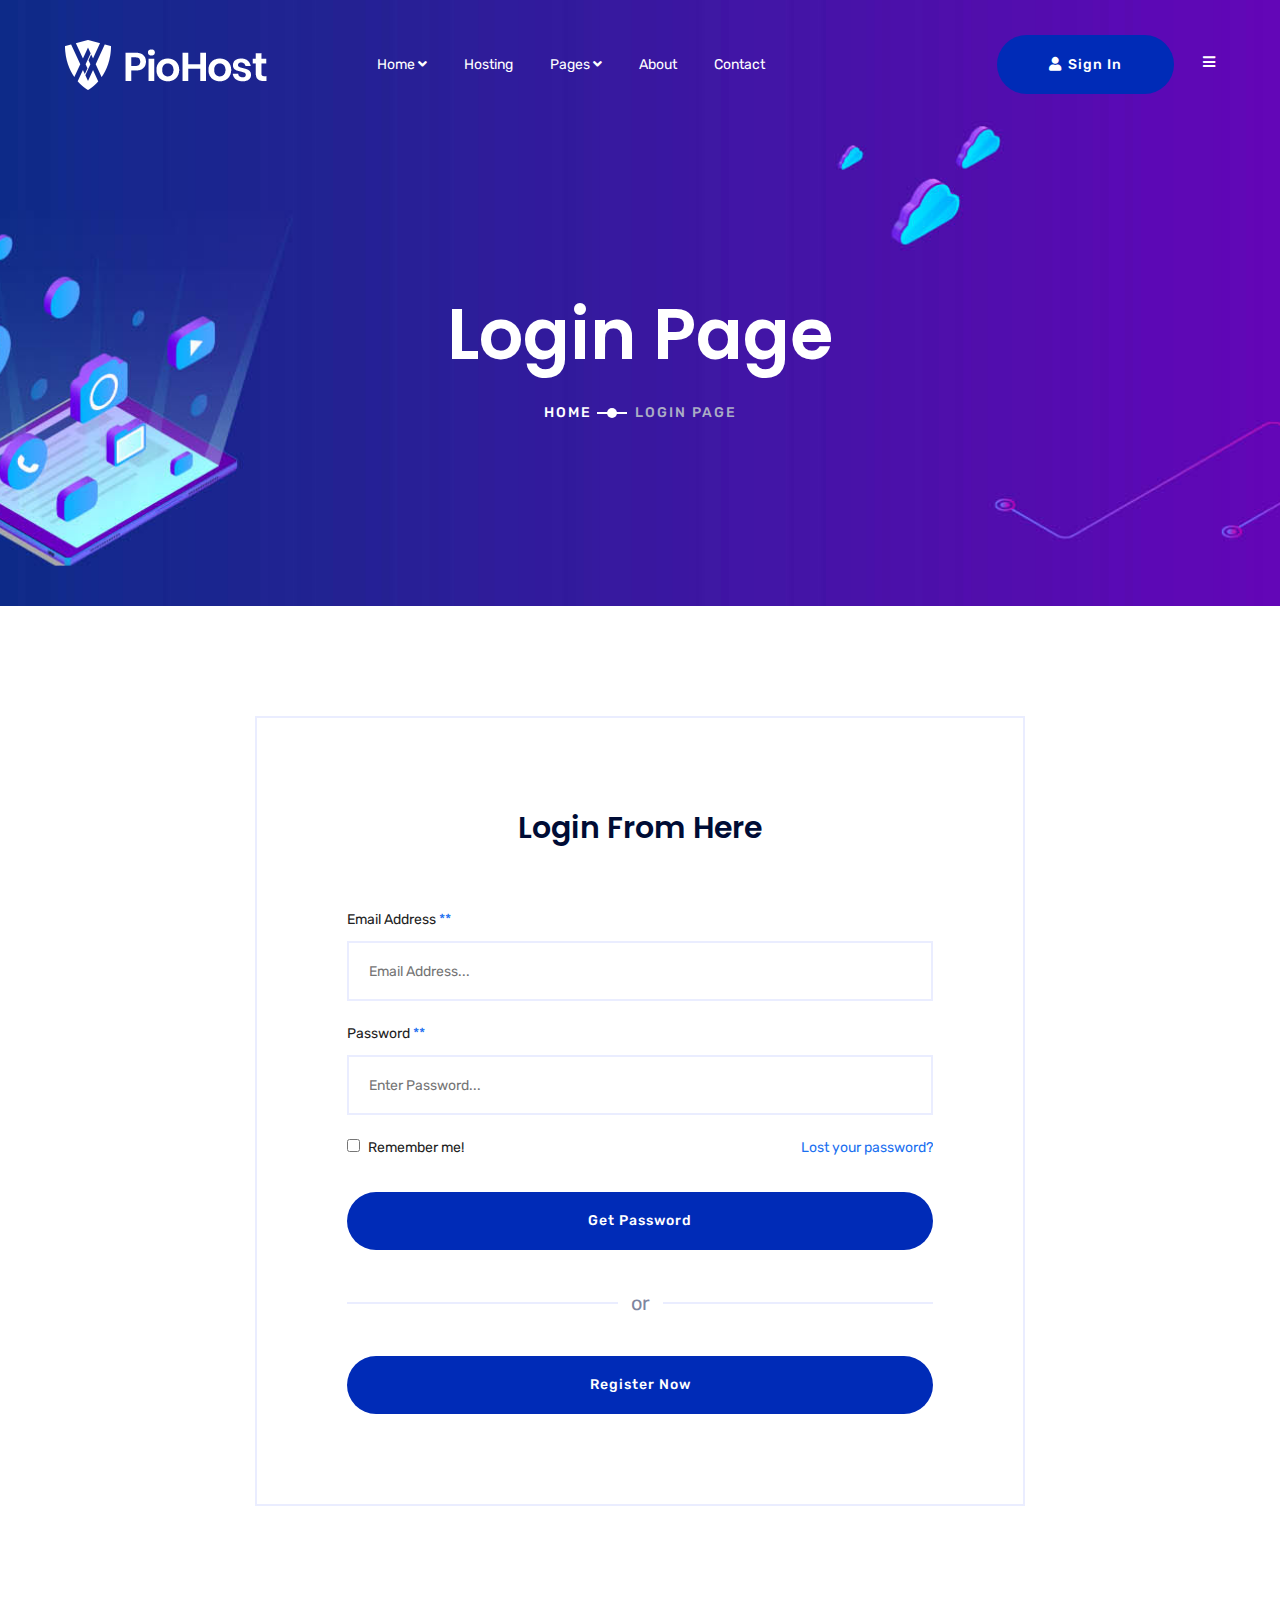
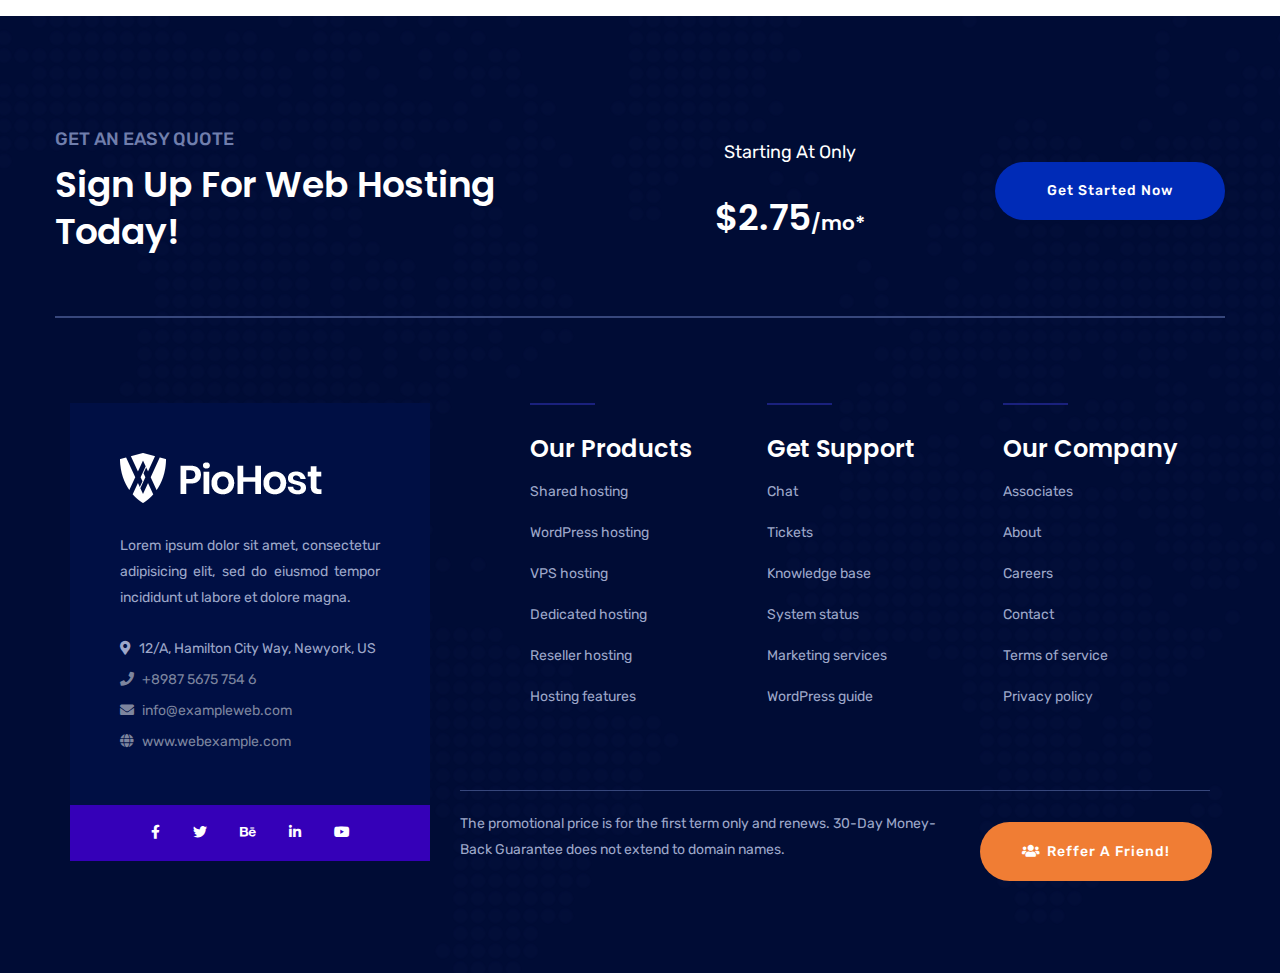
<file: login.html>
<!DOCTYPE html>
<html lang="en">
<head>
   <meta charset="utf-8">
   <meta http-equiv="X-UA-Compatible" content="IE=edge">
   <meta name="description" content="PioHost - Domain and Web Hosting HTML5 Template">
   <meta name="viewport" content="width=device-width, initial-scale=1">


<!-- Title -->
<title>Login-PioHost</title>

<!-- Favicon -->
<link rel="shortcut icon" type="image/x-icon" href="assets/img/favicon.png">


<!-- CSS Here -->
   <!-- SlickNav.css -->
   <link rel="stylesheet" href="assets/css/slicknav.min.css">
   <!-- MagnificPopup.css -->
   <link rel="stylesheet" href="assets/css/magnific-popup.css">
   <!-- SlickSlider.css -->
   <link rel="stylesheet" href="assets/css/slick.css">
   <!-- Animated.css -->
   <link rel="stylesheet" href="assets/css/animate.min.css">
   <!-- Owl.carousel.css -->
   <link rel="stylesheet" href="assets/css/owl.carousel-2.3.4.min.css">
   <!-- Fontawesome.css -->
   <link rel="stylesheet" href="assets/css/fontawesome-free-5.12.0.min.css">
   <!-- Bootstrap.css -->
   <link rel="stylesheet" href="assets/css/bootstrap-4.3.1.min.css">
   <!-- Default.css -->
   <link rel="stylesheet" href="assets/css/default.css">
   <!-- Style.css -->
   <link rel="stylesheet" href="assets/css/style.css">
   <!-- Responsive.css -->
   <link rel="stylesheet" href="assets/css/responsive.css">


   <!-- Jquery -->
   <script src="assets/js/jquery-3.4.1.min.js"></script>

</head>
<body>
<!-- Start Header Area -->
<header class="header-area theme-2 header-absolute header-space">
    <div class="container-fluid">
        <div class="header-wrapper">
            <div class="main-header pt-35 pb-35">
                <div class="row">
                    <div class="col-lg-3 d-flex align-items-center col-6">
                        <div class="site-logo">
                            <a href="index.html"><img src="assets/img/logo.png" alt=""></a>
                        </div>
                    </div>
                    <div class="col-6 d-block d-lg-none static">
                        <div class="show-mobile-menu"></div>
                    </div>
                    <div class="col-lg-6 d-none d-lg-block">
                        <nav>
                            <ul class="main-menu" id="mobile-menu">
                                <li><a href="index.html">Home  <i class="fas fa-angle-down"></i></a>
                                    <ul class="submenu">
                                        <li><a href="index.html">HomePage 01</a></li>
                                        <li><a href="home-2.html">HomePage 02</a></li>
                                        <li><a href="home-3.html">HomePage 03</a></li>
                                    </ul>
                                </li>
                                <li><a href="hosting.html">Hosting </a></li>
                                <li><a href="#"> Pages  <i class="fas fa-angle-down"></i></a>
                                    <ul class="submenu">
                                        <li><a href="affiliate.html">Affiliate</a></li>
                                        <li><a href="faq.html">FAQs</a></li>
                                        <li><a href="privacy.html">Privacy & policy</a></li>
                                        <li><a href="search-domain.html">Search Domain</a></li>
                                        <li><a href="support.html">Support</a></li>
                                        <li><a href="team.html">Team</a></li>
                                        <li><a href="login.html">Login</a></li>
                                        <li><a href="register.html">Register</a></li>
                                        <li><a href="recover.html">Recover</a></li>
                                    </ul>
                                </li>
                                <li><a href="about.html">About</a></li>
                                <li><a href="contact.html">Contact</a></li>
                            </ul>
                        </nav>
                    </div>
                    <div class="col-lg-3 d-none d-lg-block">
                        <div class="header-right">
                            <div class="bar float-right ">
                                <a class="info-bar" href="javascript:void(0)"><i class="fas fa-bars"></i></a>
                            </div>
                            <div class="header-btn float-right">
                                <a class="btn header-btn" href="#"><i class="fas fa-user"></i> Sign In</a>
                            </div>
                        </div>
                    </div>
                </div>
            </div>
        </div>
    </div>
</header>
<!-- info bar -->
<div class="extra-info">
    <div class="close-icon">
        <button>
            <i class="far fa-window-close"></i>
        </button>
    </div>
    <div class="logo-side mb-30">
        <a href="index.html">
            <img src="assets/img/logo.png" alt="" />
        </a>
    </div>
    <div class="side-info mb-30">
        <div class="contact-list mb-30">
            <h4>Office Address</h4>
            <p>123/A, Miranda City Likaoli
                Prikano, Dope</p>
        </div>
        <div class="contact-list mb-30">
            <h4>Phone Number</h4>
            <p>+0989 7876 9865 9</p>
            <p>+(090) 8765 86543 85</p>
        </div>
        <div class="contact-list mb-30">
            <h4>Email Address</h4>
            <p>info@example.com</p>
            <p>example.mail@hum.com</p>
        </div>
    </div>
    <div class="instagram">
        <a href="#">
            <img src="assets/img/info-bar/ins1.jpg" alt="">
        </a>
        <a href="#">
            <img src="assets/img/info-bar/ins2.jpg" alt="">
        </a>
        <a href="#">
            <img src="assets/img/info-bar/ins3.jpg" alt="">
        </a>
        <a href="#">
            <img src="assets/img/info-bar/ins4.jpg" alt="">
        </a>
        <a href="#">
            <img src="assets/img/info-bar/ins5.jpg" alt="">
        </a>
        <a href="#">
            <img src="assets/img/info-bar/ins1.jpg" alt="">
        </a>
    </div>
    <div class="social-icon-right mt-20">
        <a href="#">
            <i class="fab fa-facebook-f"></i>
        </a>
        <a href="#">
            <i class="fab fa-twitter"></i>
        </a>
        <a href="#">
            <i class="fab fa-google-plus-g"></i>
        </a>
        <a href="#">
            <i class="fab fa-instagram"></i>
        </a>
    </div>
</div>
<!-- info bar -->
<!-- End Header Area -->
<main>
    <!-- Start Breadcrumb Area -->
    <section class="breadcrumb-area" data-background="assets/img/hosting-bdc.jpg">
        <div class="container">
            <div class="row">
                <div class="col-12 text-center">
                    <div class="breadcrumb-text wow fadeInDown" data-wow-delay=".5s">
                        <h1>Login Page</h1>
                        <div class="breadcrumb-navigation">
                            <ul>
                                <li><a href="index.html">Home</a></li>
                                <li class="active"><a href="#">Login Page</a></li>
                            </ul>
                        </div>
                    </div>
                </div>
            </div>
        </div>
    </section>
    <!-- End Breadcrumb Area -->
    <!-- Start Login Area -->
    <section class="login-area pt-110 pb-110">
        <div class="container">
            <div class="row">
                <div class="col-lg-8 offset-lg-2">
                    <div class="login-content text-center">
                        <h3>Login From Here</h3>
                        <form action="login.html">
                            <label for="email">Email Address <span>**</span></label>
                            <input type="email" id="email" placeholder="Email Address..." required>

                            <label for="password">Password <span>**</span></label>
                            <input type="password" id="password" placeholder="Enter Password..." required>

                            <div class="login-action mb-20 fix">
                                <span class="log-rem float-left">
                                    <input id="remember" type="checkbox">
                                    <label for="remember">Remember me!</label>
                                </span>
                                <span class="forgot-login float-right">
                                    <a href="#">Lost your password?</a>
                                </span>
                            </div>

                            <button class="btn">Get Password</button>
                            <div class="or-divide">
                                <span>or</span>
                            </div>
                            <button class="btn">Register Now</button>
                        </form>
                    </div>
                </div>
            </div>
        </div>
    </section>
    <!-- End Login Area -->
</main>
<!-- Start Footer Area -->
<footer class="footer-area pt-110 pb-80" data-overlay=".9" style="background-image: url(assets/img/footer-bg.png);">
<div class="container">
    <div class="footer-top mb-85">
        <div class="row align-items-center">
            <div class="col-lg-6 col-12">
                <div class="footer-signup-text">
                    <span>Get an easy quote</span>
                    <h2>Sign Up For Web Hosting Today!</h2>
                </div>
            </div>
            <div class="col-lg-3 col-md-6">
                <div class="signup-info text-left text-lg-center">
                    <span>Starting At Only</span>
                    <h4><span>$2.75</span>/mo*</h4>
                </div>
            </div>
            <div class="col-lg-3 col-md-6">
                <div class="footer-top-btn text-left text-md-right">
                    <a class="btn" href="#">Get Started Now</a>
                </div>
            </div>
        </div>
    </div>
    <div class="footer-bottom">
        <div class="container">
            <div class="row">
                <div class="col-lg-4">
                    <div class="footer-address-bar">
                        <div class="footer-logo">
                            <a href="index.html"><img src="assets/img/logo.png" alt=""></a>
                        </div>
                        <div class="address-bar-text">
                            <p>Lorem ipsum dolor sit amet, consectetur adipisicing elit, sed do eiusmod tempor incididunt ut labore et dolore magna. </p>
                        </div>
                        <div class="address-bar-address">
                            <ul>
                                <li><i class="fas fa-map-marker-alt"></i> 12/A, Hamilton City Way, Newyork, US</li>
                                <li><a href="tel:+89875675754 6"><i class="fas fa-phone"></i> +8987 5675 754 6</a></li>
                                <li><a href="mailto:info@exampleweb.com"><i class="fas fa-envelope"></i> info@exampleweb.com</a></li>
                                <li><a href="https://www.webexample.com"><i class="fas fa-globe"></i>  www.webexample.com</a></li>
                            </ul>
                        </div>
                    </div>
                    <div class="social-links text-center">
                        <a href="#" target="_blank"><i class="fab fa-facebook-f"></i></a>
                        <a href="#" target="_blank"><i class="fab fa-twitter"></i></a>
                        <a href="#" target="_blank"><i class="fab fa-behance"></i></a>
                        <a href="#" target="_blank"><i class="fab fa-linkedin-in"></i></a>
                        <a href="#" target="_blank"><i class="fab fa-youtube"></i></a>
                    </div>
                </div>
                <div class="col-lg-8">
                    <div class="footer-right-box">
                        <div class="row">
                            <div class="col-lg-4 col-md-4">
                                <div class="footer-widget">
                                    <span></span>
                                    <h4 class="widget-title">Our Products</h4>
                                    <ul class="footer-menu">
                                        <li><a href="#">Shared hosting</a></li>
                                        <li><a href="#">WordPress hosting</a></li>
                                        <li><a href="#">VPS hosting</a></li>
                                        <li><a href="#"> Dedicated hosting</a></li>
                                        <li><a href="#"> Reseller hosting</a></li>
                                        <li><a href="#">Hosting features</a></li>
                                    </ul>
                                </div>
                            </div>
                            <div class="col-lg-4 col-md-4">
                                <div class="footer-widget">
                                    <span></span>
                                    <h4 class="widget-title">Get Support</h4>
                                    <ul class="footer-menu">
                                        <li><a href="#">Chat</a></li>
                                        <li><a href="#"> Tickets</a></li>
                                        <li><a href="#">Knowledge base</a></li>
                                        <li><a href="#"> System status</a></li>
                                        <li><a href="#"> Marketing services</a></li>
                                        <li><a href="#">WordPress guide</a></li>
                                    </ul>
                                </div>
                            </div>
                            <div class="col-lg-4 col-md-4">
                                <div class="footer-widget">
                                    <span></span>
                                    <h4 class="widget-title">Our Company</h4>
                                    <ul class="footer-menu">
                                        <li><a href="#">Associates</a></li>
                                        <li><a href="#">  About</a></li>
                                        <li><a href="#"> Careers</a></li>
                                        <li><a href="#"> Contact</a></li>
                                        <li><a href="#">Terms of service</a></li>
                                        <li><a href="#"> Privacy policy</a></li>
                                    </ul>
                                </div>
                            </div>
                        </div>
                    </div>
                    <div class="row align-items-center">
                        <div class="col-lg-8">
                            <div class="footer-text mb-30">
                                <p>The promotional price is for the first term only and renews.
                                    30-Day Money-Back Guarantee does not extend to domain names.</p>
                            </div>
                        </div>
                        <div class="col-lg-4">
                            <div class="footer-orange-btn text-left text-lg-right">
                                <a href="#" class="btn"><i class="fas fa-users"></i>  Reffer A Friend!</a>
                            </div>
                        </div>
                    </div>
                </div>
            </div>
        </div>
    </div>
</div>
</footer>
<!-- End Footer Area -->
<!-- JS -->
   <!-- Popper.js -->
   <script src="assets/js/popper.min.js"></script>
   <!-- Bootstrap.js -->
   <script src="assets/js/bootstrap-4.3.1.min.js"></script>
   <!-- Plugin.js -->
   <script src="assets/js/plugins.js"></script>
   <!-- Modernizr.js -->
   <script src="assets/js/vendor/modernizr-3.5.0.min.js"></script>
   <!-- Waypoints.js -->
   <script src="assets/js/vendor/waypoints-4.0.1.min.js"></script>
   <!-- Wow.js -->
   <script src="assets/js/vendor/wow.min.js"></script>
   <!-- SlickSlider.js -->
   <script src="assets/js/vendor/slick.min.js"></script>
   <!-- ScrollUp.js -->
   <script src="assets/js/vendor/scrollUp.min.js"></script>
   <!-- MagnificPopup.js -->
   <script src="assets/js/vendor/magnific-popup.min.js"></script>
   <!-- SlickNav.js -->
   <script src="assets/js/vendor/slicknav.min.js"></script>

   <!-- Main.js -->
   <script src="assets/js/main.js"></script>
</body>
</html>
</file>
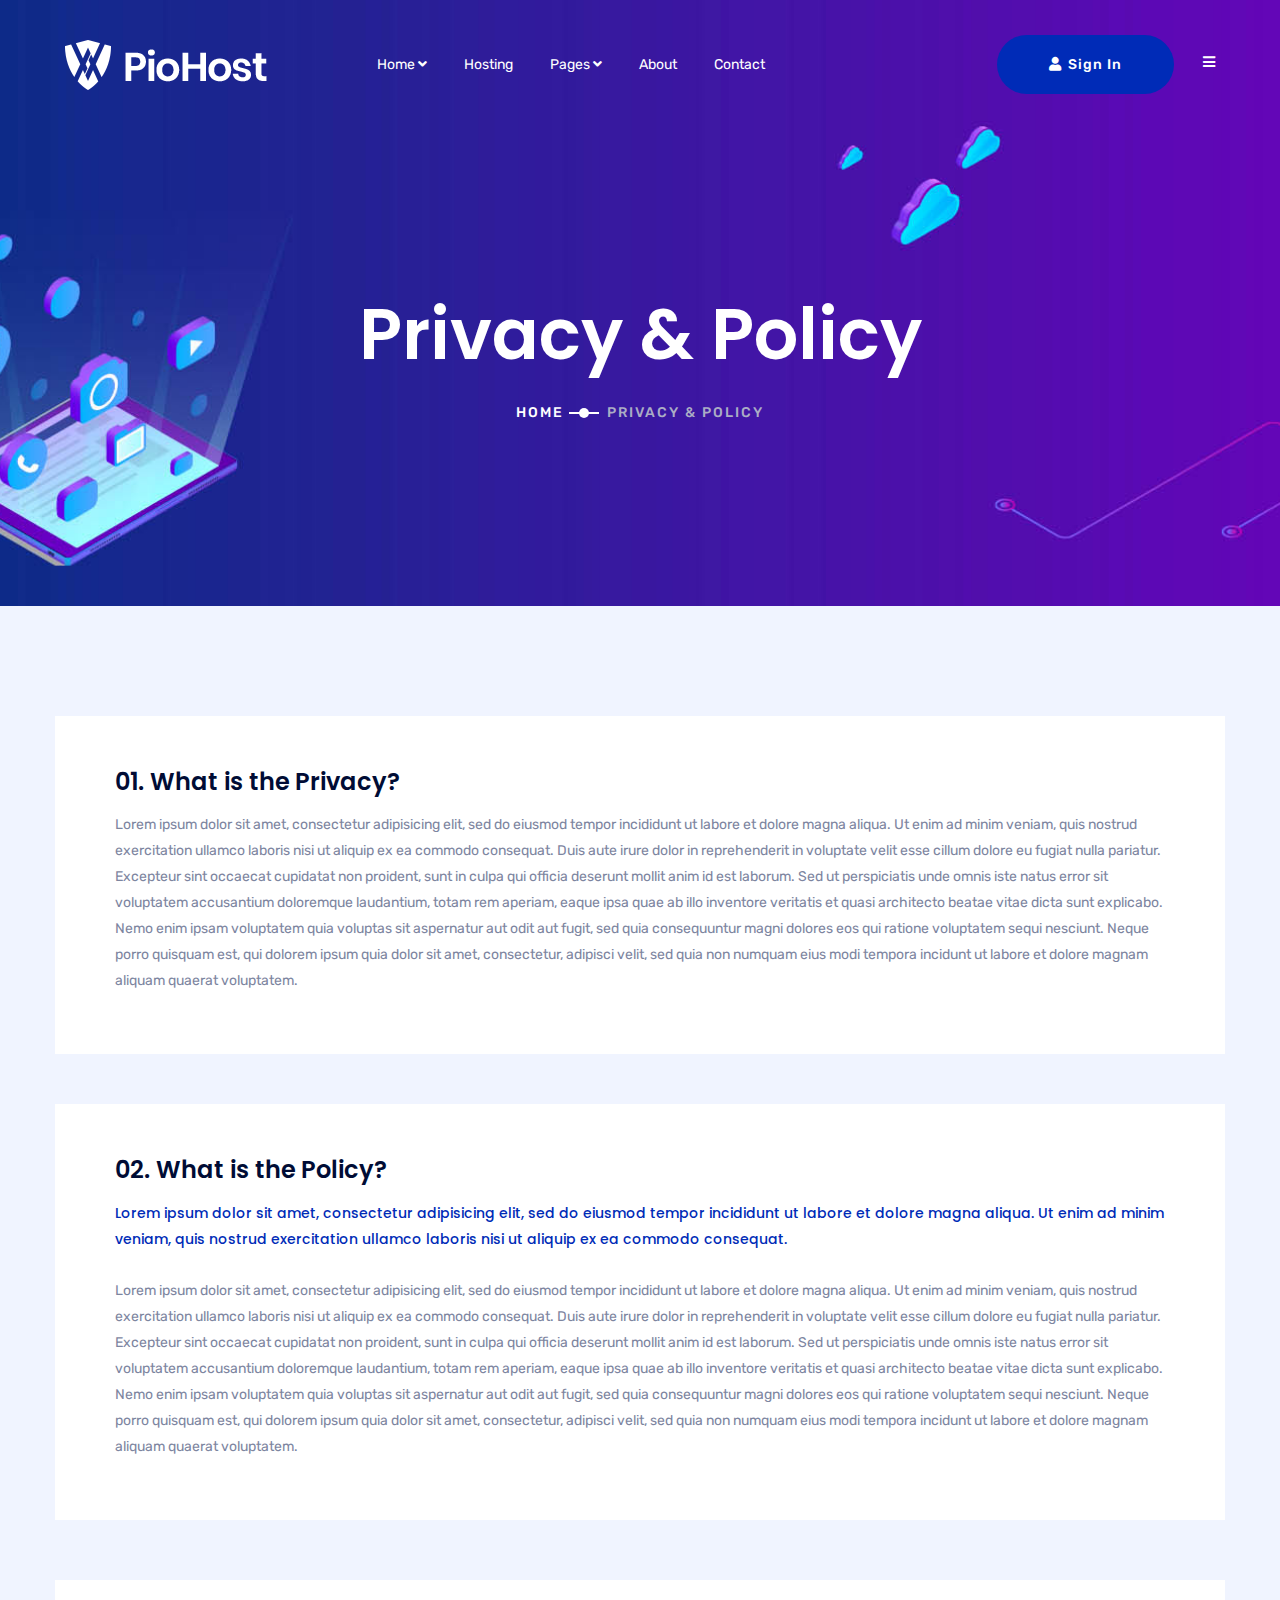
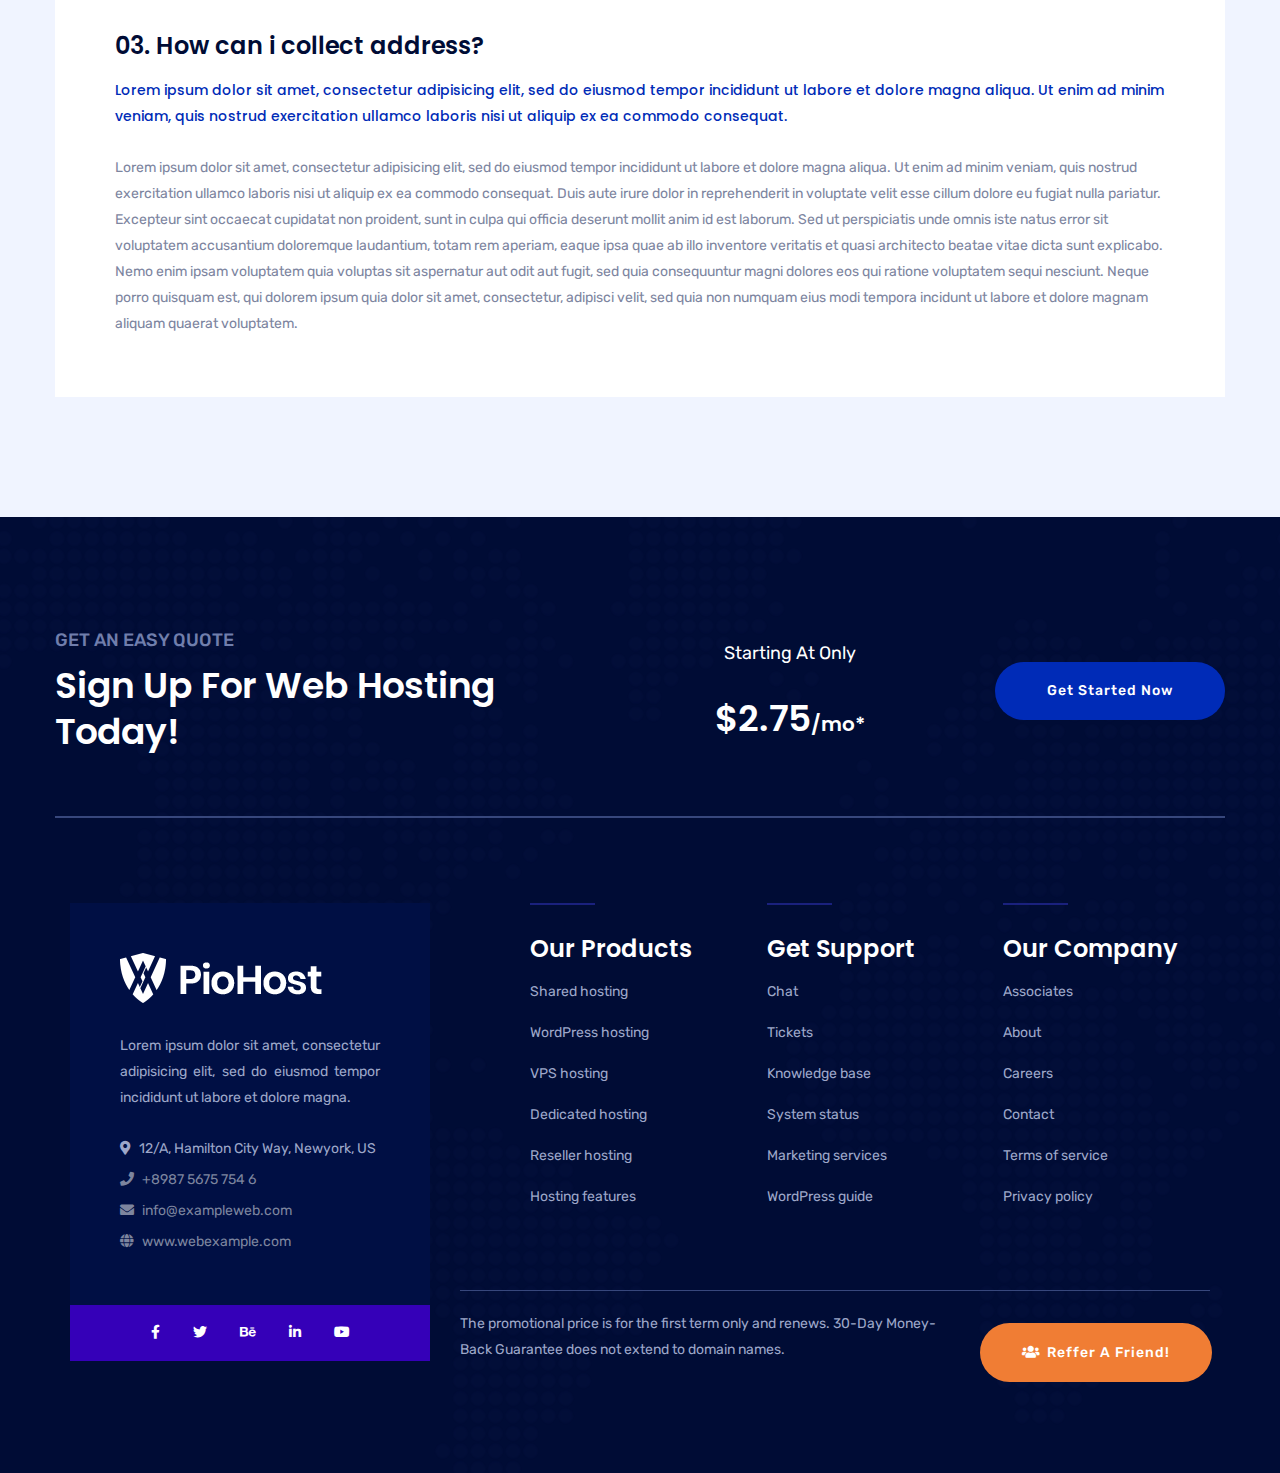
<file: privacy.html>
<!DOCTYPE html>
<html lang="en">
<head>
   <meta charset="utf-8">
   <meta http-equiv="X-UA-Compatible" content="IE=edge">
   <meta name="description" content="PioHost - Domain and Web Hosting HTML5 Template">
   <meta name="viewport" content="width=device-width, initial-scale=1">


<!-- Title -->
<title>Privacy-PioHost</title>

<!-- Favicon -->
<link rel="shortcut icon" type="image/x-icon" href="assets/img/favicon.png">

<!-- CSS Here -->
   <!-- SlickNav.css -->
   <link rel="stylesheet" href="assets/css/slicknav.min.css">
   <!-- MagnificPopup.css -->
   <link rel="stylesheet" href="assets/css/magnific-popup.css">
   <!-- SlickSlider.css -->
   <link rel="stylesheet" href="assets/css/slick.css">
   <!-- Animated.css -->
   <link rel="stylesheet" href="assets/css/animate.min.css">
   <!-- Owl.carousel.css -->
   <link rel="stylesheet" href="assets/css/owl.carousel-2.3.4.min.css">
   <!-- Fontawesome.css -->
   <link rel="stylesheet" href="assets/css/fontawesome-free-5.12.0.min.css">
   <!-- Bootstrap.css -->
   <link rel="stylesheet" href="assets/css/bootstrap-4.3.1.min.css">
   <!-- Default.css -->
   <link rel="stylesheet" href="assets/css/default.css">
   <!-- Style.css -->
   <link rel="stylesheet" href="assets/css/style.css">
   <!-- Responsive.css -->
   <link rel="stylesheet" href="assets/css/responsive.css">


   <!-- Jquery -->
   <script src="assets/js/jquery-3.4.1.min.js"></script>

</head>
<body>
<!-- Start Header Area -->
<header class="header-area theme-2 header-absolute header-space">
    <div class="container-fluid">
        <div class="header-wrapper">
            <div class="main-header pt-35 pb-35">
                <div class="row">
                    <div class="col-lg-3 d-flex align-items-center col-6">
                        <div class="site-logo">
                            <a href="index.html"><img src="assets/img/logo.png" alt=""></a>
                        </div>
                    </div>
                    <div class="col-6 d-block d-lg-none static">
                        <div class="show-mobile-menu"></div>
                    </div>
                    <div class="col-lg-6 d-none d-lg-block">
                        <nav>
                            <ul class="main-menu" id="mobile-menu">
                                <li><a href="index.html">Home  <i class="fas fa-angle-down"></i></a>
                                    <ul class="submenu">
                                        <li><a href="index.html">HomePage 01</a></li>
                                        <li><a href="home-2.html">HomePage 02</a></li>
                                        <li><a href="home-3.html">HomePage 03</a></li>
                                    </ul>
                                </li>
                                <li><a href="hosting.html">Hosting </a></li>
                                <li><a href="#"> Pages  <i class="fas fa-angle-down"></i></a>
                                    <ul class="submenu">
                                        <li><a href="affiliate.html">Affiliate</a></li>
                                        <li><a href="faq.html">FAQs</a></li>
                                        <li><a href="privacy.html">Privacy & policy</a></li>
                                        <li><a href="search-domain.html">Search Domain</a></li>
                                        <li><a href="support.html">Support</a></li>
                                        <li><a href="team.html">Team</a></li>
                                        <li><a href="login.html">Login</a></li>
                                        <li><a href="register.html">Register</a></li>
                                        <li><a href="recover.html">Recover</a></li>
                                    </ul>
                                </li>
                                <li><a href="about.html">About</a></li>
                                <li><a href="contact.html">Contact</a></li>
                            </ul>
                        </nav>
                    </div>
                    <div class="col-lg-3 d-none d-lg-block">
                        <div class="header-right">
                            <div class="bar float-right ">
                                <a class="info-bar" href="javascript:void(0)"><i class="fas fa-bars"></i></a>
                            </div>
                            <div class="header-btn float-right">
                                <a class="btn header-btn" href="#"><i class="fas fa-user"></i> Sign In</a>
                            </div>
                        </div>
                    </div>
                </div>
            </div>
        </div>
    </div>
</header>
<!-- info bar -->
<div class="extra-info">
    <div class="close-icon">
        <button>
            <i class="far fa-window-close"></i>
        </button>
    </div>
    <div class="logo-side mb-30">
        <a href="index.html">
            <img src="assets/img/logo.png" alt="" />
        </a>
    </div>
    <div class="side-info mb-30">
        <div class="contact-list mb-30">
            <h4>Office Address</h4>
            <p>123/A, Miranda City Likaoli
                Prikano, Dope</p>
        </div>
        <div class="contact-list mb-30">
            <h4>Phone Number</h4>
            <p>+0989 7876 9865 9</p>
            <p>+(090) 8765 86543 85</p>
        </div>
        <div class="contact-list mb-30">
            <h4>Email Address</h4>
            <p>info@example.com</p>
            <p>example.mail@hum.com</p>
        </div>
    </div>
    <div class="instagram">
        <a href="#">
            <img src="assets/img/info-bar/ins1.jpg" alt="">
        </a>
        <a href="#">
            <img src="assets/img/info-bar/ins2.jpg" alt="">
        </a>
        <a href="#">
            <img src="assets/img/info-bar/ins3.jpg" alt="">
        </a>
        <a href="#">
            <img src="assets/img/info-bar/ins4.jpg" alt="">
        </a>
        <a href="#">
            <img src="assets/img/info-bar/ins5.jpg" alt="">
        </a>
        <a href="#">
            <img src="assets/img/info-bar/ins1.jpg" alt="">
        </a>
    </div>
    <div class="social-icon-right mt-20">
        <a href="#">
            <i class="fab fa-facebook-f"></i>
        </a>
        <a href="#">
            <i class="fab fa-twitter"></i>
        </a>
        <a href="#">
            <i class="fab fa-google-plus-g"></i>
        </a>
        <a href="#">
            <i class="fab fa-instagram"></i>
        </a>
    </div>
</div>
<!-- info bar -->
<!-- End Header Area -->
<main>
    <!-- Start Breadcrumb Area -->
    <section class="breadcrumb-area" data-background="assets/img/hosting-bdc.jpg">
        <div class="container">
            <div class="row">
                <div class="col-12 text-center">
                    <div class="breadcrumb-text wow fadeInDown" data-wow-delay=".5s">
                        <h1>Privacy & Policy</h1>
                        <div class="breadcrumb-navigation">
                            <ul>
                                <li><a href="index.html">Home</a></li>
                                <li class="active"><a href="#">Privacy & Policy</a></li>
                            </ul>
                        </div>
                    </div>
                </div>
            </div>
        </div>
    </section>
    <!-- End Breadcrumb Area -->
    <!-- Stat Privacy Area -->
    <section class="privacy-area gray-bg pt-110 pb-60">
        <div class="container">
            <div class="row">
                <div class="col-12">
                    <div class="privacy-area-wrapper mb-50">
                        <h4>01. What is the Privacy?</h4>
                        <p>
                            Lorem ipsum dolor sit amet, consectetur adipisicing elit, sed do eiusmod tempor incididunt ut labore et dolore magna aliqua. Ut enim ad minim veniam, quis nostrud exercitation ullamco laboris nisi ut aliquip ex ea commodo consequat. Duis aute irure dolor in reprehenderit in voluptate velit esse cillum dolore eu fugiat nulla pariatur. Excepteur sint occaecat cupidatat non proident, sunt in culpa qui officia deserunt mollit anim id est laborum. Sed ut perspiciatis unde omnis iste natus error sit voluptatem accusantium doloremque laudantium, totam rem aperiam, eaque ipsa quae ab illo inventore veritatis et quasi architecto beatae vitae dicta sunt explicabo. Nemo enim ipsam voluptatem quia voluptas sit aspernatur aut odit aut fugit, sed quia consequuntur magni dolores eos qui ratione voluptatem sequi nesciunt. Neque porro quisquam est, qui dolorem ipsum quia dolor sit amet, consectetur, adipisci velit, sed quia non numquam eius modi tempora incidunt ut labore et dolore magnam aliquam quaerat voluptatem.
                            </p>
                    </div>
                </div>
            </div>
            <div class="row">
                <div class="col-12">
                    <div class="privacy-area-wrapper mb-60">
                        <h4>02. What is the Policy?</h4>
                        <span>
                            Lorem ipsum dolor sit amet, consectetur adipisicing elit, sed do eiusmod tempor incididunt ut labore et dolore magna aliqua. Ut enim ad minim veniam, quis nostrud exercitation ullamco laboris nisi ut aliquip ex ea commodo consequat.
                           </span>
                        <p>
                            Lorem ipsum dolor sit amet, consectetur adipisicing elit, sed do eiusmod tempor incididunt ut labore et dolore magna aliqua. Ut enim ad minim veniam, quis nostrud exercitation ullamco laboris nisi ut aliquip ex ea commodo consequat. Duis aute irure dolor in reprehenderit in voluptate velit esse cillum dolore eu fugiat nulla pariatur. Excepteur sint occaecat cupidatat non proident, sunt in culpa qui officia deserunt mollit anim id est laborum. Sed ut perspiciatis unde omnis iste natus error sit voluptatem accusantium doloremque laudantium, totam rem aperiam, eaque ipsa quae ab illo inventore veritatis et quasi architecto beatae vitae dicta sunt explicabo. Nemo enim ipsam voluptatem quia voluptas sit aspernatur aut odit aut fugit, sed quia consequuntur magni dolores eos qui ratione voluptatem sequi nesciunt. Neque porro quisquam est, qui dolorem ipsum quia dolor sit amet, consectetur, adipisci velit, sed quia non numquam eius modi tempora incidunt ut labore et dolore magnam aliquam quaerat voluptatem.
                            </p>
                    </div>
                </div>
            </div>
            <div class="row">
                <div class="col-12">
                    <div class="privacy-area-wrapper mb-60">
                        <h4>03. How can i collect address?</h4>
                        <span>
                            Lorem ipsum dolor sit amet, consectetur adipisicing elit, sed do eiusmod tempor incididunt ut labore et dolore magna aliqua. Ut enim ad minim veniam, quis nostrud exercitation ullamco laboris nisi ut aliquip ex ea commodo consequat.
                           </span>
                        <p>
                            Lorem ipsum dolor sit amet, consectetur adipisicing elit, sed do eiusmod tempor incididunt ut labore et dolore magna aliqua. Ut enim ad minim veniam, quis nostrud exercitation ullamco laboris nisi ut aliquip ex ea commodo consequat. Duis aute irure dolor in reprehenderit in voluptate velit esse cillum dolore eu fugiat nulla pariatur. Excepteur sint occaecat cupidatat non proident, sunt in culpa qui officia deserunt mollit anim id est laborum. Sed ut perspiciatis unde omnis iste natus error sit voluptatem accusantium doloremque laudantium, totam rem aperiam, eaque ipsa quae ab illo inventore veritatis et quasi architecto beatae vitae dicta sunt explicabo. Nemo enim ipsam voluptatem quia voluptas sit aspernatur aut odit aut fugit, sed quia consequuntur magni dolores eos qui ratione voluptatem sequi nesciunt. Neque porro quisquam est, qui dolorem ipsum quia dolor sit amet, consectetur, adipisci velit, sed quia non numquam eius modi tempora incidunt ut labore et dolore magnam aliquam quaerat voluptatem.
                            </p>
                    </div>
                </div>
            </div>
        </div>
    </section>
    <!-- End Privacy Area -->
</main>
<!-- Start Footer Area -->
<footer class="footer-area pt-110 pb-80" data-overlay=".9" style="background-image: url(assets/img/footer-bg.png);">
<div class="container">
    <div class="footer-top mb-85">
        <div class="row align-items-center">
            <div class="col-lg-6 col-12">
                <div class="footer-signup-text">
                    <span>Get an easy quote</span>
                    <h2>Sign Up For Web Hosting Today!</h2>
                </div>
            </div>
            <div class="col-lg-3 col-md-6">
                <div class="signup-info text-left text-lg-center">
                    <span>Starting At Only</span>
                    <h4><span>$2.75</span>/mo*</h4>
                </div>
            </div>
            <div class="col-lg-3 col-md-6">
                <div class="footer-top-btn text-left text-md-right">
                    <a class="btn" href="#">Get Started Now</a>
                </div>
            </div>
        </div>
    </div>
    <div class="footer-bottom">
        <div class="container">
            <div class="row">
                <div class="col-lg-4">
                    <div class="footer-address-bar">
                        <div class="footer-logo">
                            <a href="index.html"><img src="assets/img/logo.png" alt=""></a>
                        </div>
                        <div class="address-bar-text">
                            <p>Lorem ipsum dolor sit amet, consectetur adipisicing elit, sed do eiusmod tempor incididunt ut labore et dolore magna. </p>
                        </div>
                        <div class="address-bar-address">
                            <ul>
                                <li><i class="fas fa-map-marker-alt"></i> 12/A, Hamilton City Way, Newyork, US</li>
                                <li><a href="tel:+89875675754 6"><i class="fas fa-phone"></i> +8987 5675 754 6</a></li>
                                <li><a href="mailto:info@exampleweb.com"><i class="fas fa-envelope"></i> info@exampleweb.com</a></li>
                                <li><a href="https://www.webexample.com"><i class="fas fa-globe"></i>  www.webexample.com</a></li>
                            </ul>
                        </div>
                    </div>
                    <div class="social-links text-center">
                        <a href="#" target="_blank"><i class="fab fa-facebook-f"></i></a>
                        <a href="#" target="_blank"><i class="fab fa-twitter"></i></a>
                        <a href="#" target="_blank"><i class="fab fa-behance"></i></a>
                        <a href="#" target="_blank"><i class="fab fa-linkedin-in"></i></a>
                        <a href="#" target="_blank"><i class="fab fa-youtube"></i></a>
                    </div>
                </div>
                <div class="col-lg-8">
                    <div class="footer-right-box">
                        <div class="row">
                            <div class="col-lg-4 col-md-4">
                                <div class="footer-widget">
                                    <span></span>
                                    <h4 class="widget-title">Our Products</h4>
                                    <ul class="footer-menu">
                                        <li><a href="#">Shared hosting</a></li>
                                        <li><a href="#">WordPress hosting</a></li>
                                        <li><a href="#">VPS hosting</a></li>
                                        <li><a href="#"> Dedicated hosting</a></li>
                                        <li><a href="#"> Reseller hosting</a></li>
                                        <li><a href="#">Hosting features</a></li>
                                    </ul>
                                </div>
                            </div>
                            <div class="col-lg-4 col-md-4">
                                <div class="footer-widget">
                                    <span></span>
                                    <h4 class="widget-title">Get Support</h4>
                                    <ul class="footer-menu">
                                        <li><a href="#">Chat</a></li>
                                        <li><a href="#"> Tickets</a></li>
                                        <li><a href="#">Knowledge base</a></li>
                                        <li><a href="#"> System status</a></li>
                                        <li><a href="#"> Marketing services</a></li>
                                        <li><a href="#">WordPress guide</a></li>
                                    </ul>
                                </div>
                            </div>
                            <div class="col-lg-4 col-md-4">
                                <div class="footer-widget">
                                    <span></span>
                                    <h4 class="widget-title">Our Company</h4>
                                    <ul class="footer-menu">
                                        <li><a href="#">Associates</a></li>
                                        <li><a href="#">  About</a></li>
                                        <li><a href="#"> Careers</a></li>
                                        <li><a href="#"> Contact</a></li>
                                        <li><a href="#">Terms of service</a></li>
                                        <li><a href="#"> Privacy policy</a></li>
                                    </ul>
                                </div>
                            </div>
                        </div>
                    </div>
                    <div class="row align-items-center">
                        <div class="col-lg-8">
                            <div class="footer-text mb-30">
                                <p>The promotional price is for the first term only and renews.
                                    30-Day Money-Back Guarantee does not extend to domain names.</p>
                            </div>
                        </div>
                        <div class="col-lg-4">
                            <div class="footer-orange-btn text-left text-lg-right">
                                <a href="#" class="btn"><i class="fas fa-users"></i>  Reffer A Friend!</a>
                            </div>
                        </div>
                    </div>
                </div>
            </div>
        </div>
    </div>
</div>
</footer>
<!-- End Footer Area -->
<!-- JS -->
   <!-- Popper.js -->
   <script src="assets/js/popper.min.js"></script>
   <!-- Bootstrap.js -->
   <script src="assets/js/bootstrap-4.3.1.min.js"></script>
   <!-- Plugin.js -->
   <script src="assets/js/plugins.js"></script>
   <!-- Modernizr.js -->
   <script src="assets/js/vendor/modernizr-3.5.0.min.js"></script>
   <!-- Waypoints.js -->
   <script src="assets/js/vendor/waypoints-4.0.1.min.js"></script>
   <!-- Wow.js -->
   <script src="assets/js/vendor/wow.min.js"></script>
   <!-- SlickSlider.js -->
   <script src="assets/js/vendor/slick.min.js"></script>
   <!-- ScrollUp.js -->
   <script src="assets/js/vendor/scrollUp.min.js"></script>
   <!-- MagnificPopup.js -->
   <script src="assets/js/vendor/magnific-popup.min.js"></script>
   <!-- SlickNav.js -->
   <script src="assets/js/vendor/slicknav.min.js"></script>

   <!-- Main.js -->
   <script src="assets/js/main.js"></script>
</body>
</html>
</file>
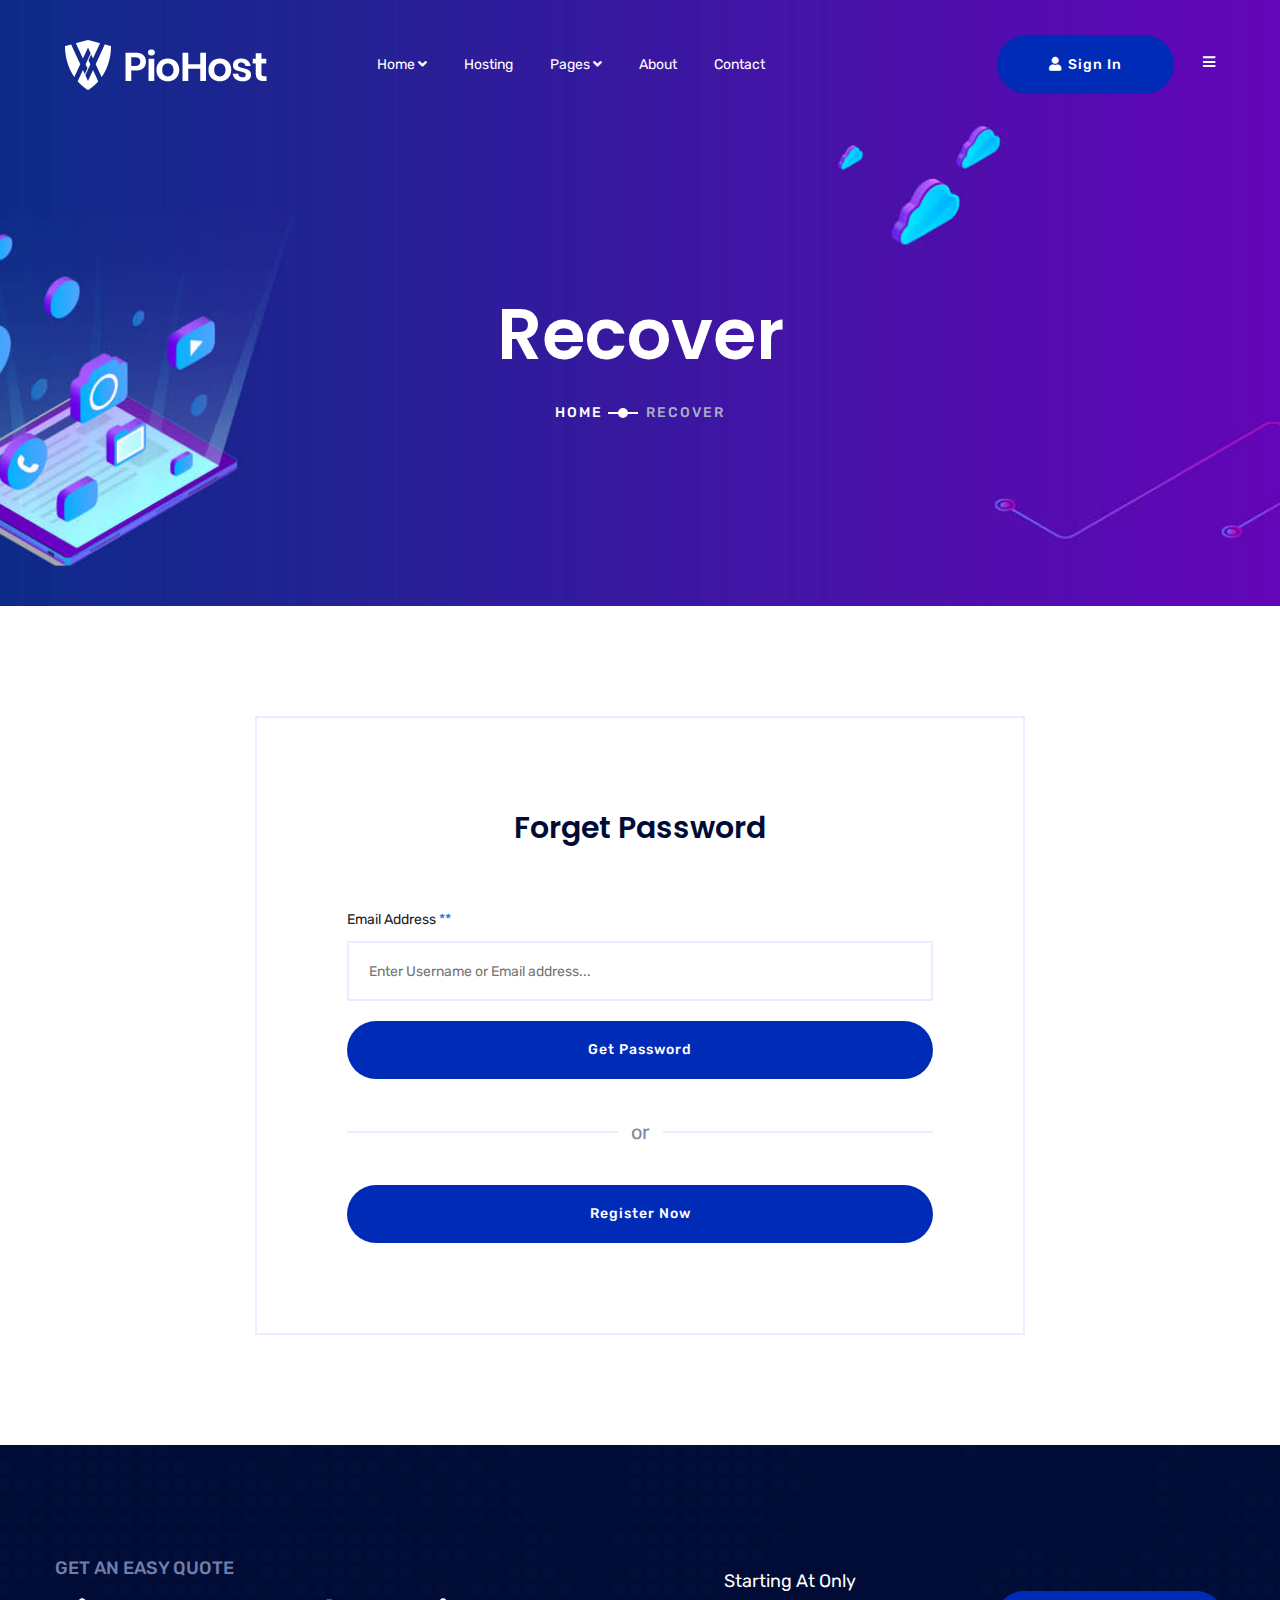
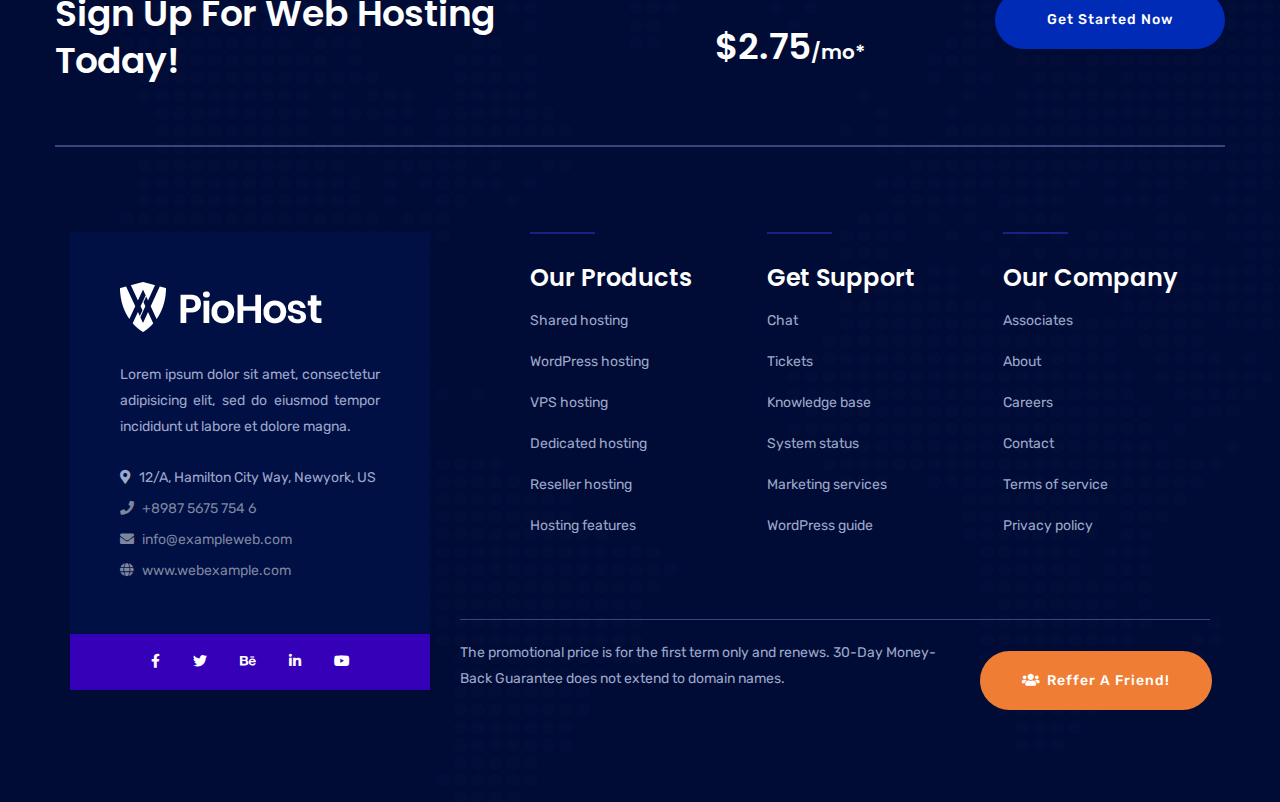
<file: recover.html>
<!DOCTYPE html>
<html lang="en">
<head>
   <meta charset="utf-8">
   <meta http-equiv="X-UA-Compatible" content="IE=edge">
   <meta name="description" content="PioHost - Domain and Web Hosting HTML5 Template">
   <meta name="viewport" content="width=device-width, initial-scale=1">


<!-- Title -->
<title>Recover-PioHost</title>

<!-- Favicon -->
<link rel="shortcut icon" type="image/x-icon" href="assets/img/favicon.png">


<!-- CSS Here -->
   <!-- SlickNav.css -->
   <link rel="stylesheet" href="assets/css/slicknav.min.css">
   <!-- MagnificPopup.css -->
   <link rel="stylesheet" href="assets/css/magnific-popup.css">
   <!-- SlickSlider.css -->
   <link rel="stylesheet" href="assets/css/slick.css">
   <!-- Animated.css -->
   <link rel="stylesheet" href="assets/css/animate.min.css">
   <!-- Owl.carousel.css -->
   <link rel="stylesheet" href="assets/css/owl.carousel-2.3.4.min.css">
   <!-- Fontawesome.css -->
   <link rel="stylesheet" href="assets/css/fontawesome-free-5.12.0.min.css">
   <!-- Bootstrap.css -->
   <link rel="stylesheet" href="assets/css/bootstrap-4.3.1.min.css">
   <!-- Default.css -->
   <link rel="stylesheet" href="assets/css/default.css">
   <!-- Style.css -->
   <link rel="stylesheet" href="assets/css/style.css">
   <!-- Responsive.css -->
   <link rel="stylesheet" href="assets/css/responsive.css">

   <!-- Jquery -->
   <script src="assets/js/jquery-3.4.1.min.js"></script>

</head>
<body>
<!-- Start Header Area -->
<header class="header-area theme-2 header-absolute header-space">
    <div class="container-fluid">
        <div class="header-wrapper">
            <div class="main-header pt-35 pb-35">
                <div class="row">
                    <div class="col-lg-3 d-flex align-items-center col-6">
                        <div class="site-logo">
                            <a href="index.html"><img src="assets/img/logo.png" alt=""></a>
                        </div>
                    </div>
                    <div class="col-6 d-block d-lg-none static">
                        <div class="show-mobile-menu"></div>
                    </div>
                    <div class="col-lg-6 d-none d-lg-block">
                        <nav>
                            <ul class="main-menu" id="mobile-menu">
                                <li><a href="index.html">Home  <i class="fas fa-angle-down"></i></a>
                                    <ul class="submenu">
                                        <li><a href="index.html">HomePage 01</a></li>
                                        <li><a href="home-2.html">HomePage 02</a></li>
                                        <li><a href="home-3.html">HomePage 03</a></li>
                                    </ul>
                                </li>
                                <li><a href="hosting.html">Hosting </a></li>
                                <li><a href="#"> Pages  <i class="fas fa-angle-down"></i></a>
                                    <ul class="submenu">
                                        <li><a href="affiliate.html">Affiliate</a></li>
                                        <li><a href="faq.html">FAQs</a></li>
                                        <li><a href="privacy.html">Privacy & policy</a></li>
                                        <li><a href="search-domain.html">Search Domain</a></li>
                                        <li><a href="support.html">Support</a></li>
                                        <li><a href="team.html">Team</a></li>
                                        <li><a href="login.html">Login</a></li>
                                        <li><a href="register.html">Register</a></li>
                                        <li><a href="recover.html">Recover</a></li>
                                    </ul>
                                </li>
                                <li><a href="about.html">About</a></li>
                                <li><a href="contact.html">Contact</a></li>
                            </ul>
                        </nav>
                    </div>
                    <div class="col-lg-3 d-none d-lg-block">
                        <div class="header-right">
                            <div class="bar float-right ">
                                <a class="info-bar" href="javascript:void(0)"><i class="fas fa-bars"></i></a>
                            </div>
                            <div class="header-btn float-right">
                                <a class="btn header-btn" href="#"><i class="fas fa-user"></i> Sign In</a>
                            </div>
                        </div>
                    </div>
                </div>
            </div>
        </div>
    </div>
</header>
<!-- info bar -->
<div class="extra-info">
    <div class="close-icon">
        <button>
            <i class="far fa-window-close"></i>
        </button>
    </div>
    <div class="logo-side mb-30">
        <a href="index.html">
            <img src="assets/img/logo.png" alt="" />
        </a>
    </div>
    <div class="side-info mb-30">
        <div class="contact-list mb-30">
            <h4>Office Address</h4>
            <p>123/A, Miranda City Likaoli
                Prikano, Dope</p>
        </div>
        <div class="contact-list mb-30">
            <h4>Phone Number</h4>
            <p>+0989 7876 9865 9</p>
            <p>+(090) 8765 86543 85</p>
        </div>
        <div class="contact-list mb-30">
            <h4>Email Address</h4>
            <p>info@example.com</p>
            <p>example.mail@hum.com</p>
        </div>
    </div>
    <div class="instagram">
        <a href="#">
            <img src="assets/img/info-bar/ins1.jpg" alt="">
        </a>
        <a href="#">
            <img src="assets/img/info-bar/ins2.jpg" alt="">
        </a>
        <a href="#">
            <img src="assets/img/info-bar/ins3.jpg" alt="">
        </a>
        <a href="#">
            <img src="assets/img/info-bar/ins4.jpg" alt="">
        </a>
        <a href="#">
            <img src="assets/img/info-bar/ins5.jpg" alt="">
        </a>
        <a href="#">
            <img src="assets/img/info-bar/ins1.jpg" alt="">
        </a>
    </div>
    <div class="social-icon-right mt-20">
        <a href="#">
            <i class="fab fa-facebook-f"></i>
        </a>
        <a href="#">
            <i class="fab fa-twitter"></i>
        </a>
        <a href="#">
            <i class="fab fa-google-plus-g"></i>
        </a>
        <a href="#">
            <i class="fab fa-instagram"></i>
        </a>
    </div>
</div>
<!-- info bar -->
<!-- End Header Area -->
<main>
    <!-- Start Breadcrumb Area -->
    <section class="breadcrumb-area" data-background="assets/img/hosting-bdc.jpg">
        <div class="container">
            <div class="row">
                <div class="col-12 text-center">
                    <div class="breadcrumb-text wow fadeInDown" data-wow-delay=".5s">
                        <h1>Recover</h1>
                        <div class="breadcrumb-navigation">
                            <ul>
                                <li><a href="index.html">Home</a></li>
                                <li class="active"><a href="#">Recover</a></li>
                            </ul>
                        </div>
                    </div>
                </div>
            </div>
        </div>
    </section>
    <!-- End Breadcrumb Area -->
    <!-- Start Login Area -->
    <section class="login-area pt-110 pb-110">
        <div class="container">
            <div class="row">
                <div class="col-lg-8 offset-lg-2">
                    <div class="login-content text-center">
                        <h3>Forget Password</h3>
                        <form action="recover.html">
                            <label for="user">Email Address <span>**</span></label>
                            <input type="email" id="user" placeholder="Enter Username or Email address...">
                            <button class="btn">Get Password</button>
                            <div class="or-divide">
                                <span>or</span>
                            </div>
                            <button class="btn">Register Now</button>
                        </form>
                    </div>
                </div>
            </div>
        </div>
    </section>
    <!-- End Login Area -->
</main>
<!-- Start Footer Area -->
<footer class="footer-area pt-110 pb-80" data-overlay=".9" style="background-image: url(assets/img/footer-bg.png);">
<div class="container">
    <div class="footer-top mb-85">
        <div class="row align-items-center">
            <div class="col-lg-6 col-12">
                <div class="footer-signup-text">
                    <span>Get an easy quote</span>
                    <h2>Sign Up For Web Hosting Today!</h2>
                </div>
            </div>
            <div class="col-lg-3 col-md-6">
                <div class="signup-info text-left text-lg-center">
                    <span>Starting At Only</span>
                    <h4><span>$2.75</span>/mo*</h4>
                </div>
            </div>
            <div class="col-lg-3 col-md-6">
                <div class="footer-top-btn text-left text-md-right">
                    <a class="btn" href="#">Get Started Now</a>
                </div>
            </div>
        </div>
    </div>
    <div class="footer-bottom">
        <div class="container">
            <div class="row">
                <div class="col-lg-4">
                    <div class="footer-address-bar">
                        <div class="footer-logo">
                            <a href="index.html"><img src="assets/img/logo.png" alt=""></a>
                        </div>
                        <div class="address-bar-text">
                            <p>Lorem ipsum dolor sit amet, consectetur adipisicing elit, sed do eiusmod tempor incididunt ut labore et dolore magna. </p>
                        </div>
                        <div class="address-bar-address">
                            <ul>
                                <li><i class="fas fa-map-marker-alt"></i> 12/A, Hamilton City Way, Newyork, US</li>
                                <li><a href="tel:+89875675754 6"><i class="fas fa-phone"></i> +8987 5675 754 6</a></li>
                                <li><a href="mailto:info@exampleweb.com"><i class="fas fa-envelope"></i> info@exampleweb.com</a></li>
                                <li><a href="https://www.webexample.com"><i class="fas fa-globe"></i>  www.webexample.com</a></li>
                            </ul>
                        </div>
                    </div>
                    <div class="social-links text-center">
                        <a href="#" target="_blank"><i class="fab fa-facebook-f"></i></a>
                        <a href="#" target="_blank"><i class="fab fa-twitter"></i></a>
                        <a href="#" target="_blank"><i class="fab fa-behance"></i></a>
                        <a href="#" target="_blank"><i class="fab fa-linkedin-in"></i></a>
                        <a href="#" target="_blank"><i class="fab fa-youtube"></i></a>
                    </div>
                </div>
                <div class="col-lg-8">
                    <div class="footer-right-box">
                        <div class="row">
                            <div class="col-lg-4 col-md-4">
                                <div class="footer-widget">
                                    <span></span>
                                    <h4 class="widget-title">Our Products</h4>
                                    <ul class="footer-menu">
                                        <li><a href="#">Shared hosting</a></li>
                                        <li><a href="#">WordPress hosting</a></li>
                                        <li><a href="#">VPS hosting</a></li>
                                        <li><a href="#"> Dedicated hosting</a></li>
                                        <li><a href="#"> Reseller hosting</a></li>
                                        <li><a href="#">Hosting features</a></li>
                                    </ul>
                                </div>
                            </div>
                            <div class="col-lg-4 col-md-4">
                                <div class="footer-widget">
                                    <span></span>
                                    <h4 class="widget-title">Get Support</h4>
                                    <ul class="footer-menu">
                                        <li><a href="#">Chat</a></li>
                                        <li><a href="#"> Tickets</a></li>
                                        <li><a href="#">Knowledge base</a></li>
                                        <li><a href="#"> System status</a></li>
                                        <li><a href="#"> Marketing services</a></li>
                                        <li><a href="#">WordPress guide</a></li>
                                    </ul>
                                </div>
                            </div>
                            <div class="col-lg-4 col-md-4">
                                <div class="footer-widget">
                                    <span></span>
                                    <h4 class="widget-title">Our Company</h4>
                                    <ul class="footer-menu">
                                        <li><a href="#">Associates</a></li>
                                        <li><a href="#">  About</a></li>
                                        <li><a href="#"> Careers</a></li>
                                        <li><a href="#"> Contact</a></li>
                                        <li><a href="#">Terms of service</a></li>
                                        <li><a href="#"> Privacy policy</a></li>
                                    </ul>
                                </div>
                            </div>
                        </div>
                    </div>
                    <div class="row align-items-center">
                        <div class="col-lg-8">
                            <div class="footer-text mb-30">
                                <p>The promotional price is for the first term only and renews.
                                    30-Day Money-Back Guarantee does not extend to domain names.</p>
                            </div>
                        </div>
                        <div class="col-lg-4">
                            <div class="footer-orange-btn text-left text-lg-right">
                                <a href="#" class="btn"><i class="fas fa-users"></i>  Reffer A Friend!</a>
                            </div>
                        </div>
                    </div>
                </div>
            </div>
        </div>
    </div>
</div>
</footer>
<!-- End Footer Area -->
<!-- JS -->
   <!-- Popper.js -->
   <script src="assets/js/popper.min.js"></script>
   <!-- Bootstrap.js -->
   <script src="assets/js/bootstrap-4.3.1.min.js"></script>
   <!-- Plugin.js -->
   <script src="assets/js/plugins.js"></script>
   <!-- Modernizr.js -->
   <script src="assets/js/vendor/modernizr-3.5.0.min.js"></script>
   <!-- Waypoints.js -->
   <script src="assets/js/vendor/waypoints-4.0.1.min.js"></script>
   <!-- Wow.js -->
   <script src="assets/js/vendor/wow.min.js"></script>
   <!-- SlickSlider.js -->
   <script src="assets/js/vendor/slick.min.js"></script>
   <!-- ScrollUp.js -->
   <script src="assets/js/vendor/scrollUp.min.js"></script>
   <!-- MagnificPopup.js -->
   <script src="assets/js/vendor/magnific-popup.min.js"></script>
   <!-- SlickNav.js -->
   <script src="assets/js/vendor/slicknav.min.js"></script>

   <!-- Main.js -->
   <script src="assets/js/main.js"></script>
</body>
</html>
</file>
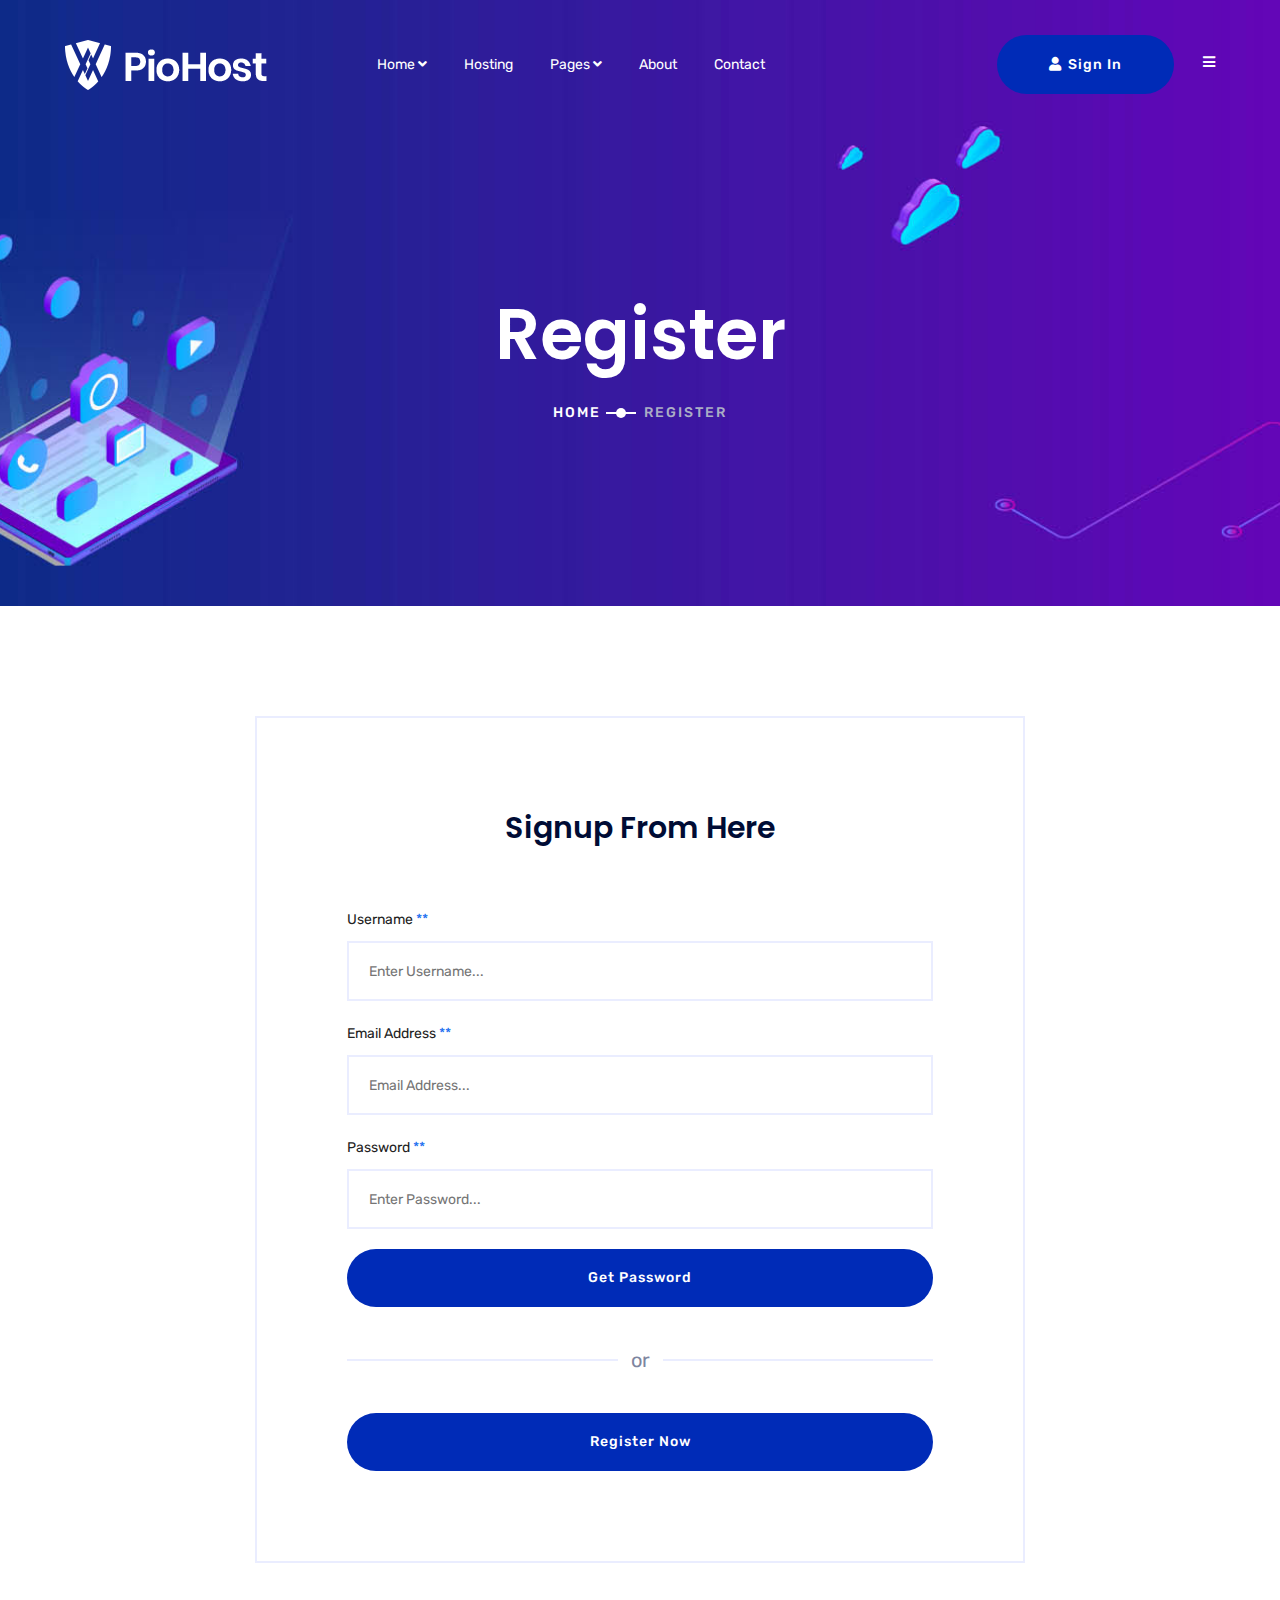
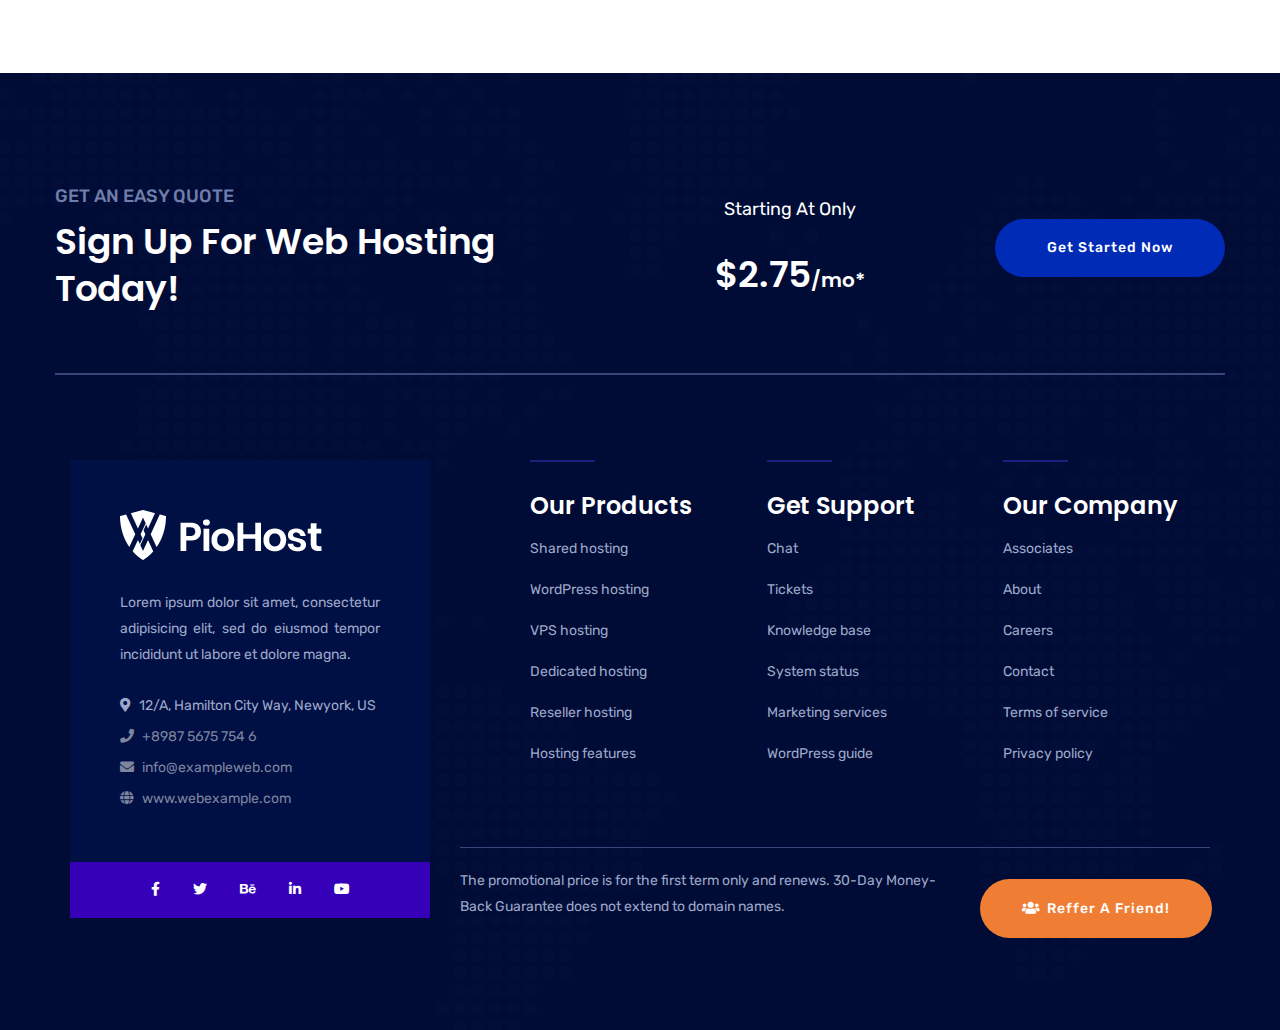
<file: register.html>
<!DOCTYPE html>
<html lang="en">
<head>
   <meta charset="utf-8">
   <meta http-equiv="X-UA-Compatible" content="IE=edge">
   <meta name="description" content="PioHost - Domain and Web Hosting HTML5 Template">
   <meta name="viewport" content="width=device-width, initial-scale=1">


<!-- Title -->
<title>Register-PioHost</title>

<!-- Favicon -->
<link rel="shortcut icon" type="image/x-icon" href="assets/img/favicon.png">


<!-- CSS Here -->
   <!-- SlickNav.css -->
   <link rel="stylesheet" href="assets/css/slicknav.min.css">
   <!-- MagnificPopup.css -->
   <link rel="stylesheet" href="assets/css/magnific-popup.css">
   <!-- SlickSlider.css -->
   <link rel="stylesheet" href="assets/css/slick.css">
   <!-- Animated.css -->
   <link rel="stylesheet" href="assets/css/animate.min.css">
   <!-- Owl.carousel.css -->
   <link rel="stylesheet" href="assets/css/owl.carousel-2.3.4.min.css">
   <!-- Fontawesome.css -->
   <link rel="stylesheet" href="assets/css/fontawesome-free-5.12.0.min.css">
   <!-- Bootstrap.css -->
   <link rel="stylesheet" href="assets/css/bootstrap-4.3.1.min.css">
   <!-- Default.css -->
   <link rel="stylesheet" href="assets/css/default.css">
   <!-- Style.css -->
   <link rel="stylesheet" href="assets/css/style.css">
   <!-- Responsive.css -->
   <link rel="stylesheet" href="assets/css/responsive.css">

   <!-- Jquery -->
   <script src="assets/js/jquery-3.4.1.min.js"></script>

</head>
<body>
<!-- Start Header Area -->
<header class="header-area theme-2 header-absolute header-space">
    <div class="container-fluid">
        <div class="header-wrapper">
            <div class="main-header pt-35 pb-35">
                <div class="row">
                    <div class="col-lg-3 d-flex align-items-center col-6">
                        <div class="site-logo">
                            <a href="index.html"><img src="assets/img/logo.png" alt=""></a>
                        </div>
                    </div>
                    <div class="col-6 d-block d-lg-none static">
                        <div class="show-mobile-menu"></div>
                    </div>
                    <div class="col-lg-6 d-none d-lg-block">
                        <nav>
                            <ul class="main-menu" id="mobile-menu">
                                <li><a href="index.html">Home  <i class="fas fa-angle-down"></i></a>
                                    <ul class="submenu">
                                        <li><a href="index.html">HomePage 01</a></li>
                                        <li><a href="home-2.html">HomePage 02</a></li>
                                        <li><a href="home-3.html">HomePage 03</a></li>
                                    </ul>
                                </li>
                                <li><a href="hosting.html">Hosting </a></li>
                                <li><a href="#"> Pages  <i class="fas fa-angle-down"></i></a>
                                    <ul class="submenu">
                                        <li><a href="affiliate.html">Affiliate</a></li>
                                        <li><a href="faq.html">FAQs</a></li>
                                        <li><a href="privacy.html">Privacy & policy</a></li>
                                        <li><a href="search-domain.html">Search Domain</a></li>
                                        <li><a href="support.html">Support</a></li>
                                        <li><a href="team.html">Team</a></li>
                                        <li><a href="login.html">Login</a></li>
                                        <li><a href="register.html">Register</a></li>
                                        <li><a href="recover.html">Recover</a></li>
                                    </ul>
                                </li>
                                <li><a href="about.html">About</a></li>
                                <li><a href="contact.html">Contact</a></li>
                            </ul>
                        </nav>
                    </div>
                    <div class="col-lg-3 d-none d-lg-block">
                        <div class="header-right">
                            <div class="bar float-right ">
                                <a class="info-bar" href="javascript:void(0)"><i class="fas fa-bars"></i></a>
                            </div>
                            <div class="header-btn float-right">
                                <a class="btn header-btn" href="#"><i class="fas fa-user"></i> Sign In</a>
                            </div>
                        </div>
                    </div>
                </div>
            </div>
        </div>
    </div>
</header>
<!-- info bar -->
<div class="extra-info">
    <div class="close-icon">
        <button>
            <i class="far fa-window-close"></i>
        </button>
    </div>
    <div class="logo-side mb-30">
        <a href="index.html">
            <img src="assets/img/logo.png" alt="" />
        </a>
    </div>
    <div class="side-info mb-30">
        <div class="contact-list mb-30">
            <h4>Office Address</h4>
            <p>123/A, Miranda City Likaoli
                Prikano, Dope</p>
        </div>
        <div class="contact-list mb-30">
            <h4>Phone Number</h4>
            <p>+0989 7876 9865 9</p>
            <p>+(090) 8765 86543 85</p>
        </div>
        <div class="contact-list mb-30">
            <h4>Email Address</h4>
            <p>info@example.com</p>
            <p>example.mail@hum.com</p>
        </div>
    </div>
    <div class="instagram">
        <a href="#">
            <img src="assets/img/info-bar/ins1.jpg" alt="">
        </a>
        <a href="#">
            <img src="assets/img/info-bar/ins2.jpg" alt="">
        </a>
        <a href="#">
            <img src="assets/img/info-bar/ins3.jpg" alt="">
        </a>
        <a href="#">
            <img src="assets/img/info-bar/ins4.jpg" alt="">
        </a>
        <a href="#">
            <img src="assets/img/info-bar/ins5.jpg" alt="">
        </a>
        <a href="#">
            <img src="assets/img/info-bar/ins1.jpg" alt="">
        </a>
    </div>
    <div class="social-icon-right mt-20">
        <a href="#">
            <i class="fab fa-facebook-f"></i>
        </a>
        <a href="#">
            <i class="fab fa-twitter"></i>
        </a>
        <a href="#">
            <i class="fab fa-google-plus-g"></i>
        </a>
        <a href="#">
            <i class="fab fa-instagram"></i>
        </a>
    </div>
</div>
<!-- info bar -->
<!-- End Header Area -->
<main>
    <!-- Start Breadcrumb Area -->
    <section class="breadcrumb-area" data-background="assets/img/hosting-bdc.jpg">
        <div class="container">
            <div class="row">
                <div class="col-12 text-center">
                    <div class="breadcrumb-text wow fadeInDown" data-wow-delay=".5s">
                        <h1>Register</h1>
                        <div class="breadcrumb-navigation">
                            <ul>
                                <li><a href="index.html">Home</a></li>
                                <li class="active"><a href="#">Register</a></li>
                            </ul>
                        </div>
                    </div>
                </div>
            </div>
        </div>
    </section>
    <!-- End Breadcrumb Area -->
    <!-- Start Login Area -->
    <section class="login-area pt-110 pb-110">
        <div class="container">
            <div class="row">
                <div class="col-lg-8 offset-lg-2">
                    <div class="login-content text-center">
                        <h3>Signup From Here</h3>
                        <form action="register.html">
                            <label for="user">Username <span>**</span></label>
                            <input type="text" id="user" placeholder="Enter Username..." required>

                            <label for="email">Email Address <span>**</span></label>
                            <input type="email" id="email" placeholder="Email Address..." required>

                            <label for="password">Password <span>**</span></label>
                            <input type="password" id="password" placeholder="Enter Password..." required>
                            <button class="btn">Get Password</button>
                            <div class="or-divide">
                                <span>or</span>
                            </div>
                            <button class="btn">Register Now</button>
                        </form>
                    </div>
                </div>
            </div>
        </div>
    </section>
    <!-- End Login Area -->
</main>
<!-- Start Footer Area -->
<footer class="footer-area pt-110 pb-80" data-overlay=".9" style="background-image: url(assets/img/footer-bg.png);">
<div class="container">
    <div class="footer-top mb-85">
        <div class="row align-items-center">
            <div class="col-lg-6 col-12">
                <div class="footer-signup-text">
                    <span>Get an easy quote</span>
                    <h2>Sign Up For Web Hosting Today!</h2>
                </div>
            </div>
            <div class="col-lg-3 col-md-6">
                <div class="signup-info text-left text-lg-center">
                    <span>Starting At Only</span>
                    <h4><span>$2.75</span>/mo*</h4>
                </div>
            </div>
            <div class="col-lg-3 col-md-6">
                <div class="footer-top-btn text-left text-md-right">
                    <a class="btn" href="#">Get Started Now</a>
                </div>
            </div>
        </div>
    </div>
    <div class="footer-bottom">
        <div class="container">
            <div class="row">
                <div class="col-lg-4">
                    <div class="footer-address-bar">
                        <div class="footer-logo">
                            <a href="index.html"><img src="assets/img/logo.png" alt=""></a>
                        </div>
                        <div class="address-bar-text">
                            <p>Lorem ipsum dolor sit amet, consectetur adipisicing elit, sed do eiusmod tempor incididunt ut labore et dolore magna. </p>
                        </div>
                        <div class="address-bar-address">
                            <ul>
                                <li><i class="fas fa-map-marker-alt"></i> 12/A, Hamilton City Way, Newyork, US</li>
                                <li><a href="tel:+89875675754 6"><i class="fas fa-phone"></i> +8987 5675 754 6</a></li>
                                <li><a href="mailto:info@exampleweb.com"><i class="fas fa-envelope"></i> info@exampleweb.com</a></li>
                                <li><a href="https://www.webexample.com"><i class="fas fa-globe"></i>  www.webexample.com</a></li>
                            </ul>
                        </div>
                    </div>
                    <div class="social-links text-center">
                        <a href="#" target="_blank"><i class="fab fa-facebook-f"></i></a>
                        <a href="#" target="_blank"><i class="fab fa-twitter"></i></a>
                        <a href="#" target="_blank"><i class="fab fa-behance"></i></a>
                        <a href="#" target="_blank"><i class="fab fa-linkedin-in"></i></a>
                        <a href="#" target="_blank"><i class="fab fa-youtube"></i></a>
                    </div>
                </div>
                <div class="col-lg-8">
                    <div class="footer-right-box">
                        <div class="row">
                            <div class="col-lg-4 col-md-4">
                                <div class="footer-widget">
                                    <span></span>
                                    <h4 class="widget-title">Our Products</h4>
                                    <ul class="footer-menu">
                                        <li><a href="#">Shared hosting</a></li>
                                        <li><a href="#">WordPress hosting</a></li>
                                        <li><a href="#">VPS hosting</a></li>
                                        <li><a href="#"> Dedicated hosting</a></li>
                                        <li><a href="#"> Reseller hosting</a></li>
                                        <li><a href="#">Hosting features</a></li>
                                    </ul>
                                </div>
                            </div>
                            <div class="col-lg-4 col-md-4">
                                <div class="footer-widget">
                                    <span></span>
                                    <h4 class="widget-title">Get Support</h4>
                                    <ul class="footer-menu">
                                        <li><a href="#">Chat</a></li>
                                        <li><a href="#"> Tickets</a></li>
                                        <li><a href="#">Knowledge base</a></li>
                                        <li><a href="#"> System status</a></li>
                                        <li><a href="#"> Marketing services</a></li>
                                        <li><a href="#">WordPress guide</a></li>
                                    </ul>
                                </div>
                            </div>
                            <div class="col-lg-4 col-md-4">
                                <div class="footer-widget">
                                    <span></span>
                                    <h4 class="widget-title">Our Company</h4>
                                    <ul class="footer-menu">
                                        <li><a href="#">Associates</a></li>
                                        <li><a href="#">  About</a></li>
                                        <li><a href="#"> Careers</a></li>
                                        <li><a href="#"> Contact</a></li>
                                        <li><a href="#">Terms of service</a></li>
                                        <li><a href="#"> Privacy policy</a></li>
                                    </ul>
                                </div>
                            </div>
                        </div>
                    </div>
                    <div class="row align-items-center">
                        <div class="col-lg-8">
                            <div class="footer-text mb-30">
                                <p>The promotional price is for the first term only and renews.
                                    30-Day Money-Back Guarantee does not extend to domain names.</p>
                            </div>
                        </div>
                        <div class="col-lg-4">
                            <div class="footer-orange-btn text-left text-lg-right">
                                <a href="#" class="btn"><i class="fas fa-users"></i>  Reffer A Friend!</a>
                            </div>
                        </div>
                    </div>
                </div>
            </div>
        </div>
    </div>
</div>
</footer>
<!-- End Footer Area -->
<!-- JS -->
   <!-- Popper.js -->
   <script src="assets/js/popper.min.js"></script>
   <!-- Bootstrap.js -->
   <script src="assets/js/bootstrap-4.3.1.min.js"></script>
   <!-- Plugin.js -->
   <script src="assets/js/plugins.js"></script>
   <!-- Modernizr.js -->
   <script src="assets/js/vendor/modernizr-3.5.0.min.js"></script>
   <!-- Waypoints.js -->
   <script src="assets/js/vendor/waypoints-4.0.1.min.js"></script>
   <!-- Wow.js -->
   <script src="assets/js/vendor/wow.min.js"></script>
   <!-- SlickSlider.js -->
   <script src="assets/js/vendor/slick.min.js"></script>
   <!-- ScrollUp.js -->
   <script src="assets/js/vendor/scrollUp.min.js"></script>
   <!-- MagnificPopup.js -->
   <script src="assets/js/vendor/magnific-popup.min.js"></script>
   <!-- SlickNav.js -->
   <script src="assets/js/vendor/slicknav.min.js"></script>

   <!-- Main.js -->
   <script src="assets/js/main.js"></script>
</body>
</html>
</file>
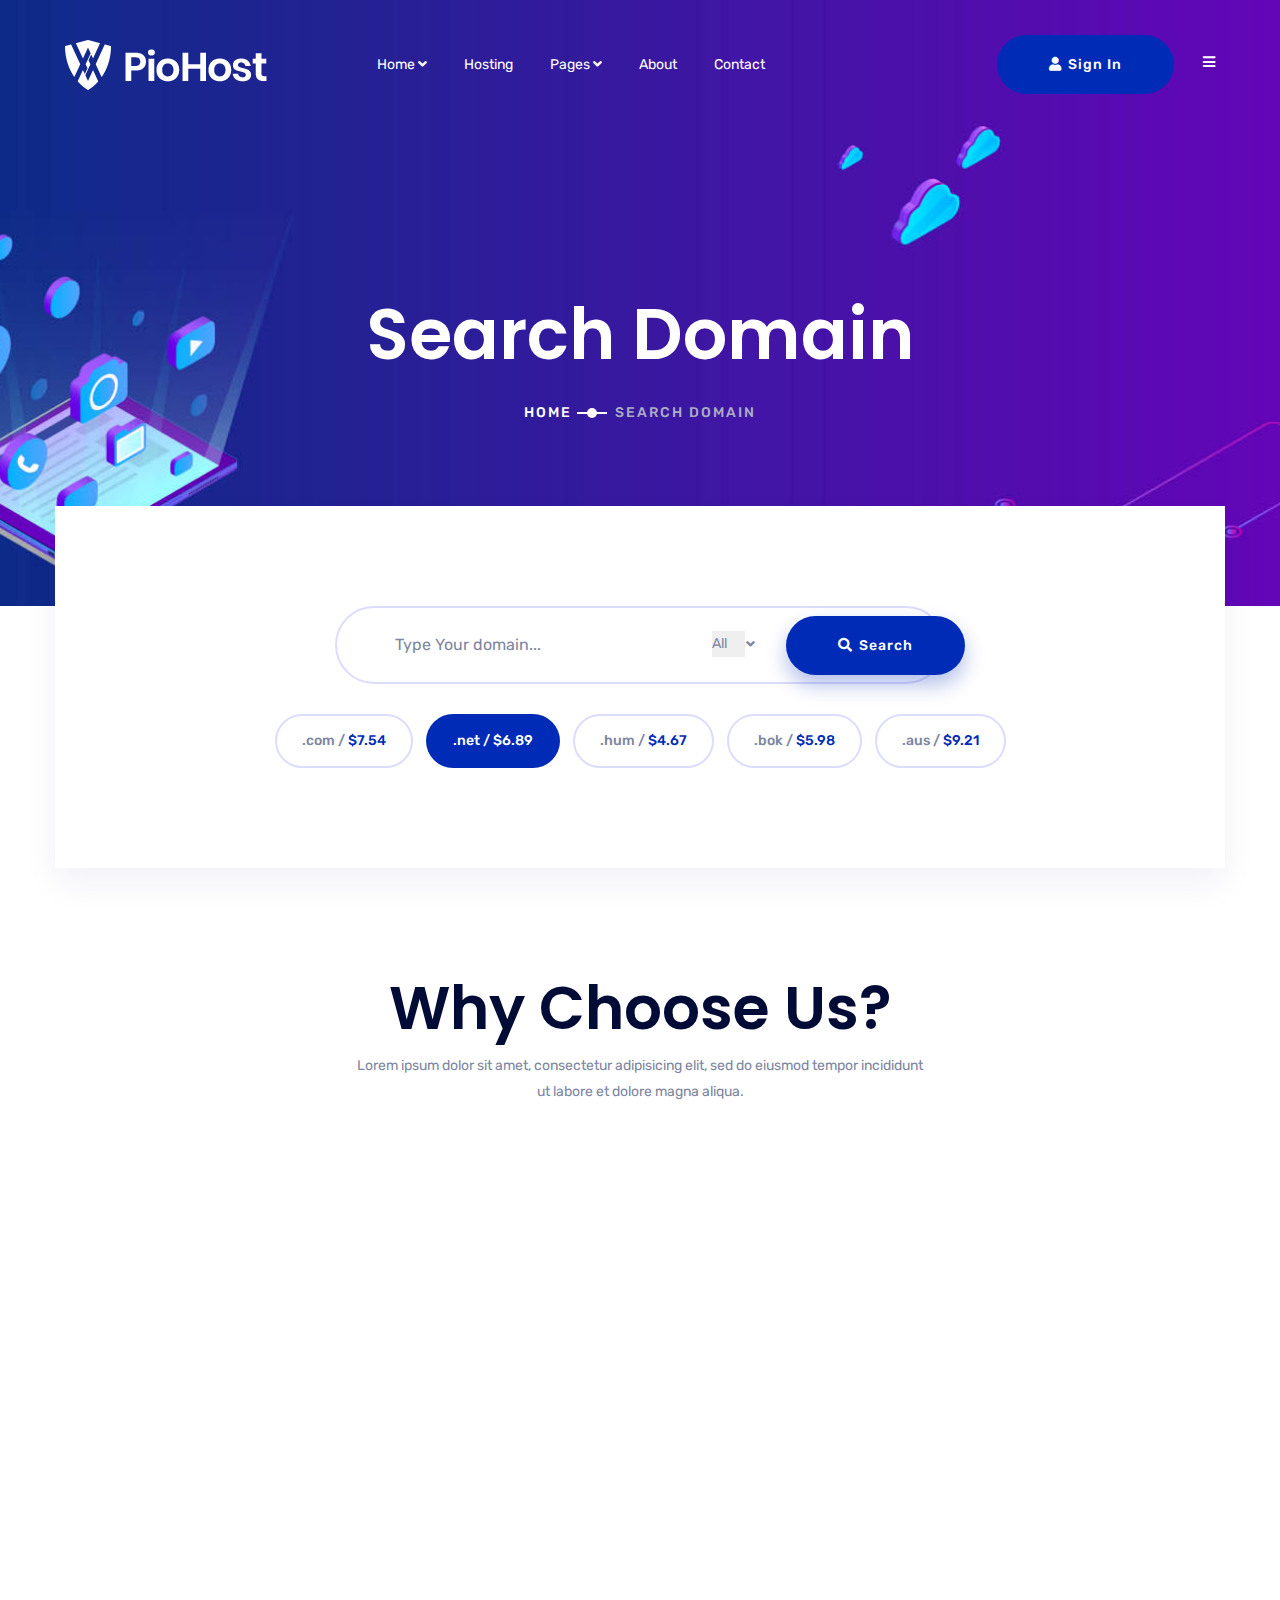
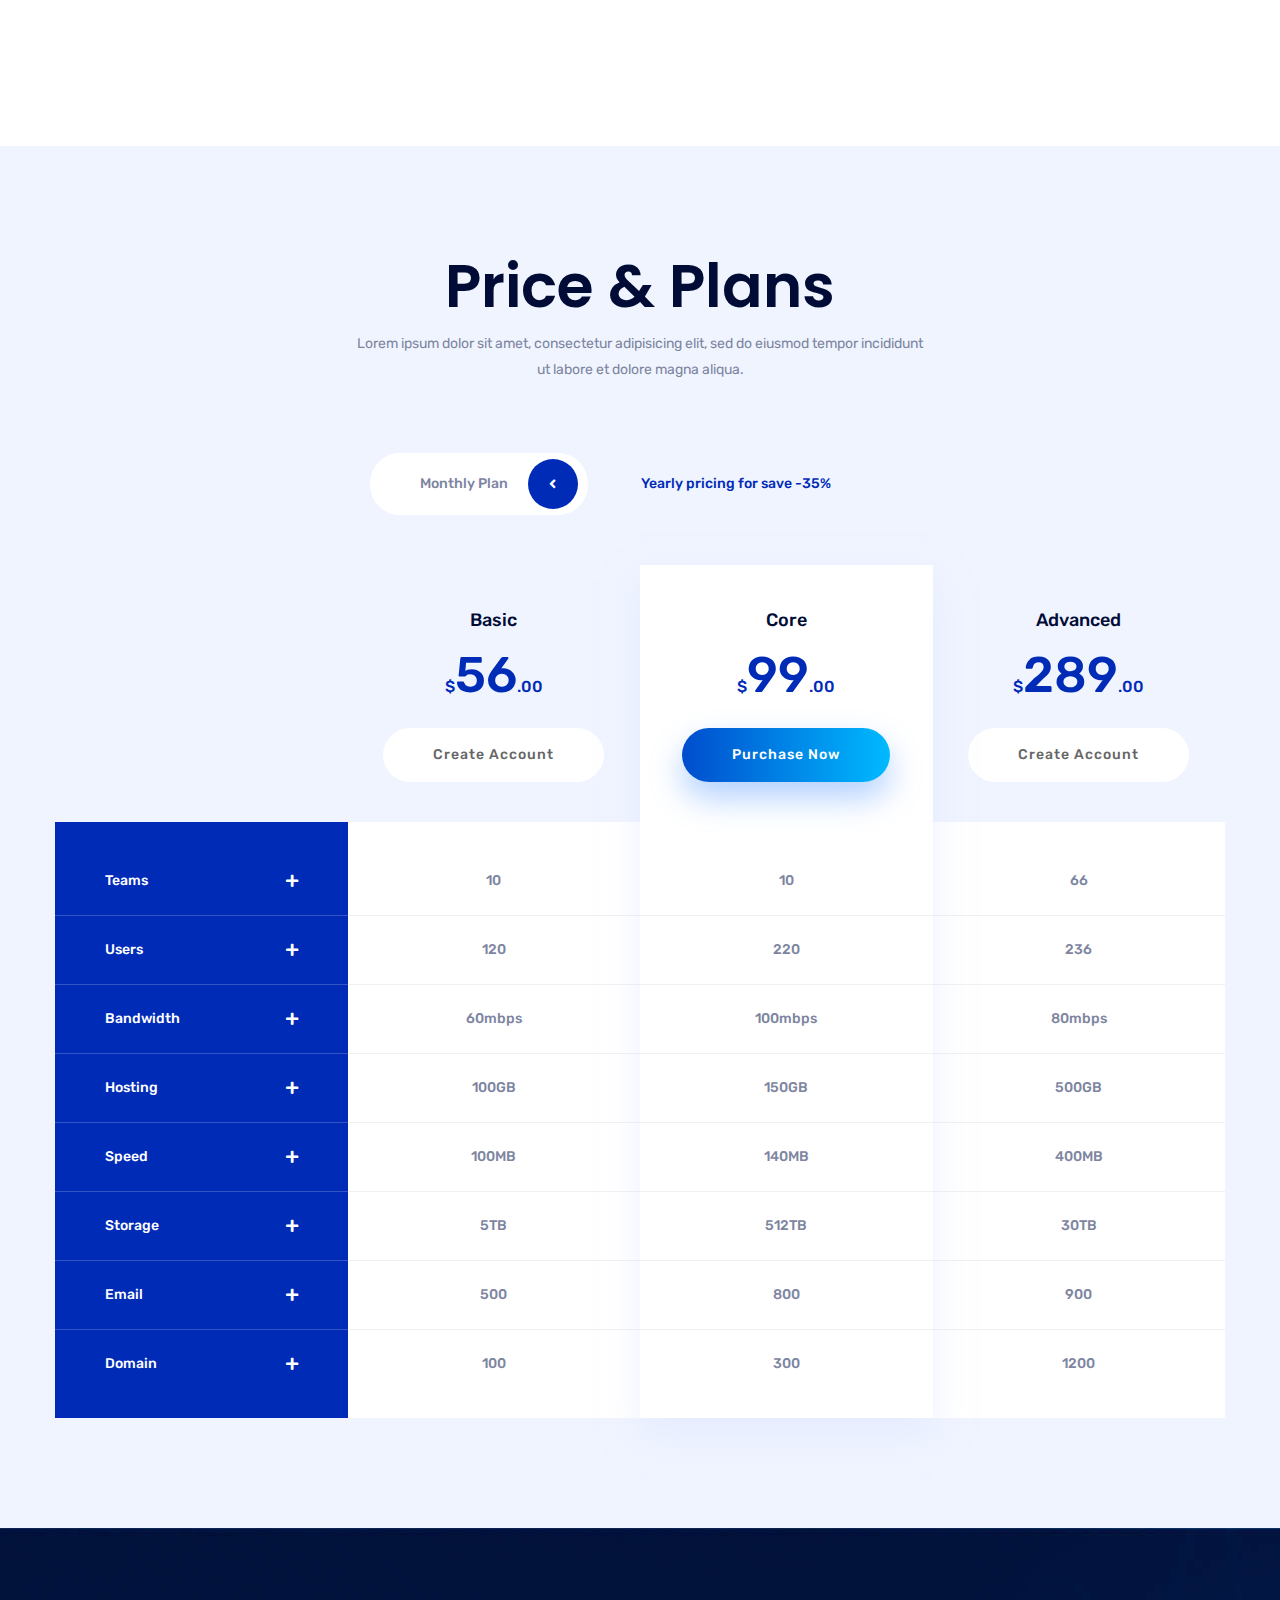
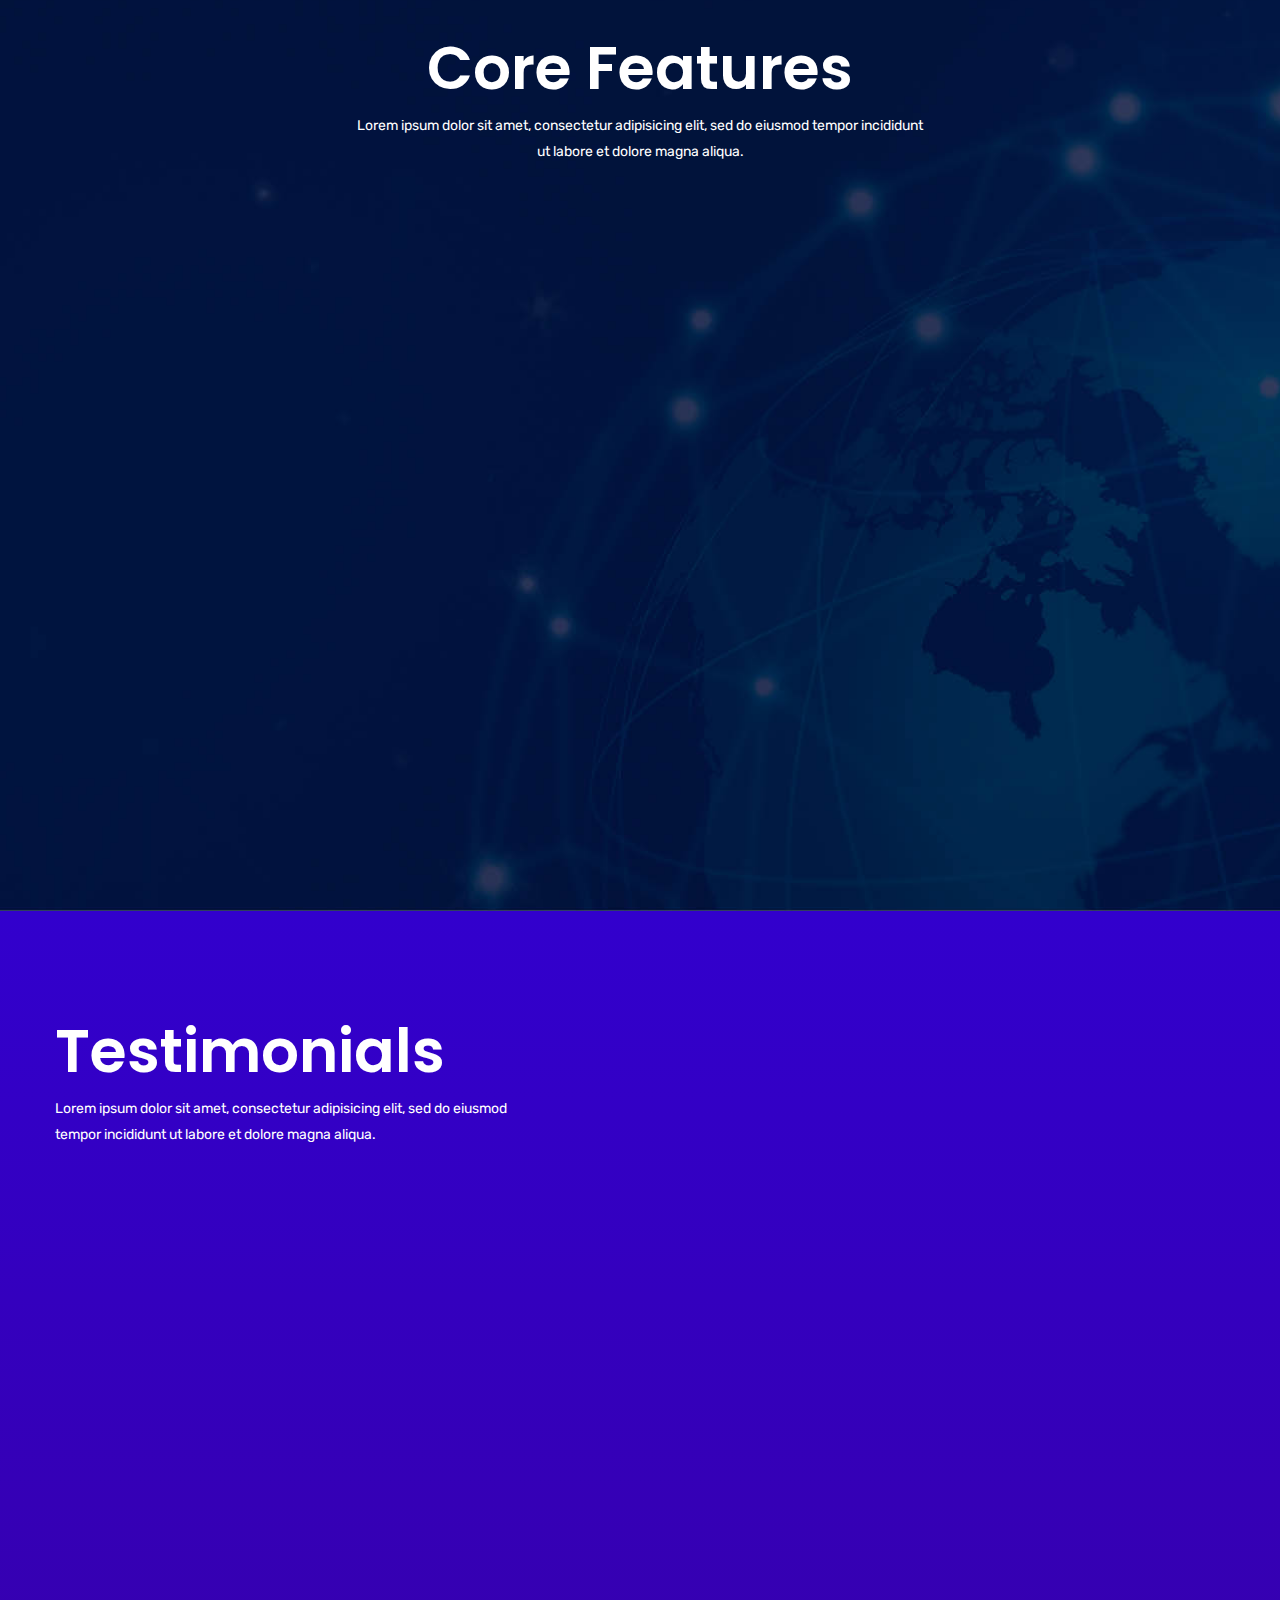
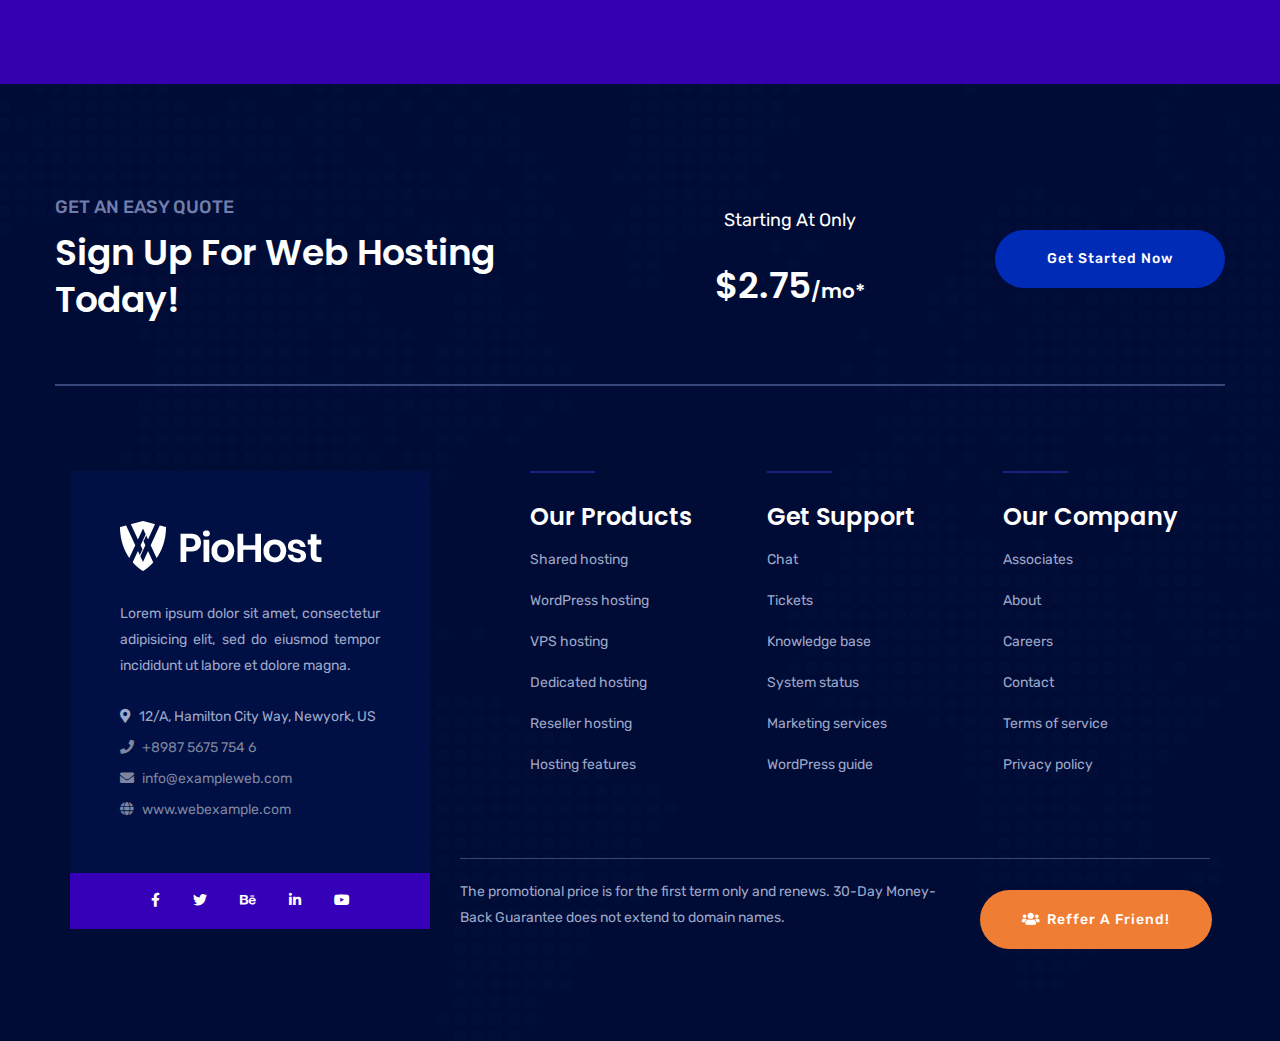
<file: search-domain.html>
<!DOCTYPE html>
<html lang="en">
<head>
   <meta charset="utf-8">
   <meta http-equiv="X-UA-Compatible" content="IE=edge">
   <meta name="description" content="PioHost - Domain and Web Hosting HTML5 Template">
   <meta name="viewport" content="width=device-width, initial-scale=1">


<!-- Title -->
<title>Search Domain-PioHost</title>

<!-- Favicon -->
<link rel="shortcut icon" type="image/x-icon" href="assets/img/favicon.png">


<!-- CSS Here -->
   <!-- SlickNav.css -->
   <link rel="stylesheet" href="assets/css/slicknav.min.css">
   <!-- MagnificPopup.css -->
   <link rel="stylesheet" href="assets/css/magnific-popup.css">
   <!-- SlickSlider.css -->
   <link rel="stylesheet" href="assets/css/slick.css">
   <!-- Animated.css -->
   <link rel="stylesheet" href="assets/css/animate.min.css">
   <!-- Owl.carousel.css -->
   <link rel="stylesheet" href="assets/css/owl.carousel-2.3.4.min.css">
   <!-- Fontawesome.css -->
   <link rel="stylesheet" href="assets/css/fontawesome-free-5.12.0.min.css">
   <!-- Bootstrap.css -->
   <link rel="stylesheet" href="assets/css/bootstrap-4.3.1.min.css">
   <!-- Default.css -->
   <link rel="stylesheet" href="assets/css/default.css">
   <!-- Style.css -->
   <link rel="stylesheet" href="assets/css/style.css">
   <!-- Responsive.css -->
   <link rel="stylesheet" href="assets/css/responsive.css">



   <!-- Jquery -->
   <script src="assets/js/jquery-3.4.1.min.js"></script>

</head>
<body>
<!-- Start Header Area -->
<header class="header-area theme-2 header-absolute header-space">
    <div class="container-fluid">
        <div class="header-wrapper">
            <div class="main-header pt-35 pb-35">
                <div class="row">
                    <div class="col-lg-3 d-flex align-items-center col-6">
                        <div class="site-logo">
                            <a href="index.html"><img src="assets/img/logo.png" alt=""></a>
                        </div>
                    </div>
                    <div class="col-6 d-block d-lg-none static">
                        <div class="show-mobile-menu"></div>
                    </div>
                    <div class="col-lg-6 d-none d-lg-block">
                        <nav>
                            <ul class="main-menu" id="mobile-menu">
                                <li><a href="index.html">Home  <i class="fas fa-angle-down"></i></a>
                                    <ul class="submenu">
                                        <li><a href="index.html">HomePage 01</a></li>
                                        <li><a href="home-2.html">HomePage 02</a></li>
                                        <li><a href="home-3.html">HomePage 03</a></li>
                                    </ul>
                                </li>
                                <li><a href="hosting.html">Hosting </a></li>
                                <li><a href="#"> Pages  <i class="fas fa-angle-down"></i></a>
                                    <ul class="submenu">
                                        <li><a href="affiliate.html">Affiliate</a></li>
                                        <li><a href="faq.html">FAQs</a></li>
                                        <li><a href="privacy.html">Privacy & policy</a></li>
                                        <li><a href="search-domain.html">Search Domain</a></li>
                                        <li><a href="support.html">Support</a></li>
                                        <li><a href="team.html">Team</a></li>
                                        <li><a href="login.html">Login</a></li>
                                        <li><a href="register.html">Register</a></li>
                                        <li><a href="recover.html">Recover</a></li>
                                    </ul>
                                </li>
                                <li><a href="about.html">About</a></li>
                                <li><a href="contact.html">Contact</a></li>
                            </ul>
                        </nav>
                    </div>
                    <div class="col-lg-3 d-none d-lg-block">
                        <div class="header-right">
                            <div class="bar float-right ">
                                <a class="info-bar" href="javascript:void(0)"><i class="fas fa-bars"></i></a>
                            </div>
                            <div class="header-btn float-right">
                                <a class="btn header-btn" href="#"><i class="fas fa-user"></i> Sign In</a>
                            </div>
                        </div>
                    </div>
                </div>
            </div>
        </div>
    </div>
</header>
<!-- info bar -->
<div class="extra-info">
    <div class="close-icon">
        <button>
            <i class="far fa-window-close"></i>
        </button>
    </div>
    <div class="logo-side mb-30">
        <a href="index.html">
            <img src="assets/img/logo.png" alt="" />
        </a>
    </div>
    <div class="side-info mb-30">
        <div class="contact-list mb-30">
            <h4>Office Address</h4>
            <p>123/A, Miranda City Likaoli
                Prikano, Dope</p>
        </div>
        <div class="contact-list mb-30">
            <h4>Phone Number</h4>
            <p>+0989 7876 9865 9</p>
            <p>+(090) 8765 86543 85</p>
        </div>
        <div class="contact-list mb-30">
            <h4>Email Address</h4>
            <p>info@example.com</p>
            <p>example.mail@hum.com</p>
        </div>
    </div>
    <div class="instagram">
        <a href="#">
            <img src="assets/img/info-bar/ins1.jpg" alt="">
        </a>
        <a href="#">
            <img src="assets/img/info-bar/ins2.jpg" alt="">
        </a>
        <a href="#">
            <img src="assets/img/info-bar/ins3.jpg" alt="">
        </a>
        <a href="#">
            <img src="assets/img/info-bar/ins4.jpg" alt="">
        </a>
        <a href="#">
            <img src="assets/img/info-bar/ins5.jpg" alt="">
        </a>
        <a href="#">
            <img src="assets/img/info-bar/ins1.jpg" alt="">
        </a>
    </div>
    <div class="social-icon-right mt-20">
        <a href="#">
            <i class="fab fa-facebook-f"></i>
        </a>
        <a href="#">
            <i class="fab fa-twitter"></i>
        </a>
        <a href="#">
            <i class="fab fa-google-plus-g"></i>
        </a>
        <a href="#">
            <i class="fab fa-instagram"></i>
        </a>
    </div>
</div>
<!-- info bar -->
<!-- End Header Area -->
<main>
    <!-- Start Breadcrumb Area -->
    <section class="breadcrumb-area" data-background="assets/img/hosting-bdc.jpg">
        <div class="container">
            <div class="row">
                <div class="col-12 text-center">
                    <div class="breadcrumb-text wow fadeInDown" data-wow-delay=".5s">
                        <h1>Search Domain</h1>
                        <div class="breadcrumb-navigation">
                            <ul>
                                <li><a href="index.html">Home</a></li>
                                <li class="active"><a href="#">Search Domain</a></li>
                            </ul>
                        </div>
                    </div>
                </div>
            </div>
        </div>
    </section>
    <!-- End Breadcrumb Area -->
    <!-- Start Domain Search Area -->
    <section class="domain-search-area">
        <div class="container">
            <div class="domain-box">
                <div class="row">
                    <div class="col-xl-8 offset-xl-2 col-lg-10 offset-lg-1">
                        <div class="domain-search">
                            <div class="position-relative">
                                <form action="#">
                                    <input type="text" placeholder="Type Your domain...">
                                    <button type="button" class="btn"><i class="fas fa-search"></i> search</button>
                                    <div class="domain-select">
                                        <select name="select">
                                            <option value="1">All</option>
                                            <option value="1">.Net</option>
                                            <option value="1">.Com</option>
                                            <option value="1">.Org</option>
                                            <option value="1">.Co</option>
                                            <option value="1">.Biz</option>
                                        </select>
                                    </div>
                                </form>
                            </div>
                        </div>
                        <div class="domain-list mt-30">
                            <ul>
                                <li><a href="#">.com  /  <span>$7.54</span></a></li>
                                <li class="active"><a  href="#">.net  /  <span>$6.89</span></a></li>
                                <li><a href="#">.hum /  <span>$4.67</span></a></li>
                                <li><a href="#">.bok  / <span>$5.98</span></a></li>
                                <li><a href="#">.aus  /  <span>$9.21</span></a></li>
                            </ul>
                        </div>
                    </div>
                </div>
            </div>
        </div>
    </section>
    <!-- End Domain Search Area -->
    <!-- Start Choose Area -->
    <section class="choose-area pt-110 pb-80">
        <div class="container">
            <div class="row">
                <div class="col-lg-6 offset-lg-3">
                    <div class="section-title text-center mb-70">
                        <h2>Why Choose Us?</h2>
                        <p>Lorem ipsum dolor sit amet, consectetur adipisicing elit, sed do eiusmod
                            tempor incididunt ut labore et dolore magna aliqua. </p>
                    </div>
                </div>
            </div>
            <div class="row">
                <div class="col-lg-4">
                    <div class="choose-box text-center wow fadeInUp  animated" data-wow-delay=".5s">
                        <img src="assets/img/choose/choose1.png" alt="">
                        <div class="choose-content ">
                            <span>01</span>
                            <h3>Data Migration</h3>
                            <p>PioHosting flexible Managed Backup Solutions will help simplify the protection of yourv data.</p>
                        </div>
                    </div>
                </div>
                <div class="col-lg-4">
                    <div class="choose-box text-center active wow fadeInUp  animated" data-wow-delay=".5s">
                        <img src="assets/img/choose/choose2.png" alt="">
                        <div class="choose-content ">
                            <span>02</span>
                            <h3>DoS Protection</h3>
                            <p>PioHosting flexible Managed Backup Solutions will help simplify the protection of yourv data.</p>
                        </div>
                    </div>
                </div>
                <div class="col-lg-4">
                    <div class="choose-box text-center wow fadeInUp  animated" data-wow-delay=".5s">
                        <img src="assets/img/choose/choose3.png" alt="">
                        <div class="choose-content ">
                            <span>03</span>
                            <h3>Data Security</h3>
                            <p>PioHosting flexible Managed Backup Solutions will help simplify the protection of yourv data.</p>
                        </div>
                    </div>
                </div>
            </div>
        </div>
    </section>
    <!-- End Choose Area -->
    <!-- Start Hosting Pricing Area -->
    <section class="hosting-pricing-area gray-bg pt-110 pb-80">
        <div class="container">
            <div class="row">
                <div class="col-lg-6 offset-lg-3">
                    <div class="section-title text-center mb-70">
                        <h2>Price & Plans</h2>
                        <p>Lorem ipsum dolor sit amet, consectetur adipisicing elit, sed do eiusmod
                            tempor incididunt ut labore et dolore magna aliqua.</p>
                    </div>
                </div>
            </div>
            <div class="row">
                <div class="col-12">
                    <ul class="nav price-tabs text-center  mb-50" id="myTab" role="tablist">
                        <li class="nav-item">
                            <a class="nav-link active show" id="home-tab" data-toggle="tab" href="#monthly" role="tab" aria-controls="home" aria-selected="true">Monthly Plan <i class="fas fa-angle-left"></i></a>
                        </li>
                        <li class="nav-item">
                            <a class="nav-link" id="profile-tab" data-toggle="tab" href="#yearly" role="tab" aria-controls="profile" aria-selected="false">Yearly pricing for save -35% <i class="fas fa-angle-left"></i></a>
                        </li>
                    </ul>
                    <div class="tab-content" id="myTabContent">
                        <div class="tab-pane fade active show" id="monthly" role="tabpanel" aria-labelledby="home-tab">
                            <div class="row no-gutters">
                                <div class="col-xl-3 col-lg-3 col-md-4 d-none d-lg-block">
                                    <div class="price-sidebar mb-30">
                                        <ul>
                                            <li>Teams<i class="fas fa-plus"></i></li>
                                            <li>Users<i class="fas fa-plus"></i></li>
                                            <li>Bandwidth<i class="fas fa-plus"></i></li>
                                            <li>Hosting<i class="fas fa-plus"></i></li>
                                            <li>Speed<i class="fas fa-plus"></i></li>
                                            <li>Storage<i class="fas fa-plus"></i></li>
                                            <li>Email<i class="fas fa-plus"></i></li>
                                            <li>Domain<i class="fas fa-plus"></i></li>
                                        </ul>
                                    </div>
                                </div>
                                <div class="col-xl-3 col-lg-3 col-md-4">
                                    <div class="price-wrapper text-center mb-30">
                                        <div class="price-details">
                                            <span>Basic</span>
                                            <h4 class="price">$<span>56</span>.00</h4>
                                            <a class="btn price-btn" href="#">Create Account</a>
                                        </div>
                                        <ul class="price-content">
                                            <li>10 <span class="price-list-name">Teams</span></li>
                                            <li>120 <span class="price-list-name">Users</span></li>
                                            <li>60mbps <span class="price-list-name">Bandwidth</span></li>
                                            <li>100GB <span class="price-list-name">Hosting</span></li>
                                            <li>100MB <span class="price-list-name">Speed</span></li>
                                            <li>5TB <span class="price-list-name">Storage</span></li>
                                            <li>500 <span class="price-list-name">Email</span></li>
                                            <li>100 <span class="price-list-name">Domain</span></li>
                                        </ul>
                                    </div>
                                </div>
                                <div class="col-xl-3 col-lg-3 col-md-4">
                                    <div class="price-wrapper active text-center mb-30">
                                        <div class="price-details">
                                            <span>Core</span>
                                            <h4 class="price">$<span>99</span>.00</h4>
                                            <a class="btn price-btn" href="#">Purchase Now</a>
                                        </div>
                                        <ul class="price-content">
                                            <li>10 <span class="price-list-name">Teams</span></li>
                                            <li>220 <span class="price-list-name">Users</span></li>
                                            <li>100mbps <span class="price-list-name">Bandwidth</span></li>
                                            <li>150GB <span class="price-list-name">Hosting</span></li>
                                            <li>140MB <span class="price-list-name">Speed</span></li>
                                            <li>512TB <span class="price-list-name">Storage</span></li>
                                            <li>800 <span class="price-list-name">Email</span></li>
                                            <li>300 <span class="price-list-name">Domain</span></li>
                                        </ul>
                                    </div>
                                </div>
                                <div class="col-xl-3 col-lg-3 col-md-4">
                                    <div class="price-wrapper text-center mb-30">
                                        <div class="price-details">
                                            <span>Advanced</span>
                                            <h4 class="price">$<span>289</span>.00</h4>
                                            <a class="btn price-btn" href="#">Create Account</a>
                                        </div>
                                        <ul class="price-content">
                                            <li>66 <span class="price-list-name">Teams</span></li>
                                            <li>236 <span class="price-list-name">Users</span></li>
                                            <li>80mbps <span class="price-list-name">Bandwidth</span></li>
                                            <li>500GB <span class="price-list-name">Hosting</span></li>
                                            <li>400MB <span class="price-list-name">Speed</span></li>
                                            <li>30TB <span class="price-list-name">Storage</span></li>
                                            <li>900 <span class="price-list-name">Email</span></li>
                                            <li>1200 <span class="price-list-name">Domain</span></li>
                                        </ul>
                                    </div>
                                </div>
                            </div>
                        </div>
                        <div class="tab-pane fade" id="yearly" role="tabpanel" aria-labelledby="profile-tab">
                            <div class="row no-gutters">
                                <div class="col-xl-3 col-lg-3 col-md-4 d-none d-lg-block">
                                    <div class="price-sidebar mb-30">
                                        <ul>
                                            <li>Teams<i class="fas fa-plus"></i></li>
                                            <li>Users<i class="fas fa-plus"></i></li>
                                            <li>Bandwidth<i class="fas fa-plus"></i></li>
                                            <li>Hosting<i class="fas fa-plus"></i></li>
                                            <li>Speed<i class="fas fa-plus"></i></li>
                                            <li>Storage<i class="fas fa-plus"></i></li>
                                            <li>Email<i class="fas fa-plus"></i></li>
                                            <li>Domain<i class="fas fa-plus"></i></li>
                                        </ul>
                                    </div>
                                </div>
                                <div class="col-xl-3 col-lg-3 col-md-4">
                                    <div class="price-wrapper text-center mb-30">
                                        <div class="price-details">
                                            <span>Basic</span>
                                            <h4 class="price">$<span>88</span>.00</h4>
                                            <a class="btn price-btn" href="#">Create Account</a>
                                        </div>
                                        <ul class="price-content">
                                            <li>10 <span class="price-list-name">Teams</span></li>
                                            <li>120 <span class="price-list-name">Users</span></li>
                                            <li>60mbps <span class="price-list-name">Bandwidth</span></li>
                                            <li>100GB <span class="price-list-name">Hosting</span></li>
                                            <li>100MB <span class="price-list-name">Speed</span></li>
                                            <li>5TB <span class="price-list-name">Storage</span></li>
                                            <li>500 <span class="price-list-name">Email</span></li>
                                            <li>100 <span class="price-list-name">Domain</span></li>
                                        </ul>
                                    </div>
                                </div>
                                <div class="col-xl-3 col-lg-3 col-md-4">
                                    <div class="price-wrapper active text-center mb-30">
                                        <div class="price-details">
                                            <span>Core</span>
                                            <h4 class="price">$<span>120</span>.00</h4>
                                            <a class="btn price-btn" href="#">Purchase Now</a>
                                        </div>
                                        <ul class="price-content">
                                            <li>10 <span class="price-list-name">Teams</span></li>
                                            <li>220 <span class="price-list-name">Users</span></li>
                                            <li>100mbps <span class="price-list-name">Bandwidth</span></li>
                                            <li>150GB <span class="price-list-name">Hosting</span></li>
                                            <li>140MB <span class="price-list-name">Speed</span></li>
                                            <li>512TB <span class="price-list-name">Storage</span></li>
                                            <li>800 <span class="price-list-name">Email</span></li>
                                            <li>300 <span class="price-list-name">Domain</span></li>
                                        </ul>
                                    </div>
                                </div>
                                <div class="col-xl-3 col-lg-3 col-md-4">
                                    <div class="price-wrapper text-center mb-30">
                                        <div class="price-details">
                                            <span>Advanced</span>
                                            <h4 class="price">$<span>320</span>.00</h4>
                                            <a class="btn price-btn" href="#">Create Account</a>
                                        </div>
                                        <ul class="price-content">
                                            <li>66 <span class="price-list-name">Teams</span></li>
                                            <li>236 <span class="price-list-name">Users</span></li>
                                            <li>80mbps <span class="price-list-name">Bandwidth</span></li>
                                            <li>500GB <span class="price-list-name">Hosting</span></li>
                                            <li>400MB <span class="price-list-name">Speed</span></li>
                                            <li>30TB <span class="price-list-name">Storage</span></li>
                                            <li>900 <span class="price-list-name">Email</span></li>
                                            <li>1200 <span class="price-list-name">Domain</span></li>
                                        </ul>
                                    </div>
                                </div>
                            </div>
                        </div>
                    </div>
                </div>
            </div>
        </div>
    </section>
    <!-- End Hosting Pricing Area -->
    <!-- Start Feature Area -->
    <section class="feature-area theme-4 pt-110 pb-50" data-background="assets/img/core-feature-bg.jpg">
        <div class="container">
            <div class="row align-items-center">
                <div class="col-lg-6 offset-lg-3">
                    <div class="section-title title-white text-center mb-70">
                        <h2>Core Features</h2>
                        <p>Lorem ipsum dolor sit amet, consectetur adipisicing elit, sed do eiusmod tempor incididunt ut labore et dolore magna aliqua. </p>
                    </div>
                </div>
            </div>
            <div class="row">
                <div class="col-lg-4 col-md-6">
                    <div class="single-feature-box theme-4 mb-60 wow fadeInUp" data-wow-delay=".3s"> 
                        <div class="feature-icon mb-35">
                            <img src="assets/img/feature/cf1.png" alt="">
                        </div>
                        <div class="feature-content">
                            <h5>Hosting Buy Service</h5>
                            <p>Let us negotiate a domain purchase based on your budget.</p>
                            <a href="#" class="btn btn-inline">Read More</a>
                        </div>
                    </div>
                </div>
                <div class="col-lg-4 col-md-6">
                    <div class="single-feature-box theme-4 mb-60 wow fadeInUp" data-wow-delay=".5s"> 
                        <div class="feature-icon mb-35">
                            <img src="assets/img/feature/cf2.png" alt="">
                        </div>
                        <div class="feature-content">
                            <h5>Hosting Buy Service</h5>
                            <p>Let us negotiate a domain purchase based on your budget.</p>
                            <a href="#" class="btn btn-inline">Read More</a>
                        </div>
                    </div>
                </div>
                <div class="col-lg-4 col-md-6">
                    <div class="single-feature-box theme-4 mb-60 wow fadeInUp" data-wow-delay=".7s"> 
                        <div class="feature-icon mb-35">
                            <img src="assets/img/feature/cf3.png" alt="">
                        </div>
                        <div class="feature-content">
                            <h5>Hosting Buy Service</h5>
                            <p>Let us negotiate a domain purchase based on your budget.</p>
                            <a href="#" class="btn btn-inline">Read More</a>
                        </div>
                    </div>
                </div>
                <div class="col-lg-4 col-md-6">
                    <div class="single-feature-box theme-4 mb-60 wow fadeInUp" data-wow-delay=".9s"> 
                        <div class="feature-icon mb-35">
                            <img src="assets/img/feature/cf4.png" alt="">
                        </div>
                        <div class="feature-content">
                            <h5>Hosting Buy Service</h5>
                            <p>Let us negotiate a domain purchase based on your budget.</p>
                            <a href="#" class="btn btn-inline">Read More</a>
                        </div>
                    </div>
                </div>
                <div class="col-lg-4 col-md-6">
                    <div class="single-feature-box theme-4 mb-60 wow fadeInUp" data-wow-delay="1.1s"> 
                        <div class="feature-icon mb-35">
                            <img src="assets/img/feature/cf5.png" alt="">
                        </div>
                        <div class="feature-content">
                            <h5>Hosting Buy Service</h5>
                            <p>Let us negotiate a domain purchase based on your budget.</p>
                            <a href="#" class="btn btn-inline">Read More</a>
                        </div>
                    </div>
                </div>
                <div class="col-lg-4 col-md-6">
                    <div class="single-feature-box theme-4 mb-60 wow fadeInUp" data-wow-delay="1.3s"> 
                        <div class="feature-icon mb-35">
                            <img src="assets/img/feature/cf6.png" alt="">
                        </div>
                        <div class="feature-content">
                            <h5>Hosting Buy Service</h5>
                            <p>Let us negotiate a domain purchase based on your budget.</p>
                            <a href="#" class="btn btn-inline">Read More</a>
                        </div>
                    </div>
                </div>
            </div>
        </div>
    </section>
    <!-- End Feature Area -->
    <!-- Start Testimonial Area -->
    <section class="testimonial-area grand-bg pt-110 pb-80">
        <div class="container">
            <div class="row">
                <div class="col-lg-5">
                    <div class="section-title mb-70">
                        <h2>Testimonials</h2>
                        <p>Lorem ipsum dolor sit amet, consectetur adipisicing elit, sed do eiusmod
                            tempor incididunt ut labore et dolore magna aliqua. </p>
                    </div>
                </div>
            </div>
            <div class="row active-testimonial wow fadeInUp" data-wow-delay=".5s">
                <div class="col-lg-4">
                    <div class="testimonial-wrapper white-bg" >
                        <div class="testimonial-title">
                            <div class="testimonial-star">
                                <i class="fas fa-star"></i>
                                <i class="fas fa-star"></i>
                                <i class="fas fa-star"></i>
                                <i class="fas fa-star"></i>
                                <i class="fas fa-star"></i>
                            </div>
                            <span>“ Design Quality ”</span>
                        </div>
                        <div class="testimonial-text">
                            <span>Lorem ipsum dolor sit amet, consectetur adipisicing elit, sed do eiusmod tempor inci didunt ut labore et dolore magna aliqua. Ut enim ad minim veniam, quis nostrud exerc itation ullamco laboris nisi. </span>
                        </div>
                        <div class="testimonial-author ">
                            <div class="testimonial-img">
                                <img src="assets/img/user/team-img-1.png" alt="">
                            </div>
                            <div class="author-name">
                                <h6>Rosalina D. Williamson</h6>
                                <span>Founder, Google</span>
                            </div>
                        </div>
                    </div>
                </div>
                <div class="col-lg-4">
                    <div class="testimonial-wrapper white-bg" >
                        <div class="testimonial-title">
                            <div class="testimonial-star">
                                <i class="fas fa-star"></i>
                                <i class="fas fa-star"></i>
                                <i class="fas fa-star"></i>
                                <i class="fas fa-star"></i>
                                <i class="fas fa-star"></i>
                            </div>
                            <span>“ Development ”</span>
                        </div>
                        <div class="testimonial-text">
                            <span>Lorem ipsum dolor sit amet, consectetur adipisicing elit, sed do eiusmod tempor inci didunt ut labore et dolore magna aliqua. Ut enim ad minim veniam, quis nostrud exerc itation ullamco laboris nisi. </span>
                        </div>
                        <div class="testimonial-author ">
                            <div class="testimonial-img">
                                <img src="assets/img/user/team-img-2.png" alt="">
                            </div>
                            <div class="author-name">
                                <h6>Rosalina D. Williamson</h6>
                                <span>Founder, Google</span>
                            </div>
                        </div>
                    </div>
                </div>
                <div class="col-lg-4">
                    <div class="testimonial-wrapper white-bg">
                        <div class="testimonial-title">
                            <div class="testimonial-star">
                                <i class="fas fa-star"></i>
                                <i class="fas fa-star"></i>
                                <i class="fas fa-star"></i>
                                <i class="fas fa-star"></i>
                                <i class="fas fa-star"></i>
                            </div>
                            <span>“ Hosting ”</span>
                        </div>
                        <div class="testimonial-text">
                            <span>Lorem ipsum dolor sit amet, consectetur adipisicing elit, sed do eiusmod tempor inci didunt ut labore et dolore magna aliqua. Ut enim ad minim veniam, quis nostrud exerc itation ullamco laboris nisi. </span>
                        </div>
                        <div class="testimonial-author ">
                            <div class="testimonial-img">
                                <img src="assets/img/user/team-img-3.png" alt="">
                            </div>
                            <div class="author-name">
                                <h6>Rosalina D. Williamson</h6>
                                <span>Founder, Google</span>
                            </div>
                        </div>
                    </div>
                </div>
                <div class="col-lg-4">
                    <div class="testimonial-wrapper white-bg">
                        <div class="testimonial-title">
                            <div class="testimonial-star">
                                <i class="fas fa-star"></i>
                                <i class="fas fa-star"></i>
                                <i class="fas fa-star"></i>
                                <i class="fas fa-star"></i>
                                <i class="fas fa-star"></i>
                            </div>
                            <span>“ Design Quality ”</span>
                        </div>
                        <div class="testimonial-text">
                            <span>Lorem ipsum dolor sit amet, consectetur adipisicing elit, sed do eiusmod tempor inci didunt ut labore et dolore magna aliqua. Ut enim ad minim veniam, quis nostrud exerc itation ullamco laboris nisi. </span>
                        </div>
                        <div class="testimonial-author ">
                            <div class="testimonial-img">
                                <img src="assets/img/user/team-img-1.png" alt="">
                            </div>
                            <div class="author-name">
                                <h6>Rosalina D. Williamson</h6>
                                <span>Founder, Google</span>
                            </div>
                        </div>
                    </div>
                </div>
                <div class="col-lg-4">
                    <div class="testimonial-wrapper white-bg" >
                        <div class="testimonial-title">
                            <div class="testimonial-star">
                                <i class="fas fa-star"></i>
                                <i class="fas fa-star"></i>
                                <i class="fas fa-star"></i>
                                <i class="fas fa-star"></i>
                                <i class="fas fa-star"></i>
                            </div>
                            <span>“ Development ”</span>
                        </div>
                        <div class="testimonial-text">
                            <span>Lorem ipsum dolor sit amet, consectetur adipisicing elit, sed do eiusmod tempor inci didunt ut labore et dolore magna aliqua. Ut enim ad minim veniam, quis nostrud exerc itation ullamco laboris nisi. </span>
                        </div>
                        <div class="testimonial-author ">
                            <div class="testimonial-img">
                                <img src="assets/img/user/team-img-2.png" alt="">
                            </div>
                            <div class="author-name">
                                <h6>Rosalina D. Williamson</h6>
                                <span>Founder, Google</span>
                            </div>
                        </div>
                    </div>
                </div>
                <div class="col-lg-4">
                    <div class="testimonial-wrapper white-bg" >
                        <div class="testimonial-title">
                            <div class="testimonial-star">
                                <i class="fas fa-star"></i>
                                <i class="fas fa-star"></i>
                                <i class="fas fa-star"></i>
                                <i class="fas fa-star"></i>
                                <i class="fas fa-star"></i>
                            </div>
                            <span>“ Hosting ”</span>
                        </div>
                        <div class="testimonial-text">
                            <span>Lorem ipsum dolor sit amet, consectetur adipisicing elit, sed do eiusmod tempor inci didunt ut labore et dolore magna aliqua. Ut enim ad minim veniam, quis nostrud exerc itation ullamco laboris nisi. </span>
                        </div>
                        <div class="testimonial-author ">
                            <div class="testimonial-img">
                                <img src="assets/img/user/team-img-3.png" alt="">
                            </div>
                            <div class="author-name">
                                <h6>Rosalina D. Williamson</h6>
                                <span>Founder, Google</span>
                            </div>
                        </div>
                    </div>
                </div>
            </div>
        </div>
    </section>
    <!-- End Testimonial Area -->
</main>
<!-- Start Footer Area -->
<footer class="footer-area pt-110 pb-80" data-overlay=".9" style="background-image: url(assets/img/footer-bg.png);">
<div class="container">
    <div class="footer-top mb-85">
        <div class="row align-items-center">
            <div class="col-lg-6 col-12">
                <div class="footer-signup-text">
                    <span>Get an easy quote</span>
                    <h2>Sign Up For Web Hosting Today!</h2>
                </div>
            </div>
            <div class="col-lg-3 col-md-6">
                <div class="signup-info text-left text-lg-center">
                    <span>Starting At Only</span>
                    <h4><span>$2.75</span>/mo*</h4>
                </div>
            </div>
            <div class="col-lg-3 col-md-6">
                <div class="footer-top-btn text-left text-md-right">
                    <a class="btn" href="#">Get Started Now</a>
                </div>
            </div>
        </div>
    </div>
    <div class="footer-bottom">
        <div class="container">
            <div class="row">
                <div class="col-lg-4">
                    <div class="footer-address-bar">
                        <div class="footer-logo">
                            <a href="index.html"><img src="assets/img/logo.png" alt=""></a>
                        </div>
                        <div class="address-bar-text">
                            <p>Lorem ipsum dolor sit amet, consectetur adipisicing elit, sed do eiusmod tempor incididunt ut labore et dolore magna. </p>
                        </div>
                        <div class="address-bar-address">
                            <ul>
                                <li><i class="fas fa-map-marker-alt"></i> 12/A, Hamilton City Way, Newyork, US</li>
                                <li><a href="tel:+89875675754 6"><i class="fas fa-phone"></i> +8987 5675 754 6</a></li>
                                <li><a href="mailto:info@exampleweb.com"><i class="fas fa-envelope"></i> info@exampleweb.com</a></li>
                                <li><a href="https://www.webexample.com"><i class="fas fa-globe"></i>  www.webexample.com</a></li>
                            </ul>
                        </div>
                    </div>
                    <div class="social-links text-center">
                        <a href="#" target="_blank"><i class="fab fa-facebook-f"></i></a>
                        <a href="#" target="_blank"><i class="fab fa-twitter"></i></a>
                        <a href="#" target="_blank"><i class="fab fa-behance"></i></a>
                        <a href="#" target="_blank"><i class="fab fa-linkedin-in"></i></a>
                        <a href="#" target="_blank"><i class="fab fa-youtube"></i></a>
                    </div>
                </div>
                <div class="col-lg-8">
                    <div class="footer-right-box">
                        <div class="row">
                            <div class="col-lg-4 col-md-4">
                                <div class="footer-widget">
                                    <span></span>
                                    <h4 class="widget-title">Our Products</h4>
                                    <ul class="footer-menu">
                                        <li><a href="#">Shared hosting</a></li>
                                        <li><a href="#">WordPress hosting</a></li>
                                        <li><a href="#">VPS hosting</a></li>
                                        <li><a href="#"> Dedicated hosting</a></li>
                                        <li><a href="#"> Reseller hosting</a></li>
                                        <li><a href="#">Hosting features</a></li>
                                    </ul>
                                </div>
                            </div>
                            <div class="col-lg-4 col-md-4">
                                <div class="footer-widget">
                                    <span></span>
                                    <h4 class="widget-title">Get Support</h4>
                                    <ul class="footer-menu">
                                        <li><a href="#">Chat</a></li>
                                        <li><a href="#"> Tickets</a></li>
                                        <li><a href="#">Knowledge base</a></li>
                                        <li><a href="#"> System status</a></li>
                                        <li><a href="#"> Marketing services</a></li>
                                        <li><a href="#">WordPress guide</a></li>
                                    </ul>
                                </div>
                            </div>
                            <div class="col-lg-4 col-md-4">
                                <div class="footer-widget">
                                    <span></span>
                                    <h4 class="widget-title">Our Company</h4>
                                    <ul class="footer-menu">
                                        <li><a href="#">Associates</a></li>
                                        <li><a href="#">  About</a></li>
                                        <li><a href="#"> Careers</a></li>
                                        <li><a href="#"> Contact</a></li>
                                        <li><a href="#">Terms of service</a></li>
                                        <li><a href="#"> Privacy policy</a></li>
                                    </ul>
                                </div>
                            </div>
                        </div>
                    </div>
                    <div class="row align-items-center">
                        <div class="col-lg-8">
                            <div class="footer-text mb-30">
                                <p>The promotional price is for the first term only and renews.
                                    30-Day Money-Back Guarantee does not extend to domain names.</p>
                            </div>
                        </div>
                        <div class="col-lg-4">
                            <div class="footer-orange-btn text-left text-lg-right">
                                <a href="#" class="btn"><i class="fas fa-users"></i>  Reffer A Friend!</a>
                            </div>
                        </div>
                    </div>
                </div>
            </div>
        </div>
    </div>
</div>
</footer>
<!-- End Footer Area -->
<!-- JS -->
   <!-- Popper.js -->
   <script src="assets/js/popper.min.js"></script>
   <!-- Bootstrap.js -->
   <script src="assets/js/bootstrap-4.3.1.min.js"></script>
   <!-- Plugin.js -->
   <script src="assets/js/plugins.js"></script>
   <!-- Modernizr.js -->
   <script src="assets/js/vendor/modernizr-3.5.0.min.js"></script>
   <!-- Waypoints.js -->
   <script src="assets/js/vendor/waypoints-4.0.1.min.js"></script>
   <!-- Wow.js -->
   <script src="assets/js/vendor/wow.min.js"></script>
   <!-- SlickSlider.js -->
   <script src="assets/js/vendor/slick.min.js"></script>
   <!-- ScrollUp.js -->
   <script src="assets/js/vendor/scrollUp.min.js"></script>
   <!-- MagnificPopup.js -->
   <script src="assets/js/vendor/magnific-popup.min.js"></script>
   <!-- SlickNav.js -->
   <script src="assets/js/vendor/slicknav.min.js"></script>

   <!-- Main.js -->
   <script src="assets/js/main.js"></script>
</body>
</html>
</file>
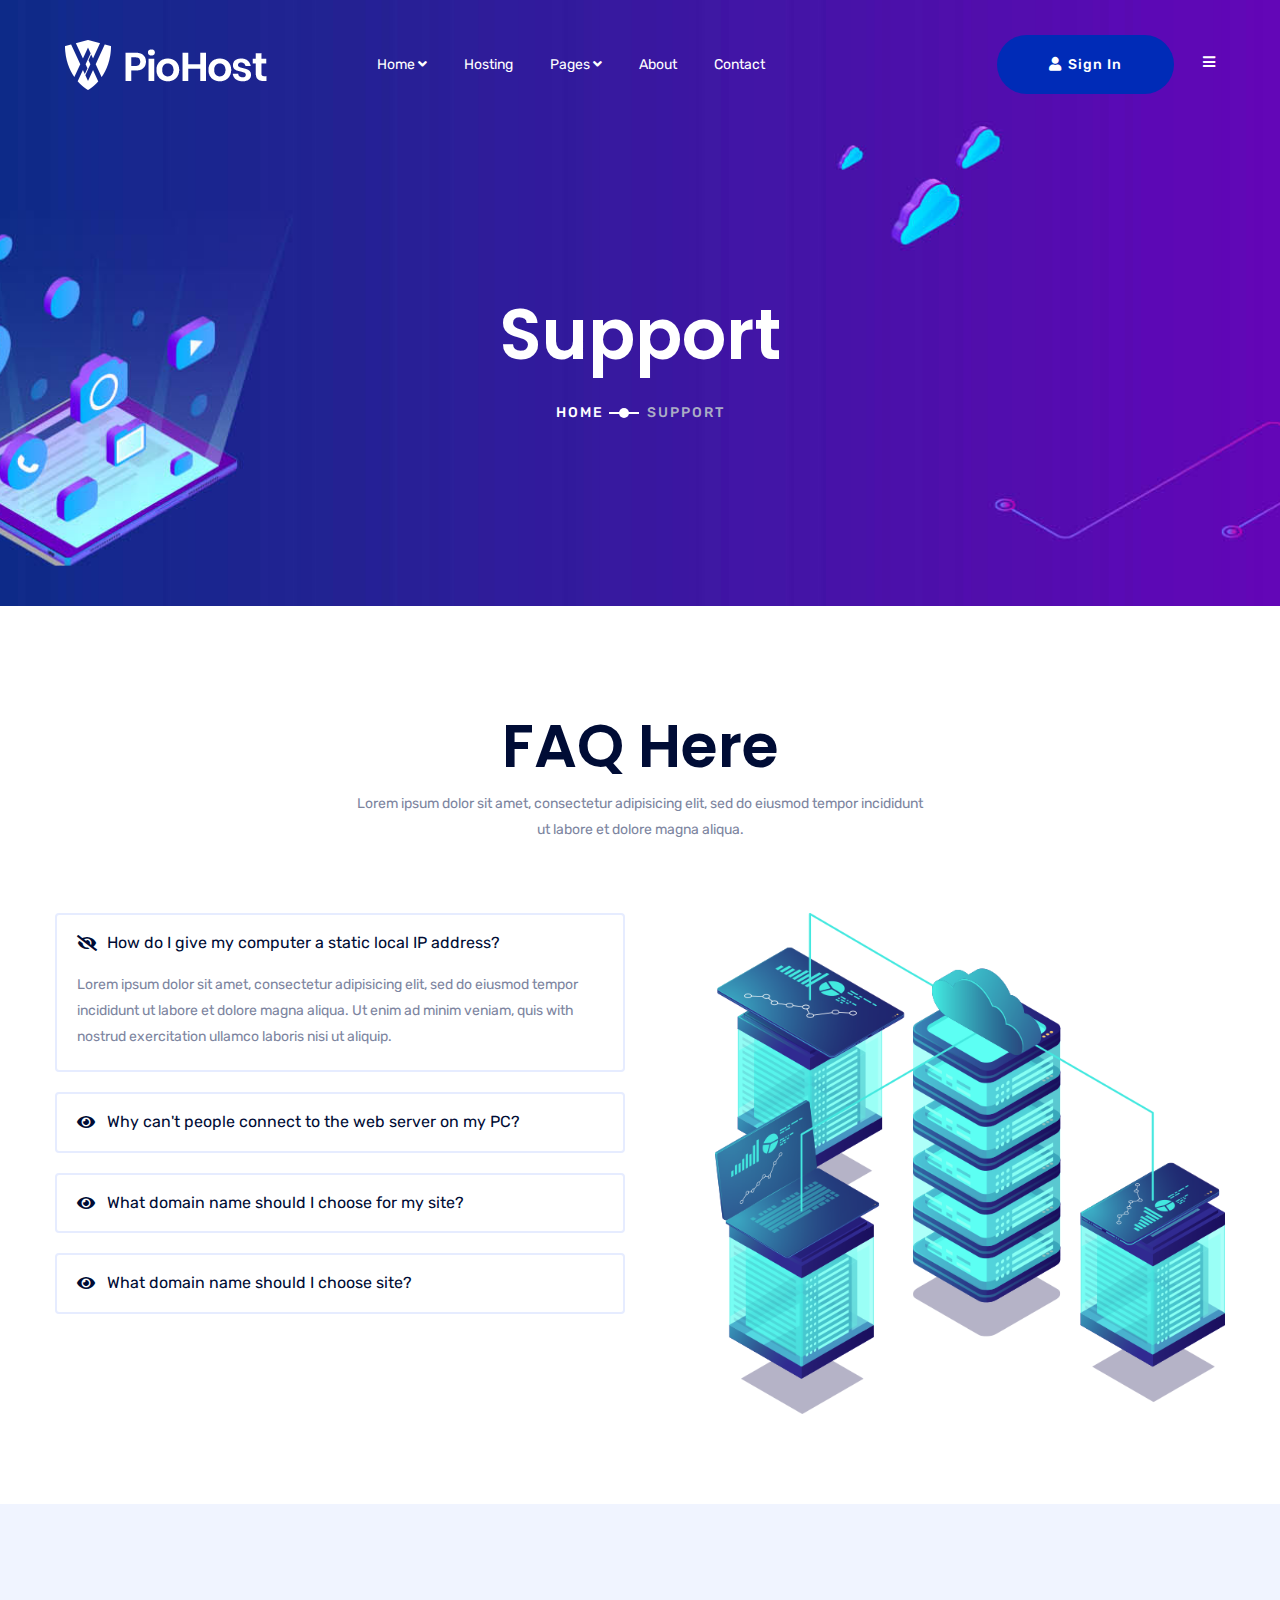
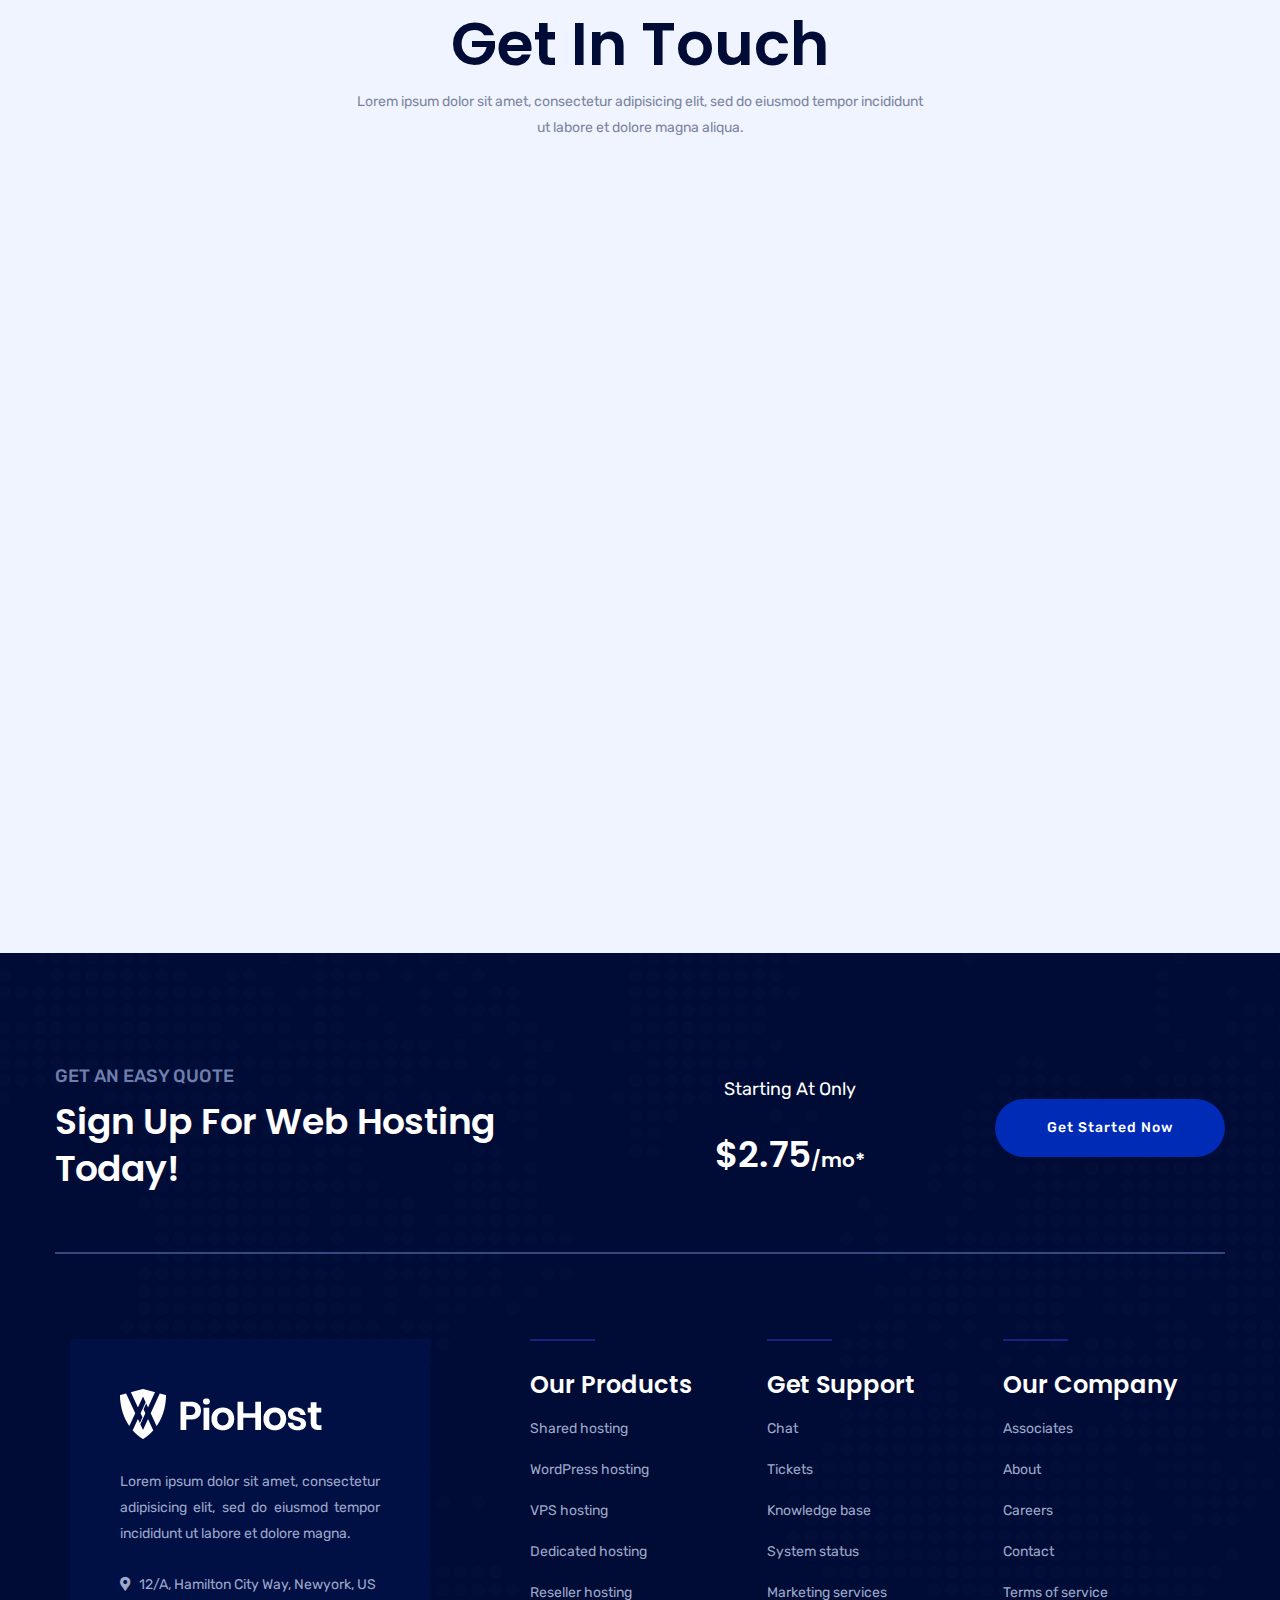
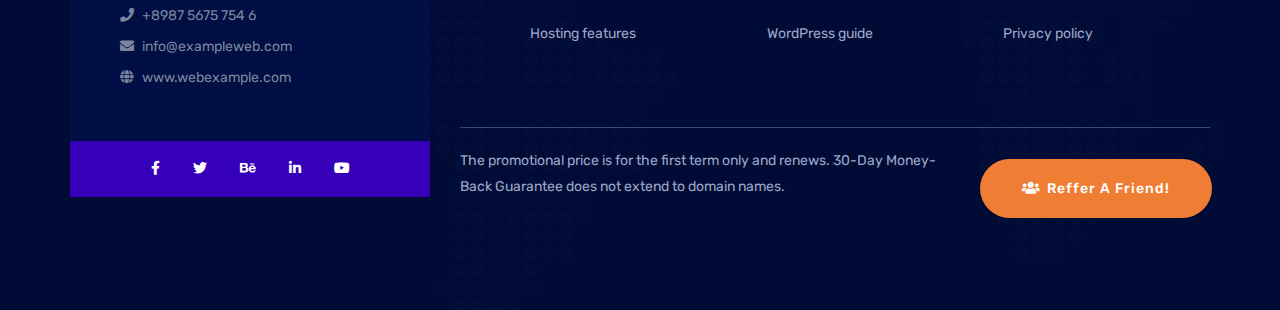
<file: support.html>
<!DOCTYPE html>
<html lang="en">
<head>
   <meta charset="utf-8">
   <meta http-equiv="X-UA-Compatible" content="IE=edge">
   <meta name="description" content="PioHost - Domain and Web Hosting HTML5 Template">
   <meta name="viewport" content="width=device-width, initial-scale=1">


<!-- Title -->
<title>Support-PioHost</title>

<!-- Favicon -->
<link rel="shortcut icon" type="image/x-icon" href="assets/img/favicon.png">


<!-- CSS Here -->
   <!-- SlickNav.css -->
   <link rel="stylesheet" href="assets/css/slicknav.min.css">
   <!-- MagnificPopup.css -->
   <link rel="stylesheet" href="assets/css/magnific-popup.css">
   <!-- SlickSlider.css -->
   <link rel="stylesheet" href="assets/css/slick.css">
   <!-- Animated.css -->
   <link rel="stylesheet" href="assets/css/animate.min.css">
   <!-- Owl.carousel.css -->
   <link rel="stylesheet" href="assets/css/owl.carousel-2.3.4.min.css">
   <!-- Fontawesome.css -->
   <link rel="stylesheet" href="assets/css/fontawesome-free-5.12.0.min.css">
   <!-- Bootstrap.css -->
   <link rel="stylesheet" href="assets/css/bootstrap-4.3.1.min.css">
   <!-- Default.css -->
   <link rel="stylesheet" href="assets/css/default.css">
   <!-- Style.css -->
   <link rel="stylesheet" href="assets/css/style.css">
   <!-- Responsive.css -->
   <link rel="stylesheet" href="assets/css/responsive.css">



   <!-- Jquery -->
   <script src="assets/js/jquery-3.4.1.min.js"></script>

</head>
<body>
<!-- Start Header Area -->
<header class="header-area theme-2 header-absolute header-space">
    <div class="container-fluid">
        <div class="header-wrapper">
            <div class="main-header pt-35 pb-35">
                <div class="row">
                    <div class="col-lg-3 d-flex align-items-center col-6">
                        <div class="site-logo">
                            <a href="index.html"><img src="assets/img/logo.png" alt=""></a>
                        </div>
                    </div>
                    <div class="col-6 d-block d-lg-none static">
                        <div class="show-mobile-menu"></div>
                    </div>
                    <div class="col-lg-6 d-none d-lg-block">
                        <nav>
                            <ul class="main-menu" id="mobile-menu">
                                <li><a href="index.html">Home  <i class="fas fa-angle-down"></i></a>
                                    <ul class="submenu">
                                        <li><a href="index.html">HomePage 01</a></li>
                                        <li><a href="home-2.html">HomePage 02</a></li>
                                        <li><a href="home-3.html">HomePage 03</a></li>
                                    </ul>
                                </li>
                                <li><a href="hosting.html">Hosting </a></li>
                                <li><a href="#"> Pages  <i class="fas fa-angle-down"></i></a>
                                    <ul class="submenu">
                                        <li><a href="affiliate.html">Affiliate</a></li>
                                        <li><a href="faq.html">FAQs</a></li>
                                        <li><a href="privacy.html">Privacy & policy</a></li>
                                        <li><a href="search-domain.html">Search Domain</a></li>
                                        <li><a href="support.html">Support</a></li>
                                        <li><a href="team.html">Team</a></li>
                                        <li><a href="login.html">Login</a></li>
                                        <li><a href="register.html">Register</a></li>
                                        <li><a href="recover.html">Recover</a></li>
                                    </ul>
                                </li>
                                <li><a href="about.html">About</a></li>
                                <li><a href="contact.html">Contact</a></li>
                            </ul>
                        </nav>
                    </div>
                    <div class="col-lg-3 d-none d-lg-block">
                        <div class="header-right">
                            <div class="bar float-right ">
                                <a class="info-bar" href="javascript:void(0)"><i class="fas fa-bars"></i></a>
                            </div>
                            <div class="header-btn float-right">
                                <a class="btn header-btn" href="#"><i class="fas fa-user"></i> Sign In</a>
                            </div>
                        </div>
                    </div>
                </div>
            </div>
        </div>
    </div>
</header>
<!-- info bar -->
<div class="extra-info">
    <div class="close-icon">
        <button>
            <i class="far fa-window-close"></i>
        </button>
    </div>
    <div class="logo-side mb-30">
        <a href="index.html">
            <img src="assets/img/logo.png" alt="" />
        </a>
    </div>
    <div class="side-info mb-30">
        <div class="contact-list mb-30">
            <h4>Office Address</h4>
            <p>123/A, Miranda City Likaoli
                Prikano, Dope</p>
        </div>
        <div class="contact-list mb-30">
            <h4>Phone Number</h4>
            <p>+0989 7876 9865 9</p>
            <p>+(090) 8765 86543 85</p>
        </div>
        <div class="contact-list mb-30">
            <h4>Email Address</h4>
            <p>info@example.com</p>
            <p>example.mail@hum.com</p>
        </div>
    </div>
    <div class="instagram">
        <a href="#">
            <img src="assets/img/info-bar/ins1.jpg" alt="">
        </a>
        <a href="#">
            <img src="assets/img/info-bar/ins2.jpg" alt="">
        </a>
        <a href="#">
            <img src="assets/img/info-bar/ins3.jpg" alt="">
        </a>
        <a href="#">
            <img src="assets/img/info-bar/ins4.jpg" alt="">
        </a>
        <a href="#">
            <img src="assets/img/info-bar/ins5.jpg" alt="">
        </a>
        <a href="#">
            <img src="assets/img/info-bar/ins1.jpg" alt="">
        </a>
    </div>
    <div class="social-icon-right mt-20">
        <a href="#">
            <i class="fab fa-facebook-f"></i>
        </a>
        <a href="#">
            <i class="fab fa-twitter"></i>
        </a>
        <a href="#">
            <i class="fab fa-google-plus-g"></i>
        </a>
        <a href="#">
            <i class="fab fa-instagram"></i>
        </a>
    </div>
</div>
<!-- info bar -->
<!-- End Header Area -->
<main>
    <!-- Start Breadcrumb Area -->
    <section class="breadcrumb-area" data-background="assets/img/hosting-bdc.jpg">
        <div class="container">
            <div class="row">
                <div class="col-12 text-center">
                    <div class="breadcrumb-text wow fadeInDown" data-wow-delay=".5s">
                        <h1>Support</h1>
                        <div class="breadcrumb-navigation">
                            <ul>
                                <li><a href="index.html">Home</a></li>
                                <li class="active"><a href="#">Support</a></li>
                            </ul>
                        </div>
                    </div>
                </div>
            </div>
        </div>
    </section>
    <!-- End Breadcrumb Area -->
    <!-- Start FAQ Area -->
    <section class="faq-area theme-2 pt-110 pb-90">
        <div class="container">
            <div class="row">
                <div class="col-lg-6 offset-lg-3">
                    <div class="section-title text-center mb-70">
                        <h2>FAQ Here</h2>
                        <p>Lorem ipsum dolor sit amet, consectetur adipisicing elit, sed do eiusmod
                            tempor incididunt ut labore et dolore magna aliqua. </p>
                    </div>
                </div>
            </div>
            <div class="row">
                <div class="col-lg-6">
                    <div class="faq-wrapper">                       
                       <div id="accordion" class="style-faq">
                            <div class="card">
                                <div class="card-header" id="headingOne">
                                    <h6 class="mb-0">
                                        <a data-toggle="collapse" href="" data-target="#collapse1" aria-expanded="true">
                                            How do I give my computer a static local IP address?
                                        </a>
                                    </h6>
                                </div>
                                <div id="collapse1" class="collapse show" aria-labelledby="headingOne" data-parent="#accordion">
                                    <div class="card-body">
                                        Lorem ipsum dolor sit amet, consectetur adipisicing elit, sed do eiusmod tempor incididunt ut labore et dolore magna aliqua. Ut enim ad minim veniam, quis with nostrud exercitation ullamco laboris nisi ut aliquip.
                                    </div>
                                </div>
                            </div>

                            <div class="card">
                                <div class="card-header" id="headingTwo">
                                    <h6 class="mb-0">
                                        <a data-toggle="collapse" href="" data-target="#collapse2" aria-expanded="false" class="collapsed">
                                            Why can't people connect to the web server on my PC?
                                        </a>
                                    </h6>
                                </div>
                                <div id="collapse2" class="collapse" aria-labelledby="headingTwo" data-parent="#accordion">
                                    <div class="card-body">
                                        Lorem ipsum dolor sit amet, consectetur adipisicing elit, sed do eiusmod tempor incididunt ut labore et dolore magna aliqua. Ut enim ad minim veniam, quis with nostrud exercitation ullamco laboris nisi ut aliquip.
                                    </div>
                                </div>
                            </div>

                            <div class="card">
                                <div class="card-header" id="headingThree">
                                    <h6 class="mb-0">
                                        <a data-toggle="collapse" href="" data-target="#collapse3" aria-expanded="false" class="collapsed">
                                            What domain name should I choose for my site?
                                        </a>
                                    </h6>
                                </div>
                                <div id="collapse3" class="collapse" aria-labelledby="headingThree" data-parent="#accordion">
                                    <div class="card-body">
                                        Lorem ipsum dolor sit amet, consectetur adipisicing elit, sed do eiusmod tempor incididunt ut labore et dolore magna aliqua. Ut enim ad minim veniam, quis with nostrud exercitation ullamco laboris nisi ut aliquip.
                                    </div>
                                </div>
                            </div>
                            <div class="card">
                                <div class="card-header" id="headingFour">
                                    <h6 class="mb-0">
                                        <a data-toggle="collapse" href="" data-target="#collapse4" aria-expanded="false" class="collapsed">
                                            What domain name should I choose site?
                                        </a>
                                    </h6>
                                </div>
                                <div id="collapse4" class="collapse" aria-labelledby="headingFour" data-parent="#accordion">
                                    <div class="card-body">
                                        Lorem ipsum dolor sit amet, consectetur adipisicing elit, sed do eiusmod tempor incididunt ut labore et dolore magna aliqua. Ut enim ad minim veniam, quis with nostrud exercitation ullamco laboris nisi ut aliquip.
                                    </div>
                                </div>
                            </div>
                        </div>
                    </div>
                </div>
                <div class="col-lg-6">
                    <img class="bounce-animate" src="assets/img/slider/home2-hosting.png" alt="">
                </div>
            </div>
        </div>
    </section>
    <!-- End FAQ Area -->
    <!-- Start Get In Touch Area -->
    <section class="get-in-touch-area pt-110 pb-110 gray-bg">
        <div class="container">
            <div class="row">
                <div class="col-lg-6 offset-lg-3">
                    <div class="section-title text-center mb-70">
                        <h2>Get In Touch</h2>
                        <p>Lorem ipsum dolor sit amet, consectetur adipisicing elit, sed do eiusmod
                            tempor incididunt ut labore et dolore magna aliqua. </p>
                    </div>
                </div>
            </div>
            <div class="contact-form wow fadeIn" data-wow-delay=".7s">
                <form id="contact-form" action="#">
                    <div class="row">
                        <div class="col-lg-6">
                            <div class="form-box user-icon mb-30">
                                <input type="text" name="name" placeholder="Your Name">
                            </div>
                        </div>
                        <div class="col-lg-6">
                            <div class="form-box email-icon mb-30">
                                <input type="text" name="email" placeholder="Your Email">
                            </div>
                        </div>
                        <div class="col-lg-6">
                            <div class="form-box phone-icon mb-30">
                                <input type="text" name="phone" placeholder="Your Phone">
                            </div>
                        </div>
                        <div class="col-lg-6">
                            <div class="form-box subject-icon mb-30">
                                <input type="text" name="subject" placeholder="Your Subject">
                            </div>
                        </div>
                        <div class="col-lg-12">
                            <div class="form-box message-icon mb-30">
                                <textarea name="message" id="message" cols="30" rows="10" placeholder="Your Message"></textarea>
                            </div>
                            <div class="contact-btn text-center">
                                <button class="btn btn-2 btn-icon ml-0" type="submit">get action</button>
                            </div>
                        </div>
                    </div>
                </form>
                <p class="ajax-response text-center"></p>
            </div>
        </div>
    </section>
    <!-- End Get In Touch Area -->
</main>
<!-- Start Footer Area -->
<footer class="footer-area pt-110 pb-80" data-overlay=".9" style="background-image: url(assets/img/footer-bg.png);">
<div class="container">
    <div class="footer-top mb-85">
        <div class="row align-items-center">
            <div class="col-lg-6 col-12">
                <div class="footer-signup-text">
                    <span>Get an easy quote</span>
                    <h2>Sign Up For Web Hosting Today!</h2>
                </div>
            </div>
            <div class="col-lg-3 col-md-6">
                <div class="signup-info text-left text-lg-center">
                    <span>Starting At Only</span>
                    <h4><span>$2.75</span>/mo*</h4>
                </div>
            </div>
            <div class="col-lg-3 col-md-6">
                <div class="footer-top-btn text-left text-md-right">
                    <a class="btn" href="#">Get Started Now</a>
                </div>
            </div>
        </div>
    </div>
    <div class="footer-bottom">
        <div class="container">
            <div class="row">
                <div class="col-lg-4">
                    <div class="footer-address-bar">
                        <div class="footer-logo">
                            <a href="index.html"><img src="assets/img/logo.png" alt=""></a>
                        </div>
                        <div class="address-bar-text">
                            <p>Lorem ipsum dolor sit amet, consectetur adipisicing elit, sed do eiusmod tempor incididunt ut labore et dolore magna. </p>
                        </div>
                        <div class="address-bar-address">
                            <ul>
                                <li><i class="fas fa-map-marker-alt"></i> 12/A, Hamilton City Way, Newyork, US</li>
                                <li><a href="tel:+89875675754 6"><i class="fas fa-phone"></i> +8987 5675 754 6</a></li>
                                <li><a href="mailto:info@exampleweb.com"><i class="fas fa-envelope"></i> info@exampleweb.com</a></li>
                                <li><a href="https://www.webexample.com"><i class="fas fa-globe"></i>  www.webexample.com</a></li>
                            </ul>
                        </div>
                    </div>
                    <div class="social-links text-center">
                        <a href="#" target="_blank"><i class="fab fa-facebook-f"></i></a>
                        <a href="#" target="_blank"><i class="fab fa-twitter"></i></a>
                        <a href="#" target="_blank"><i class="fab fa-behance"></i></a>
                        <a href="#" target="_blank"><i class="fab fa-linkedin-in"></i></a>
                        <a href="#" target="_blank"><i class="fab fa-youtube"></i></a>
                    </div>
                </div>
                <div class="col-lg-8">
                    <div class="footer-right-box">
                        <div class="row">
                            <div class="col-lg-4 col-md-4">
                                <div class="footer-widget">
                                    <span></span>
                                    <h4 class="widget-title">Our Products</h4>
                                    <ul class="footer-menu">
                                        <li><a href="#">Shared hosting</a></li>
                                        <li><a href="#">WordPress hosting</a></li>
                                        <li><a href="#">VPS hosting</a></li>
                                        <li><a href="#"> Dedicated hosting</a></li>
                                        <li><a href="#"> Reseller hosting</a></li>
                                        <li><a href="#">Hosting features</a></li>
                                    </ul>
                                </div>
                            </div>
                            <div class="col-lg-4 col-md-4">
                                <div class="footer-widget">
                                    <span></span>
                                    <h4 class="widget-title">Get Support</h4>
                                    <ul class="footer-menu">
                                        <li><a href="#">Chat</a></li>
                                        <li><a href="#"> Tickets</a></li>
                                        <li><a href="#">Knowledge base</a></li>
                                        <li><a href="#"> System status</a></li>
                                        <li><a href="#"> Marketing services</a></li>
                                        <li><a href="#">WordPress guide</a></li>
                                    </ul>
                                </div>
                            </div>
                            <div class="col-lg-4 col-md-4">
                                <div class="footer-widget">
                                    <span></span>
                                    <h4 class="widget-title">Our Company</h4>
                                    <ul class="footer-menu">
                                        <li><a href="#">Associates</a></li>
                                        <li><a href="#">  About</a></li>
                                        <li><a href="#"> Careers</a></li>
                                        <li><a href="#"> Contact</a></li>
                                        <li><a href="#">Terms of service</a></li>
                                        <li><a href="#"> Privacy policy</a></li>
                                    </ul>
                                </div>
                            </div>
                        </div>
                    </div>
                    <div class="row align-items-center">
                        <div class="col-lg-8">
                            <div class="footer-text mb-30">
                                <p>The promotional price is for the first term only and renews.
                                    30-Day Money-Back Guarantee does not extend to domain names.</p>
                            </div>
                        </div>
                        <div class="col-lg-4">
                            <div class="footer-orange-btn text-left text-lg-right">
                                <a href="#" class="btn"><i class="fas fa-users"></i>  Reffer A Friend!</a>
                            </div>
                        </div>
                    </div>
                </div>
            </div>
        </div>
    </div>
</div>
</footer>
<!-- End Footer Area -->
<!-- JS -->
   <!-- Popper.js -->
   <script src="assets/js/popper.min.js"></script>
   <!-- Bootstrap.js -->
   <script src="assets/js/bootstrap-4.3.1.min.js"></script>
   <!-- Plugin.js -->
   <script src="assets/js/plugins.js"></script>
   <!-- Modernizr.js -->
   <script src="assets/js/vendor/modernizr-3.5.0.min.js"></script>
   <!-- Waypoints.js -->
   <script src="assets/js/vendor/waypoints-4.0.1.min.js"></script>
   <!-- Wow.js -->
   <script src="assets/js/vendor/wow.min.js"></script>
   <!-- SlickSlider.js -->
   <script src="assets/js/vendor/slick.min.js"></script>
   <!-- ScrollUp.js -->
   <script src="assets/js/vendor/scrollUp.min.js"></script>
   <!-- MagnificPopup.js -->
   <script src="assets/js/vendor/magnific-popup.min.js"></script>
   <!-- SlickNav.js -->
   <script src="assets/js/vendor/slicknav.min.js"></script>

   <!-- Main.js -->
   <script src="assets/js/main.js"></script>
</body>
</html>
</file>
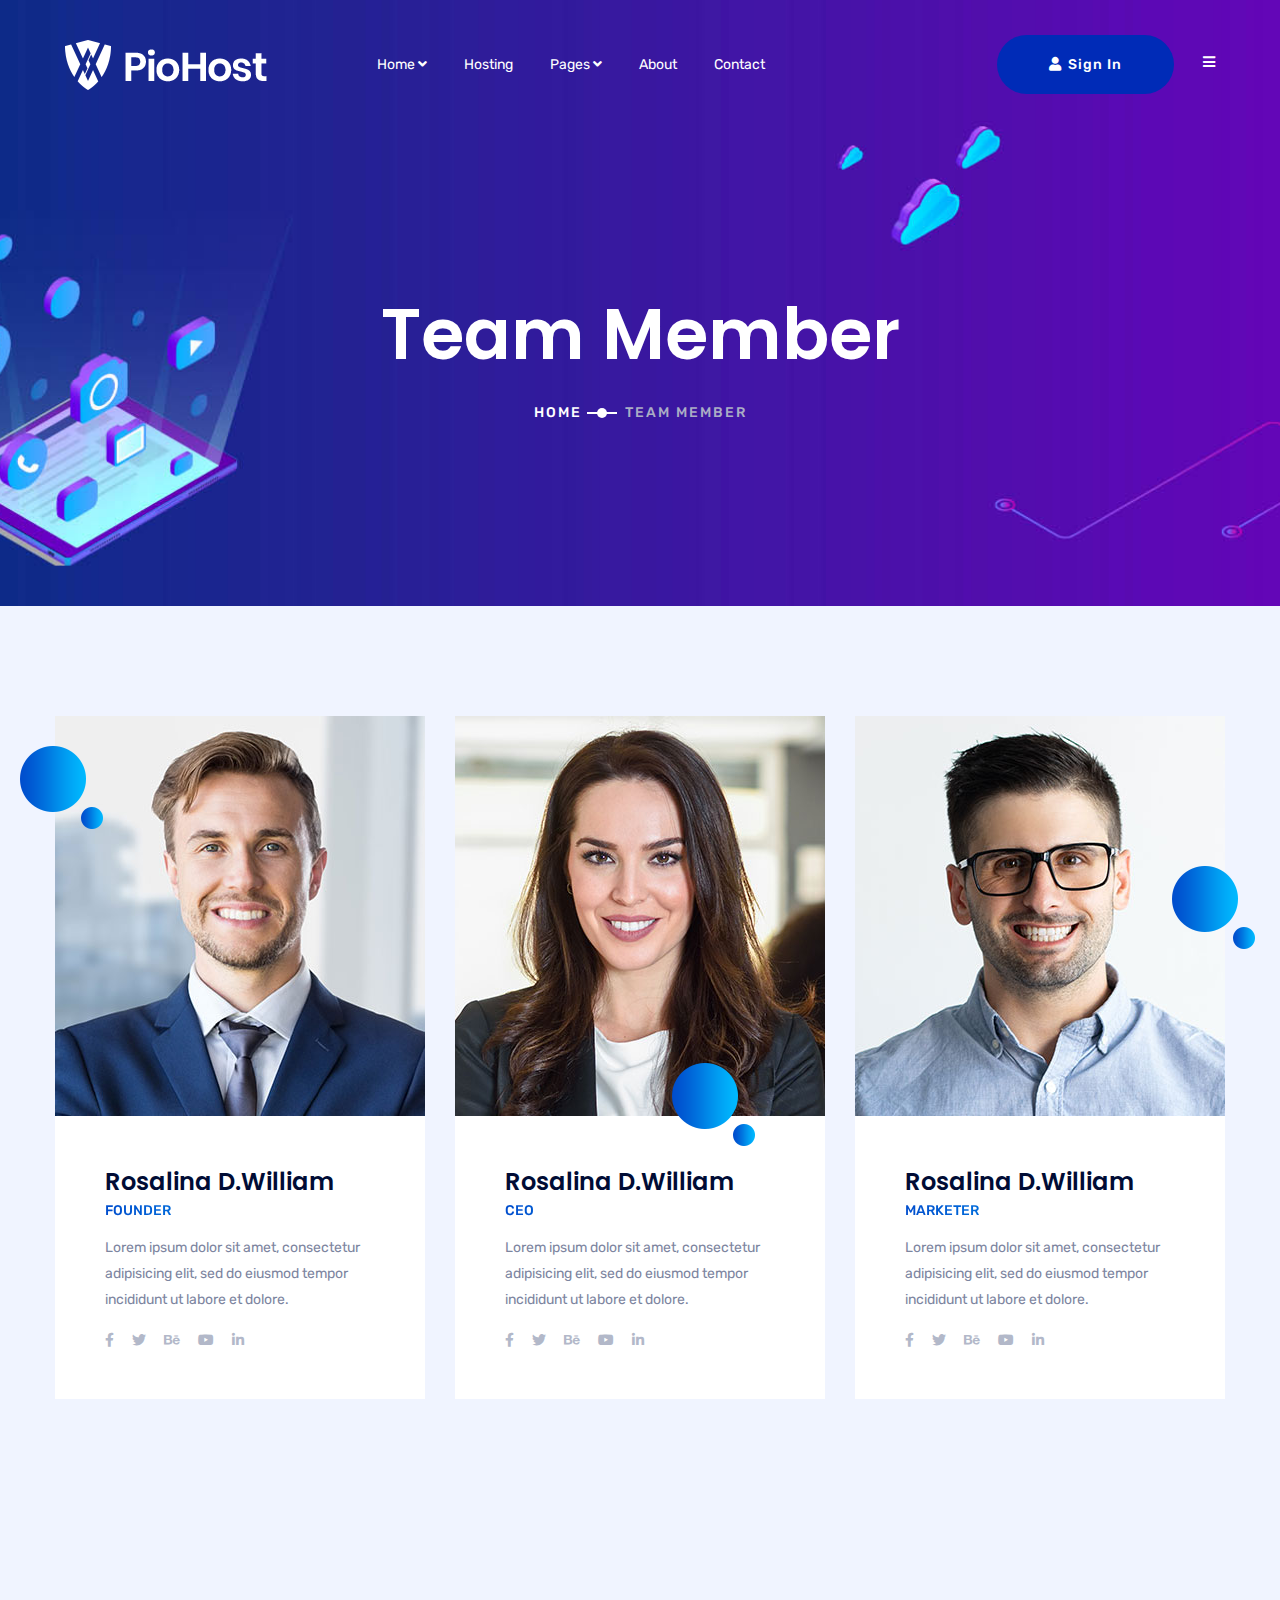
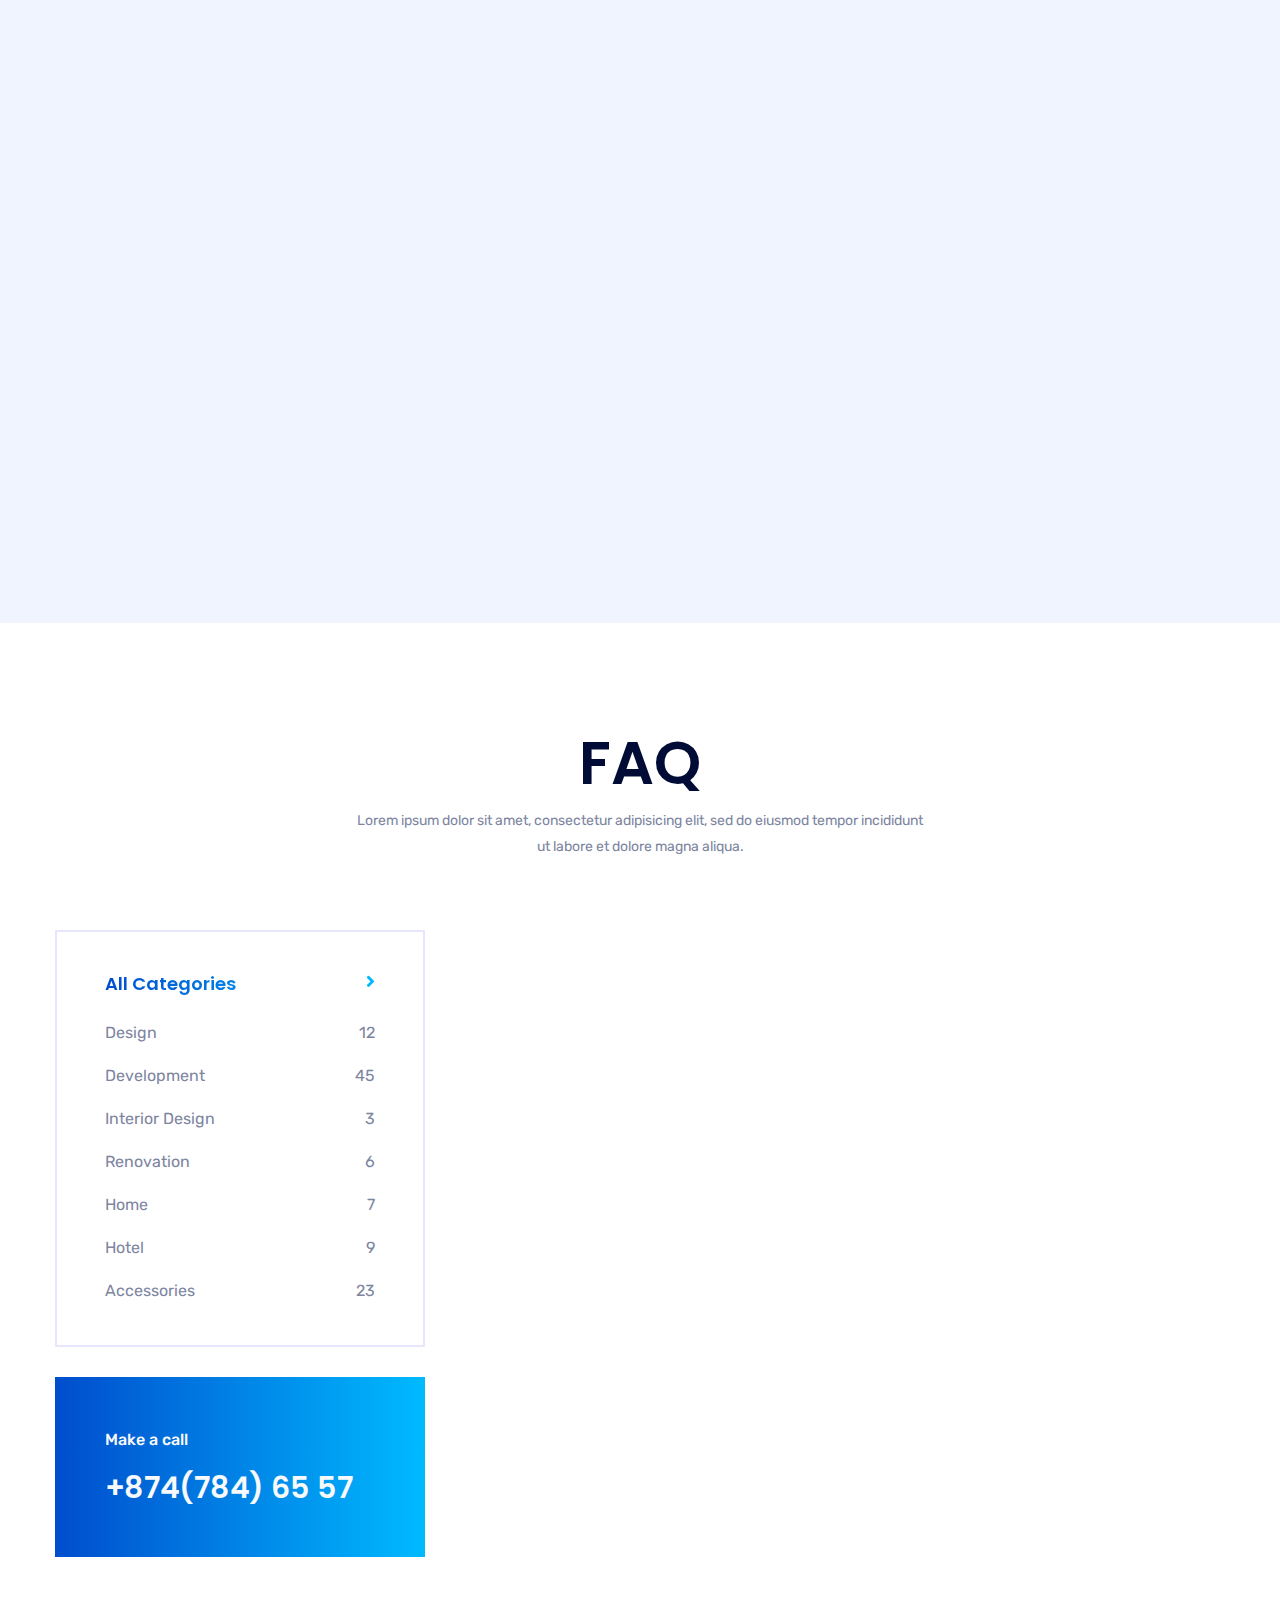
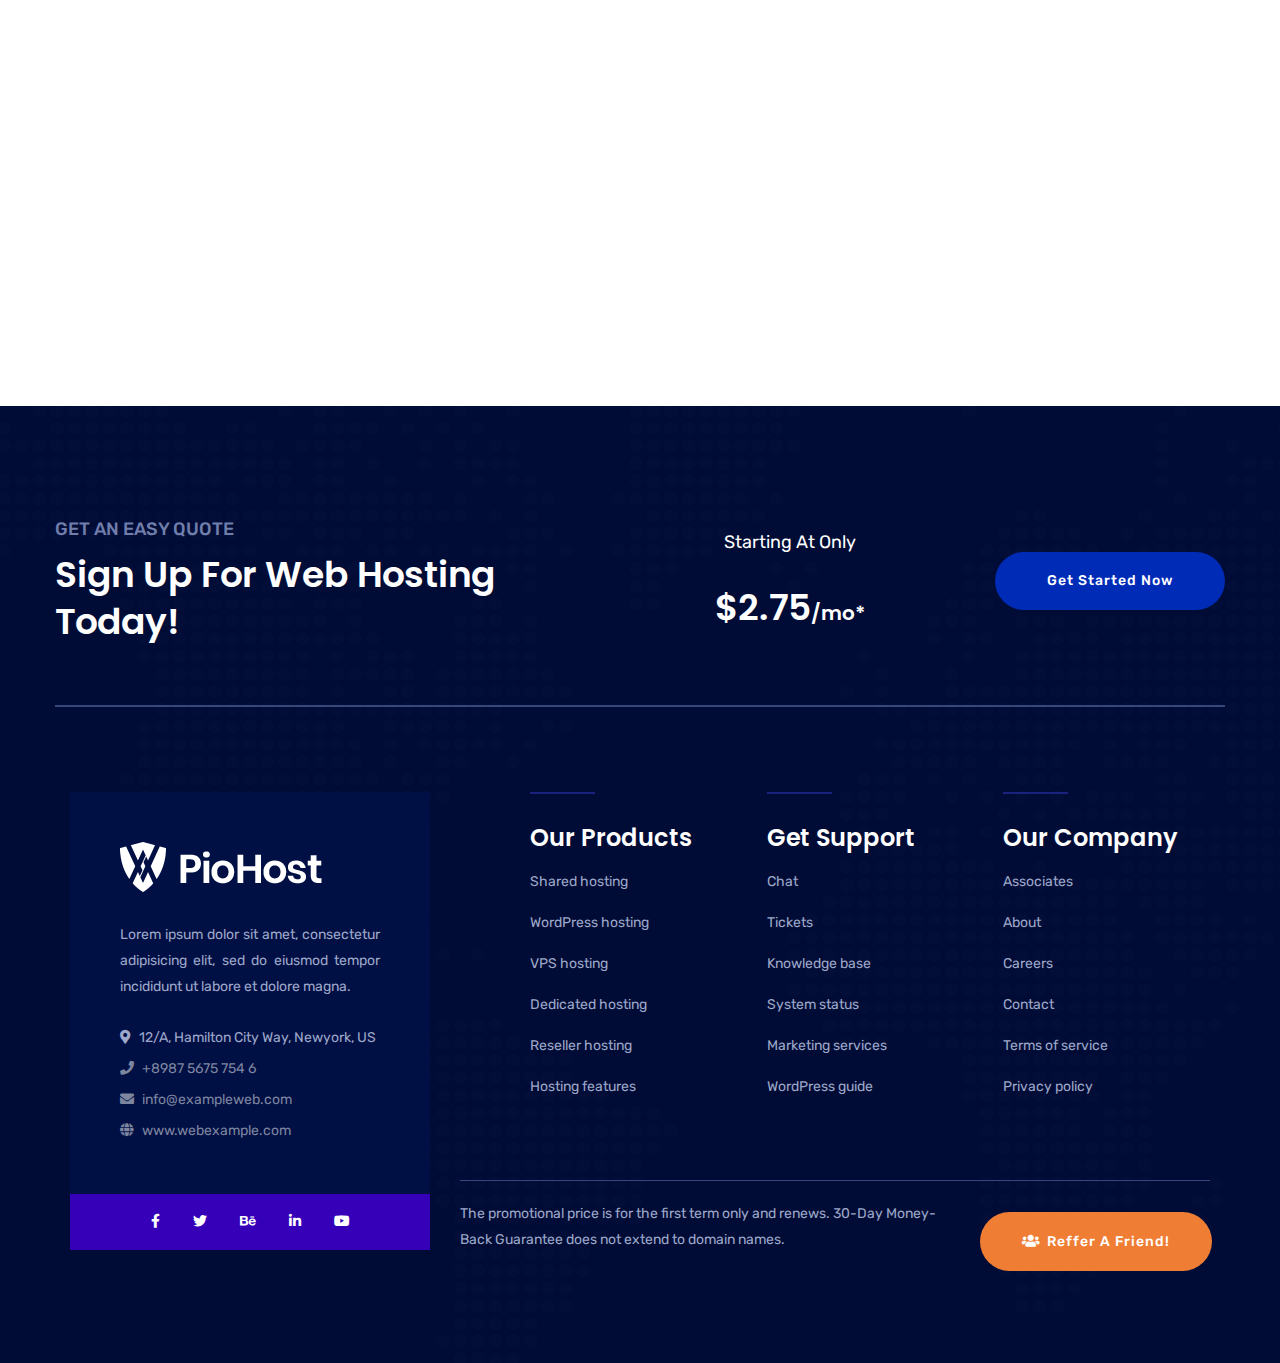
<file: team.html>
<!DOCTYPE html>
<html lang="en">
<head>
   <meta charset="utf-8">
   <meta http-equiv="X-UA-Compatible" content="IE=edge">
   <meta name="description" content="PioHost - Domain and Web Hosting HTML5 Template">
   <meta name="viewport" content="width=device-width, initial-scale=1">


<!-- Title -->
<title>Team-PioHost</title>

<!-- Favicon -->
<link rel="shortcut icon" type="image/x-icon" href="assets/img/favicon.png">


<!-- CSS Here -->
   <!-- SlickNav.css -->
   <link rel="stylesheet" href="assets/css/slicknav.min.css">
   <!-- MagnificPopup.css -->
   <link rel="stylesheet" href="assets/css/magnific-popup.css">
   <!-- SlickSlider.css -->
   <link rel="stylesheet" href="assets/css/slick.css">
   <!-- Animated.css -->
   <link rel="stylesheet" href="assets/css/animate.min.css">
   <!-- Owl.carousel.css -->
   <link rel="stylesheet" href="assets/css/owl.carousel-2.3.4.min.css">
   <!-- Fontawesome.css -->
   <link rel="stylesheet" href="assets/css/fontawesome-free-5.12.0.min.css">
   <!-- Bootstrap.css -->
   <link rel="stylesheet" href="assets/css/bootstrap-4.3.1.min.css">
   <!-- Default.css -->
   <link rel="stylesheet" href="assets/css/default.css">
   <!-- Style.css -->
   <link rel="stylesheet" href="assets/css/style.css">
   <!-- Responsive.css -->
   <link rel="stylesheet" href="assets/css/responsive.css">


   <!-- Jquery -->
   <script src="assets/js/jquery-3.4.1.min.js"></script>

</head>
<body>
<!-- Start Header Area -->
<header class="header-area theme-2 header-absolute header-space">
    <div class="container-fluid">
        <div class="header-wrapper">
            <div class="main-header pt-35 pb-35">
                <div class="row">
                    <div class="col-lg-3 d-flex align-items-center col-6">
                        <div class="site-logo">
                            <a href="index.html"><img src="assets/img/logo.png" alt=""></a>
                        </div>
                    </div>
                    <div class="col-6 d-block d-lg-none static">
                        <div class="show-mobile-menu"></div>
                    </div>
                    <div class="col-lg-6 d-none d-lg-block">
                        <nav>
                            <ul class="main-menu" id="mobile-menu">
                                <li><a href="index.html">Home  <i class="fas fa-angle-down"></i></a>
                                    <ul class="submenu">
                                        <li><a href="index.html">HomePage 01</a></li>
                                        <li><a href="home-2.html">HomePage 02</a></li>
                                        <li><a href="home-3.html">HomePage 03</a></li>
                                    </ul>
                                </li>
                                <li><a href="hosting.html">Hosting </a></li>
                                <li><a href="#"> Pages  <i class="fas fa-angle-down"></i></a>
                                    <ul class="submenu">
                                        <li><a href="affiliate.html">Affiliate</a></li>
                                        <li><a href="faq.html">FAQs</a></li>
                                        <li><a href="privacy.html">Privacy & policy</a></li>
                                        <li><a href="search-domain.html">Search Domain</a></li>
                                        <li><a href="support.html">Support</a></li>
                                        <li><a href="team.html">Team</a></li>
                                        <li><a href="login.html">Login</a></li>
                                        <li><a href="register.html">Register</a></li>
                                        <li><a href="recover.html">Recover</a></li>
                                    </ul>
                                </li>
                                <li><a href="about.html">About</a></li>
                                <li><a href="contact.html">Contact</a></li>
                            </ul>
                        </nav>
                    </div>
                    <div class="col-lg-3 d-none d-lg-block">
                        <div class="header-right">
                            <div class="bar float-right ">
                                <a class="info-bar" href="javascript:void(0)"><i class="fas fa-bars"></i></a>
                            </div>
                            <div class="header-btn float-right">
                                <a class="btn header-btn" href="#"><i class="fas fa-user"></i> Sign In</a>
                            </div>
                        </div>
                    </div>
                </div>
            </div>
        </div>
    </div>
</header>
<!-- info bar -->
<div class="extra-info">
    <div class="close-icon">
        <button>
            <i class="far fa-window-close"></i>
        </button>
    </div>
    <div class="logo-side mb-30">
        <a href="index.html">
            <img src="assets/img/logo.png" alt="" />
        </a>
    </div>
    <div class="side-info mb-30">
        <div class="contact-list mb-30">
            <h4>Office Address</h4>
            <p>123/A, Miranda City Likaoli
                Prikano, Dope</p>
        </div>
        <div class="contact-list mb-30">
            <h4>Phone Number</h4>
            <p>+0989 7876 9865 9</p>
            <p>+(090) 8765 86543 85</p>
        </div>
        <div class="contact-list mb-30">
            <h4>Email Address</h4>
            <p>info@example.com</p>
            <p>example.mail@hum.com</p>
        </div>
    </div>
    <div class="instagram">
        <a href="#">
            <img src="assets/img/info-bar/ins1.jpg" alt="">
        </a>
        <a href="#">
            <img src="assets/img/info-bar/ins2.jpg" alt="">
        </a>
        <a href="#">
            <img src="assets/img/info-bar/ins3.jpg" alt="">
        </a>
        <a href="#">
            <img src="assets/img/info-bar/ins4.jpg" alt="">
        </a>
        <a href="#">
            <img src="assets/img/info-bar/ins5.jpg" alt="">
        </a>
        <a href="#">
            <img src="assets/img/info-bar/ins1.jpg" alt="">
        </a>
    </div>
    <div class="social-icon-right mt-20">
        <a href="#">
            <i class="fab fa-facebook-f"></i>
        </a>
        <a href="#">
            <i class="fab fa-twitter"></i>
        </a>
        <a href="#">
            <i class="fab fa-google-plus-g"></i>
        </a>
        <a href="#">
            <i class="fab fa-instagram"></i>
        </a>
    </div>
</div>
<!-- info bar -->
<!-- End Header Area -->
<main>
    <!-- Start Breadcrumb Area -->
    <section class="breadcrumb-area" data-background="assets/img/hosting-bdc.jpg">
        <div class="container">
            <div class="row">
                <div class="col-12 text-center">
                    <div class="breadcrumb-text wow fadeInDown" data-wow-delay=".5s">
                        <h1>Team Member</h1>
                        <div class="breadcrumb-navigation">
                            <ul>
                                <li><a href="index.html">Home</a></li>
                                <li class="active"><a href="#">Team Member</a></li>
                            </ul>
                        </div>
                    </div>
                </div>
            </div>
        </div>
    </section>
    <!-- End Breadcrumb Area -->
    <!-- Start Team Area -->
    <section class="team-area gray-bg pt-110 pb-80">
        <div class="container">
            <div class="row">
                <div class="col-lg-4 col-md-6">
                    <div class="our-team-wrapper mb-30 wow fadeInUp" data-wow-delay=".3s">
                        <div class="team-img position-relative">
                            <img src="assets/img/team/team01.jpg" alt="">
                            <div class="img-shape shape-1">
                                <img src="assets/img/team/team-shape.png" alt="">
                            </div>
                        </div>
                        <div class="team-content">
                            <h2>Rosalina D.William <span>founder</span></h2>
                            <p>Lorem ipsum dolor sit amet, consectetur adipisicing elit, sed do eiusmod tempor incididunt ut labore et dolore.</p>
                            <ul class="team-social-links">
                                <li><a href="#"><i class="fab fa-facebook-f"></i></a></li>
                                <li><a href="#"><i class="fab fa-twitter"></i></a></li>
                                <li><a href="#"><i class="fab fa-behance"></i></a></li>
                                <li><a href="#"><i class="fab fa-youtube"></i></a></li>
                                <li><a href="#"><i class="fab fa-linkedin-in"></i></a></li>
                            </ul>
                        </div>
                    </div>
                </div>
                <div class="col-lg-4 col-md-6">
                    <div class="our-team-wrapper mb-30 wow fadeInUp" data-wow-delay=".5s">
                        <div class="team-img position-relative">
                            <img src="assets/img/team/team02.jpg" alt="">
                            <div class="img-shape shape-2">
                                <img src="assets/img/team/team-shape.png" alt="">
                            </div>
                        </div>
                        <div class="team-content">
                            <h2>Rosalina D.William <span>ceo</span></h2>
                            <p>Lorem ipsum dolor sit amet, consectetur adipisicing elit, sed do eiusmod tempor incididunt ut labore et dolore.</p>
                            <ul class="team-social-links">
                                <li><a href="#"><i class="fab fa-facebook-f"></i></a></li>
                                <li><a href="#"><i class="fab fa-twitter"></i></a></li>
                                <li><a href="#"><i class="fab fa-behance"></i></a></li>
                                <li><a href="#"><i class="fab fa-youtube"></i></a></li>
                                <li><a href="#"><i class="fab fa-linkedin-in"></i></a></li>
                            </ul>
                        </div>
                    </div>
                </div>
                <div class="col-lg-4 col-md-6">
                    <div class="our-team-wrapper mb-30 wow fadeInUp" data-wow-delay=".7s">
                        <div class="team-img position-relative">
                            <img src="assets/img/team/team03.jpg" alt="">
                            <div class="img-shape shape-3">
                                <img src="assets/img/team/team-shape.png" alt="">
                            </div>
                        </div>
                        <div class="team-content">
                            <h2>Rosalina D.William <span>marketer</span></h2>
                            <p>Lorem ipsum dolor sit amet, consectetur adipisicing elit, sed do eiusmod tempor incididunt ut labore et dolore.</p>
                            <ul class="team-social-links">
                                <li><a href="#"><i class="fab fa-facebook-f"></i></a></li>
                                <li><a href="#"><i class="fab fa-twitter"></i></a></li>
                                <li><a href="#"><i class="fab fa-behance"></i></a></li>
                                <li><a href="#"><i class="fab fa-youtube"></i></a></li>
                                <li><a href="#"><i class="fab fa-linkedin-in"></i></a></li>
                            </ul>
                        </div>
                    </div>
                </div>
                <div class="col-lg-4 col-md-6">
                    <div class="our-team-wrapper mb-30 wow fadeInUp" data-wow-delay=".9s">
                        <div class="team-img position-relative">
                            <img src="assets/img/team/team04.jpg" alt="">
                            <div class="img-shape shape-4">
                                <img src="assets/img/team/team-shape.png" alt="">
                            </div>
                        </div>
                        <div class="team-content">
                            <h2>Kohinur Tabassum <span>marketer</span></h2>
                            <p>Lorem ipsum dolor sit amet, consectetur adipisicing elit, sed do eiusmod tempor incididunt ut labore et dolore.</p>
                            <ul class="team-social-links">
                                <li><a href="#"><i class="fab fa-facebook-f"></i></a></li>
                                <li><a href="#"><i class="fab fa-twitter"></i></a></li>
                                <li><a href="#"><i class="fab fa-behance"></i></a></li>
                                <li><a href="#"><i class="fab fa-youtube"></i></a></li>
                                <li><a href="#"><i class="fab fa-linkedin-in"></i></a></li>
                            </ul>
                        </div>
                    </div>
                </div>
                <div class="col-lg-4 col-md-6">
                    <div class="our-team-wrapper mb-30 wow fadeInUp" data-wow-delay="1.1s">
                        <div class="team-img position-relative">
                            <img src="assets/img/team/team05.jpg" alt="">
                            <div class="img-shape shape-5">
                                <img src="assets/img/team/team-shape.png" alt="">
                            </div>
                        </div>
                        <div class="team-content">
                            <h2>Mehedi Hasan <span>coder</span></h2>
                            <p>Lorem ipsum dolor sit amet, consectetur adipisicing elit, sed do eiusmod tempor incididunt ut labore et dolore.</p>
                            <ul class="team-social-links">
                                <li><a href="#"><i class="fab fa-facebook-f"></i></a></li>
                                <li><a href="#"><i class="fab fa-twitter"></i></a></li>
                                <li><a href="#"><i class="fab fa-behance"></i></a></li>
                                <li><a href="#"><i class="fab fa-youtube"></i></a></li>
                                <li><a href="#"><i class="fab fa-linkedin-in"></i></a></li>
                            </ul>
                        </div>
                    </div>
                </div>
                <div class="col-lg-4 col-md-6">
                    <div class="our-team-wrapper mb-30 wow fadeInUp" data-wow-delay="1.3s">
                        <div class="team-img position-relative">
                            <img src="assets/img/team/team06.jpg" alt="">
                            <div class="img-shape shape-6">
                                <img src="assets/img/team/team-shape.png" alt="">
                            </div>
                        </div>
                        <div class="team-content">
                            <h2>Afroza Akter <span>designer</span></h2>
                            <p>Lorem ipsum dolor sit amet, consectetur adipisicing elit, sed do eiusmod tempor incididunt ut labore et dolore.</p>
                            <ul class="team-social-links">
                                <li><a href="#"><i class="fab fa-facebook-f"></i></a></li>
                                <li><a href="#"><i class="fab fa-twitter"></i></a></li>
                                <li><a href="#"><i class="fab fa-behance"></i></a></li>
                                <li><a href="#"><i class="fab fa-youtube"></i></a></li>
                                <li><a href="#"><i class="fab fa-linkedin-in"></i></a></li>
                            </ul>
                        </div>
                    </div>
                </div>
            </div>
        </div>
    </section>
    <!-- End Team Area -->
    <!-- Start FAQ Area -->
    <section class="faq-area-about pt-110 pb-80">
        <div class="container">
            <div class="row">
                <div class="col-lg-6 offset-lg-3">
                    <div class="section-title text-center mb-70">
                        <h2>FAQ</h2>
                        <p>Lorem ipsum dolor sit amet, consectetur adipisicing elit, sed do eiusmod
                            tempor incididunt ut labore et dolore magna aliqua. </p>
                    </div>
                </div>
            </div>
            <div class="row">
                <div class="col-lg-4">
                    <div class="about-widget">
                        <div class="widget-wrapper mb-30">
                            <div class="widget-title">
                                <h5>All Categories <i class="fas fa-angle-right"></i></h5>
                            </div>
                            <ul class="categories">
                                <li class="cat-item"><a href="#">Design<span class="count">12</span></a></li>
                                <li class="cat-item"><a href="#">Development<span class="count">45</span></a></li>
                                <li class="cat-item"><a href="#">Interior Design<span class="count">3</span></a></li>
                                <li class="cat-item"><a href="#">Renovation<span class="count">6</span></a></li>
                                <li class="cat-item"><a href="#">Home<span class="count">7</span></a></li>
                                <li class="cat-item"><a href="#">Hotel<span class="count">9</span></a></li>
                                <li class="cat-item"><a href="#">Accessories<span class="count">23</span></a></li>
                            </ul>
                        </div>
                        <div class="make-call mb-30">
                            <span class="text-light">Make a call</span>
                            <h4 class="text-light"><a href="tel:+8747846557">+874(784) 65 57</a></h4>
                        </div>
                    </div>
                </div>
                <div class="col-lg-8">
                    <div class="row">
                        <div class="col-lg-6">
                            <div class="single-faq-box mb-30 wow fadeInUp" data-wow-delay=".3s">
                                <div class="faq-title">
                                    <span>01</span>
                                    <h5>Lorem ipsum dolor sit amet, consectetur adipisicing.</h5>
                                </div>
                                <div class="faq-content">
                                    <p>Lorem ipsum dolor sit amet, consecte tur adipisicing elit, sed do eiusmod tempor
                                        incididunt ut labore et dolore magna
                                        aliqua. Ut enim ad minim veniam, quis nostrud exercitation</p>
                                </div>
                            </div>
                        </div>
                        <div class="col-lg-6">
                            <div class="single-faq-box mb-30 wow fadeInUp" data-wow-delay=".5s">
                                <div class="faq-title">
                                    <span>02</span>
                                    <h5>Lorem ipsum dolor sit amet, consectetur adipisicing.</h5>
                                </div>
                                <div class="faq-content">
                                    <p>Lorem ipsum dolor sit amet, consecte tur adipisicing elit, sed do eiusmod tempor
                                        incididunt ut labore et dolore magna
                                        aliqua. Ut enim ad minim veniam, quis nostrud exercitation</p>
                                </div>
                            </div>
                        </div>
                        <div class="col-lg-6">
                            <div class="single-faq-box mb-30 wow fadeInUp" data-wow-delay=".7s">
                                <div class="faq-title">
                                    <span>03</span>
                                    <h5>Lorem ipsum dolor sit amet, consectetur adipisicing.</h5>
                                </div>
                                <div class="faq-content">
                                    <p>Lorem ipsum dolor sit amet, consecte tur adipisicing elit, sed do eiusmod tempor
                                        incididunt ut labore et dolore magna
                                        aliqua. Ut enim ad minim veniam, quis nostrud exercitation</p>
                                </div>
                            </div>
                        </div>
                        <div class="col-lg-6">
                            <div class="single-faq-box mb-30 wow fadeInUp" data-wow-delay=".9s">
                                <div class="faq-title">
                                    <span>04</span>
                                    <h5>Lorem ipsum dolor sit amet, consectetur adipisicing.</h5>
                                </div>
                                <div class="faq-content">
                                    <p>Lorem ipsum dolor sit amet, consecte tur adipisicing elit, sed do eiusmod tempor
                                        incididunt ut labore et dolore magna
                                        aliqua. Ut enim ad minim veniam, quis nostrud exercitation</p>
                                </div>
                            </div>
                        </div>
                        <div class="col-lg-6">
                            <div class="single-faq-box mb-30 wow fadeInUp" data-wow-delay="1.1s">
                                <div class="faq-title">
                                    <span>05</span>
                                    <h5>Lorem ipsum dolor sit amet, consectetur adipisicing.</h5>
                                </div>
                                <div class="faq-content">
                                    <p>Lorem ipsum dolor sit amet, consecte tur adipisicing elit, sed do eiusmod tempor
                                        incididunt ut labore et dolore magna
                                        aliqua. Ut enim ad minim veniam, quis nostrud exercitation</p>
                                </div>
                            </div>
                        </div>
                        <div class="col-lg-6">
                            <div class="single-faq-box mb-30 wow fadeInUp" data-wow-delay="1.3s">
                                <div class="faq-title">
                                    <span>06</span>
                                    <h5>Lorem ipsum dolor sit amet, consectetur adipisicing.</h5>
                                </div>
                                <div class="faq-content">
                                    <p>Lorem ipsum dolor sit amet, consecte tur adipisicing elit, sed do eiusmod tempor
                                        incididunt ut labore et dolore magna
                                        aliqua. Ut enim ad minim veniam, quis nostrud exercitation</p>
                                </div>
                            </div>
                        </div>
                    </div>
                </div>
            </div>
        </div>
    </section>
    <!-- End FAQ Area -->
</main>
<!-- Start Footer Area -->
<footer class="footer-area pt-110 pb-80" data-overlay=".9" style="background-image: url(assets/img/footer-bg.png);">
<div class="container">
    <div class="footer-top mb-85">
        <div class="row align-items-center">
            <div class="col-lg-6 col-12">
                <div class="footer-signup-text">
                    <span>Get an easy quote</span>
                    <h2>Sign Up For Web Hosting Today!</h2>
                </div>
            </div>
            <div class="col-lg-3 col-md-6">
                <div class="signup-info text-left text-lg-center">
                    <span>Starting At Only</span>
                    <h4><span>$2.75</span>/mo*</h4>
                </div>
            </div>
            <div class="col-lg-3 col-md-6">
                <div class="footer-top-btn text-left text-md-right">
                    <a class="btn" href="#">Get Started Now</a>
                </div>
            </div>
        </div>
    </div>
    <div class="footer-bottom">
        <div class="container">
            <div class="row">
                <div class="col-lg-4">
                    <div class="footer-address-bar">
                        <div class="footer-logo">
                            <a href="index.html"><img src="assets/img/logo.png" alt=""></a>
                        </div>
                        <div class="address-bar-text">
                            <p>Lorem ipsum dolor sit amet, consectetur adipisicing elit, sed do eiusmod tempor incididunt ut labore et dolore magna. </p>
                        </div>
                        <div class="address-bar-address">
                            <ul>
                                <li><i class="fas fa-map-marker-alt"></i> 12/A, Hamilton City Way, Newyork, US</li>
                                <li><a href="tel:+89875675754 6"><i class="fas fa-phone"></i> +8987 5675 754 6</a></li>
                                <li><a href="mailto:info@exampleweb.com"><i class="fas fa-envelope"></i> info@exampleweb.com</a></li>
                                <li><a href="https://www.webexample.com"><i class="fas fa-globe"></i>  www.webexample.com</a></li>
                            </ul>
                        </div>
                    </div>
                    <div class="social-links text-center">
                        <a href="#" target="_blank"><i class="fab fa-facebook-f"></i></a>
                        <a href="#" target="_blank"><i class="fab fa-twitter"></i></a>
                        <a href="#" target="_blank"><i class="fab fa-behance"></i></a>
                        <a href="#" target="_blank"><i class="fab fa-linkedin-in"></i></a>
                        <a href="#" target="_blank"><i class="fab fa-youtube"></i></a>
                    </div>
                </div>
                <div class="col-lg-8">
                    <div class="footer-right-box">
                        <div class="row">
                            <div class="col-lg-4 col-md-4">
                                <div class="footer-widget">
                                    <span></span>
                                    <h4 class="widget-title">Our Products</h4>
                                    <ul class="footer-menu">
                                        <li><a href="#">Shared hosting</a></li>
                                        <li><a href="#">WordPress hosting</a></li>
                                        <li><a href="#">VPS hosting</a></li>
                                        <li><a href="#"> Dedicated hosting</a></li>
                                        <li><a href="#"> Reseller hosting</a></li>
                                        <li><a href="#">Hosting features</a></li>
                                    </ul>
                                </div>
                            </div>
                            <div class="col-lg-4 col-md-4">
                                <div class="footer-widget">
                                    <span></span>
                                    <h4 class="widget-title">Get Support</h4>
                                    <ul class="footer-menu">
                                        <li><a href="#">Chat</a></li>
                                        <li><a href="#"> Tickets</a></li>
                                        <li><a href="#">Knowledge base</a></li>
                                        <li><a href="#"> System status</a></li>
                                        <li><a href="#"> Marketing services</a></li>
                                        <li><a href="#">WordPress guide</a></li>
                                    </ul>
                                </div>
                            </div>
                            <div class="col-lg-4 col-md-4">
                                <div class="footer-widget">
                                    <span></span>
                                    <h4 class="widget-title">Our Company</h4>
                                    <ul class="footer-menu">
                                        <li><a href="#">Associates</a></li>
                                        <li><a href="#">  About</a></li>
                                        <li><a href="#"> Careers</a></li>
                                        <li><a href="#"> Contact</a></li>
                                        <li><a href="#">Terms of service</a></li>
                                        <li><a href="#"> Privacy policy</a></li>
                                    </ul>
                                </div>
                            </div>
                        </div>
                    </div>
                    <div class="row align-items-center">
                        <div class="col-lg-8">
                            <div class="footer-text mb-30">
                                <p>The promotional price is for the first term only and renews.
                                    30-Day Money-Back Guarantee does not extend to domain names.</p>
                            </div>
                        </div>
                        <div class="col-lg-4">
                            <div class="footer-orange-btn text-left text-lg-right">
                                <a href="#" class="btn"><i class="fas fa-users"></i>  Reffer A Friend!</a>
                            </div>
                        </div>
                    </div>
                </div>
            </div>
        </div>
    </div>
</div>
</footer>
<!-- End Footer Area -->
<!-- JS -->
   <!-- Popper.js -->
   <script src="assets/js/popper.min.js"></script>
   <!-- Bootstrap.js -->
   <script src="assets/js/bootstrap-4.3.1.min.js"></script>
   <!-- Plugin.js -->
   <script src="assets/js/plugins.js"></script>
   <!-- Modernizr.js -->
   <script src="assets/js/vendor/modernizr-3.5.0.min.js"></script>
   <!-- Waypoints.js -->
   <script src="assets/js/vendor/waypoints-4.0.1.min.js"></script>
   <!-- Wow.js -->
   <script src="assets/js/vendor/wow.min.js"></script>
   <!-- SlickSlider.js -->
   <script src="assets/js/vendor/slick.min.js"></script>
   <!-- ScrollUp.js -->
   <script src="assets/js/vendor/scrollUp.min.js"></script>
   <!-- MagnificPopup.js -->
   <script src="assets/js/vendor/magnific-popup.min.js"></script>
   <!-- SlickNav.js -->
   <script src="assets/js/vendor/slicknav.min.js"></script>

   <!-- Main.js -->
   <script src="assets/js/main.js"></script>
</body>
</html>
</file>
<file: assets/css/default.css>
/* Deafult Margin & Padding */
/*-- Margin Top --*/
.mt-5 {
	margin-top: 5px;
}
.mt-10 {
	margin-top: 10px;
}
.mt-15 {
	margin-top: 15px;
}
.mt-20 {
	margin-top: 20px;
}
.mt-25 {
	margin-top: 25px;
}
.mt-30 {
	margin-top: 30px;
}
.mt-35 {
	margin-top: 35px;
}
.mt-40 {
	margin-top: 40px;
}
.mt-45 {
	margin-top: 45px;
}
.mt-50 {
	margin-top: 50px;
}
.mt-55 {
	margin-top: 55px;
}
.mt-60 {
	margin-top: 60px;
}
.mt-65 {
	margin-top: 65px;
}
.mt-70 {
	margin-top: 70px;
}
.mt-75 {
	margin-top: 75px;
}
.mt-80 {
	margin-top: 80px;
}
.mt-85 {
	margin-top: 85px;
}
.mt-90 {
	margin-top: 90px;
}
.mt-95 {
	margin-top: 95px;
}
.mt-100 {
	margin-top: 100px;
}
.mt-105 {
	margin-top: 105px;
}
.mt-110 {
	margin-top: 110px;
}
.mt-115 {
	margin-top: 115px;
}
.mt-120 {
	margin-top: 120px;
}
.mt-125 {
	margin-top: 125px;
}
.mt-130 {
	margin-top: 130px;
}
.mt-135 {
	margin-top: 135px;
}
.mt-140 {
	margin-top: 140px;
}
.mt-145 {
	margin-top: 145px;
}
.mt-150 {
	margin-top: 150px;
}
.mt-155 {
	margin-top: 155px;
}
.mt-160 {
	margin-top: 160px;
}
.mt-165 {
	margin-top: 165px;
}
.mt-170 {
	margin-top: 170px;
}
.mt-175 {
	margin-top: 175px;
}
.mt-180 {
	margin-top: 180px;
}
.mt-185 {
	margin-top: 185px;
}
.mt-190 {
	margin-top: 190px;
}
.mt-195 {
	margin-top: 195px;
}
.mt-200 {
	margin-top: 200px;
}
/*-- Margin Bottom --*/

.mb-5 {
	margin-bottom: 5px;
}
.mb-10 {
	margin-bottom: 10px;
}
.mb-15 {
	margin-bottom: 15px;
}
.mb-20 {
	margin-bottom: 20px;
}
.mb-25 {
	margin-bottom: 25px;
}
.mb-30 {
	margin-bottom: 30px;
}
.mb-35 {
	margin-bottom: 35px;
}
.mb-40 {
	margin-bottom: 40px;
}
.mb-45 {
	margin-bottom: 45px;
}
.mb-50 {
	margin-bottom: 50px;
}
.mb-55 {
	margin-bottom: 55px;
}
.mb-60 {
	margin-bottom: 60px;
}
.mb-65 {
	margin-bottom: 65px;
}
.mb-70 {
	margin-bottom: 70px;
}
.mb-75 {
	margin-bottom: 75px;
}
.mb-80 {
	margin-bottom: 80px;
}
.mb-85 {
	margin-bottom: 85px;
}
.mb-90 {
	margin-bottom: 90px;
}
.mb-95 {
	margin-bottom: 95px;
}
.mb-100 {
	margin-bottom: 100px;
}
.mb-105 {
	margin-bottom: 105px;
}
.mb-110 {
	margin-bottom: 110px;
}
.mb-115 {
	margin-bottom: 115px;
}
.mb-120 {
	margin-bottom: 120px;
}
.mb-125 {
	margin-bottom: 125px;
}
.mb-130 {
	margin-bottom: 130px;
}
.mb-135 {
	margin-bottom: 135px;
}
.mb-140 {
	margin-bottom: 140px;
}
.mb-145 {
	margin-bottom: 145px;
}
.mb-150 {
	margin-bottom: 150px;
}
.mb-155 {
	margin-bottom: 155px;
}
.mb-160 {
	margin-bottom: 160px;
}
.mb-165 {
	margin-bottom: 165px;
}
.mb-170 {
	margin-bottom: 170px;
}
.mb-175 {
	margin-bottom: 175px;
}
.mb-180 {
	margin-bottom: 180px;
}
.mb-185 {
	margin-bottom: 185px;
}
.mb-190 {
	margin-bottom: 190px;
}
.mb-195 {
	margin-bottom: 195px;
}
.mb-200 {
	margin-bottom: 200px;
}
/*-- Padding Top --*/

.pt-5 {
	padding-top: 5px;
}
.pt-10 {
	padding-top: 10px;
}
.pt-15 {
	padding-top: 15px;
}
.pt-20 {
	padding-top: 20px;
}
.pt-25 {
	padding-top: 25px;
}
.pt-30 {
	padding-top: 30px;
}
.pt-35 {
	padding-top: 35px;
}
.pt-40 {
	padding-top: 40px;
}
.pt-45 {
	padding-top: 45px;
}
.pt-50 {
	padding-top: 50px;
}
.pt-55 {
	padding-top: 55px;
}
.pt-60 {
	padding-top: 60px;
}
.pt-65 {
	padding-top: 65px;
}
.pt-70 {
	padding-top: 70px;
}
.pt-75 {
	padding-top: 75px;
}
.pt-80 {
	padding-top: 80px;
}
.pt-85 {
	padding-top: 85px;
}
.pt-90 {
	padding-top: 90px;
}
.pt-95 {
	padding-top: 95px;
}
.pt-100 {
	padding-top: 100px;
}
.pt-105 {
	padding-top: 105px;
}
.pt-110 {
	padding-top: 110px;
}
.pt-115 {
	padding-top: 115px;
}
.pt-120 {
	padding-top: 120px;
}
.pt-125 {
	padding-top: 125px;
}
.pt-130 {
	padding-top: 130px;
}
.pt-135 {
	padding-top: 135px;
}
.pt-140 {
	padding-top: 140px;
}
.pt-145 {
	padding-top: 145px;
}
.pt-150 {
	padding-top: 150px;
}
.pt-155 {
	padding-top: 155px;
}
.pt-160 {
	padding-top: 160px;
}
.pt-165 {
	padding-top: 165px;
}
.pt-170 {
	padding-top: 170px;
}
.pt-175 {
	padding-top: 175px;
}
.pt-180 {
	padding-top: 180px;
}
.pt-185 {
	padding-top: 185px;
}
.pt-190 {
	padding-top: 190px;
}
.pt-195 {
	padding-top: 195px;
}
.pt-200 {
	padding-top: 200px;
}
/*-- Padding Bottom --*/

.pb-5 {
	padding-bottom: 5px;
}
.pb-10 {
	padding-bottom: 10px;
}
.pb-15 {
	padding-bottom: 15px;
}
.pb-20 {
	padding-bottom: 20px;
}
.pb-25 {
	padding-bottom: 25px;
}
.pb-30 {
	padding-bottom: 30px;
}
.pb-35 {
	padding-bottom: 35px;
}
.pb-40 {
	padding-bottom: 40px;
}
.pb-45 {
	padding-bottom: 45px;
}
.pb-50 {
	padding-bottom: 50px;
}
.pb-55 {
	padding-bottom: 55px;
}
.pb-60 {
	padding-bottom: 60px;
}
.pb-65 {
	padding-bottom: 65px;
}
.pb-70 {
	padding-bottom: 70px;
}
.pb-75 {
	padding-bottom: 75px;
}
.pb-80 {
	padding-bottom: 80px;
}
.pb-85 {
	padding-bottom: 85px;
}
.pb-90 {
	padding-bottom: 90px;
}
.pb-95 {
	padding-bottom: 95px;
}
.pb-100 {
	padding-bottom: 100px;
}
.pb-105 {
	padding-bottom: 105px;
}
.pb-110 {
	padding-bottom: 110px;
}
.pb-115 {
	padding-bottom: 115px;
}
.pb-120 {
	padding-bottom: 120px;
}
.pb-125 {
	padding-bottom: 125px;
}
.pb-130 {
	padding-bottom: 130px;
}
.pb-135 {
	padding-bottom: 135px;
}
.pb-140 {
	padding-bottom: 140px;
}
.pb-145 {
	padding-bottom: 145px;
}
.pb-150 {
	padding-bottom: 150px;
}
.pb-155 {
	padding-bottom: 155px;
}
.pb-160 {
	padding-bottom: 160px;
}
.pb-165 {
	padding-bottom: 165px;
}
.pb-170 {
	padding-bottom: 170px;
}
.pb-175 {
	padding-bottom: 175px;
}
.pb-180 {
	padding-bottom: 180px;
}
.pb-185 {
	padding-bottom: 185px;
}
.pb-190 {
	padding-bottom: 190px;
}
.pb-195 {
	padding-bottom: 195px;
}
.pb-200 {
	padding-bottom: 200px;
}
/* Background Color */

.gray-bg {
	background: #f0f4ff;
}
.white-bg {
	background: #fff;
}
.black-bg {
	background: #222;
}
.theme-bg {
    background: #002bb7;
}
.grand-bg {
    background-image: -moz-linear-gradient( 90deg, rgb(54,0,175) 0%, rgb(50,0,205) 100%);
    background-image: -webkit-linear-gradient( 90deg, rgb(54,0,175) 0%, rgb(50,0,205) 100%);
    background-image: -ms-linear-gradient( 90deg, rgb(54,0,175) 0%, rgb(50,0,205) 100%);
}
.grand2-bg { 
    background-image: -moz-linear-gradient( 0deg, rgb(0,23,142) 0%, rgb(0,77,205) 100%);
    background-image: -webkit-linear-gradient( 0deg, rgb(0,23,142) 0%, rgb(0,77,205) 100%);
    background-image: -ms-linear-gradient( 0deg, rgb(0,23,142) 0%, rgb(0,77,205) 100%);
}
/* Color */

.white {
	color: #fff;
}
.black {
	color: #222;
}
/* black overlay */

[data-overlay] {
	position: relative;
}
[data-overlay]::before {
	background: #000c35 none repeat scroll 0 0;
	content: "";
	height: 100%;
	left: 0;
	position: absolute;
	top: 0;
	width: 100%;
	z-index: -1;
}
[data-overlay="3"]::before {
	opacity: 0.3;
}
[data-overlay="4"]::before {
	opacity: 0.4;
}
[data-overlay="5"]::before {
	opacity: 0.5;
}
[data-overlay="6"]::before {
	opacity: 0.6;
}
[data-overlay="7"]::before {
	opacity: 0.7;
}
[data-overlay="8"]::before {
	opacity: 0.8;
}
[data-overlay="9"]::before {
	opacity: 0.9;
}

.bounce-animate {
	animation-name: float-bob;
	animation-duration: 2s;
	animation-iteration-count: infinite;
	animation-timing-function: linear;
	-moz-animation-name: float-bob;
	-moz-animation-duration: 2s;
	-moz-animation-iteration-count: infinite;
	-moz-animation-timing-function: linear;
	-ms-animation-name: float-bob;
	-ms-animation-duration: 2s;
	-ms-animation-iteration-count: infinite;
	-ms-animation-timing-function: linear;
	-o-animation-name: float-bob;
	-o-animation-duration: 2s;
	-o-animation-iteration-count: infinite;
	-o-animation-timing-function: linear;
}

@-webkit-keyframes float-bob {
  0% {
    -webkit-transform: translateY(-20px);
    transform: translateY(-20px); }
  50% {
    -webkit-transform: translateY(-10px);
    transform: translateY(-10px); }
  100% {
    -webkit-transform: translateY(-20px);
    transform: translateY(-20px); } }
</file>
<file: assets/css/style.css>
/*
  Theme Name: PioHost- Domain & Hosting Template
  Author: iTanvir
  Support: contact@itanvir.net
  Description: Creative  HTML5 template.
  Version: 1.0
*/

/* CSS Index
-----------------------------------
1. Theme default css
2. Header Area
3. Mobile Menu Area
4. Slider Area
5. Breadcrumb Area
6. About Area
7. Team Area
8.  Domain Search Area
9. Service Area
10. Pricing Area
11. Feature Area
12. Video Area
13. Subscribe Area
14.  Integrating Area
15. FAQ Area
16. Choose Area
17. Testimonial Area
18. Blog Area
19. Brand Area
20. Contact Area
21.  Recover Area
22.  Privacy Area
23. Footer Area
24. Start ScrollUp
*/


/* Theme Default CSS
==================================================*/
@import url('https://fonts.googleapis.com/css?family=Poppins:300,400,500,600,700,800,900|Rubik:300,400,500,700,900&display=swap');

   :root {
       --color-black: #000000;
       --color-white: #ffffff;
       --color-border: #dddddd;
       --font-rub: 'Rubik', sans-serif;
       --font-pop: 'Poppins', sans-serif;
   }
   /* global classes */
   .font-os {
       font: normal 400 14px var(--font-rub);
   }
   .font-pop {
       font: normal 600 18px var(--font-pop);
   }

   body {
      font-family: var(--font-rub);
      font-weight: 400;
      font-style: normal;
      font-size: 14px;
      color: #7d859f;
      line-height: 26px;
   }
   .img {
      max-width: 100%;
      -webkit-transition: all 0.3s ease-out 0s;
      transition: all 0.3s ease-out 0s;
   }
   .fix {
      overflow: hidden
   }
   .aligncenter {
      display: block;
      margin: 0 auto 15px;
   }
   a,
   .button {
      -webkit-transition: all 0.3s ease-out 0s;
      transition: all 0.3s ease-out 0s;
   }

   a:hover,
   .main-menu li a:hover,
   .footer-menu li a:hover {
      color: #002bb7;
      text-decoration: none;
   }
   a,
   button {
      color: #7d859f;
      outline: medium none;
   }
   .uppercase {
      text-transform: uppercase;
   }
   .capitalize {
      text-transform: capitalize;
   }
   h1,
   h2,
   h3,
   h4,
   h5,
   h6 {
      font-family: var(--font-pop);
      font-weight: 600;
      font-style: normal;
      color: #000c35;
      margin: 0 0 15px;
      text-transform: normal;
      line-height: 1.3;
   }
   h1 a,
   h2 a,
   h3 a,
   h4 a,
   h5 a,
   h6 a {
      color: inherit;
   }
   h1 {
      font-size: 40px;
   }
   h2 {
      font-size: 35px;
   }
   h3 {
      font-size: 28px;
   }
   h4 {
      font-size: 22px;
   }
   h5 {
      font-size: 18px;
   }
   h6 {
      font-size: 16px;
   }
   ul {
      margin: 0px;
      padding: 0px;
   }
   li {
      list-style: none
   }
   p {
      font-weight: normal;
      margin-bottom: 15px;
   }
   hr {
      border-bottom: 1px solid #eceff8;
      border-top: 0 none;
      margin: 30px 0;
      padding: 0;
   }
   label {
      color: #7e7e7e;
      cursor: pointer;
      font-size: 14px;
      font-weight: 400;
   }
   *::-moz-selection {
      background: #d6b161;
      color: #fff;
      text-shadow: none;
   }
   ::-moz-selection {
      background: #444;
      color: #fff;
      text-shadow: none;
   }
   ::selection {
      background: #444;
      color: #fff;
      text-shadow: none;
   }
   
   .theme-overlay {
      position: relative
   }
   .theme-overlay::before {
      background: #002bb7 none repeat scroll 0 0;
      content: "";
      height: 100%;
      left: 0;
      opacity: 0.6;
      position: absolute;
      top: 0;
      width: 100%;
   }
   .separator {
      border-top: 1px solid #f2f2f2
   }
   /* button style */

   .btn {
      -moz-user-select: none;
      background: #002bb7 none repeat scroll 0 0;
      border: 2px solid transparent;
      border-radius: 30px;
      color: #fff;
      display: inline-block;
      font-size: 14px;
      font-weight: 500;
      letter-spacing: 1px;
      line-height: 1;
      margin-bottom: 0;
      padding: 20px 50px;
      text-transform: capitalize;
      touch-action: manipulation;
      -webkit-transition: all 0.3s ease 0s;
      transition: all 0.3s ease 0s;
      vertical-align: middle;
      white-space: nowrap;
   }
   
   .btn:hover {
    background: transparent;
    color: #002bb7;
    border-color: #926bfa;
 }

 .header-btn .btn:hover, .footer-top-btn .btn:hover, .footer-orange-btn .btn:hover, .slider-btn .btn:hover {
    color: #fff;
}

   .btn.btn-border {
       border-color: #926bfa;
       background: transparent;
   }
   .btn.btn-soft-border {
       border-color: #dbdcff;
       color: #002bb7;
       background: transparent;
   }
   .btn.btn-border:hover, .btn.btn-soft-border:hover {
    background: #002bb7 none repeat scroll 0 0;
    border: 2px solid transparent;
    color: #ffffff;
   }
   .btn i {
       margin-right: 2px;
   }
   .btn.btn-lg {
      padding: 10px 25px;
   }
   .btn-xl {
      font-weight: 700;
      padding: 13px 31px;
   }
   .btn.btn-inline {
      background: transparent none repeat scroll 0 0;
      border: 0 none;
      color: #afb9da;
      padding: 0;
      text-decoration: none;
   }
   .btn.btn-inline:hover {
      color: #0090ff;
   }
   .breadcrumb > .active {
      color: #888;
   }
   input:focus[type="url"], input:focus[type="text"], input:focus[type="email"], input:focus[type="tel"], input:focus[type="button"], input:focus[type="submit"], input:focus[type="search"], button:focus[type="button"], button:focus[role="button"], button:focus, input:focus, select:focus, textarea:focus {
      outline: none;
      text-decoration: none;
   }
   .btn:focus {
     box-shadow: 0 0 0 0;
   }

   /* start owl-carousel */
   .owl-carousel .owl-nav button {
      position: absolute;
      background: rgba(255, 255, 255, 0.8) none repeat scroll 0 0;
      height: 40px;
      width: 40px;
      left: 20px;
      top: 50%;
      margin-top: -20px;
      text-align: center;
      -webkit-transform: translateY(-50%);
              transform: translateY(-50%);
      -webkit-transition: all 0.3s ease 0s;
      transition: all 0.3s ease 0s;
      visibility: hidden;
      opacity: 0;
   }
   .owl-carousel .owl-nav button.owl-next {
      left: auto;
      right: 20px;
   }
   .owl-carousel:hover .owl-nav button {
      opacity: 1;
      visibility: visible;
   }
   .owl-carousel .owl-nav button:hover {
      background: #002bb7;
      color: #fff
   }

   .owl-carousel .owl-dots button {
      width: 15px;
      height: 15px;
      background: #333;
      display: inline-block;
      margin: 5px;
      border-radius: 50%;
      border: 2px solid #333;
   }

   .owl-carousel .owl-dots button.active {
      background: #002bb7;
   }

   .owl-carousel .owl-dots {
      position: absolute;
      bottom: 0;
      left: 50%;
      margin-left: -25px;
   }
   /* End Owl-Carousel */
/* End Default Css */

/* Start Header Area
==================================================*/
.header-area {
    background: #ddd;
}

.header-space {
    padding-left: 185px;
    padding-right: 185px;
    padding-top: 45px;
    padding-bottom: 45px;
}
.main-menu li {
    display: inline-block;
    margin: 0 17px;
    position: relative;
}

.main-menu li a {
    display: block;
    color: #ffffff;
    padding: 17px 0;
    text-transform: capitalize;
}
.main-menu li:hover a {
    color: #002bb7;
}
.main-menu li .submenu {
    position: absolute;
    left: 0;
    top: 120%;
    background: #fff;
    width: 200px;
    text-align: left;
    padding: 15px 0;
    border-bottom: 5px solid #002bb7;
    -webkit-transition: .5s;
    transition: .5s;
    visibility: hidden;
    opacity: 0;
}
.main-menu li:hover > .submenu {
    top: 100%;
    visibility: visible;
    opacity: 1;
}
.main-menu li .submenu li {
    display: block;
    margin: 0;
}
.main-menu li .submenu li a {
    color: #7d859f;
    padding: 10px 20px;
}
.main-menu li .submenu li:hover > a {
    color: #002bb7;
}



.header-btn a {
    font-size: 14px;
    font-weight: 500;
}
.header-right a {
    color: #fff;
    font-size: 14px;
}

.header-right .bar, .header-right .search {
    margin-top: 15px;
    margin-left: 35px;
}

.header-right .bar a:hover, .header-right .search a:hover {
    color: #002bb7;
}
.site-logo a:hover img {
    opacity: .7;
}

.site-logo img {
    -webkit-transition: .5s;
    transition: .5s;
}
.header-area.header-absolute {
    position: absolute;
    left: 0;
    top: 0;
    width: 100%;
    background: transparent;
    z-index: 9;
}
/* Header Area Theme-2 */
.theme-2 .header-top {
    border-bottom: 1px solid rgba(255,255,255,.2);
}

.theme-2 .top-list li {
    display: inline-block;
}

.theme-2 .top-list li a {
    color: #ffffff;
    font-size: 14px;
    margin-right: 40px;
    display: block;
}

.theme-2 .header-cta li {
    display: inline-block;
}

.theme-2 .header-cta li a {
    display: block;
    color: #ffffff;
    margin-left: 40px;
}

.theme-2 .header-top li a i {
    margin-right: 5px;
}

.theme-2.header-space, .theme-3.header-space {
    padding-top: 0;
    padding-bottom: 0;
}
/* End Header Area Theme-2 */
/* Start Header Area Theme-3 */
.theme-3 .main-menu li a {
    color: #000c35;
    font-weight: 500;
}

.theme-3 .main-menu li {
    margin: 0 0;
    margin-right: 25px;
}

.theme-3 .main-menu li:last-child {
    margin: 0;
}

.theme-3 .main-menu li .submenu {
    box-shadow: 0px 4px 27px 0px rgba(65, 140, 255, 0.2);
}
.theme-3 .main-menu li:hover > a {
    color: #002bb7;
}
.header-area.sticky {
    position: fixed;
    background: #5C27FA;
    padding-top: 20px;
    padding-bottom: 20px;
    box-shadow: 0px 4px 27px 0px rgba(65, 140, 255, 0.2);
}
.header-area.theme-2.sticky .header-top {
    display: none;
}

.header-area.theme-2.sticky .main-header {
    padding-top: 0;
    padding-bottom: 0px;
}
.header-area.theme-3.sticky .main-header {
    padding: 0;
}
/* End Header Area Theme-3 */
    /* Nav Search */
    .nav-search {
        position: relative;
        display: block;
        color: inherit;
    }
    .search-wrap {
        position: fixed;
        width: 100%;
        height: 100%;
        overflow: hidden;
        top: 0;
        left: 0;
        z-index: 121;
        background: rgba(0,0,0,.9);
        display: none;
    }
    
    .search-wrap .search-inner {
        position: relative;
        width: 100%;
        height: 100%;
    }
    
    #search-close {
        position: absolute;
        top: 50px;
        right: 50px;
        font-size: 30px;
        color: #fff;
        cursor: pointer;
    }
    
    .search-wrap .search-cell {
        position: absolute;
        top: 50%;
        width: 100%;
        -webkit-transform: translateY(-50%);
                transform: translateY(-50%);
    }
    
    .search-wrap .search-field-holder {
        position: relative;
        width: 50%;
        margin: auto;
        -webkit-animation: slideInUp .3s;
                animation: slideInUp .3s;
    }
    
    .search-wrap .main-search-input {
        width: 100%;
        height: 70px;
        border: 0;
        padding: 0 50px;
        text-transform: uppercase;
        background: transparent;
        font-size: 25px;
        color: #fff;
        border-bottom: 2px solid #898989;
        text-align: center;
        letter-spacing: 2px;
    }
    
    .search-wrap .main-search-input::-webkit-input-placeholder {
        color: #fff;
        opacity: 1;
        font-size: 25px;
    }
    
    .search-wrap .main-search-input::-moz-placeholder {
        color: #fff;
        opacity: 1;
        font-size: 25px;
    }
    
    .search-wrap .main-search-input:-ms-input-placeholder {
        color: #fff;
        opacity: 1;
        font-size: 25px;
    }
    
    .search-wrap .main-search-input::-ms-input-placeholder {
        color: #fff;
        opacity: 1;
        font-size: 25px;
    }
    
    .search-wrap .main-search-input::placeholder {
        color: #fff;
        opacity: 1;
        font-size: 25px;
    }
    @-webkit-keyframes slideInUp {
        from {
          -webkit-transform: translate3d(0, 100%, 0);
          transform: translate3d(0, 100%, 0);
        }
        to {
          -webkit-transform: translate3d(0, 0, 0);
          transform: translate3d(0, 0, 0);
        }
      }
    @keyframes slideInUp {
        from {
          -webkit-transform: translate3d(0, 100%, 0);
          transform: translate3d(0, 100%, 0);
        }
        to {
          -webkit-transform: translate3d(0, 0, 0);
          transform: translate3d(0, 0, 0);
        }
      }
      /* Nav Search */

      /* Extra Info */
      .extra-info {
        position: fixed;
        right: 0;
        top: 0;
        height: 100%;
        width: 340px;
        z-index: 999;
        background: #152136;
        padding: 30px;
        padding-bottom: 40px;
        -webkit-transition: all 0.7s ease 0s;
        transition: all 0.7s ease 0s;
        transform: translateX(100%);
        -webkit-transform: translateX(100%);
        -moz-transform: translateX(100%);
        -ms-transform: translateX(100%);
        -o-transform: translateX(100%);
}
    .extra-info.info-open {
        transform: translateX(0);
        -webkit-transform: translateX(0);
        -moz-transform: translateX(0);
        -ms-transform: translateX(0);
        -o-transform: translateX(0);
}

    .extra-info-left {
        right: inherit;
        left: 0;
        transform: translateX(-100%);
        -webkit-transform: translateX(-100%);
        -moz-transform: translateX(-100%);
        -ms-transform: translateX(-100%);
        -o-transform: translateX(-100%);
}
    .extra-info.extra-info-left.info-open {
        transform: translateX(0);
        -webkit-transform: translateX(0);
        -moz-transform: translateX(0);
        -ms-transform: translateX(0);
        -o-transform: translateX(0);
}
    
    .extra-info > p {
        color: #ddd;
        font-size: 15px;
        line-height: 28px; 
    }
    
    .close-icon {
        text-align: right;
        margin-top: -16px;
    }
    
    .close-icon > button {
        border: none;
        background: none;
        color: #f6732e;
        font-size: 20px;
        cursor: pointer;
        padding: 0;
    }
    
    .side-info {
        border-top: 1px solid #344159;
        padding-top: 25px;
    }
    
    .contact-list h4 {
        font-size: 18px;
        color: #fff;
        font-weight: 500;
    }
    
    .contact-list p {
        color: #fff;
        margin: 0;
        margin-bottom: 5px;
        opacity: .5;
        line-height: 28px;
    }
    
    .instagram {
        overflow: hidden;
        margin: 0 -4px;
    }
    
    .instagram > a {
        width: 33.33%;
        float: left;
        padding: 0 4px;
        margin-bottom: 7px;
    }
    
    .instagram img {
        width: 100%;
    }
    .social-icon-right > a {
        color: #fff;
        display: inline-block;
        margin-right: 20px;
        text-align: center; 
    }
    .social-icon-right > a:hover {
        color: #f6732e; 
    }
    /* End Info Bar */
/* End Header Area */
/* Start Mobile Menu Area
==================================================*/
.show-mobile-menu .slicknav_menu .slicknav_menutxt {
    display: none;
}

.show-mobile-menu .slicknav_btn {
    background: none;
    margin: 0;
    text-shadow: 0 0 0;
    padding: 0;
}

.show-mobile-menu .slicknav_menu .slicknav_icon {
    font-size: 20px;
    margin-top: 12px;
}
.show-mobile-menu .slicknav_menu {
    background: none;
}

.show-mobile-menu .slicknav_menu .slicknav_icon-bar {
    background: #ffffff;
    border-radius: 0;
    box-shadow: 0 0 0;
}

.show-mobile-menu .slicknav_nav a {
    color: #333;
    text-align: left;
    padding: 5px;
    margin: 2px 0;
}

.show-mobile-menu .slicknav_nav {
    font-size: inherit;
    color: #333;
    position: absolute;
    left: 0;
    top: 70px;
    background: #fff;
    width: 100%;
    z-index: 99;
    box-shadow: 0px 0px 20px 0px rgba(65, 140, 255, 0.2);
}

.show-mobile-menu .slicknav_nav li {
    border-bottom: 1px solid #ddd;
    padding: 5px;
}

.show-mobile-menu .slicknav_nav li:last-child {
    border: none;
}
.header-area .static {
    position: static;
}
.header-area .header-wrapper {
    position: relative;
    width: 100%;
}
.show-mobile-menu .slicknav_nav a i {
    display: none;
}
/* End Mobile Menu Area */
/* Start Slider Area
==================================================*/
.single-slider {
    min-height: 960px;
    background-size: cover;
    background-position: center;
    background-color: #ffffff;
}
.slider-text span {color: #ffffff;font-weight: 500;margin-bottom: 25px;display: inline-block;}
.slider-text h2 {
    font-size: 80px;
    font-weight: 600;
    color: #ffffff;
    line-height: 1.1;
}

.slider-btn .btn {
    margin: 0 10px;
}
.slider-bottom-img {
    position: absolute;
    bottom: 0;
    left: 0;
    right: 0;
    text-align: center;
}

.slider-bottom-img img {
    max-width: 100%;
}
/* Slider Area Theme-2 */
.theme-2 .slider-text {
    margin-top: 350px;
}

.theme-2 .slider-text h2, .theme-3 .slider-text h2 {
    font-size: 70px;
    line-height: 80px;
    margin-bottom: 33px;
}

.slider-offer {
    display: inline-block;
    overflow: hidden;
}

.single-offer {
    display: inline-block;
    margin-right: 60px;
}

.single-offer span {
    font-size: 20px;
    color: #b3c0ee;
    margin: 0;
    margin-bottom: 10px;
}

.single-offer h3 {
    color: #54f4ec;
    font-size: 40px;
    line-height: 1;
}

.slider-offer .single-offer:last-child {
    margin: 0;
}
.theme-2 .slider-bottom-img {
    padding-left: 20px;
    margin-right: -100px;
    bottom: -90px;
}
.theme-2 .main-menu li:hover > a {
    opacity: .8;
    color: #ffffff;
}
/* End Slider Area Theme-2 */
/* Start Slider Area Theme-3 */
.theme-3 .slider-carousel {
    border-bottom: 1px solid #a9e0ff;
}

.theme-3 .slider-carousel:before {
    background-image: url(../img/slider/headerbg3.jpg);
    content: "";
    position: absolute;
    right: 0;
    top: 0;
    height: 100%;
    width: 640px;
    background-size: cover;
}
.theme-3 .slider-text span {
    color: #7d859f;
}
.theme-3 .single-slider {
    min-height: 900px;
}
.theme-3 .slider-text {
    margin-top: 300px;
}

.theme-3 .slider-text h2 {
    color: #000c35;
}
.btn.slider3-btn, .contact-form-btn .btn {
    background: #0152cf;
    background: -webkit-gradient(linear,  left top, right top,  color-stop(8%, #0152cf),to(#01b5fd));
    background: linear-gradient(to right,  #0152cf 8%,#01b5fd 100%);
    filter: progid:DXImageTransform.Microsoft.gradient( startColorstr='#0152cf', endColorstr='#01b5fd',GradientType=1 );
    border: none;
    box-shadow: 0px 16px 32px 0px rgba(65, 140, 255, 0.4);
}
.theme-3 .slider-bottom-img {
    bottom: -140px;
    margin-left: -150px;
}
.btn.slider3-btn:hover, .contact-form-btn .btn:hover {
    border-color: #926bfa;
    background: transparent;
    color: #926bfa;
}
/* End Slider Area Theme-3 */
/* End Slider Area */
/* Start Breadcrumb Area
==================================================*/
.breadcrumb-area {
    background-size: cover;
    background-position: center;
    background-color: #37199F;
    padding-top: 300px;
    padding-bottom: 180px;
}
.breadcrumb-text h1 {
    font-size: 70px;
    color: #fff;
    margin-bottom: 30px;
    line-height: 1;
}

.breadcrumb-navigation {
    display: block;
}

.breadcrumb-navigation li {
    display: inline-block;
    position: relative;
    padding: 0 20px;
    line-height: 1;
}

.breadcrumb-navigation li a {
    font-size: 14px;
    text-transform: uppercase;
    color: #fff;
    font-weight: 500;
    letter-spacing: 2px;
    -webkit-transition: all .3s ease 0s;
    transition: all .3s ease 0s;
}


.breadcrumb-navigation li.active a {
    color: #abadc5;
}

.breadcrumb-navigation li:before {
    position: absolute;
    left: -18px;
    top: 50%;
    -webkit-transform: translateY(-50%);
            transform: translateY(-50%);
    width: 30px;
    height: 2px;
    content:
    "";
    background: #fff;
}

.breadcrumb-navigation li:after {
    position: absolute;
    left: -8px;
    top: 50%;
    width: 10px;
    height: 10px;
    background: #fff;
    content: "";
    border-radius: 50%;
    -webkit-transform: translateY(-50%);
            transform: translateY(-50%);
}

.breadcrumb-navigation li:first-child:after, .breadcrumb-navigation li:first-child:before {
    display: none;
}
/* End Breadcrumb Area */
/* Start About Area
==================================================*/
.about-us-area {
    background-size: cover;
    background-position: center;
}

.about-us-wrapper {
    background: #fff;
    padding: 80px 70px;
}

.section-header span {
    color: #0039dd;
    font-weight: 500;
    margin-bottom: 15px;
}

.section-header h2 {
    font-size: 40px;
    margin-bottom: 30px;
}

.section-header h5 {
    font-size: 20px;
    line-height: 1.5;
    font-weight: 400;
    font-family: var(--font-rub);
    color: #7d859f;
    margin-bottom: 20px;
}
/* End About Area */
/* Start Team Area
==================================================*/
.img-shape {
    position: absolute;
}

.team-content {
    padding: 50px;
    padding-bottom: 45px;
}

.team-content h2 {
    font-size: 24px;
}

.team-content h2 span {
    display: block;
    font-size: 14px;
    font-weight: 500;
    text-transform: uppercase;
    background-image: -webkit-linear-gradient( 0deg, rgb(0,77,205) 0%, rgb(0,186,255) 100%);
    font-family: var(--font-rub);
    margin-bottom: 15px;
    margin-top: 5px;
    -webkit-text-fill-color: transparent;
    -webkit-background-clip: text;
}

.team-social-links li {
    display: inline-block;
    margin-right: 15px;
}

.team-social-links li a {color: #b2b8c9;}

.our-team-wrapper.mb-30 {
    background: #fff;
}

.team-social-links li a:hover {
    color: #0039dd;
}
.shape-1 {
    left: -35px;
    top: 30px;
}
.shape-2 {
    bottom: -30px;
    right: 70px;
}

.shape-3 {
    right: -30px;
    top: 150px;
}
.shape-4 {
    left: -30px;
    bottom: 50px;
}

.shape-5 {
    left: 50%;
    bottom: 0;
    -webkit-transform: translateX(-50%);
            transform: translateX(-50%);
}

.shape-6 {
    left: 0;
    top: 50%;
    -webkit-transform: translateY(-50%);
            transform: translateY(-50%);
}
/* End Team Area */
/* Start Domain Search Area
==================================================*/
.domain-search input {
    width: 100%;
    height: 78px;
    border: 2px solid #dbdcff;
    border-radius: 50px;
    padding: 0 58px;
}
.domain-search {
    padding: 0 80px;
}

.domain-search input::-webkit-input-placeholder {
    font-size: 16px;
    color: #7d859f;
    opacity: 1;
}

.domain-search input::-moz-placeholder {
    font-size: 16px;
    color: #7d859f;
    opacity: 1;
}

.domain-search input:-ms-input-placeholder {
    font-size: 16px;
    color: #7d859f;
    opacity: 1;
}

.domain-search input::-ms-input-placeholder {
    font-size: 16px;
    color: #7d859f;
    opacity: 1;
}

.domain-search input::placeholder {
    font-size: 16px;
    color: #7d859f;
    opacity: 1;
}
.domain-search input::-moz-placeholder {
    color: #7d859f;
    font-size: 16px;
    opacity: 1;
 }
 .domain-search .btn {
    position: absolute;
    top: 10px;
    right: -20px;
    box-shadow: 0px 10px 20px 0px rgba(0, 43, 183, 0.3);
}
.domain-select  {
    position: absolute;
    right: 200px;
    top: 25px;
}
.domain-select::after  {
    position: absolute;
    content: "\f107";
}
.domain-search select {
    color: #7d859f;
    border: 0;
    -moz-appearance: none;
    -webkit-appearance: none;
    appearance: none;
}
.domain-select::after {
    position: absolute;
    content: "\f107";
    font-weight: 900;
    font-family: "Font Awesome 5 Free";
    right: -10px;
}
.domain-search .btn:hover {
    color: #926bfa;
    background: #fff;
}
.domain-list li a {
    color: #7d859f;
    font-size: 14px;
    font-weight: 500;
}
.domain-list li.active, .domain-list li:hover {
    background: #002bb7;
    border-color: transparent;
}
.domain-list li.active a, .domain-list li.active a span, .domain-list li:hover a, .domain-list li:hover a span {
    color: #ffffff;
}

.domain-list li.active:hover {
    background: none;
    border-color: #dbdcff;
}
.domain-list li.active:hover a {
    color: #7d859f;
}
.domain-list li.active:hover a span {
    color: #002bb7;
}

.domain-list li {
    display: inline-block;
    margin: 0 5px;
    padding: 12px 25px;
    border: 2px solid #dbdcff;
    border-radius: 30px;
    cursor: pointer;
}

.domain-list li a span {
    color: #002bb7;
    -webkit-transition: .3s;
    transition: .3s;
}
.domain-list {
    text-align: center;
}
.domain-search-area.theme-3 {
    border-bottom: 1px solid #a9e0ff;
}
.domain-box {
    background: #fff;
    padding: 100px 0;
    box-shadow: 0px 16px 32px 0px rgba(35, 18, 117, 0.06);
    margin-top: -100px;
    z-index: 11;
}
/* End Domain Search Area */
/* Start Service Area
==================================================*/
.section-title h2 {
    font-size: 60px;
    margin-bottom: 15px;
    line-height: 1;
}

.section-title p {
    margin: 0;
}
.service-icon {
    margin-bottom: 35px;
}

.service-content h3 {
    font-size: 30px;
    line-height: 1;
    margin-bottom: 30px;
}

.service-content .service-link {
    width: 50px;
    height: 50px;
    display: inline-block;
    background: #f0f4ff;
    font-size: 16px;
    line-height: 50px;
    border-radius: 50%;
}

.service-content .service-link:hover {
    background: #002bb7;
    color: #fff;
}

.service-content p {
    margin-bottom: 25px;
    padding: 0 25px;
}

.services-box {
    margin-bottom: 80px;
}
.service-icon img {
    -webkit-transform: translate3d(0,0,0);
    transform: translate3d(0,0,0);
    -webkit-transition: -webkit-transform .3s cubic-bezier(.21,.6,.44,2.18);
    transition: -webkit-transform .3s cubic-bezier(.21,.6,.44,2.18);
    transition: transform .3s cubic-bezier(.21,.6,.44,2.18);
    transition: transform .3s cubic-bezier(.21,.6,.44,2.18), -webkit-transform .3s cubic-bezier(.21,.6,.44,2.18);
    -moz-transition: -webkit-transform .3s cubic-bezier(.21,.6,.44,2.18);
    -ms-transition: -webkit-transform .3s cubic-bezier(.21,.6,.44,2.18);
    -o-transition: -webkit-transform .3s cubic-bezier(.21,.6,.44,2.18);
}

.services-box:hover .service-icon img {
    -webkit-transform: translate3d(0, -10px, 0);
            transform: translate3d(0, -10px, 0);
}
/* End Service Area */
/* Start Pricing Area
==================================================*/
.pricing-wrapper {
    padding: 80px 60px;
    -webkit-transition: .5s;
    transition: .5s;
}

.pricing-icon {
    margin-bottom: 10px;
}

.pricing-title h3 {
    font-size: 28px;
    margin-bottom: 10px;
    line-height: 1;
}

.pricing-content h2 {
    font-size: 14px;
    font-family: var(--font-rub);
    font-weight: 400;
    color: #7d859f;
    margin: 0;
}

.pricing-content h2 span {
    font-size: 70px;
    font-weight: 600;
    font-family: var(--font-pop);
    color: #002bb7;
}

.pricing-content {
    margin-bottom: 30px;
}
.plan-details p {
    background: #fff;
    display: inline-block;
    padding: 15px 80px;
    border-radius: 50px;
    font-size: 18px;
    color: #000c35;
}

.plan-details p a {color: #002bb7;text-decoration: underline;}
.pricing-wrapper:hover {
    -webkit-transform: translateY(-15px);
            transform: translateY(-15px);
}
/* Pricing Area Theme-2 */
.pricing-wrapper.theme-2 {
    padding: 60px;
    position: relative;
}

.theme-2 .pricing-title h3 {
    font-size: 30px;
    text-transform: uppercase;
    margin-bottom: 20px;
}

.theme-2 .pricing-title p {
    color: #7d859f;
    margin: 0;
}

.theme-2 .pricing-title {
    border-bottom: 2px solid #dae9ff;
    padding-bottom: 20px;
    margin-bottom: 25px;
}
.theme-2 .pricing-price > span {
    color: #002bb7;
    font-weight: 500;
    display: block;
}

.theme-2 .pricing-price h2 {
    font-size: 14px;
    color: #7d859f;
    font-weight: 400;
    font-family: var(--font-rub);
    margin: 0;
}

.theme-2 .pricing-price h2 span {
    font-size: 70px;
    color: #002bb7;
    font-weight: 600;
    font-family: var(--font-pop);
}

.theme-2 .pricing-price {
    border-bottom: 2px solid #dae9ff;
    padding-bottom: 10px;
    margin-bottom: 25px;
}
.theme-2 .pricing-body li {
    font-size: 16px;
    color: #7d859f;
    margin-bottom: 10px;
}

.theme-2 .pricing-body li span {
    color: #000c35;
    font-weight: 500;
}

.theme-2 .pricing-body {
    margin-bottom: 25px;
}
.price-inner {
    display: inline-block;
}

.price-save {
    display: inline-block;
    text-align: right;
    padding-left: 25px;
}

.price-save p {
    margin: 0;
    color: #7d859f;
    font-size: 14px;
}

.price-save p span {
    display: block;
    color: #002bb7;
}
.theme-2 .pricing-title .pricing-ticker {
    background-image: -ms-linear-gradient( 0deg, rgb(0,23,142) 0%, rgb(0,77,205) 100%);
    box-shadow: 0px 10px 20px 0px rgba(59, 132, 241, 0.3);
}
.theme-2 .pricing-title .pricing-ticker {
    text-transform: uppercase;
    font-size: 12px;
    color: #ffffff;
    padding: 10px 15px;
    position: absolute;
    font-weight: 500;
    top: -20px;
    right: 25px;
    letter-spacing: 1px;
}
/* End Pricing Area Theme-2 */
/* Start Hosting Pricing Area */
.price-tabs {
    text-align: center;
    display: block;
}

.price-tabs .nav-item {
    display: inline-block;
}

.price-tabs .nav-item a {
    -webkit-transition: .3s;
    transition: .3s;
    padding: 18px 50px;
    border-radius: 30px;
    color: #002bb7;
    padding-right: 80px;
    font-weight: 500;
    position: relative;
}

.price-tabs .nav-item a i {
    height: 50px;
    width: 50px;
    background: #002bb7;
    color: #fff;
    line-height: 50px;
    border-radius: 50%;
    position: absolute;
    right: 10px;
    top: 50%;
    -webkit-transform: translateY(-50%);
            transform: translateY(-50%);
    opacity: 0;
    -webkit-transition: .5s;
    transition: .5s;
}

.price-tabs .nav-item a.active {
    background: #fff;
    color: #7d859f;
}

.price-tabs .nav-item a.active i {
    opacity: 1;
}
.price-sidebar {
    background: #002bb7;
    padding: 25px 0 20px 0;
    color: #fff;
    margin-top: 257px;
}

.price-sidebar li {
    font-size: 14px;
    font-weight: 500;
    padding: 21px 50px;
    border-bottom: 1px solid#3355c5;
    display: -webkit-box;
    display: flex;
    -webkit-box-align: center;
            align-items: center;
    -webkit-box-pack: justify;
            justify-content: space-between;
}
.price-details {
    padding: 42px 0 40px 0;
}
.price-details span {
    font-size: 18px;
    color: #000c35;
    font-weight: 500;
    display: inline-block;
    margin-bottom: 10px;
}

.price-details h4 {
    font-size: 16px;
    color: #002bb7;
    font-weight: 500;
    margin-bottom: 10px;
    font-family: var(--font-rub);
}

.price-details h4 span {
    color: #002bb7;
    font-size: 50px;
}
.price-wrapper .price-content {
    background: #fff;
    padding: 25px 0 20px 0;
}

.price-wrapper .price-content li {
    font-size: 14px;
    font-weight: 500;
    padding: 21px 50px;
    border-bottom: 1px solid #f0f0f0;
    color: #7d859f;
}

.price-list-name {
    display: none;
}

.price-wrapper.active {
    background: #fff;
    box-shadow: 0px 16px 32px 0px rgba(220, 229, 255, 0.5);
    position: relative;
    z-index: 1;
}

.price-wrapper .price-content li:last-child {
    border: none;
}

.price-sidebar li:last-child {
    border: none;
}
/* End Hosting Pricing Area */
/* End Pricing Area */
/* Start Feature Area
==================================================*/
.feature-img {
    height: 120px;
    width: 120px;
    background: #fff;
    text-align: center;
    line-height: 120px;
    border-radius: 50%;
    float: left;
    display: inline-block;
    margin-right: 40px;
}

.feature-img img {
}

.single-feature-box {
    display: inline-block;
}

.feature-content p {
    margin: 0;
    color: #7d859f;
}

.feature-content h4 {
    font-size: 24px;
}
.feature-content {
    overflow: hidden;
    margin-top: 13px;
}
/* End Feature Area */
/* Start Core Feature Area
==================================================*/
.core-feature-wrapper .section-title-white span {
    font-weight: 500;
    margin-bottom: 20px;
}
.core-feature-wrapper .section-title-white span {
    font-weight: 500;
    margin-bottom: 20px;
}

.core-feature-content li {
    display: block;
    color: #fff;
    margin-bottom: 23px;
}

.core-feature-content li i {
    height: 45px;
    width: 45px;
    float: left;
    background: #001a7a;
    text-align: center;
    line-height: 45px;
    border-radius: 50%;
    display: inline-block;
    margin-right: 10px;
}

.core-feature-content .btn.btn-soft-border {
    color: #fff;
    margin-top: 20px;
}
/* Stat Core Feature Area Theme-3 */
.theme-3 .feature-content h5 {
    margin-top: 0;
    font-size: 24px;
    margin-bottom: 20px;
    letter-spacing: -.5px;
}

.theme-3 .feature-content {padding-right: 60px;margin-top: 0;}

.theme-3 .feature-content li {
    display: block;
    color: #7d859f;
    margin-bottom: 14px;
}

.theme-3 .feature-content li i {
    font-size: 14px;
    color: #1146df;
    margin-right: 10px;
}
.theme-3 .feature-icon img, .theme-4 .feature-icon img {
    -webkit-transform: translate3d(0,0,0);
            transform: translate3d(0,0,0);
    -webkit-transition: -webkit-transform .3s cubic-bezier(.21,.6,.44,2.18);
    transition: -webkit-transform .3s cubic-bezier(.21,.6,.44,2.18);
    transition: transform .3s cubic-bezier(.21,.6,.44,2.18);
    transition: transform .3s cubic-bezier(.21,.6,.44,2.18), -webkit-transform .3s cubic-bezier(.21,.6,.44,2.18);
    -webkit-backface-visibility: hidden;
            backface-visibility: hidden;
}

.single-feature-box.theme-3:hover .feature-icon img, .single-feature-box.theme-4:hover .feature-icon img {
    -webkit-transform: translate3d(0,-10px,0);
            transform: translate3d(0,-10px,0);
}
/* End Core Feature Area Theme-3 */
/* Start Feature Area Theme-4 */
.feature-area.theme-4 {
    background-size: cover;
    background-position: center;
}
.theme-4 .feature-content h5 {
    font-size: 30px;
    color: #fff;
    margin-bottom: 20px;
    line-height: 1;
}

.theme-4 .feature-content p {
    margin-right: 44px;
    margin-bottom: 10px;
}
/* End Feature Area Theme-4 */
/* End Core Feature Area */
/* Start Video Area
==================================================*/
.video-area {
    background-size: cover;
    background-position: center top;
}
.video-bg-img img {
    width: 100%;
}

.video-area-content {
    position: relative;
}

.video-popup {
    position: absolute;
    top: 50%;
    left: 50%;
    text-align: center;
    -webkit-transform: translate(-50%, -50%);
            transform: translate(-50%, -50%);
    color: #000c35;
    height: 100px;
    width: 100px;
    background: #fff;
    line-height: 100px;
    border-radius: 50%;
    font-size: 25px;
}
/* End Video Area */
/* Start Subscribe Area
==================================================*/
.subscripting-content h4 {
    font-size: 24px;
    margin-bottom: 23px;
}

.subscripting-content p {
    margin-bottom: 25px;
}

.subscripting-btn .btn, .btn.price-btn, .price-wrapper.active .btn.price-btn:hover {
    background: #fff;
    color: #666;
    border: none;
}
.subscripting-btn .btn:hover, .btn.price-btn:hover, .price-wrapper.active .btn.price-btn {
    background: -webkit-linear-gradient( 0deg, rgb(0,77,205) 0%, rgb(0,186,255) 100%);
    color: #fff;
    box-shadow: 0px 16px 32px 0px rgba(65, 140, 255, 0.4);
}

/* End Subscribe Area */
/* Start Integrating Area
==================================================*/
.section-title.title-white h2, .section-title.title-white p {
    color: #fff;
}

.int-img {
    display: inline-block;
    background: #fff;
    width: 150px;
    height: 150px;
    text-align: center;
    line-height: 150px;
    border-radius: 50%;
    margin-bottom: 60px;
}

/* End Integrating Area */
/* Start FAQ Area
==================================================*/
.faq-area img {
    margin-left: -40px;
}
.section-title-white span {
    font-size: 16px;
    font-weight: 600;
    text-transform: uppercase;
    color: #fff;
    display: inline-block;
    margin-bottom: 25px;
}
.section-title-white h2 {
    font-size: 50px;
    color: #fff;
    margin-bottom: 18px;
}

.section-title-white p {
    font-size: 22px;
    color: #fff;
}
.style-faq .card {
    margin-bottom: 20px;
    background: none;
    border: 2px solid #9178de;
}

.style-faq .card-header {
    background: none;
    border: none;
    padding: 0;
}

.style-faq .card-header h6 {
    font-size: 16px;
    color: #ffffff;
    font-family: var(--font-rub);
    font-weight: 400;
}

.style-faq .card-header h6 a {
    display: block;
    padding: 18px;
    padding-left: 50px;
}

.style-faq .card-header h6 a:hover {
    color: inherit;
}

.style-faq .card-body {
    padding: 0 20px 20px;
    color: #fff;
}
.style-faq .card-header h6 a:before {content: "\f070";font-family: "Font Awesome 5 Free";font-weight: 900;margin-right: 10px; position: absolute; left: 20px;}

.style-faq .card-header h6 a.collapsed:before {
    content: "\f06e";
}
.style-faq .card:last-child {
    margin: 0;
}
/* About FAQ Area */
.widget-wrapper {
    border: 2px solid #e6e7ff;
    padding: 40px 48px;
}

.widget-title h5 {
    font-size: 18px;
    font-weight: 600;
    background: -webkit-linear-gradient( 0deg, rgb(0,77,205) 0%, rgb(0,186,255) 100%);
    -webkit-text-fill-color: transparent;
    -webkit-background-clip: text;
}

.widget-title h5 i {
    float: right;
}

.categories li {
    margin-bottom: 16px;
    display: block;
}

.categories li a {
    font-size: 16px;
    color: #7d859f;
}

.categories li a span {
    float: right;
}

.widget-title {
    margin-bottom: 25px;
}

.categories li:last-child {
    margin: 0;
}
.make-call {
    background: -webkit-linear-gradient( 0deg, rgb(0,77,205) 0%, rgb(0,186,255) 100%);
    padding: 50px;
}

.make-call span {
    font-size: 16px;
    display: block;
    margin-bottom: 15px;
    font-weight: 500;
}

.make-call h4 {
    font-size: 30px;
    margin: 0;
}
.single-faq-box {
    border: 2px solid #e6e7ff;
    padding: 35px;
    padding-bottom: 30px;
}

.faq-title span {
    height: 50px;
    width: 50px;
    border: 2px solid #e6e7ff;
    display: block;
    color: #6e819e;
    font-size: 16px;
    font-weight: 700;
    font-family: var(--font-pop);
    text-align: center;
    line-height: 50px;
    border-radius: 50%;
    float: left;
}

.faq-title h5 {
    overflow: hidden;
    margin-bottom: 0;
    font-size: 16px;
    padding-left: 20px;
    line-height: 26px;
}

.faq-title {
    overflow: hidden;
    margin-bottom: 25px;
}

.faq-content p {
    font-size: 16px;
    margin: 0;
    text-align: justify;
}
.section-header .btn:hover {
    color: #926bfa;
}
/* End About FAQ Area */
/* End FAQ Area */
/* Start Choose Area
==================================================*/
.choose-content span {
    border: 2px solid #eeefff;
    background: #ffffff;
    width: 55px;
    height: 55px;
    display: inline-block;
    line-height: 55px;
    border-radius: 50%;
    margin-bottom: 34px;
    color: #002bb7;
    font-weight: 500;
    position: relative;
    transition: .5s;
    -webkit-transition: .5s;
    -moz-transition: .5s;
    -ms-transition: .5s;
    -o-transition: .5s;
}
.choose-content h3 {
    font-size: 30px;
}

.choose-content p {
    padding: 0px 71px;
    margin: 0;
}

.choose-box {
    margin-bottom: 30px;
}
.choose-box img {
    margin-bottom: 40px;
}
.choose-content span:after {
    position: absolute;
    background: #eeefff;
    content: "";
    height: 2px;
    width: 375px;
    top: 50%;
    -webkit-transform: translateY(-50%);
            transform: translateY(-50%);
    z-index: -1;
}

.choose-area .col-lg-4:last-child .choose-content span:after {
    display: none;
}
.active .choose-content span {
    background: #002bb7;
    color: #fff;
}
/* End Choose Area */
/* Start Testimonial Area
==================================================*/
.testimonial-area .section-title h2 {
    color: #fff;
}

.testimonial-area .section-title p {
    color: #fff;
}
.testimonial-wrapper {
    padding: 40px 40px;
    position: relative;
    margin-bottom: 30px;
}

.testimonial-star i {
    font-size: 12px;
    color: #ff921e;
}

.testimonial-star {
    display: inline-block;
}

.testimonial-title span {
    font-size: 18px;
    font-weight: 500;
    color: #002bb7;
    display: inline-block;
    float: right;
}

.testimonial-title {
    margin-bottom: 30px;
}

.testimonial-text span {
    font-size: 14px;
    color: #7d859f;
}

.testimonial-text {
    margin-bottom: 30px;
}

.testimonial-img img {
    width: 60px;
    height: 60px;
    border-radius: 50%;
    display: block;
}
.testimonial-img {
    display: inline-block;
    float: left;
}

.author-name {
    padding-left: 20px;
    padding-top: 10px;
    overflow: hidden;
}
.testimonial-author {
    overflow: hidden;
}

.author-name h6 {
    font-size: 16px;
    font-weight: 500;
    font-family: var(--font-rub);
    color: #000c35;
    line-height: 1;
    margin-bottom: 5px;
    display: block;
}

.author-name span {
    color: #002bb7;
    font-weight: 600;
}
.testimonial-wrapper:before {
    position: absolute;
    left: 11px;
    right: 11px;
    bottom: -14px;
    content: "";
    background: #6d46c8;
    height: 14px;
    opacity: 0;
    -webkit-transition: .5s;
    transition: .5s;
}

.testimonial-wrapper:after {
    position: absolute;
    left: 23px;
    right: 23px;
    bottom: -26px;
    background: #6d46c8;
    content: "";
    height: 26px;
    opacity: 0;
    -webkit-transition: .5s;
    transition: .5s;
}

.testimonial-wrapper:hover::before, .slick-center .testimonial-wrapper::before {
    opacity: .6;
}

.testimonial-wrapper:hover::after, .slick-center .testimonial-wrapper::after {
    opacity: .3;
}
.slick-initialized .slick-slide {
    outline: none;
}
.slick-arrow {
    background: #ffffff;
    border: none;
    width: 60px;
    height: 60px;
    border-radius: 50%;
    font-size: 16px;
    color: #000c35;
    -webkit-transition: .3s;
    transition: .3s;
}

.active-testimonial .slick-arrow {
    position: absolute;
    right: 15px;
    top: -160px;
}

.active-testimonial .slick-prev.slick-arrow {
    z-index: 1;
    right: 90px;
}

.active-testimonial .slick-arrow:hover {
    background: #5c33d2;
    color: #ffffff;
}
/* Testimonial Area Theme-3 */
.testimonial-area.theme-3 {
    border-bottom: 1px solid #a9e0ff;
}

.testimonial-left-bg img {
    width: 100%;
}
.theme-3 .testimonial-wrapper:after, .theme-3 .testimonial-wrapper:before {
    display: none;
}
.theme-3 .testimonial-wrapper:after, .theme-3 .testimonial-wrapper:before {
    display: none;
}

.theme-3 .testimonial-text h4 {
    font-size: 20px;
    font-weight: 400;
    line-height: 30px;
    font-family: var(--font-rub);
}

.theme-3 .testimonial-wrapper {
    margin: 0;
}
/* End Testimonial Area Theme-3 */
/* End Testimonial Area */
/* Start Latest Blog Area
==================================================*/
.latest-blog-img img {
    width: 100%;
    height: 100%;
    -webkit-transform: scale(1);
            transform: scale(1);
    -webkit-transition: .5s;
    transition: .5s;
}

.latest-blog-box:hover .latest-blog-img img {
    -webkit-transform: scale(1.1);
            transform: scale(1.1);
}

.latest-blog-img {
    overflow: hidden;
}
.latest-blog-content {
    padding: 40px 30px 0 30px;
}

.blog-meta li img {
    width: 40px;
    height: 40px;
    border-radius: 50%;
    margin-right: 20px;
}

.blog-meta {
    display: inline-block;
    overflow: hidden;
    margin-bottom: 17px;
}

.blog-meta li {
    display: inline-block;
    font-size: 14px;
    color: #7d859f;
}

.blog-meta li span a {
    font-weight: 500;
    color: #002bb7;
    margin-right: 20px;
    font-size: 14px;
}
.blog-heading h4 {
    font-size: 24px;
}

.blog-text p {
    margin: 0;
}
.latest-blog-wrapper:after {
    position: absolute;
    bottom: 0;
    left: 0;
    width: 100%;
    height: 2px;
    content: "";
    background-color: rgb(197, 201, 255);
    border-radius: 50%;
}

.latest-blog-wrapper {
    position: relative;
}
/* End Latest Blog Area */
/* Start Brand Area
==================================================*/
.single-brand img {
    display: inline-block;
    height: 30px;
    -webkit-filter: grayscale(1);
            filter: grayscale(1);
    -webkit-transition: .5s;
    transition: .5s;
}

.single-brand img:hover {
    -webkit-filter: grayscale(0);
            filter: grayscale(0);
}
.brand-active.slick-initialized .slick-slide {
    display: inline-block;
    text-align: center;
}
/* End Brand Area */
/* Start Contact Area
==================================================*/
#contact-map {
    min-height: 600px;
}

.contact-service-box {
    border: 2px solid #ecebff;
    padding: 35px 0;
}

.contact-service-icon a {
    font-size: 36px;
    display: inline-block;
    width: 118px;
    height: 118px;
    border: 1px solid #ecebff;
    line-height: 118px;
    border-radius: 50%;
    color: #009ef2;
}

.contact-service-content h3 {
    font-size: 26px;
    margin-bottom: 14px;
}

.contact-service-content {
    padding: 0 32px;
}

.contact-service-content p {
    margin-bottom: 15px;
}

.contact-service-content span a {
    font-size: 14px;
    color: #0039dd;
    font-weight: 500;
    display: inline-block;
}
.contact-service-content p a {
    display: block;
}
.form-element input, .form-element textarea {
    width: 100%;
    height: 63px;
    border: none;
    background: none;
    border-bottom: 2px solid #d5e2ff;
    font-size: 14px;
    color: #7d859f;
    padding: 0 40px;
}

.form-element {
    position: relative;
}

.form-element i {
    position: absolute;
    left: 0;
    top: 47px;
    font-size: 14px;
    color: #0039dd;
}

.form-element textarea {
    height: 170px;
    padding-top: 18px;
    resize: none;
}
/* Contact Theme-2 */
.faq-area.theme-2 img {
    width: 100%;
    margin: 0;
    padding-left: 60px;
}
.theme-2 .style-faq .card {
    border: 2px solid #e6ecff;
}

.theme-2 .style-faq .card-header h6 {
    color: #000c35;
}

.theme-2 .style-faq .card-body {
    color: #7d859f;
}
.contact-form input, .contact-form textarea {
    height: 80px;
    width: 100%;
    padding: 0 80px;
    background: #fff;
    color: #aab5ca;
    font-weight: 500;
    letter-spacing: 2px;
    text-transform: uppercase;
    border: none;
    padding-right: 30px;
}

.contact-form textarea {
    height: 300px;
    padding: 25px 30px 30px 80px;
    resize: none;
}
.user-icon:before {
    content: "\f007";
}

.form-box:before {
    position: absolute;
    content: "\f0e0";
    font-family: "Font Awesome 5 Free";
    font-weight: 700;
    display: inline-block;
    font-size: 14px;
    text-align: center;
    color: #0039dd;
    z-index: 9;
    top: 25px;
    left: 40px;
}
.email-icon:before {
    content: "\f0e0";
}

.phone-icon:before {
    content: "\f095";
}

.subject-icon:before {
    content: "\f0a6";
}
/* Contact Theme-2 */
/* End Contact Area */
/* Start Recover Area
==================================================*/
.login-content {
    border: 2px solid #eaedff;
    padding: 90px;
}

.login-content h3 {
    font-size: 30px;
    margin-bottom: 60px;
}
.login-content label {
    display: block;
    text-align: left;
    color: #222;
}

.login-content label span {
    color: #1b70f0;
}

.login-content input {
    width: 100%;
    height: 60px;
    border: 2px solid #eaedff;
    color: #758799;
    padding: 0 20px;
    margin-bottom: 20px;
}

.login-content button {
    width: 100%;
}

.or-divide {
    position: relative;
    margin: 40px 0;
    font-size: 20px;
}

.or-divide:after {
    position: absolute;
    left: 0;
    top: 50%;
    width: 100%;
    height: 2px;
    content: "";
    background: #eaedff;
    -webkit-transform: translateY(-50%);
            transform: translateY(-50%);
}

.or-divide span {
    background: #fff;
    position: relative;
    display: inline-block;
    z-index: 1;
    width: 45px;
}

.login-action input {
    width: inherit;
    height: auto;
}

.login-action label {
    display: inline-block;
    margin-left: 5px;
}
.forgot-login a {
    color: #1b70f0;
}
/* End Recover Area */
/* Start Privacy Area
==================================================*/
.privacy-area-wrapper {
    background: #fff;
    padding: 50px 60px 45px 60px;
}
.privacy-area-wrapper h4 {
    font-size: 24px;
}

.privacy-area-wrapper span {
    margin-bottom: 26px;
    color: #002bb7;
    display: block;
    font-weight: 500;
    font-family: var(--font-pop);
}
/* End Privacy Area */
/* Start Footer Area
==================================================*/
/* footer top */
.footer-signup-text span {
    font-size: 18px;
    text-transform: uppercase;
    color: #707eac;
    font-weight: 500;
    display: inline-block;
    margin-bottom: 10px;
}

.footer-signup-text h2 {
    font-size: 36px;
    color: #fff;
}

.footer-signup-text {
    margin-bottom: 30px;
}

.signup-info span {
    font-size: 18px;
    color: #fff;
    display: inline-block;
    margin-bottom: 30px;
}

.signup-info h4 {
    margin: 0;
    font-size: 20px;
    color: #fff;
}

.signup-info h4 span {
    margin: 0;
    font-size: 36px;
}

.signup-info {
    margin-bottom: 30px;
}

.footer-top-btn {
    margin-bottom: 30px;
}
.footer-top {
    border-bottom: 2px solid #37477c;
    padding-bottom: 30px;
}
/* footer top end */
/* footer bottom */
.footer-address-bar {
    background: #000f44;
    padding: 50px;
}

.footer-logo {
    margin-bottom: 30px;
}

.address-bar-text p {
    text-align: justify;
    margin-bottom: 25px;
    color: #9da7c9;
}
.address-bar-address li {
    display: block;
    color: #9da7c9;
    margin-bottom: 5px;
    font-size: 14px;
}

.address-bar-address li:last-child {
    margin: 0;
}

.address-bar-adress li a {
    color: #9da7c9;
}

.address-bar-address li a:hover {
    color: #fff;
}

.address-bar-address li i {
    margin-right: 5px;
}
.social-links {
    background: #3500b8;
    display: block;
    margin-bottom: 30px;
}

.social-links a {
    display: inline-block;
    color: #ffffff;
    padding: 15px;
}

.social-links a:hover {color: #000f44;}
.footer-widget span {
    position: absolute;
    left: 0;
    top: 0;
    width: 65px;
    height: 2px;
    background: #1a217e;
}

.footer-right-box {
    padding-left: 70px;
}

.footer-widget .widget-title {
    color: #fff;
    padding-top: 30px;
    font-size: 24px;
    margin-bottom: 15px;
}

.footer-widget {
    position: relative;
}

.footer-menu li {
    display: block;
    margin-bottom: 15px;
}

.footer-menu li a {
    color: #9da7c9;
}

.footer-menu li a:hover {
    color: #fff;
}

.footer-menu li:last-child {
    margin: 0;
}

.footer-widget {
    margin-bottom: 30px;
}

.footer-right-box {
    border-bottom: 1px solid #37477c;
    padding-bottom: 50px;
    margin-bottom: 20px;
}
.footer-text p {
    margin: 0;
    color: #9da7c9;
}

.footer-orange-btn .btn {
    background: #f07d34;
    padding: 20px 40px;
}

.footer-orange-btn .btn:hover {
    background: transparent;
}
/* End Footer Area */
/* Start ScrollUp */
#scrollUp {
    background: #002bb7;
    height: 40px;
    width: 40px;
    position: absolute;
    right: 30px;
    bottom: 30px;
    text-align: center;
    line-height: 40px;
    border-radius: 50%;
    font-size: 25px;
    color: #fff;
}
/* End ScrollUp */
</file>
<file: assets/css/responsive.css>
/* Laptop Device :1200px. */
@media only screen and (min-width: 1200px) and (max-width: 1500px) {
    .header-space {
        padding-left: 50px;
        padding-right: 50px;
    }
    .header-right .bar, .header-right .search {
        margin-left: 29px;
    }
    .theme-3 .slider-carousel::before {
        width: 570px;
    }

}


/* Normal desktop :992px. .....lg device */
@media only screen and (min-width: 992px) and (max-width: 1200px) {
    .header-space {
        padding-left: 0;
        padding-right: 0;
    }
    .single-slider {
        min-height: 860px;
    }
    .slider-text h2 {
        font-size: 60px;
    }
    .section-title h2 {
        font-size: 50px;
    }
    .pricing-wrapper {
        padding: 60px 40px;
    }
    .blog-heading h4 {
        font-size: 20px;
    }
    .blog-meta li img {
        margin-right: 10px;
    }
    
    .footer-signup-text h2 {
        font-size: 28px;
    }
    .signup-info span {
        margin-bottom: 20px;
    }
    .footer-top-btn .btn {
        padding: 20px 45px;
        width: 100%;
    }
    .footer-address-bar {
        padding: 25px;
    }
    .footer-orange-btn .btn {
        padding: 20px 12px;
        width: 100%;
    }
    .choose-content p {
        padding: 0px 30px;
    }
    .header-right .bar, .header-right .search {
        margin-left: 25px;
    }
    .theme-2 .slider-text h2, .theme-3 .slider-text h2 {
        font-size: 60px;
        line-height: 70px;
    }
    .theme-2 .slider-text {
        margin-top: 250px;
    }
    .section-title-white h2 {
        font-size: 40px;
    }
    .latest-blog-content {
        padding: 30px 0px 0 0px;
    }
    .breadcrumb-area {
        padding-top: 200px;
        padding-bottom: 150px;
    }
    .team-img img {
        width: 100%;
    }
    .team-content {
        padding: 20px;
        padding-bottom: 20px;
    }
    .single-faq-box {
        padding: 15px;
        padding-bottom: 15px;
    }

}

 
/* Tablet desktop :768px. */
@media only screen and (max-width: 991px) {
    .header-space {
        padding-left: 30px;
        padding-right: 30px;
    }
    .single-slider {
        min-height: 560px;
    }
    .slider-text {
        padding-top: 130px;
    }
    .slider-text span {
        margin-bottom: 20px;
    }
    .slider-text h2 {
        font-size: 40px;
    }
    .domain-list li {
        padding: 12px 20px;
    }
    .choose-content span:after {display: none;}
    .latest-blog-content {
        padding: 20px 0;
    }
    .footer-right-box {
        padding-left: 0;
    }
    .theme-2 .top-list li a {
        margin-right: 10px;
    }
    .theme-2 .header-cta li a {
        margin-left: 10px;
    }
    .theme-2 .top-list li:last-child a {
        margin: 0;
    }
    
    .theme-2 .header-cta li:first-child a {
        margin: 0;
    }
    .theme-2 .slider-text h2, .theme-3 .slider-text h2 {
        font-size: 40px;
        line-height: 1.1;
    }
    .slider-bottom-img img {
        display: none;
    }
    .theme-2 .slider-text {
        margin-top: 150px;
    }
    .pricing-wrapper.theme-2 {
        padding: 30px;
    }
    .feature-content {
        float: left;
    }
    .theme-3 .slider-carousel:before {
        display: none;
    }
    .theme-3 .slider-text {
        margin-top: 0;
    }
    .theme-3 .single-slider {
        min-height: 500px;
    }
    .testimonial-left-bg img {
        width: auto;
    }
    .team-img img {
        width: 100%;
    }
    .team-content {
        padding: 20px;
        padding-bottom: 20px;
    }
    .breadcrumb-area {
        padding-top: 200px;
        padding-bottom: 150px;
    }

}

 
/* small mobile :320px. */
@media only screen and (max-width: 767px) {
    .header-space {
        padding-left: 0;
        padding-right: 0;
    }
    .slider-text h2 {
        font-size: 25px;
    }
    .slider-btn .btn {
        margin-bottom: 25px;
    }
    .slider-bottom-img {
        bottom: 40px;
    }
    .domain-search {
        padding: 0;
    }
    .domain-search .btn {
        position: relative;
        width: 100%;
        right: 0;
    }
    .domain-select {
        display: none;
    }
    .domain-list li {
        padding: 12px 25px;
        margin-bottom: 10px;
    }
    .section-title h2 {
        font-size: 40px;
    }
    .service-content p {
        padding: 0;
    }
    .plan-details p {
        padding: 15px 50px;
    }
    .faq-area img {
        margin-left: 0;
        width: 100%;
    }
    .section-title-white h2 {
        font-size: 30px;
    }
    .choose-content p {
        padding: 0;
    }
    .footer-signup-text h2 {
        font-size: 26px;
    }
    .theme-2 .slider-text {
        margin-top: 30px;
    }
    .theme-2 .slider-text h2, .theme-3 .slider-text h2 {
        font-size: 35px;
    }
    .testimonial-left-bg img {
        width: 100%;
    }
    .theme-2 .header-top {
        display: none;
    }
    .about-us-wrapper {
        padding: 40px 20px;
    }
    .section-header h2 {
        font-size: 30px;
    }
    .breadcrumb-text h1 {
        font-size: 60px;
    }
    .login-content {
        padding: 20px;
    }
    .privacy-area-wrapper {
        padding: 25px 20px 25px 20px;
    }
    .domain-box {
        padding: 50px 10px;
    }
 
}
</file>
